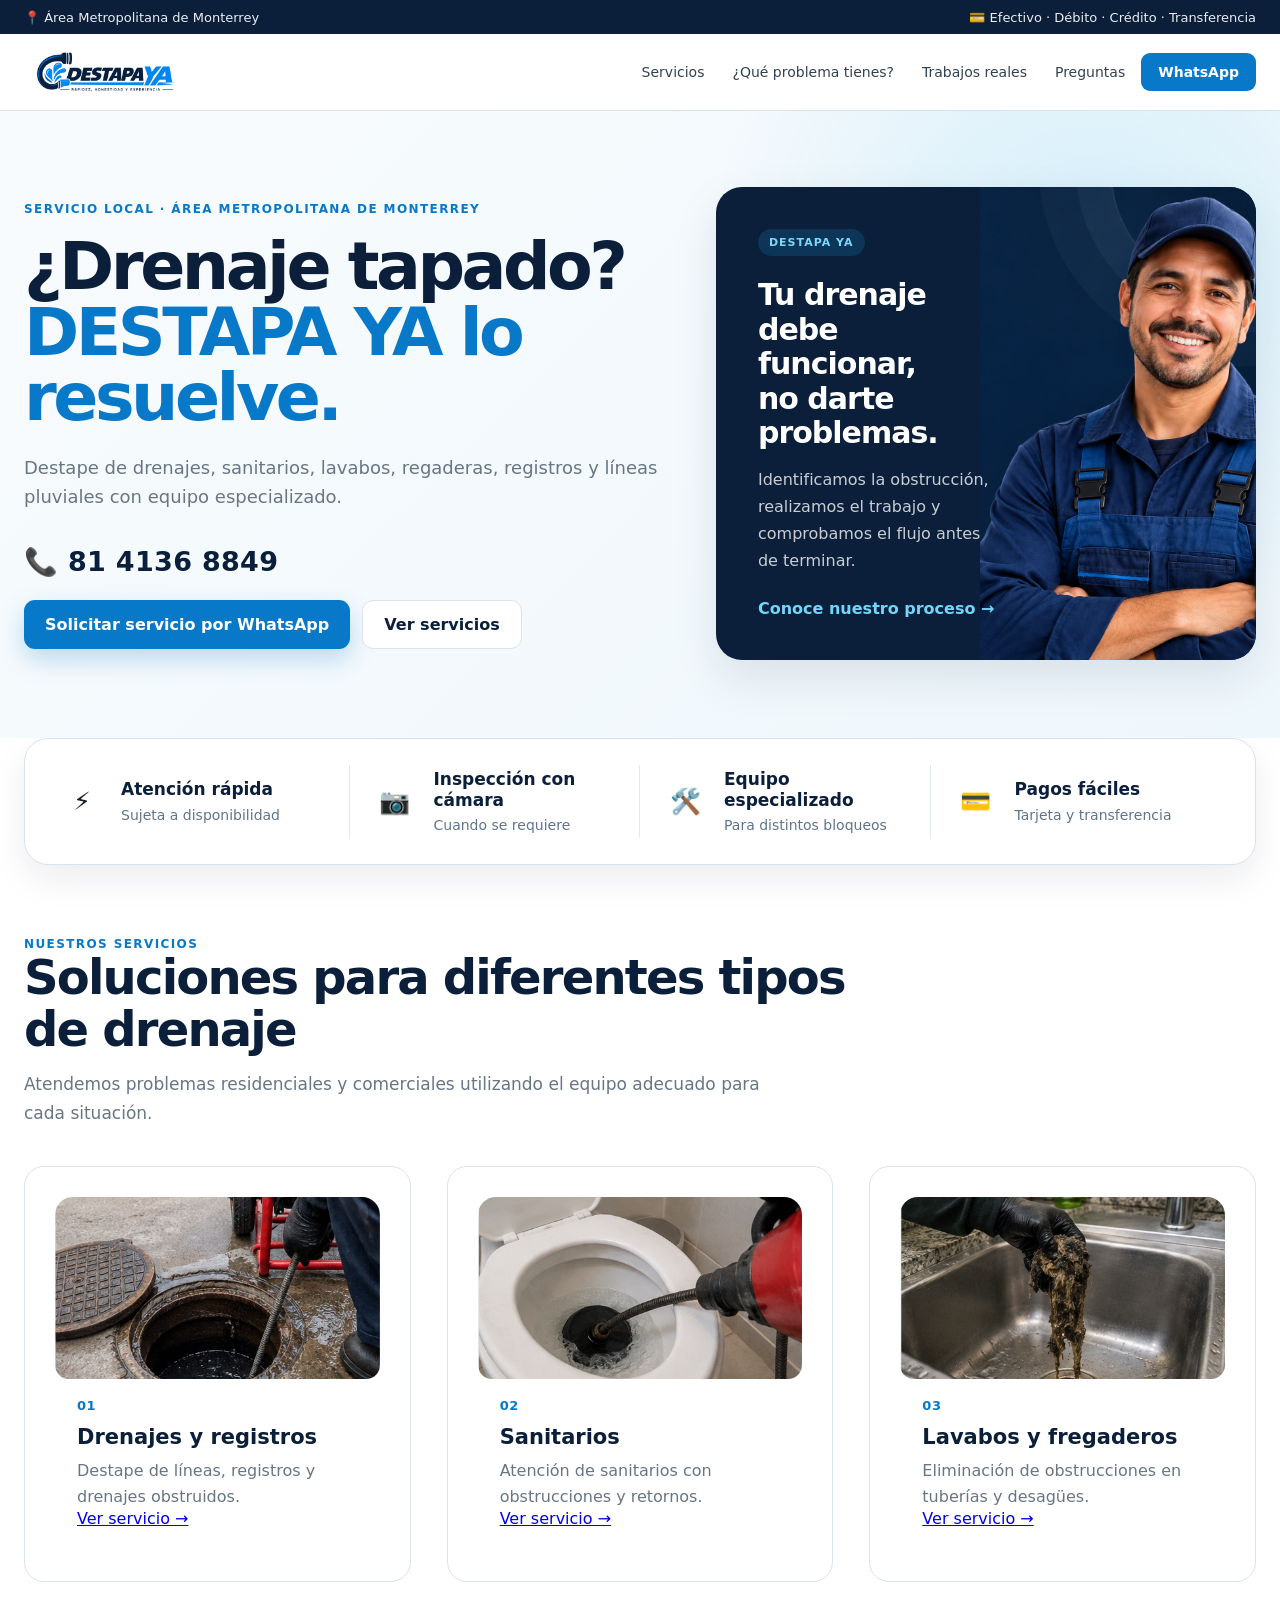
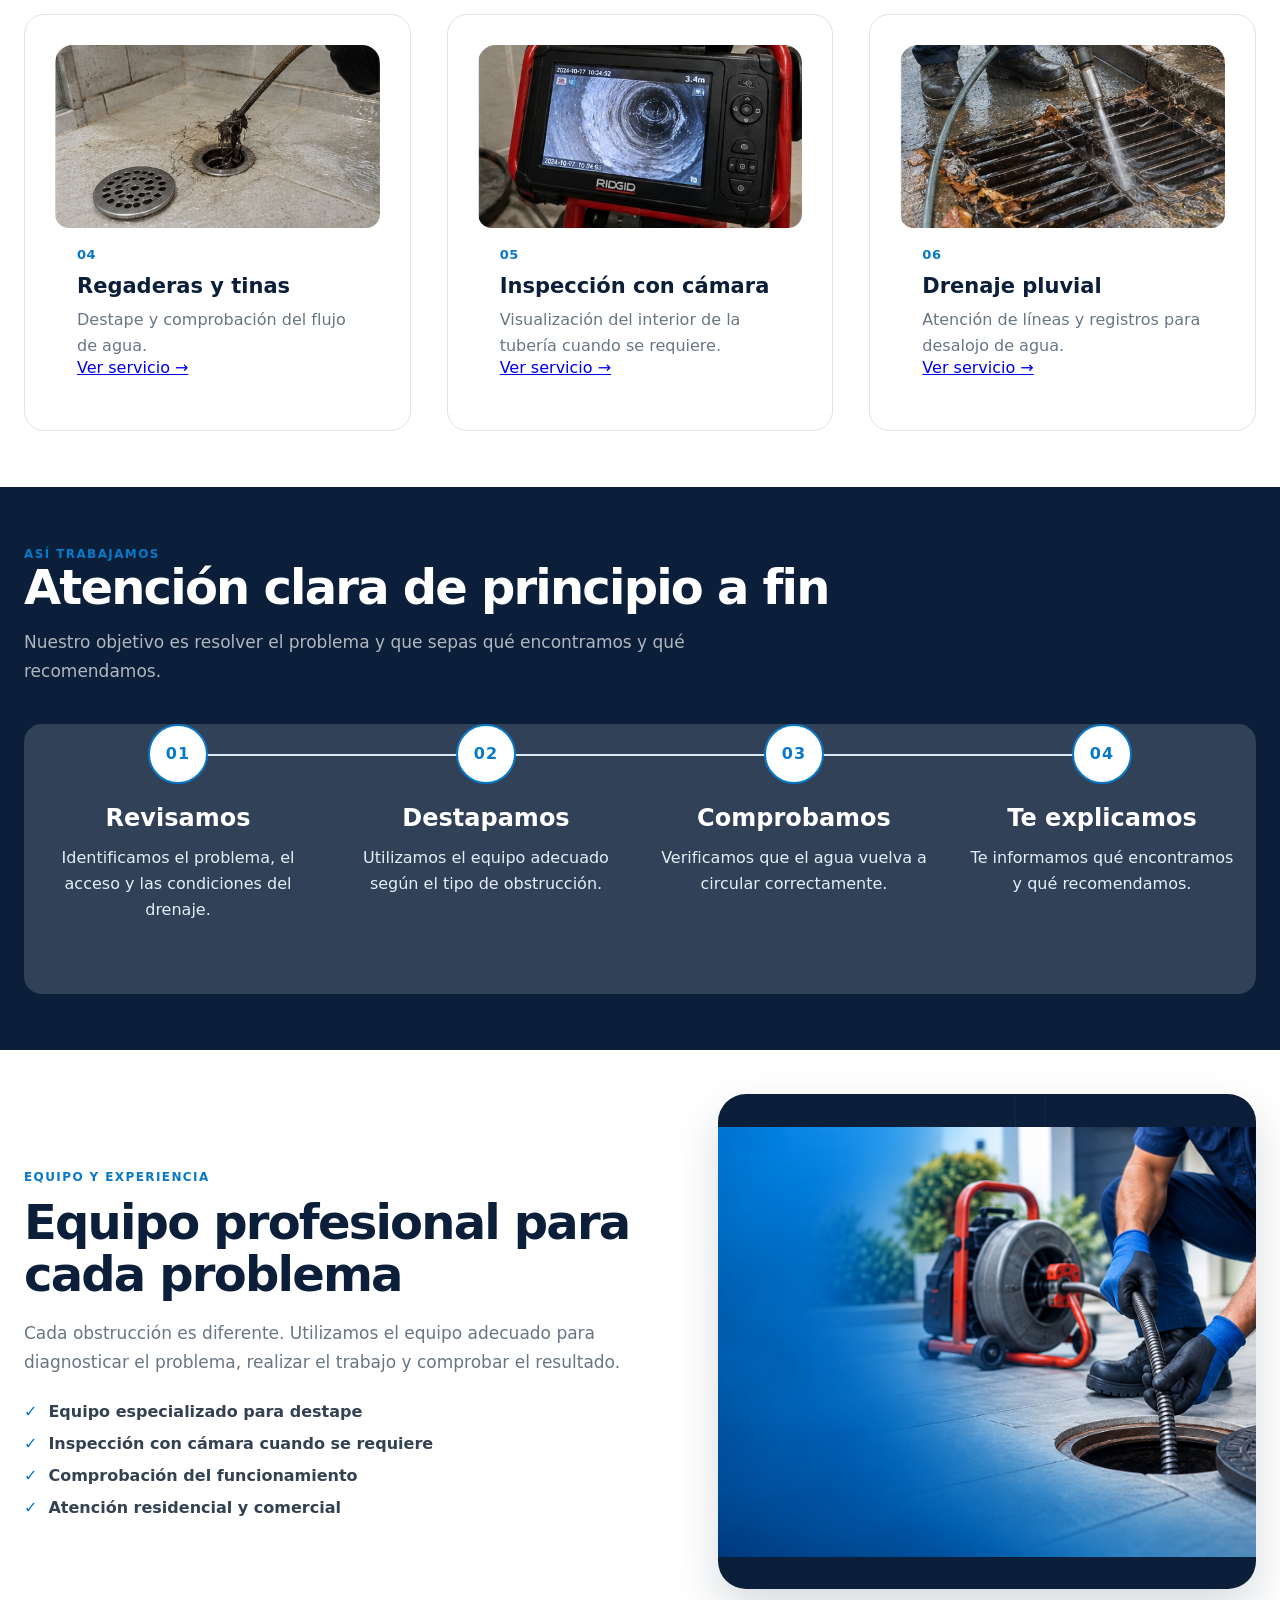
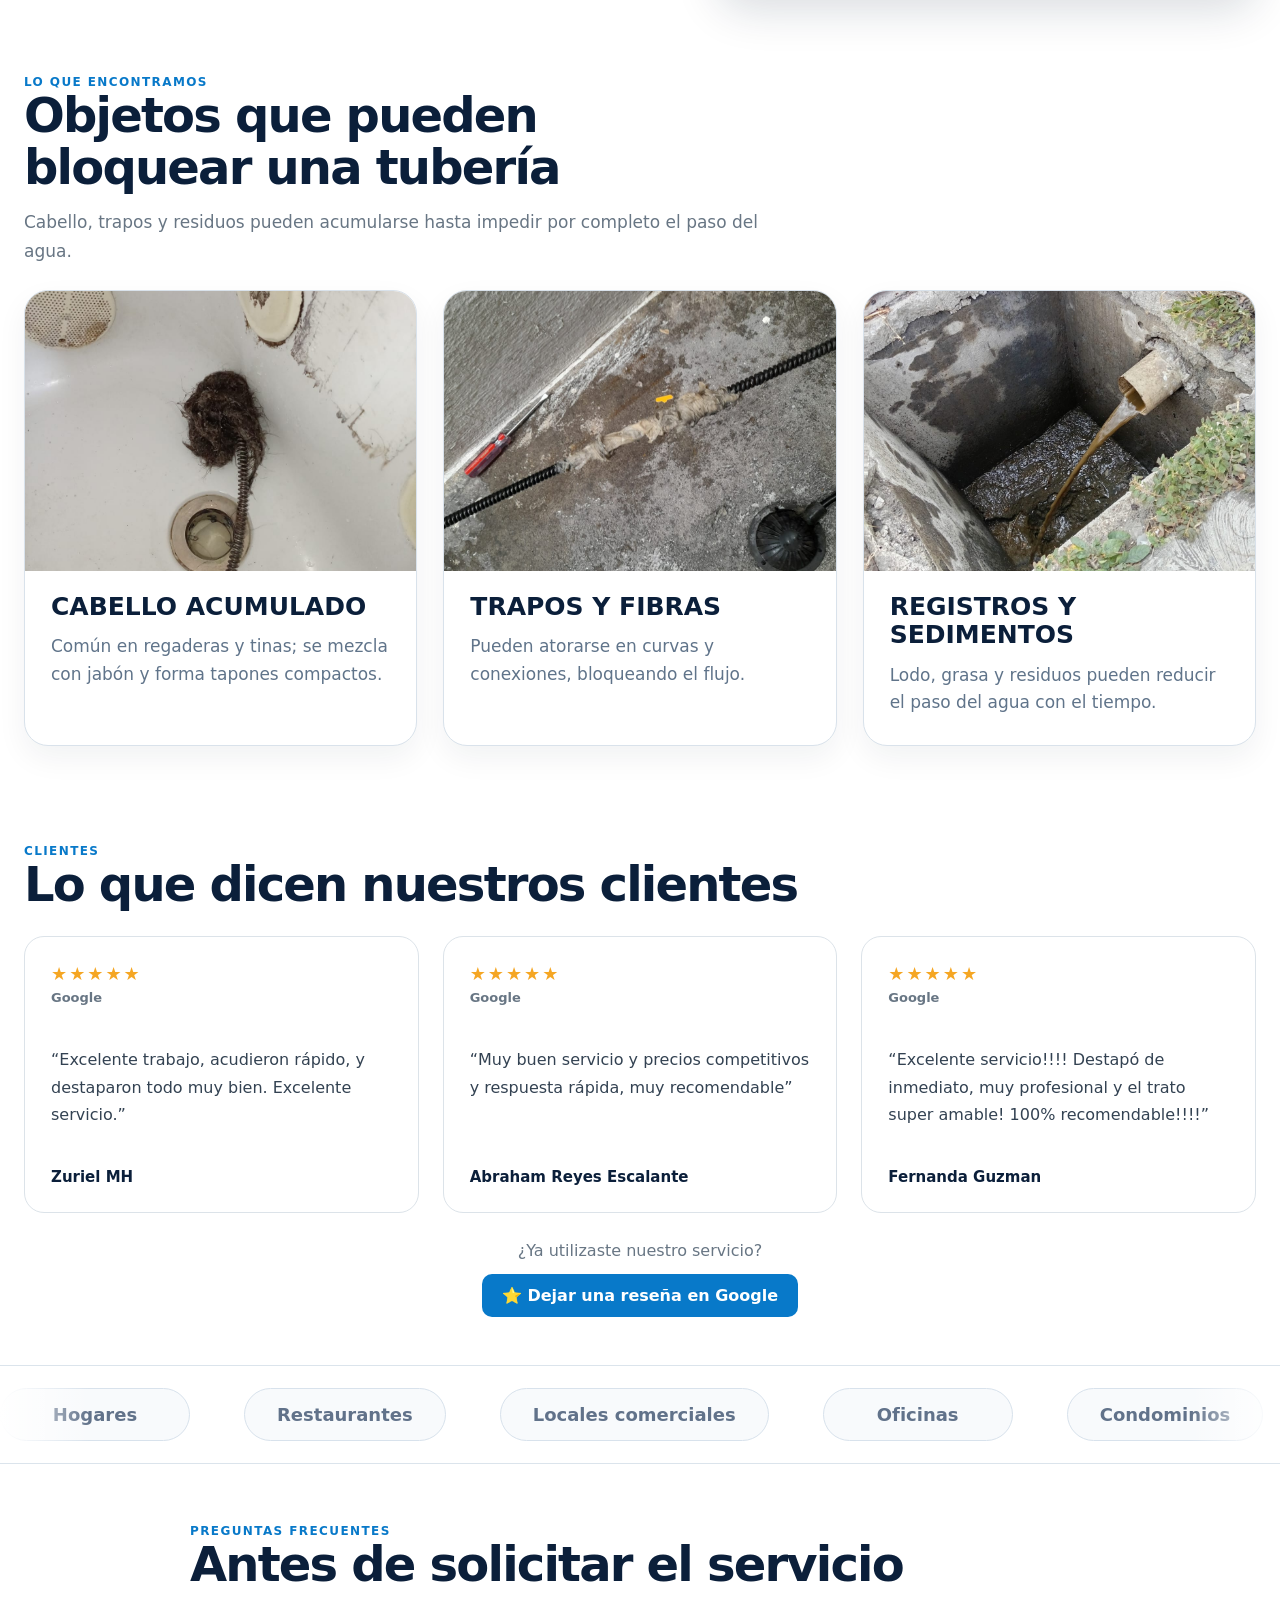
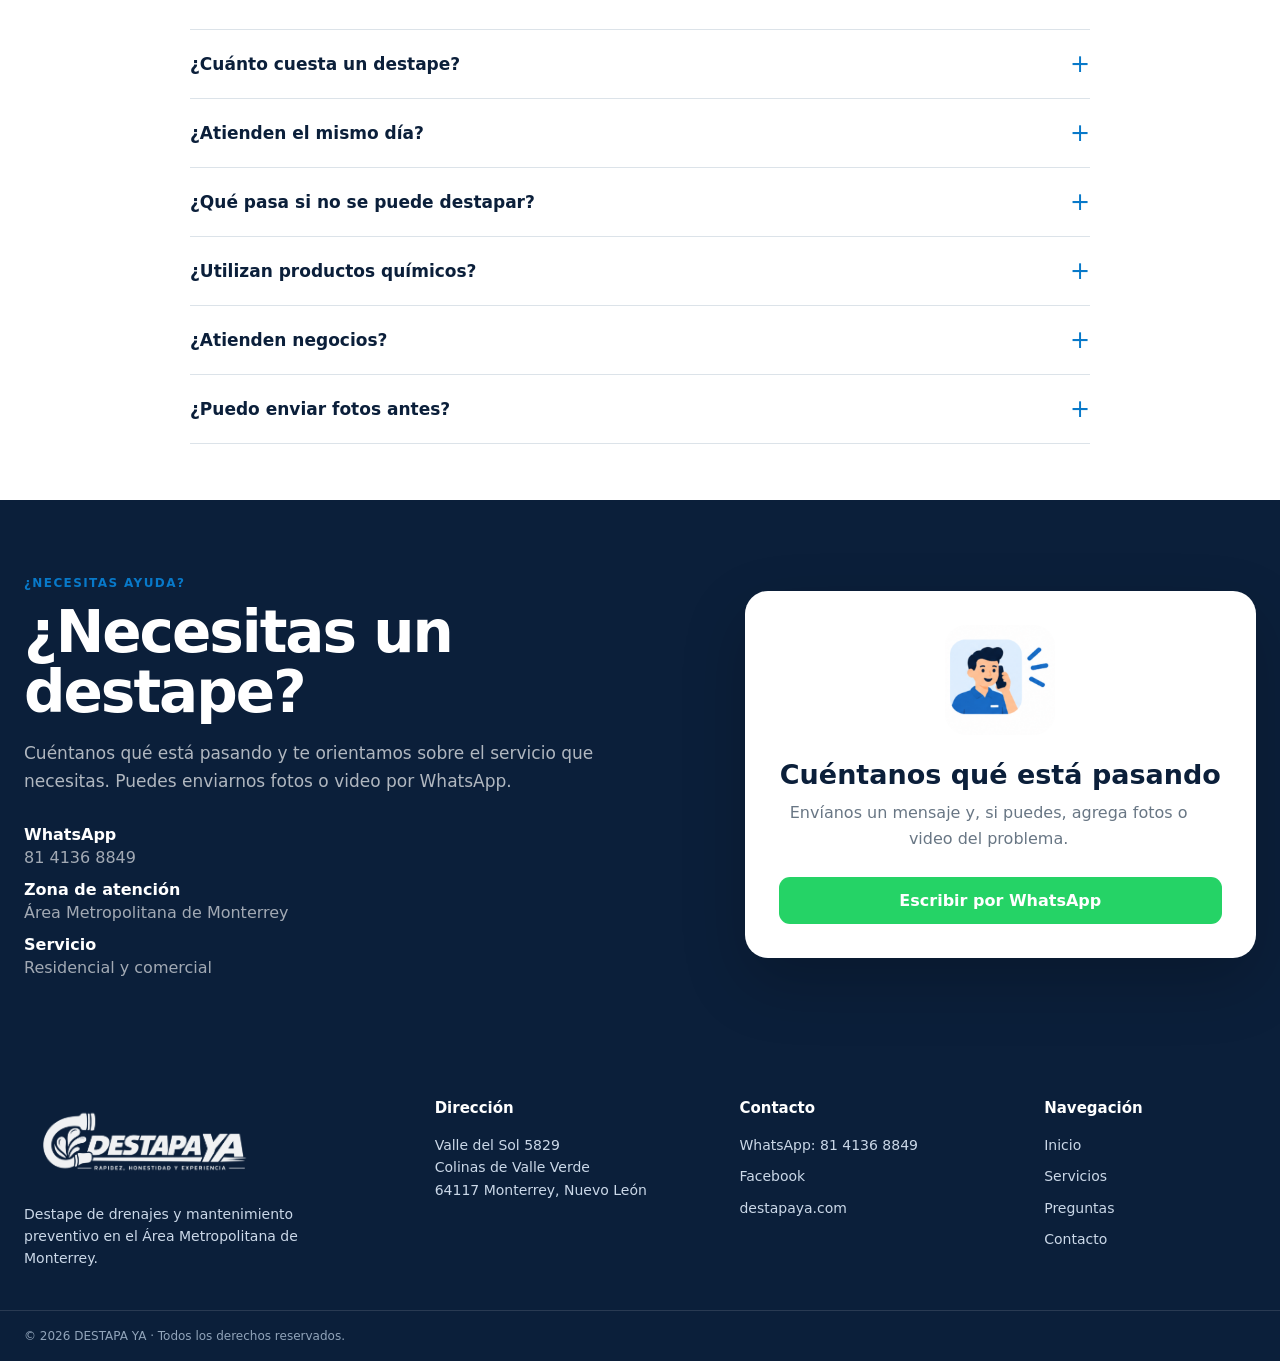
<file: index.html>
<!doctype html>
<html lang="es-MX">
  <head>
    <meta charset="UTF-8" />
    <link rel="icon" type="image/svg+xml" href="/favicon.svg" />
    <meta name="theme-color" content="#0D1B3D" />
    <meta name="viewport" content="width=device-width, initial-scale=1.0" />
    <title>Destape de Drenajes en Monterrey | DESTAPA YA</title>
    <meta
      name="description"
      content="Destape de drenajes en Monterrey y Área Metropolitana. Sanitarios, lavabos, fregaderos, regaderas, registros, drenaje pluvial e inspección con cámara."
    />
    <meta name="robots" content="index, follow, max-image-preview:large" />
    <link rel="canonical" href="https://destapaya.com/" />

    <meta property="og:type" content="website" />
    <meta property="og:locale" content="es_MX" />
    <meta property="og:site_name" content="DESTAPA YA" />
    <meta property="og:title" content="Destape de Drenajes en Monterrey | DESTAPA YA" />
    <meta
      property="og:description"
      content="Servicio de destape de drenajes en Monterrey y Área Metropolitana, con equipo especializado e inspección con cámara."
    />
    <meta property="og:url" content="https://destapaya.com/" />
    <meta property="og:image" content="https://destapaya.com/confianza/logo-destapa-ya-header.png" />
    <meta property="og:image:alt" content="DESTAPA YA - Soluciones en drenajes" />

    <meta name="twitter:card" content="summary_large_image" />
    <meta name="twitter:title" content="Destape de Drenajes en Monterrey | DESTAPA YA" />
    <meta
      name="twitter:description"
      content="Destape de drenajes, sanitarios, lavabos, regaderas, registros y drenaje pluvial en Monterrey y Área Metropolitana."
    />
    <meta name="twitter:image" content="https://destapaya.com/confianza/logo-destapa-ya-header.png" />

    <script type="application/ld+json">
      {
        "@context": "https://schema.org",
        "@graph": [
          {
            "@type": "LocalBusiness",
            "@id": "https://destapaya.com/#business",
            "name": "DESTAPA YA",
            "url": "https://destapaya.com/",
            "telephone": "+52 81 4136 8849",
            "image": "https://destapaya.com/confianza/logo-destapa-ya-header.png",
            "logo": "https://destapaya.com/confianza/logo-destapa-ya-header.png",
            "description": "Servicio de destape de drenajes y mantenimiento preventivo en el Área Metropolitana de Monterrey.",
            "address": {
              "@type": "PostalAddress",
              "streetAddress": "Valle del Sol 5829, Colinas de Valle Verde",
              "addressLocality": "Monterrey",
              "addressRegion": "Nuevo León",
              "postalCode": "64117",
              "addressCountry": "MX"
            },
            "areaServed": [
              { "@type": "City", "name": "Monterrey" },
              { "@type": "City", "name": "San Nicolás de los Garza" },
              { "@type": "City", "name": "Guadalupe" },
              { "@type": "City", "name": "Apodaca" },
              { "@type": "City", "name": "General Escobedo" },
              { "@type": "City", "name": "Santa Catarina" },
              { "@type": "City", "name": "San Pedro Garza García" }
            ],
            "sameAs": [
              "https://www.facebook.com/profile.php?id=61590117905234"
            ],
            "knowsAbout": [
              "Destape de drenajes",
              "Destape de sanitarios",
              "Destape de lavabos y fregaderos",
              "Destape de regaderas y tinas",
              "Inspección de drenajes con cámara",
              "Drenaje pluvial"
            ]
          },
          {
            "@type": "WebSite",
            "@id": "https://destapaya.com/#website",
            "url": "https://destapaya.com/",
            "name": "DESTAPA YA",
            "inLanguage": "es-MX",
            "publisher": { "@id": "https://destapaya.com/#business" }
          }
        ]
      }
    </script>
    <script type="module" crossorigin src="/assets/index-DKmuc9nK.js"></script>
    <link rel="stylesheet" crossorigin href="/assets/index-CAGH8Vyy.css">
  </head>
  <body>
    <div id="root"></div>
  </body>
</html>
</file>
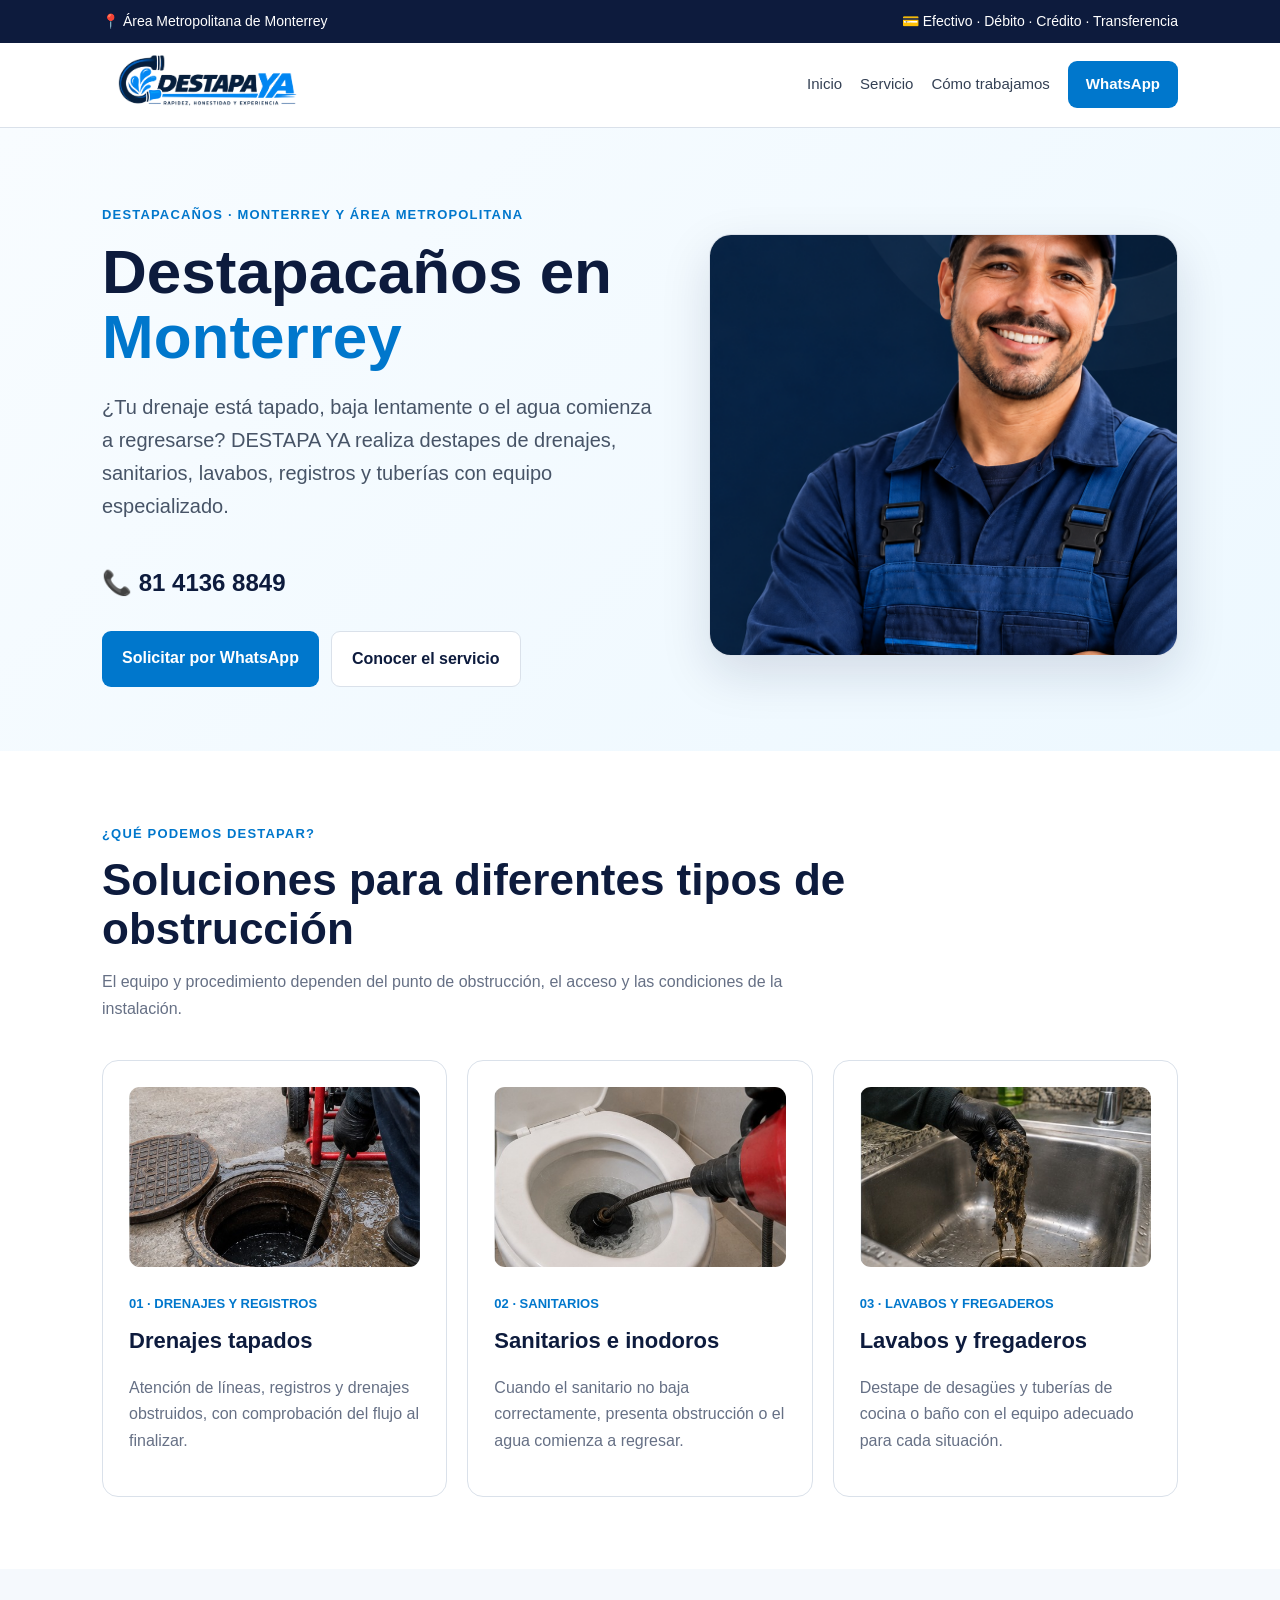
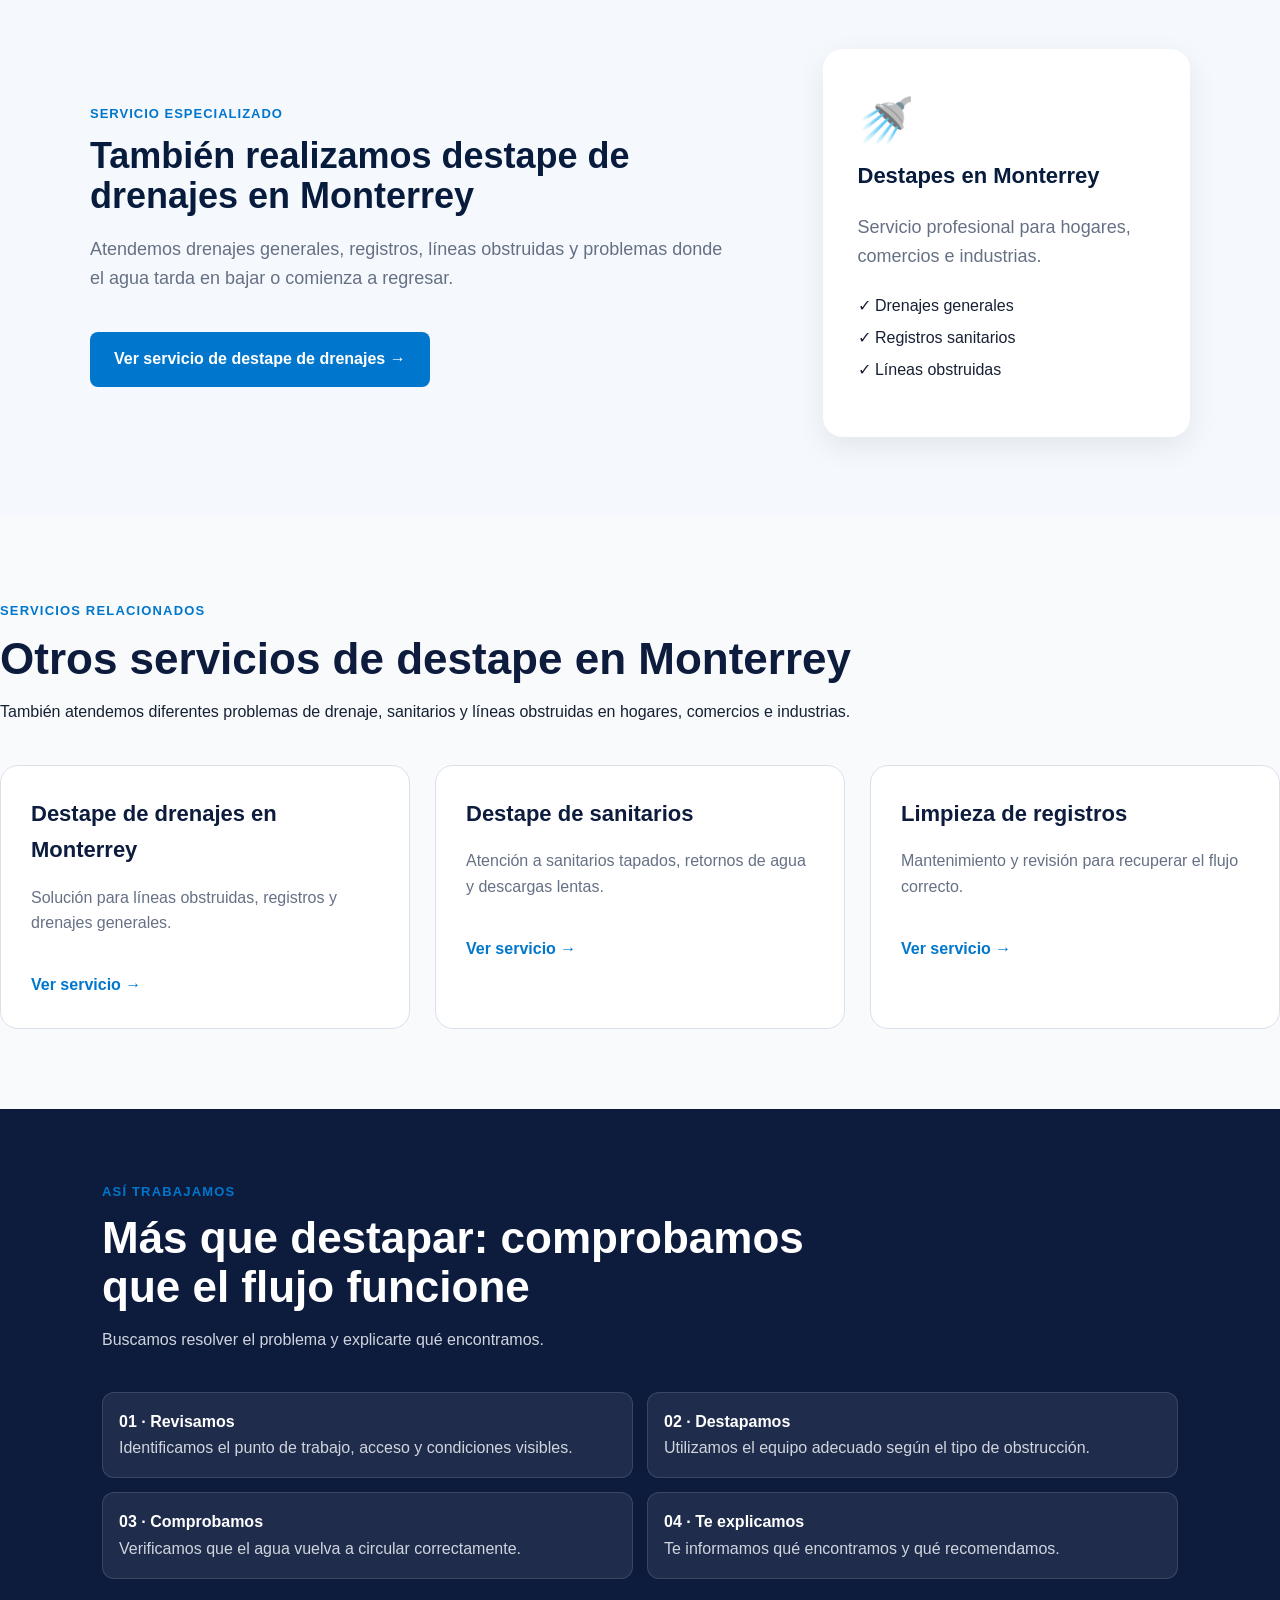
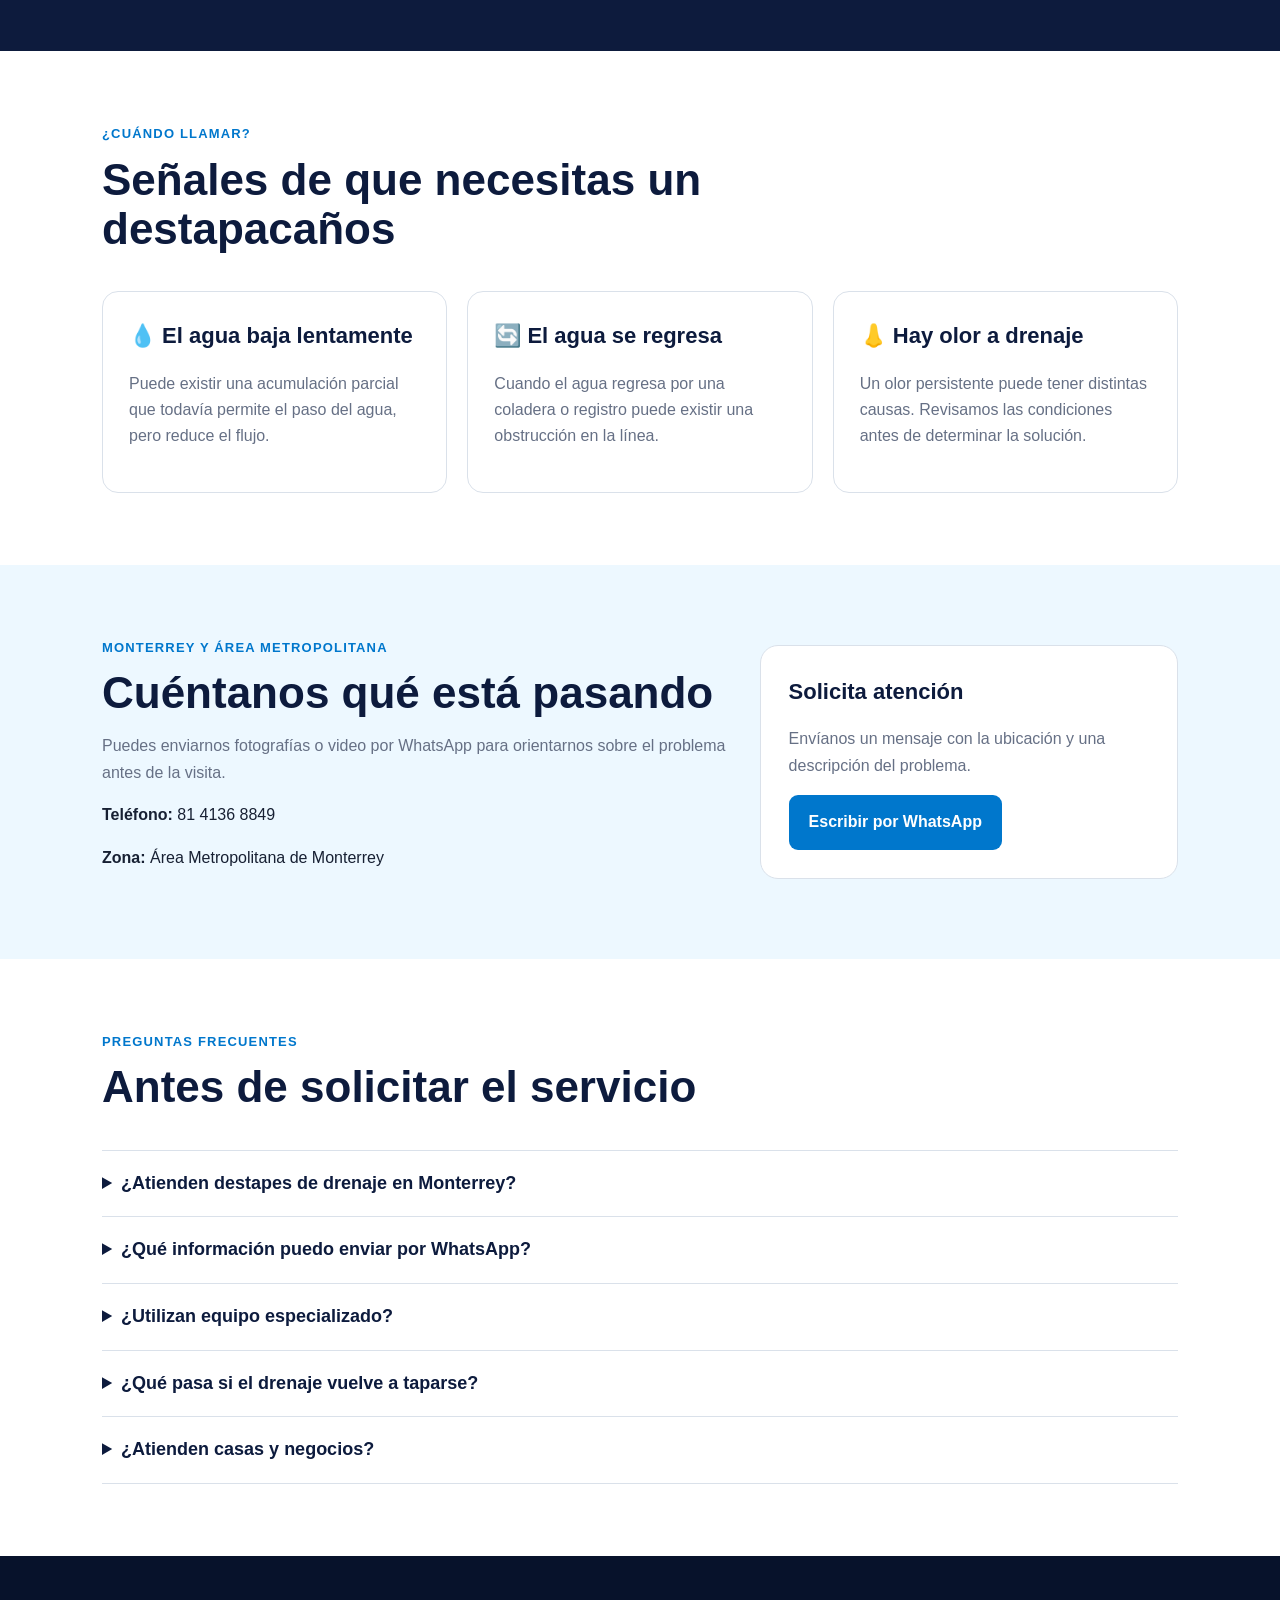
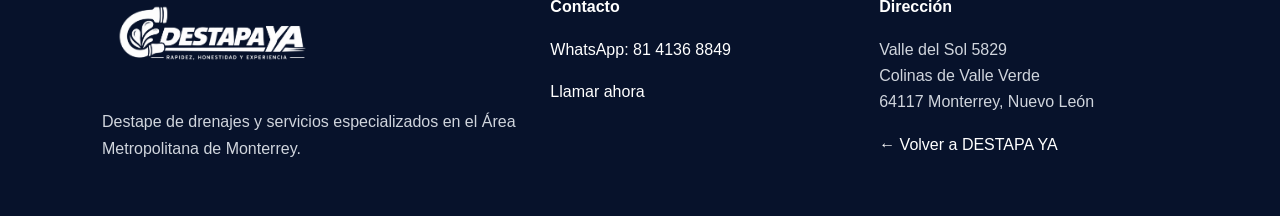
<file: destapacanos-monterrey/index.html>
<!doctype html>
<html lang="es-MX">
<head>
  <meta charset="utf-8">
  <meta name="viewport" content="width=device-width, initial-scale=1">
  <title>Destapacaños en Monterrey | DESTAPA YA</title>
  <meta name="description" content="Destapacaños en Monterrey y Área Metropolitana. Destape de drenajes, sanitarios, lavabos, registros y tuberías con equipo especializado. Solicita atención por WhatsApp.">
  <meta name="robots" content="index, follow, max-image-preview:large">
  <link rel="canonical" href="https://destapaya.com/destapacanos-monterrey/">
  <link rel="icon" type="image/svg+xml" href="/favicon.svg">

  <meta property="og:type" content="website">
  <meta property="og:locale" content="es_MX">
  <meta property="og:url" content="https://destapaya.com/destapacanos-monterrey/">
  <meta property="og:title" content="Destapacaños en Monterrey | DESTAPA YA">
  <meta property="og:description" content="Servicio profesional de destapacaños en Monterrey y Área Metropolitana para drenajes, sanitarios, lavabos, registros y tuberías.">
  <meta property="og:image" content="https://destapaya.com/confianza/plomero-destapa-ya.png">
  <meta property="og:site_name" content="DESTAPA YA">

  <style>
    :root{
      --navy:#0D1B3D; --blue:#0077CC; --light:#EDF8FF; --text:#172033;
      --muted:#667085; --border:#DAE1EA; --bg:#F8FAFC; --white:#fff;
    }
    *{box-sizing:border-box}
    html{scroll-behavior:smooth}
    body{margin:0;font-family:Inter,Arial,sans-serif;color:var(--text);background:var(--white);line-height:1.65}
    a{text-decoration:none;color:inherit}
    .top{background:var(--navy);color:#fff;font-size:14px}
    .top .wrap{display:flex;justify-content:space-between;gap:20px;padding:10px 22px}
    .wrap{max-width:1120px;margin:auto;padding-left:22px;padding-right:22px}
    header{border-bottom:1px solid var(--border);background:#fff;position:sticky;top:0;z-index:5}
    .header{min-height:76px;display:flex;align-items:center;justify-content:space-between;gap:24px}
    .logo{width:210px;max-width:55vw;height:auto}
    .nav{display:flex;align-items:center;gap:18px;font-size:15px;color:#344054}
    .nav a:hover{color:var(--blue)}
    .cta{background:var(--blue);color:#fff;padding:11px 18px;border-radius:9px;font-weight:700}
    .hero{background:linear-gradient(135deg,#F8FCFF 0%,#EDF8FF 100%);padding:76px 0 64px}
    .hero-grid{display:grid;grid-template-columns:1.08fr .92fr;align-items:center;gap:56px}
    .eyebrow,.label{color:var(--blue);font-weight:800;font-size:13px;letter-spacing:.09em}
    h1{font-size:clamp(38px,5vw,62px);line-height:1.05;margin:14px 0 22px;color:var(--navy)}
    h1 span{color:var(--blue)}
    .lead{font-size:20px;color:#475467;max-width:690px}
    .actions{display:flex;flex-wrap:wrap;gap:12px;margin-top:28px}
    .button{display:inline-block;padding:14px 20px;border-radius:9px;font-weight:800}
    .primary{background:var(--blue);color:#fff}
    .secondary{border:1px solid var(--border);background:#fff;color:var(--navy)}
    .phone{display:inline-block;margin-top:20px;font-size:24px;font-weight:900;color:var(--navy)}
    .hero-img{background:#fff;border-radius:22px;overflow:hidden;box-shadow:0 18px 50px rgba(13,27,61,.13);border:1px solid var(--border)}
    .hero-img img{display:block;width:100%;height:420px;object-fit:cover;object-position:center}
    section{padding:72px 0}
    .heading{max-width:760px;margin-bottom:38px}
    h2{font-size:clamp(30px,4vw,44px);line-height:1.12;color:var(--navy);margin:10px 0 14px}
    h3{font-size:22px;color:var(--navy);margin:0 0 8px}
    .muted{color:var(--muted)}
    .grid{display:grid;grid-template-columns:repeat(3,1fr);gap:20px}
    .card{border:1px solid var(--border);border-radius:16px;padding:26px;background:#fff}
    .card img{width:100%;height:180px;object-fit:cover;border-radius:11px;margin-bottom:18px}
    .number{font-size:13px;font-weight:900;color:var(--blue);margin-bottom:8px}
    .band{background:var(--navy);color:#fff}
    .band h2,.band h3{color:#fff}
    .band .muted{color:#D0D5DD}
    .checks{display:grid;grid-template-columns:repeat(2,1fr);gap:14px;margin-top:24px}
    .check{background:rgba(255,255,255,.08);border:1px solid rgba(255,255,255,.12);padding:16px;border-radius:12px}
    .faq{border-top:1px solid var(--border)}
    details{border-bottom:1px solid var(--border);padding:18px 0}
    summary{cursor:pointer;font-weight:800;color:var(--navy);font-size:18px}
    details p{color:var(--muted);margin:12px 0 0}
    .contact{background:var(--light)}
    .contact-box{display:grid;grid-template-columns:1.2fr .8fr;gap:30px;align-items:center}
    .contact-card{background:#fff;border:1px solid var(--border);border-radius:18px;padding:28px}
    footer{background:#07122B;color:#D0D5DD;padding:38px 0}
    footer .footer-grid{display:grid;grid-template-columns:1.4fr 1fr 1fr;gap:30px}
    footer img{width:220px;filter:brightness(0) invert(1);margin-bottom:12px}
    footer h4{color:#fff;margin:0 0 10px}
    footer a{color:#fff}
    @media(max-width:800px){
      .nav a:not(.cta){display:none}
      .top .wrap{display:block}
      .hero-grid,.contact-box{grid-template-columns:1fr}
      .grid{grid-template-columns:1fr}
      .checks{grid-template-columns:1fr}
      .hero-img img{height:330px}
      footer .footer-grid{grid-template-columns:1fr}
      .header{min-height:68px}
    }
    .related-service{
  padding:80px 0;
  background:#f5f9fd;
}

.related-grid{
  max-width:1120px;
  margin:auto;
}

.related-service h2{
  font-size:36px;
  color:#071b3d;
  max-width:650px;
}

.related-service p{
  max-width:650px;
  color:#667085;
  font-size:18px;
}

.related-service a{
  display:inline-block;
  margin-top:20px;
  background:#0077cc;
  color:white;
  padding:14px 24px;
  border-radius:8px;
  font-weight:700;
}
.related-container{
max-width:1100px;
margin:auto;
display:grid;
grid-template-columns:1.3fr .7fr;
gap:50px;
align-items:center;
}

.related-content span{
color:#0077cc;
font-weight:700;
font-size:13px;
letter-spacing:1px;
}

.related-card{
background:white;
padding:35px;
border-radius:20px;
box-shadow:0 10px 30px rgba(0,0,0,.08);
}

.related-card .icon{
font-size:45px;
}

.related-card h3{
color:#071b3d;
}

.related-card ul{
padding:0;
list-style:none;
line-height:2;
}


@media(max-width:768px){

.related-container{
grid-template-columns:1fr;
}

}
.services-related{
padding:80px 0;
background:#f8fafc;
}


.services-related-grid{
display:grid;
grid-template-columns:repeat(3,1fr);
gap:25px;
margin-top:40px;
}


.related-box{
background:white;
border:1px solid #dae1ea;
border-radius:18px;
padding:30px;
}


.related-box h3{
color:#0d1b3d;
font-size:22px;
margin-bottom:15px;
}


.related-box p{
color:#667085;
line-height:1.6;
}


.related-box a{
display:inline-block;
margin-top:20px;
color:#0077cc;
font-weight:700;
}


@media(max-width:768px){

.services-related-grid{
grid-template-columns:1fr;
}

}
  </style>

  <script type="application/ld+json">
  {
    "@context":"https://schema.org",
    "@type":"Service",
    "@id":"https://destapaya.com/destapacanos-monterrey/#service",
    "name":"Servicio de destapacaños en Monterrey",
    "serviceType":"Destape de drenajes y tuberías",
    "provider":{
      "@type":"Plumber",
      "@id":"https://destapaya.com/#business",
      "name":"DESTAPA YA",
      "url":"https://destapaya.com/",
      "telephone":"+52 81 4136 8849",
      "image":"https://destapaya.com/confianza/logo-destapa-ya-header.png",
      "address":{
        "@type":"PostalAddress",
        "streetAddress":"Valle del Sol 5829, Colinas de Valle Verde",
        "addressLocality":"Monterrey",
        "addressRegion":"Nuevo León",
        "postalCode":"64117",
        "addressCountry":"MX"
      }
    },
    "areaServed":[
      {"@type":"City","name":"Monterrey"},
      {"@type":"City","name":"San Nicolás de los Garza"},
      {"@type":"City","name":"Guadalupe"},
      {"@type":"City","name":"Apodaca"},
      {"@type":"City","name":"General Escobedo"},
      {"@type":"City","name":"Santa Catarina"},
      {"@type":"City","name":"San Pedro Garza García"}
    ],
    "url":"https://destapaya.com/destapacanos-monterrey/"
  }
  </script>

  <script type="application/ld+json">
  {
    "@context":"https://schema.org",
    "@type":"BreadcrumbList",
    "itemListElement":[
      {"@type":"ListItem","position":1,"name":"Inicio","item":"https://destapaya.com/"},
      {"@type":"ListItem","position":2,"name":"Destapacaños en Monterrey","item":"https://destapaya.com/destapacanos-monterrey/"}
    ]
  }
  </script>
  
</head>

<body>
  <div class="top"><div class="wrap"><span>📍 Área Metropolitana de Monterrey</span><span>💳 Efectivo · Débito · Crédito · Transferencia</span></div></div>

  <header>
    <div class="wrap header">
      <a href="/" aria-label="DESTAPA YA - Inicio">
        <img class="logo" src="/confianza/logo-destapa-ya-header.png" alt="DESTAPA YA">
      </a>
      <nav class="nav">
        <a href="/">Inicio</a>
        <a href="#servicio">Servicio</a>
        <a href="#proceso">Cómo trabajamos</a>
        <a class="cta" href="https://wa.me/528141368849" target="_blank" rel="noopener">WhatsApp</a>
      </nav>
    </div>
  </header>

  <main>
    <section class="hero">
      <div class="wrap hero-grid">
        <div>
          <div class="eyebrow">DESTAPACAÑOS · MONTERREY Y ÁREA METROPOLITANA</div>
          <h1>Destapacaños en <span>Monterrey</span></h1>
          <p class="lead">¿Tu drenaje está tapado, baja lentamente o el agua comienza a regresarse? DESTAPA YA realiza destapes de drenajes, sanitarios, lavabos, registros y tuberías con equipo especializado.</p>
          <a class="phone" href="tel:+528141368849">📞 81 4136 8849</a>
          <div class="actions">
            <a class="button primary" href="https://wa.me/528141368849?text=Hola%20DESTAPA%20YA%2C%20necesito%20un%20servicio%20de%20destapa%C3%B1os." target="_blank" rel="noopener">Solicitar por WhatsApp</a>
            <a class="button secondary" href="#servicio">Conocer el servicio</a>
          </div>
        </div>
        <div class="hero-img">
          <img src="/confianza/plomero-destapa-ya.png" alt="Plomero profesional de DESTAPA YA para servicio de destape de drenajes en Monterrey" loading="eager">
        </div>
      </div>
    </section>

    <section id="servicio">
      <div class="wrap">
        <div class="heading">
          <div class="label">¿QUÉ PODEMOS DESTAPAR?</div>
          <h2>Soluciones para diferentes tipos de obstrucción</h2>
          <p class="muted">El equipo y procedimiento dependen del punto de obstrucción, el acceso y las condiciones de la instalación.</p>
        </div>
        <div class="grid">
          <article class="card">
            <img src="/servicios/01-drenajes-registros.jpg" alt="Destape de drenajes y registros en Monterrey" loading="lazy">
            <div class="number">01 · DRENAJES Y REGISTROS</div>
            <h3>Drenajes tapados</h3>
            <p class="muted">Atención de líneas, registros y drenajes obstruidos, con comprobación del flujo al finalizar.</p>
          </article>
          <article class="card">
            <img src="/servicios/02-sanitarios.jpg" alt="Destape de sanitarios en Monterrey" loading="lazy">
            <div class="number">02 · SANITARIOS</div>
            <h3>Sanitarios e inodoros</h3>
            <p class="muted">Cuando el sanitario no baja correctamente, presenta obstrucción o el agua comienza a regresar.</p>
          </article>
          <article class="card">
            <img src="/servicios/03-lavabos-fregaderos.jpg" alt="Destape de lavabos y fregaderos en Monterrey" loading="lazy">
            <div class="number">03 · LAVABOS Y FREGADEROS</div>
            <h3>Lavabos y fregaderos</h3>
            <p class="muted">Destape de desagües y tuberías de cocina o baño con el equipo adecuado para cada situación.</p>
          </article>
        </div>
      </div>
    </section>
<section class="related-service">

<div class="related-container">

<div class="related-content">

<span>SERVICIO ESPECIALIZADO</span>

<h2>
También realizamos destape de drenajes en Monterrey
</h2>

<p>
Atendemos drenajes generales, registros,
líneas obstruidas y problemas donde el agua
tarda en bajar o comienza a regresar.
</p>

<a href="#">
Ver servicio de destape de drenajes →
</a>

</div>


<div class="related-card">

<div class="icon">
🚿
</div>

<h3>
Destapes en Monterrey
</h3>

<p>
Servicio profesional para hogares,
comercios e industrias.
</p>

<ul>
<li>✓ Drenajes generales</li>
<li>✓ Registros sanitarios</li>
<li>✓ Líneas obstruidas</li>
</ul>

</div>

</div>

</section>
<section class="services-related">

<div class="container">

<span class="eyebrow">
SERVICIOS RELACIONADOS
</span>

<h2>
Otros servicios de destape en Monterrey
</h2>

<p class="related-text">
También atendemos diferentes problemas de drenaje,
sanitarios y líneas obstruidas en hogares,
comercios e industrias.
</p>


<div class="services-related-grid">


<article class="related-box">

<h3>
Destape de drenajes en Monterrey
</h3>

<p>
Solución para líneas obstruidas, registros
y drenajes generales.
</p>

<a href="/destape-drenajes-monterrey/">
Ver servicio →
</a>

</article>


<article class="related-box">

<h3>
Destape de sanitarios
</h3>

<p>
Atención a sanitarios tapados,
retornos de agua y descargas lentas.
</p>

<a href="/servicios/02-sanitarios">
Ver servicio →
</a>

</article>


<article class="related-box">

<h3>
Limpieza de registros
</h3>

<p>
Mantenimiento y revisión para recuperar
el flujo correcto.
</p>

<a href="/servicios/01-drenajes-registros">
Ver servicio →
</a>

</article>


</div>

</div>

</section>
    <section class="band" id="proceso">
      <div class="wrap">
        <div class="heading">
          <div class="label">ASÍ TRABAJAMOS</div>
          <h2>Más que destapar: comprobamos que el flujo funcione</h2>
          <p class="muted">Buscamos resolver el problema y explicarte qué encontramos.</p>
        </div>
        <div class="checks">
          <div class="check"><strong>01 · Revisamos</strong><br><span class="muted">Identificamos el punto de trabajo, acceso y condiciones visibles.</span></div>
          <div class="check"><strong>02 · Destapamos</strong><br><span class="muted">Utilizamos el equipo adecuado según el tipo de obstrucción.</span></div>
          <div class="check"><strong>03 · Comprobamos</strong><br><span class="muted">Verificamos que el agua vuelva a circular correctamente.</span></div>
          <div class="check"><strong>04 · Te explicamos</strong><br><span class="muted">Te informamos qué encontramos y qué recomendamos.</span></div>
        </div>
      </div>
    </section>

    <section>
      <div class="wrap">
        <div class="heading">
          <div class="label">¿CUÁNDO LLAMAR?</div>
          <h2>Señales de que necesitas un destapacaños</h2>
        </div>
        <div class="grid">
          <article class="card"><h3>💧 El agua baja lentamente</h3><p class="muted">Puede existir una acumulación parcial que todavía permite el paso del agua, pero reduce el flujo.</p></article>
          <article class="card"><h3>🔄 El agua se regresa</h3><p class="muted">Cuando el agua regresa por una coladera o registro puede existir una obstrucción en la línea.</p></article>
          <article class="card"><h3>👃 Hay olor a drenaje</h3><p class="muted">Un olor persistente puede tener distintas causas. Revisamos las condiciones antes de determinar la solución.</p></article>
        </div>
      </div>
    </section>

    <section class="contact" id="contacto">
      <div class="wrap contact-box">
        <div>
          <div class="label">MONTERREY Y ÁREA METROPOLITANA</div>
          <h2>Cuéntanos qué está pasando</h2>
          <p class="muted">Puedes enviarnos fotografías o video por WhatsApp para orientarnos sobre el problema antes de la visita.</p>
          <p><strong>Teléfono:</strong> <a href="tel:+528141368849">81 4136 8849</a></p>
          <p><strong>Zona:</strong> Área Metropolitana de Monterrey</p>
        </div>
        <div class="contact-card">
          <h3>Solicita atención</h3>
          <p class="muted">Envíanos un mensaje con la ubicación y una descripción del problema.</p>
          <a class="button primary" href="https://wa.me/528141368849?text=Hola%20DESTAPA%20YA%2C%20necesito%20un%20servicio%20de%20destapa%C3%B1os." target="_blank" rel="noopener">Escribir por WhatsApp</a>
        </div>
      </div>
    </section>

    <section>
      <div class="wrap">
        <div class="heading">
          <div class="label">PREGUNTAS FRECUENTES</div>
          <h2>Antes de solicitar el servicio</h2>
        </div>
        <div class="faq">
          <details>
            <summary>¿Atienden destapes de drenaje en Monterrey?</summary>
            <p>Sí. DESTAPA YA atiende servicios residenciales y comerciales en Monterrey y diferentes municipios del Área Metropolitana, sujeto a disponibilidad.</p>
          </details>
          <details>
            <summary>¿Qué información puedo enviar por WhatsApp?</summary>
            <p>Puedes enviar la ubicación, una descripción del problema y, si es posible, fotografías o video del punto afectado.</p>
          </details>
          <details>
            <summary>¿Utilizan equipo especializado?</summary>
            <p>Sí. El equipo utilizado depende del tipo de obstrucción, el acceso y las condiciones de la instalación.</p>
          </details>
          <details>
            <summary>¿Qué pasa si el drenaje vuelve a taparse?</summary>
            <p>Cuando una obstrucción se repite, puede ser conveniente revisar con mayor detalle la línea. En los casos que lo requieren contamos con inspección con cámara.</p>
          </details>
          <details>
            <summary>¿Atienden casas y negocios?</summary>
            <p>Sí. Atendemos hogares, restaurantes, locales comerciales, oficinas, condominios, escuelas y otros establecimientos.</p>
          </details>
        </div>
      </div>
    </section>
  </main>

  <footer>
    <div class="wrap footer-grid">
      <div>
        <img src="/confianza/logo-destapa-ya-header.png" alt="DESTAPA YA">
        <p>Destape de drenajes y servicios especializados en el Área Metropolitana de Monterrey.</p>
      </div>
      <div>
        <h4>Contacto</h4>
        <p><a href="https://wa.me/528141368849" target="_blank" rel="noopener">WhatsApp: 81 4136 8849</a></p>
        <p><a href="tel:+528141368849">Llamar ahora</a></p>
      </div>
      <div>
        <h4>Dirección</h4>
        <p>Valle del Sol 5829<br>Colinas de Valle Verde<br>64117 Monterrey, Nuevo León</p>
        <p><a href="/">← Volver a DESTAPA YA</a></p>
      </div>
    </div>
  </footer>
</body>
</html>
</file>
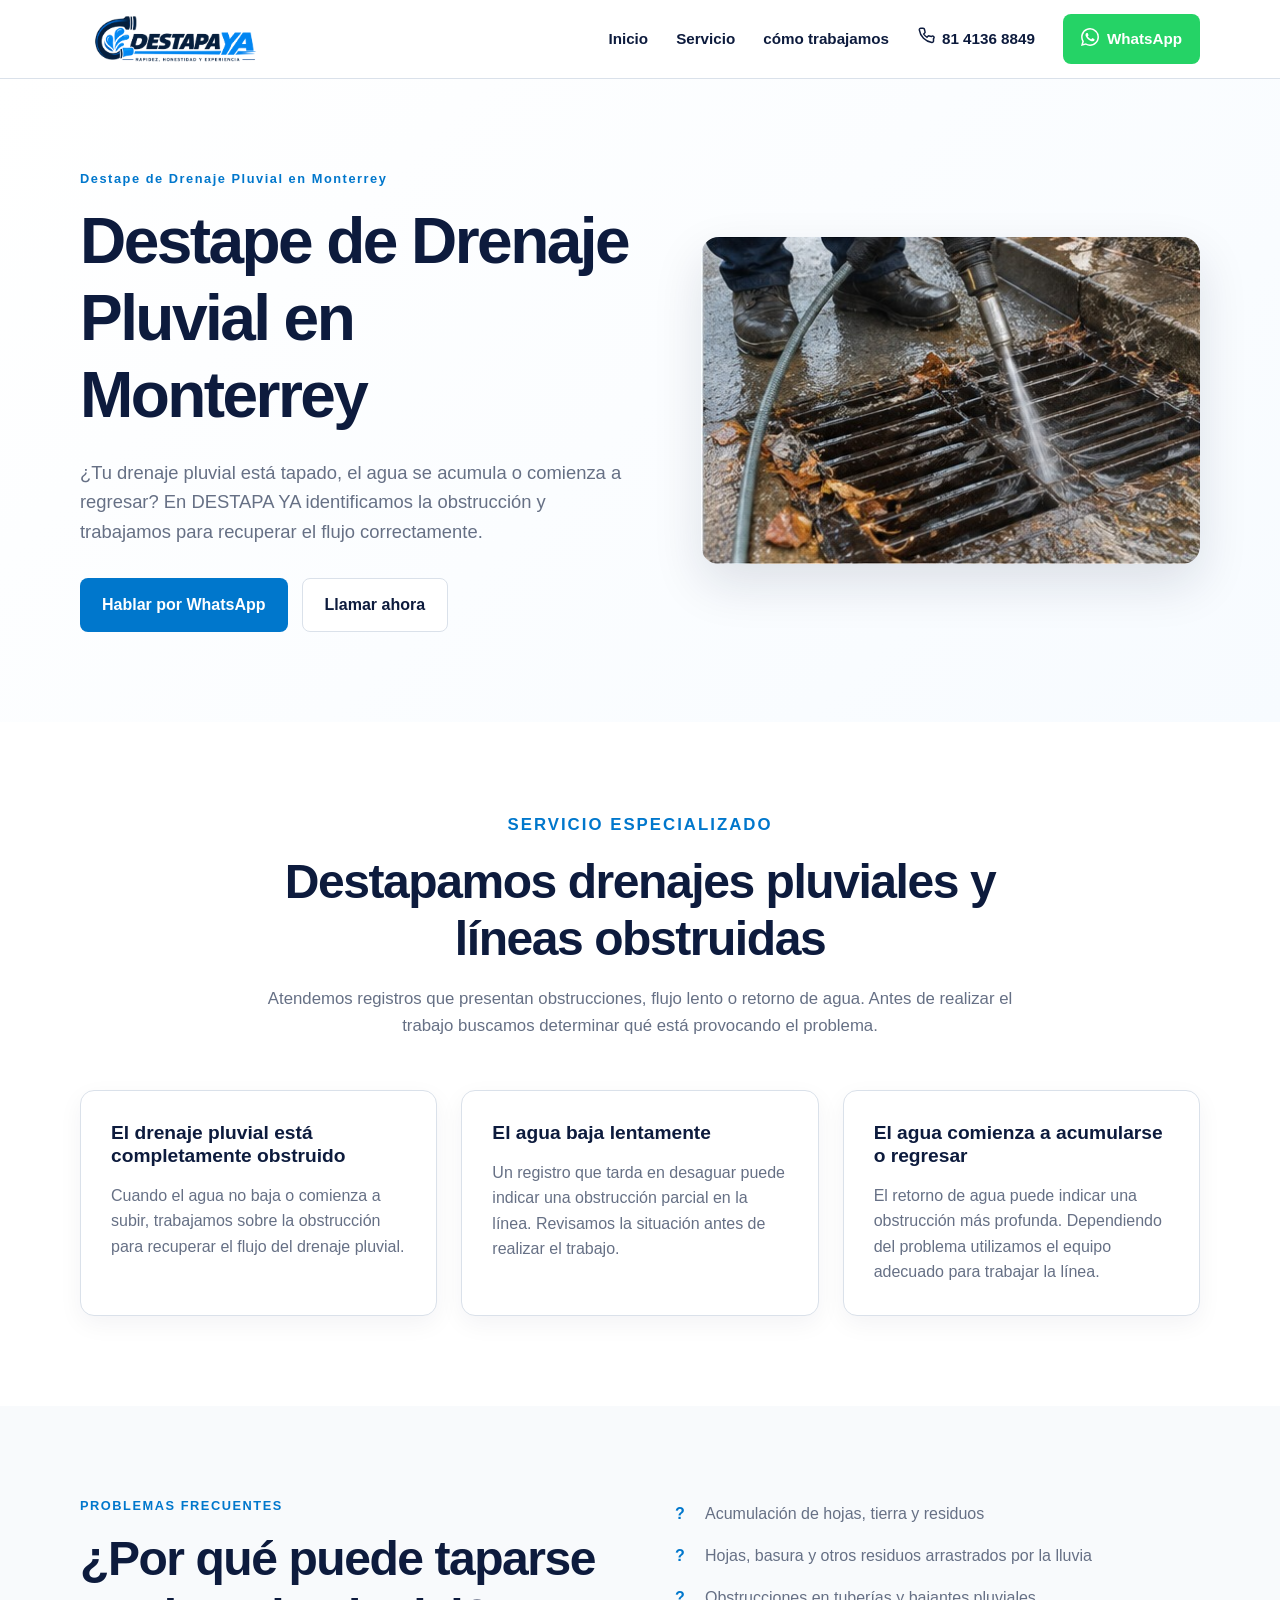
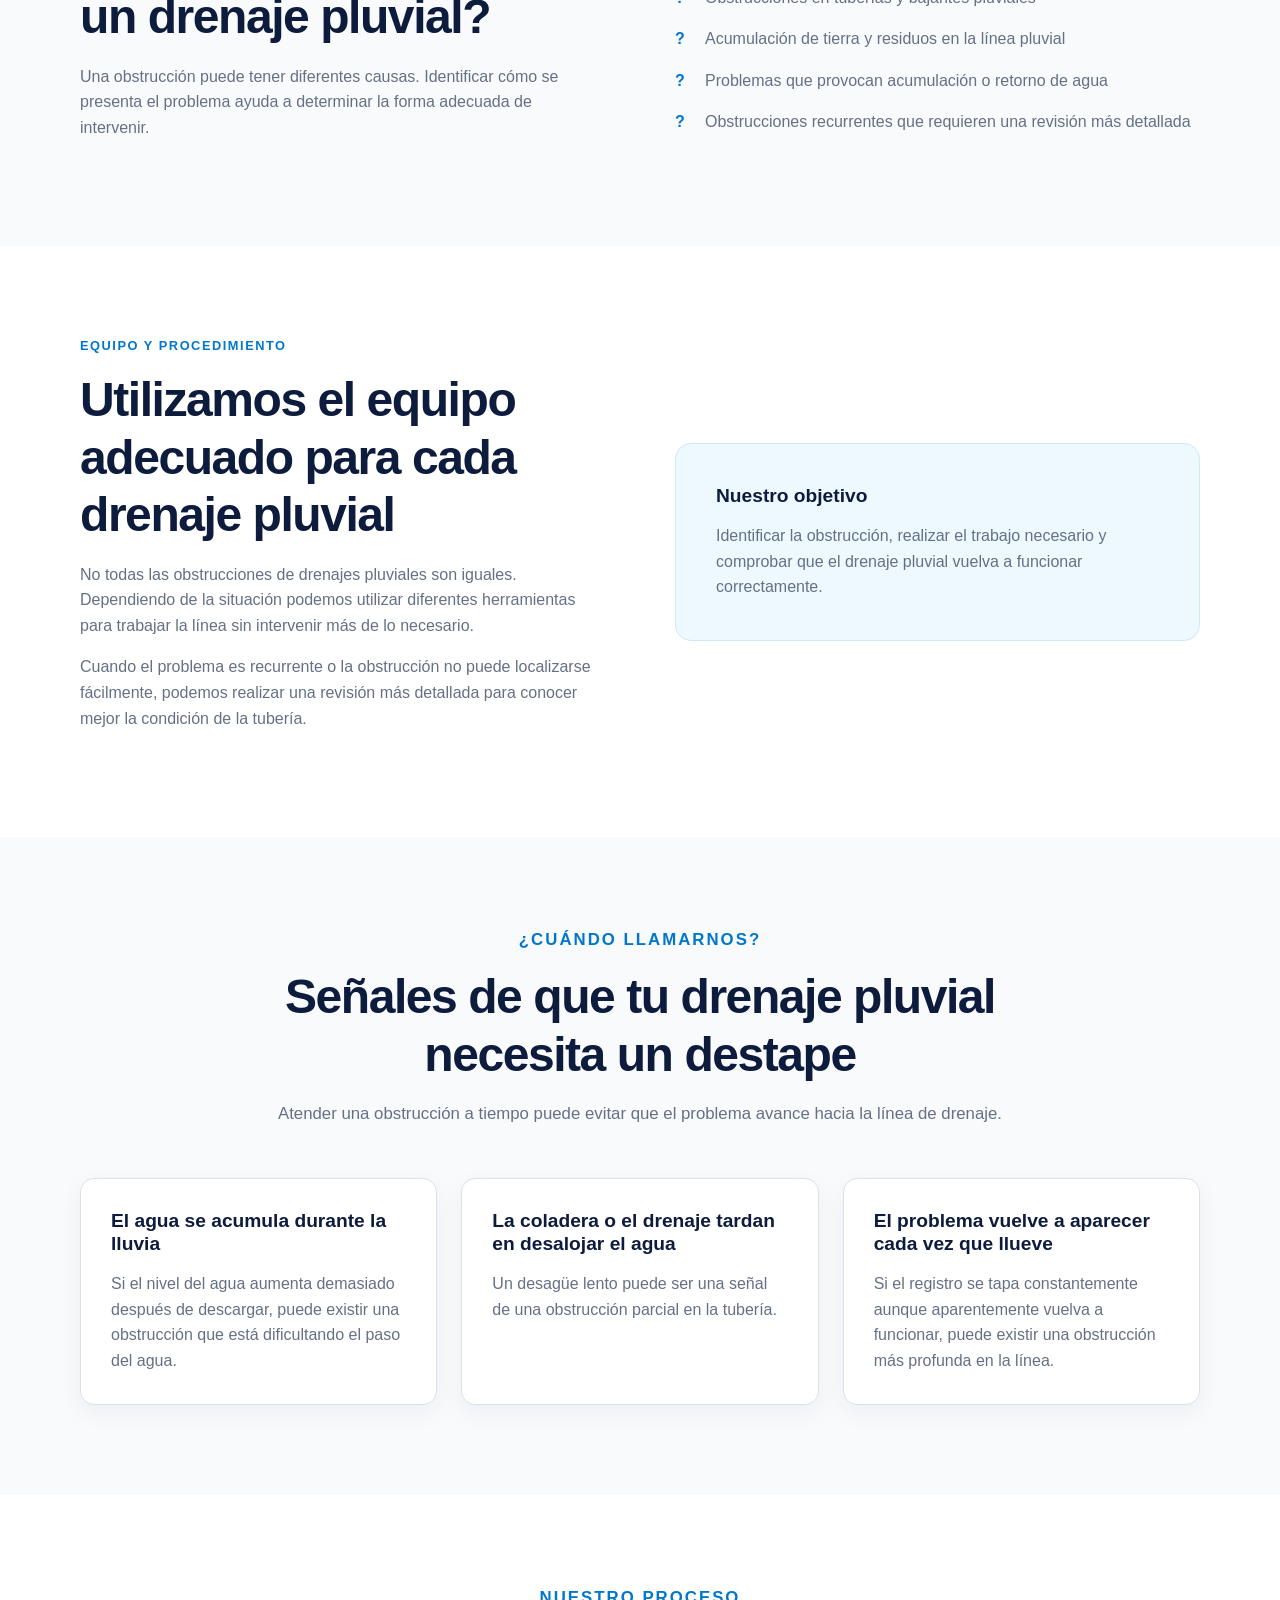
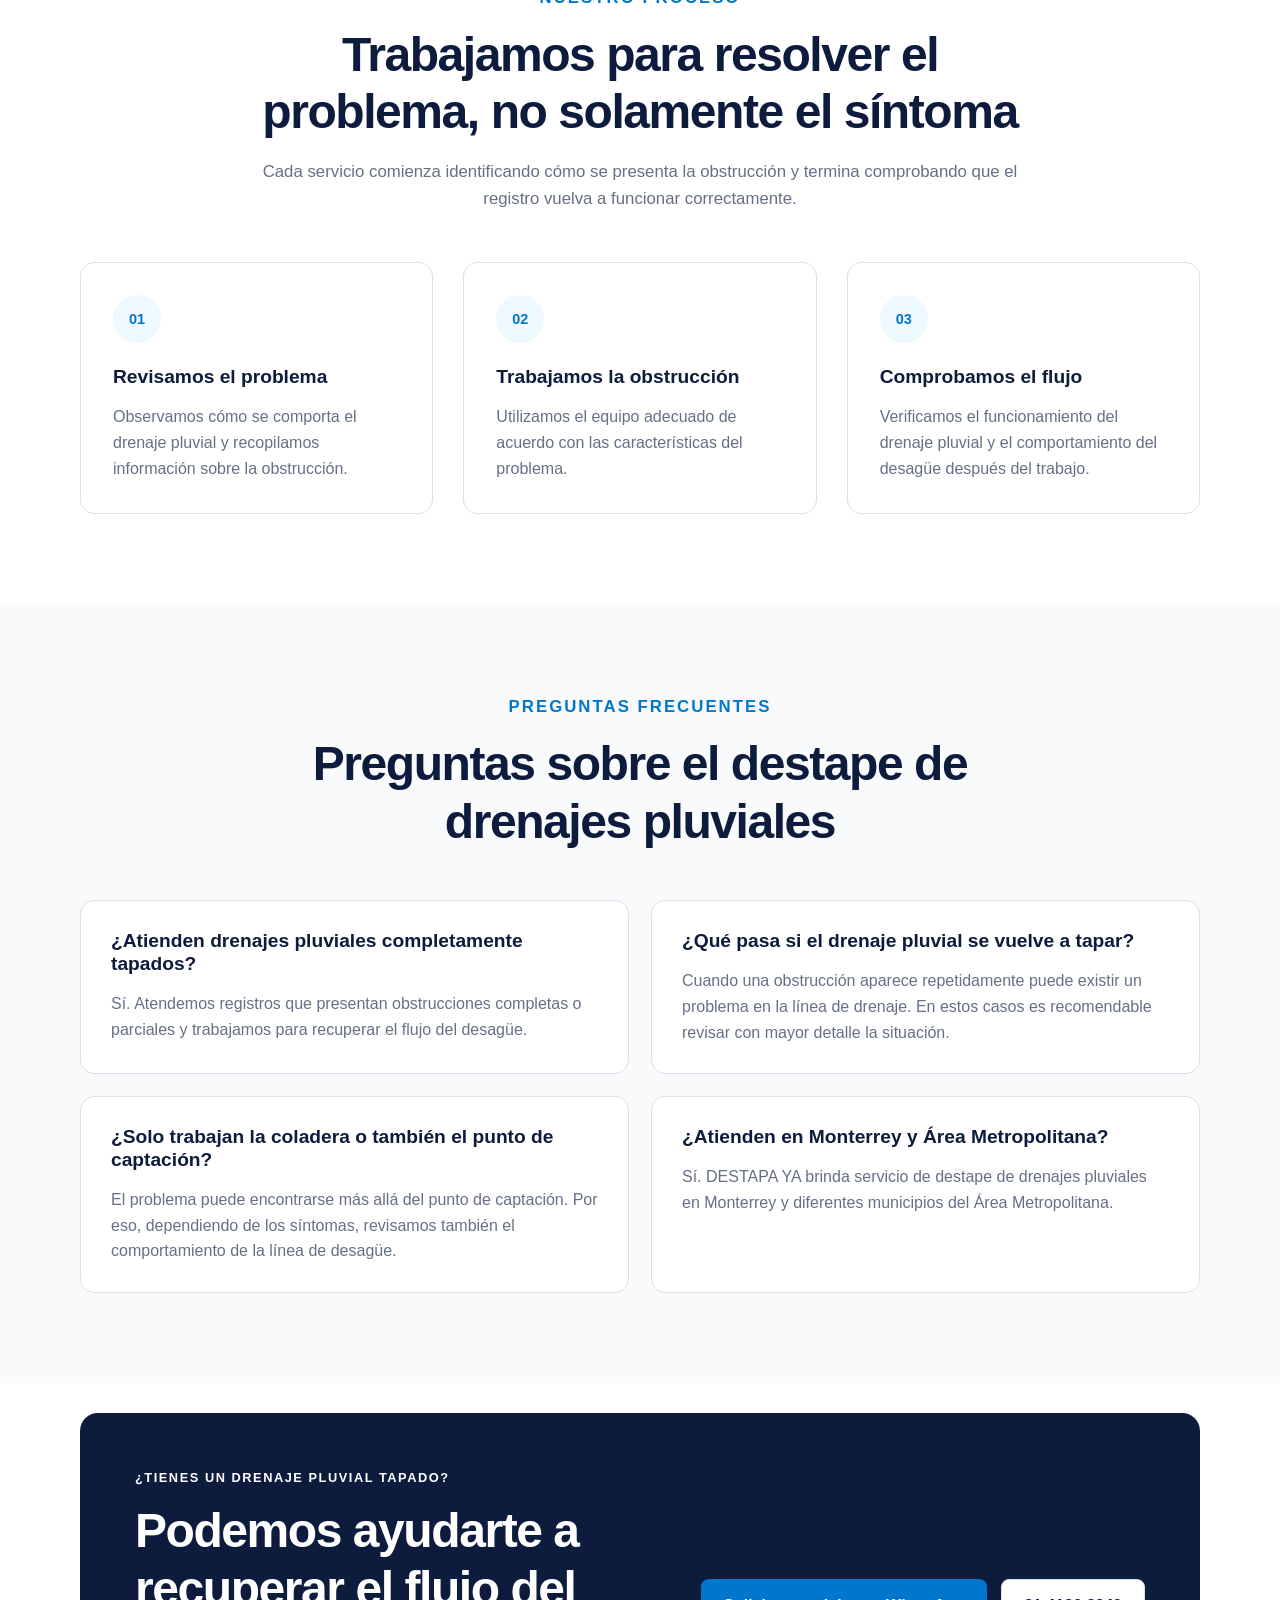
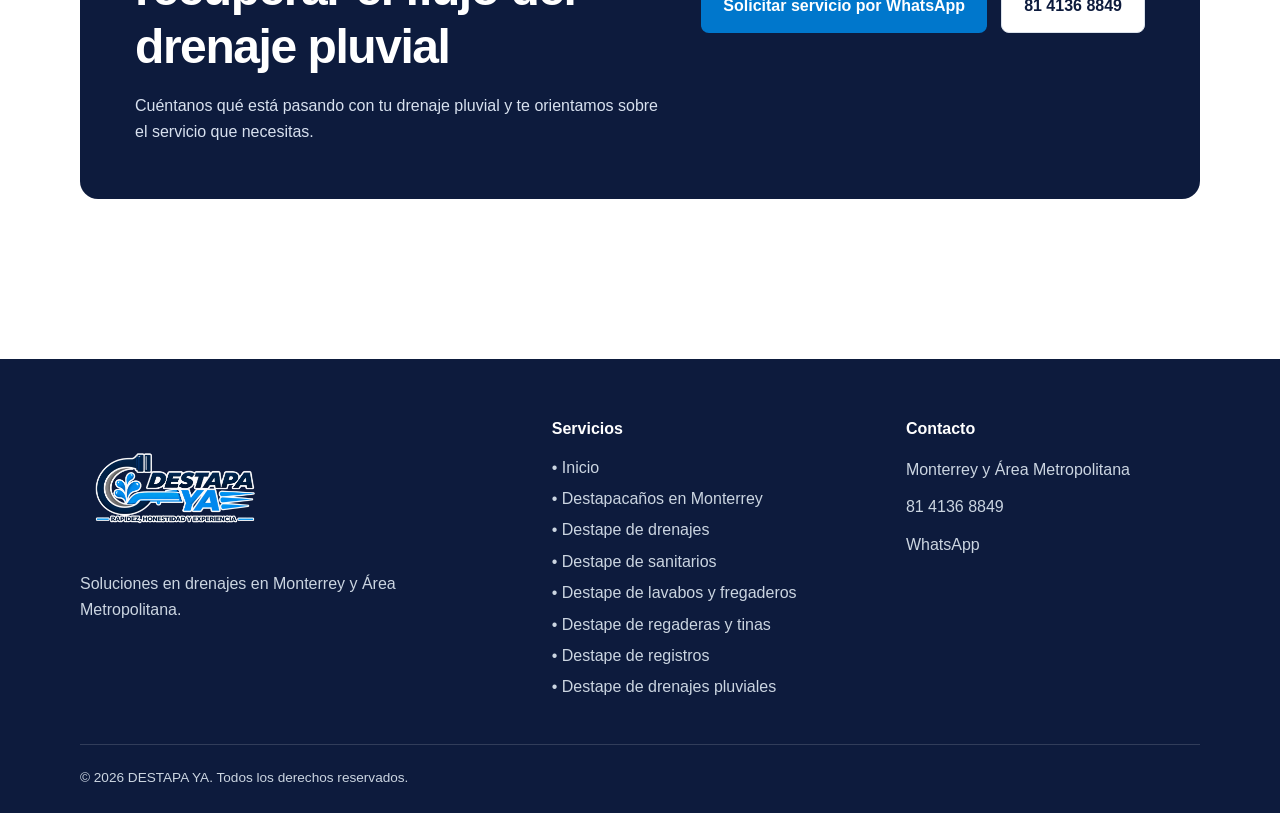
<file: destape-drenaje-pluvial-monterrey/index.html>
<!DOCTYPE html>
<html lang="es-MX">
<head>

  <meta charset="UTF-8" />

  <meta
    name="viewport"
    content="width=device-width, initial-scale=1.0"
  />

  <title>Destape de Drenaje Pluvial en Monterrey | DESTAPA YA</title>

  <meta
    name="description"
    content="¿Tu drenaje pluvial está tapado o el agua no baja correctamente? En DESTAPA YA realizamos destape de drenajes pluviales en Monterrey y Área Metropolitana con equipo especializado."
  />

  <meta
    name="robots"
    content="index, follow"
  />

  <link
    rel="canonical"
    href="https://destapaya.com/destape-drenaje-pluvial-monterrey/"
  />
  <!-- Open Graph -->

  <meta
    property="og:type"
    content="website"
  />

  <meta
    property="og:locale"
    content="es_MX"
  />

  <meta
    property="og:site_name"
    content="DESTAPA YA"
  />

  <meta
    property="og:title"
    content="Destape de Drenaje Pluvial en Monterrey | DESTAPA YA"
  />

  <meta
    property="og:description"
    content="Servicio profesional de Destape de Drenaje Pluvial en Monterrey y Área Metropolitana con equipo especializado."
  />

  <meta
    property="og:url"
    content="https://destapaya.com/destape-drenaje-pluvial-monterrey/"
  />

  <meta
    property="og:image"
    content="https://destapaya.com/servicios/06-drenaje-pluvial.jpg"
  />

  <meta
    property="og:image:alt"
    content="Destape de Drenaje Pluvial en Monterrey - DESTAPA YA"
  />

  <!-- Twitter -->

  <meta
    name="twitter:card"
    content="summary_large_image"
  />

  <meta
    name="twitter:title"
    content="Destape de Drenaje Pluvial en Monterrey | DESTAPA YA"
  />

  <meta
    name="twitter:description"
    content="Destape profesional de registros tapados en Monterrey y Área Metropolitana."
  />

  <meta
    name="twitter:image"
    content="https://destapaya.com/servicios/06-drenaje-pluvial.jpg"
  />
    <!-- Schema.org -->

  <script type="application/ld+json">
    {
      "@context": "https://schema.org",
      "@type": "Service",
      "@id": "https://destapaya.com/destape-drenaje-pluvial-monterrey/#service",
      "name": "Destape de Drenaje Pluvial en Monterrey",
      "serviceType": "destape de drenaje pluvial",
      "description": "Servicio profesional de destape de drenajes pluviales en Monterrey y Área Metropolitana con equipo especializado.",
      "url": "https://destapaya.com/destape-drenaje-pluvial-monterrey/",
      "image": "https://destapaya.com/servicios/06-drenaje-pluvial.jpg",
      "provider": {
        "@type": "Plumber",
        "@id": "https://destapaya.com/#business",
        "name": "DESTAPA YA"
      },
      "areaServed": [
        {
          "@type": "City",
          "name": "Monterrey"
        },
        {
          "@type": "City",
          "name": "San Nicolás de los Garza"
        },
        {
          "@type": "City",
          "name": "Guadalupe"
        },
        {
          "@type": "City",
          "name": "Apodaca"
        },
        {
          "@type": "City",
          "name": "General Escobedo"
        },
        {
          "@type": "City",
          "name": "Santa Catarina"
        },
        {
          "@type": "City",
          "name": "San Pedro Garza García"
        }
      ]
    }
  </script>

  <script type="application/ld+json">
    {
      "@context": "https://schema.org",
      "@type": "BreadcrumbList",
      "itemListElement": [
        {
          "@type": "ListItem",
          "position": 1,
          "name": "Inicio",
          "item": "https://destapaya.com/"
        },
        {
          "@type": "ListItem",
          "position": 2,
          "name": "Destape de Drenaje Pluvial en Monterrey",
          "item": "https://destapaya.com/destape-drenaje-pluvial-monterrey/"
        }
      ]
    }
  </script>
   
  <style>

  :root {
    --navy: #0D1B3D;
    --blue: #0077CC;
    --light-blue: #EDF8FF;
    --gray: #667085;
    --light-gray: #F8FAFC;
    --border: #DAE1EA;
    --white: #FFFFFF;
  }

  * {
    box-sizing: border-box;
  }

  html {
    scroll-behavior: smooth;
  }

  body {
    margin: 0;
    font-family: "Inter", Arial, sans-serif;
    color: var(--navy);
    background: var(--white);
    line-height: 1.6;
  }

  img {
    max-width: 100%;
    height: auto;
    display: block;
  }

  a {
    color: inherit;
    text-decoration: none;
  }

  .container {
    width: min(1120px, calc(100% - 40px));
    margin: 0 auto;
  }

  h1,
  h2,
  h3 {
    margin-top: 0;
    font-family: "Montserrat", Arial, sans-serif;
    line-height: 1.2;
    color: var(--navy);
  }

  h1 {
    margin-bottom: 24px;
    font-size: clamp(2.3rem, 5vw, 4.2rem);
    letter-spacing: -0.04em;
  }

  h2 {
    margin-bottom: 18px;
    font-size: clamp(2rem, 4vw, 3rem);
    letter-spacing: -0.03em;
  }

  h3 {
    font-size: 1.2rem;
    margin-bottom: 12px;
  }

  p {
    color: var(--gray);
  }


  /* HEADER */

  header {
    position: relative;
    z-index: 10;
    background: var(--white);
    border-bottom: 1px solid var(--border);
  }

  .header-inner {
    min-height: 78px;
    display: flex;
    align-items: center;
    justify-content: space-between;
    gap: 30px;
  }

  .logo {
    width: 190px;
    height: auto;
  }

  .nav {
    display: flex;
    align-items: center;
    gap: 28px;
    font-size: 0.95rem;
    font-weight: 600;
  }

  .nav a {
    transition: color 0.2s ease;
  }

  .nav a:hover {
    color: var(--blue);
  }

  .nav .cta {
    padding: 12px 20px;
    border-radius: 8px;
    background: var(--blue);
    color: var(--white);
  }

  .nav .cta:hover {
    color: var(--white);
    opacity: 0.9;
  }
.phone-top {
  display: inline-flex;
  align-items: center;
  gap: 7px;
  color: var(--navy);
  font-weight: 700;
  text-decoration: none;
  white-space: nowrap;
}

.phone-top:hover {
  color: var(--blue);
}

.phone-icon {
  font-size: 1.05rem;
}

.whatsapp-top {
  display: inline-flex;
  align-items: center;
  gap: 8px;
  padding: 13px 18px;
  background: #25D366;
  color: #ffffff !important;
  border-radius: 8px;
  font-weight: 700;
  text-decoration: none;
  white-space: nowrap;
  transition: background 0.2s ease, transform 0.2s ease;
}

.whatsapp-top:hover {
  background: #1ebe5d;
  color: #ffffff !important;
  transform: translateY(-1px);
}

.whatsapp-icon {
  font-size: 1.1rem;
  line-height: 1;
}
  /* HERO */

  .hero {
    padding: 90px 0;
    background:
      linear-gradient(
        135deg,
        #ffffff 0%,
        #f7fbff 100%
      );
  }

  .hero-grid {
    display: grid;
    grid-template-columns: 1.05fr 0.95fr;
    align-items: center;
    gap: 70px;
  }

  .eyebrow {
    margin: 0 0 14px;
    color: var(--blue);
    font-size: 0.8rem;
    font-weight: 800;
    letter-spacing: 0.12em;
  }

  .hero-text {
    max-width: 650px;
    margin-bottom: 32px;
    font-size: 1.15rem;
  }

  .hero-image {
    overflow: hidden;
    border-radius: 18px;
    box-shadow: 0 20px 50px rgba(13, 27, 61, 0.12);
  }

  .hero-image img {
    width: 100%;
  }

  .hero-buttons {
    display: flex;
    flex-wrap: wrap;
    gap: 14px;
  }

  .button-primary,
  .button-secondary {
    display: inline-flex;
    align-items: center;
    justify-content: center;
    min-height: 50px;
    padding: 13px 22px;
    border-radius: 8px;
    font-weight: 700;
    transition: all 0.2s ease;
  }

  .button-primary {
    background: var(--blue);
    color: var(--white);
  }

  .button-primary:hover {
    transform: translateY(-2px);
    opacity: 0.92;
  }

  .button-secondary {
    border: 1px solid var(--border);
    background: var(--white);
    color: var(--navy);
  }

  .button-secondary:hover {
    border-color: var(--blue);
    color: var(--blue);
  }
  /* SECCIONES */

  .section {
    padding: 90px 0;
  }

  .section-light {
    background: var(--light-gray);
  }

  .section-heading {
    max-width: 760px;
    margin: 0 auto 50px;
    text-align: center;
  }

  .section-heading p {
    font-size: 1.05rem;
  }


  /* COLUMNAS */

  .two-column {
    display: grid;
    grid-template-columns: 1fr 1fr;
    align-items: center;
    gap: 70px;
  }


  /* TARJETAS */

  .cards-grid {
    display: grid;
    grid-template-columns: repeat(3, 1fr);
    gap: 24px;
  }

  .card {
    padding: 30px;
    background: var(--white);
    border: 1px solid var(--border);
    border-radius: 14px;
    box-shadow: 0 8px 25px rgba(13, 27, 61, 0.05);
  }

  .card p {
    margin-bottom: 0;
  }


  /* LISTA */

  .check-list {
    margin: 0;
    padding: 0;
    list-style: none;
  }

  .check-list li {
    position: relative;
    margin-bottom: 16px;
    padding-left: 30px;
    color: var(--gray);
  }

  .check-list li::before {
    content: "?";
    position: absolute;
    left: 0;
    top: 0;
    color: var(--blue);
    font-weight: 800;
  }


  /* INFO BOX */

  .info-box {
    padding: 40px;
    background: var(--light-blue);
    border: 1px solid #cfe9f8;
    border-radius: 16px;
  }

  .info-box p {
    margin-bottom: 0;
  }


  /* PROCESO */

  .process-grid {
    display: grid;
    grid-template-columns: repeat(3, 1fr);
    gap: 30px;
  }

  .process-step {
    position: relative;
    padding: 32px;
    border: 1px solid var(--border);
    border-radius: 14px;
    background: var(--white);
  }

  .process-number {
    display: inline-flex;
    align-items: center;
    justify-content: center;
    width: 48px;
    height: 48px;
    margin-bottom: 22px;
    border-radius: 50%;
    background: var(--light-blue);
    color: var(--blue);
    font-weight: 800;
    font-size: 0.9rem;
  }

  .process-step p {
    margin-bottom: 0;
  }


  /* FAQ */

  .faq-grid {
    display: grid;
    grid-template-columns: 1fr 1fr;
    gap: 22px;
  }

  .faq-item {
    padding: 28px 30px;
    background: var(--white);
    border: 1px solid var(--border);
    border-radius: 14px;
  }

  .faq-item h3 {
    margin-bottom: 12px;
  }

  .faq-item p {
    margin-bottom: 0;
  }


  /* CTA */

  .cta-section {
    padding-top: 30px;
  }

  .cta-box {
    display: flex;
    align-items: center;
    justify-content: space-between;
    gap: 40px;
    padding: 55px;
    border-radius: 18px;
    background: var(--navy);
  }
.cta-box .hero-buttons {
  flex-shrink: 0;
  flex-wrap: nowrap;
}
  .cta-box h2,
  .cta-box .eyebrow {
    color: var(--white);
  }

  .cta-box p:not(.eyebrow) {
    max-width: 650px;
    color: #d8e1ef;
    margin-bottom: 0;
  }

  .cta-box .button-secondary {
    background: var(--white);
  }
    /* RESPONSIVE */

  @media (max-width: 900px) {

    .hero {
      padding: 70px 0;
    }

    .hero-grid {
      grid-template-columns: 1fr;
      gap: 40px;
    }

    .hero-image {
      max-width: 700px;
    }

    .two-column {
      grid-template-columns: 1fr;
      gap: 40px;
    }

    .cards-grid {
      grid-template-columns: 1fr;
    }

    .process-grid {
      grid-template-columns: 1fr;
    }

    .faq-grid {
      grid-template-columns: 1fr;
    }

    .cta-box {
      flex-direction: column;
      align-items: flex-start;
      padding: 40px;
    }

  }


  @media (max-width: 700px) {

    .container {
      width: min(100% - 28px, 1120px);
    }

    .header-inner {
      min-height: auto;
      padding: 16px 0;
      flex-direction: column;
      gap: 16px;
    }

    .logo {
      width: 175px;
    }

    .nav {
      width: 100%;
      justify-content: center;
      flex-wrap: wrap;
      gap: 12px 18px;
      font-size: 0.88rem;
    }

    .nav .cta {
      padding: 10px 16px;
    }

    .hero {
      padding: 55px 0;
    }

    h1 {
      font-size: 2.45rem;
    }

    h2 {
      font-size: 2rem;
    }

    .hero-text {
      font-size: 1.05rem;
    }

    .hero-buttons {
      width: 100%;
      flex-direction: column;
    }

    .button-primary,
    .button-secondary {
      width: 100%;
    }

    .section {
      padding: 65px 0;
    }

    .card,
    .process-step,
    .faq-item {
      padding: 25px;
    }

    .info-box {
      padding: 30px;
    }

    .cta-box {
      padding: 32px 25px;
    }

  }

  /* FOOTER */

  .footer {
    margin-top: 70px;
    padding: 60px 0 25px;
    background: var(--navy);
  }

  .footer-grid {
    display: grid;
    grid-template-columns: 1.4fr 1fr 1fr;
    gap: 60px;
  }

  .footer-logo {
    width: 190px;
    margin-bottom: 20px;
  }

  .footer h3 {
    margin-bottom: 18px;
    color: var(--white);
    font-size: 1rem;
  }

  .footer p {
    margin: 0 0 12px;
    color: #cbd5e1;
  }

  .footer a {
    color: #cbd5e1;
    transition: color 0.2s ease;
  }

  .footer a:hover {
    color: var(--white);
  }

  .footer-links {
    margin: 0;
    padding: 0;
    list-style: none;
  }

  .footer-links li {
    margin-bottom: 10px;
  }

  .footer-bottom {
    margin-top: 45px;
    padding-top: 22px;
    border-top: 1px solid rgba(255,255,255,0.15);
  }

  .footer-bottom p {
    margin: 0;
    font-size: 0.85rem;
  }


  @media (max-width: 700px) {

    .footer {
      padding: 45px 0 20px;
    }

    .footer-grid {
      grid-template-columns: 1fr;
      gap: 35px;
    }

    .footer-logo {
      width: 175px;
    }

  }
  </style>
  <style>
.footer-links {
  display: flex !important;
  flex-direction: column !important;
  align-items: flex-start !important;
  gap: 9px !important;
}

.footer-links a {
  display: block !important;
  width: 100% !important;
  line-height: 1.4 !important;
}
</style>
</head>

<body>

  <!-- HEADER -->

  <header>
    <div class="container header-inner">

      <a href="/" aria-label="DESTAPA YA - Inicio">
        <img
          class="logo"
          src="/confianza/logo-destapa-ya-header.png"
          alt="DESTAPA YA"
        />
      </a>

      <nav class="nav">

  <a href="/">
    Inicio
  </a>

  <a href="#servicio">
    Servicio
  </a>

  <a href="#proceso">
    cómo trabajamos
  </a>

 

  <a
  class="phone-top"
  href="tel:+528141368849"
>
  <span class="phone-icon" aria-hidden="true"><svg viewBox="0 0 24 24" width="18" height="18" fill="none" stroke="currentColor" stroke-width="2"><path d="M22 16.92v3a2 2 0 0 1-2.18 2A19.8 19.8 0 0 1 3.08 5.18 2 2 0 0 1 5.06 3h3a2 2 0 0 1 2 1.72c.12.9.33 1.78.62 2.63a2 2 0 0 1-.45 2.11L9 10.73a16 16 0 0 0 4.27 4.27l1.27-1.23a2 2 0 0 1 2.11-.45c.85.29 1.73.5 2.63.62A2 2 0 0 1 22 16.92z"/></svg></span>
  81 4136 8849
</a>

<a
  class="whatsapp-top"
  href="https://wa.me/528141368849"
  target="_blank"
  rel="noopener"
>
  <span class="whatsapp-icon" aria-hidden="true"><svg viewBox="0 0 24 24" width="18" height="18" fill="currentColor"><path d="M20.5 3.5A11.9 11.9 0 0 0 12.04 0C5.46 0 .1 5.35.1 11.94c0 2.1.55 4.15 1.6 5.96L0 24l6.25-1.64a11.9 11.9 0 0 0 5.78 1.48h.01c6.58 0 11.94-5.35 11.94-11.94a11.9 11.9 0 0 0-3.48-8.4ZM12.04 21.9h-.01a9.9 9.9 0 0 1-5.04-1.38l-.36-.21-3.71.97.99-3.61-.23-.37a9.88 9.88 0 1 1 8.36 4.6Zm5.43-7.4c-.3-.15-1.77-.87-2.04-.97-.27-.1-.47-.15-.67.15-.2.3-.77.97-.94 1.17-.17.2-.35.22-.65.07-.3-.15-1.25-.46-2.38-1.46-.88-.79-1.48-1.76-1.65-2.06-.17-.3-.02-.46.13-.61.14-.14.3-.35.45-.52.15-.17.2-.3.3-.5.1-.2.05-.37-.02-.52-.07-.15-.67-1.62-.92-2.22-.24-.58-.49-.5-.67-.51h-.57c-.2 0-.52.07-.79.37-.27.3-1.04 1.02-1.04 2.48s1.07 2.87 1.22 3.07c.15.2 2.1 3.21 5.09 4.5.71.31 1.26.49 1.69.63.71.23 1.35.2 1.86.12.57-.09 1.77-.72 2.02-1.42.25-.7.25-1.3.17-1.42-.07-.12-.27-.2-.57-.35Z"/></svg></span>
  WhatsApp
</a>

</nav>

    </div>
  </header>


  <!-- HERO -->

  <main>

    <section class="hero">

      <div class="container hero-grid">

        <div>

          <p class="eyebrow">
            Destape de Drenaje Pluvial en Monterrey
          </p>

          <h1>
            Destape de Drenaje Pluvial en Monterrey
          </h1>

          <p class="hero-text">
            ¿Tu drenaje pluvial está tapado, el agua se acumula o comienza a regresar? En DESTAPA YA identificamos
            la obstrucción y trabajamos para recuperar el flujo correctamente.
          </p>

          <div class="hero-buttons">

            <a
              class="button-primary"
              href="https://wa.me/528141368849?text=Hola%20DESTAPA%20YA,%20tengo%20un%20drenaje%20pluvial%20tapado%20y%20necesito%20ayuda."
              target="_blank"
              rel="noopener"
            >
              Hablar por WhatsApp
            </a>

            <a
              class="button-secondary"
              href="tel:+528141368849"
            >
              Llamar ahora
            </a>

          </div>

        </div>

        <div class="hero-image">

          <img
            src="/servicios/06-drenaje-pluvial.jpg"
            alt="Servicio de Destape de Drenaje Pluvial en Monterrey"
          />

        </div>

      </div>

    </section>
        <!-- SERVICIO -->

    <section class="section" id="servicio">

      <div class="container">

        <div class="section-heading">

          <p class="eyebrow">
            SERVICIO ESPECIALIZADO
          </p>

          <h2>
            Destapamos drenajes pluviales y líneas obstruidas
          </h2>

          <p>
            Atendemos registros que presentan obstrucciones,
            flujo lento o retorno de agua. Antes de realizar
            el trabajo buscamos determinar qué está provocando
            el problema.
          </p>

        </div>


        <div class="cards-grid">

          <article class="card">

            <h3>
              El drenaje pluvial está completamente obstruido
            </h3>

            <p>
              Cuando el agua no baja o comienza a subir,
              trabajamos sobre la obstrucción para recuperar
              el flujo del drenaje pluvial.
            </p>

          </article>


          <article class="card">

            <h3>
              El agua baja lentamente
            </h3>

            <p>
              Un registro que tarda en desaguar puede indicar
              una obstrucción parcial en la línea. Revisamos
              la situación antes de realizar el trabajo.
            </p>

          </article>


          <article class="card">

            <h3>
              El agua comienza a acumularse o regresar
            </h3>

            <p>
              El retorno de agua puede indicar una obstrucción
              más profunda. Dependiendo del problema utilizamos
              el equipo adecuado para trabajar la línea.
            </p>

          </article>

        </div>

      </div>

    </section>
        <!-- PROBLEMAS FRECUENTES -->

    <section class="section section-light">

      <div class="container two-column">

        <div>

          <p class="eyebrow">
            PROBLEMAS FRECUENTES
          </p>

          <h2>
            ¿Por qué puede taparse un drenaje pluvial?
          </h2>

          <p>
            Una obstrucción puede tener diferentes causas.
            Identificar cómo se presenta el problema ayuda a
            determinar la forma adecuada de intervenir.
          </p>

        </div>


        <div>

          <ul class="check-list">

            <li>
              Acumulación de hojas, tierra y residuos
            </li>

            <li>
              Hojas, basura y otros residuos arrastrados por la lluvia
            </li>

            <li>
              Obstrucciones en tuberías y bajantes pluviales
            </li>

            <li>
              Acumulación de tierra y residuos en la línea pluvial
            </li>

            <li>
              Problemas que provocan acumulación o retorno de agua
            </li>

            <li>
              Obstrucciones recurrentes que requieren una revisión
              más detallada
            </li>

          </ul>

        </div>

      </div>

    </section>
        <!-- EQUIPO Y PROCESO -->

    <section class="section">

      <div class="container two-column">

        <div>

          <p class="eyebrow">
            EQUIPO Y PROCEDIMIENTO
          </p>

          <h2>
            Utilizamos el equipo adecuado para cada drenaje pluvial
          </h2>

          <p>
            No todas las obstrucciones de drenajes pluviales son iguales.
            Dependiendo de la situación podemos utilizar diferentes
            herramientas para trabajar la línea sin intervenir más
            de lo necesario.
          </p>

          <p>
            Cuando el problema es recurrente o la obstrucción no
            puede localizarse fácilmente, podemos realizar una
            revisión más detallada para conocer mejor la condición
            de la tubería.
          </p>

        </div>


        <div class="info-box">

          <h3>
            Nuestro objetivo
          </h3>

          <p>
            Identificar la obstrucción, realizar el trabajo necesario
            y comprobar que el drenaje pluvial vuelva a funcionar
            correctamente.
          </p>

        </div>

      </div>

    </section>
        <!-- CUÁNDO NECESITAS EL SERVICIO -->

    <section class="section section-light">

      <div class="container">

        <div class="section-heading">

          <p class="eyebrow">
            ¿CUÁNDO LLAMARNOS?
          </p>

          <h2>
            Señales de que tu drenaje pluvial necesita un destape
          </h2>

          <p>
            Atender una obstrucción a tiempo puede evitar que el
            problema avance hacia la línea de drenaje.
          </p>

        </div>


        <div class="cards-grid">

          <article class="card">

            <h3>
              El agua se acumula durante la lluvia
            </h3>

            <p>
              Si el nivel del agua aumenta demasiado después de
              descargar, puede existir una obstrucción que está
              dificultando el paso del agua.
            </p>

          </article>


          <article class="card">

            <h3>
              La coladera o el drenaje tardan en desalojar el agua
            </h3>

            <p>
              Un desagüe lento puede ser una señal de una
              obstrucción parcial en la tubería.
            </p>

          </article>


          <article class="card">

            <h3>
              El problema vuelve a aparecer cada vez que llueve
            </h3>

            <p>
              Si el registro se tapa constantemente aunque
              aparentemente vuelva a funcionar, puede existir
              una obstrucción más profunda en la línea.
            </p>

          </article>

        </div>

      </div>

    </section>
        <!-- cómo TRABAJAMOS -->

    <section class="section" id="proceso">

      <div class="container">

        <div class="section-heading">

          <p class="eyebrow">
            NUESTRO PROCESO
          </p>

          <h2>
            Trabajamos para resolver el problema, no solamente el síntoma
          </h2>

          <p>
            Cada servicio comienza identificando cómo se presenta
            la obstrucción y termina comprobando que el registro
            vuelva a funcionar correctamente.
          </p>

        </div>


        <div class="process-grid">

          <article class="process-step">

            <span class="process-number">
              01
            </span>

            <h3>
              Revisamos el problema
            </h3>

            <p>
              Observamos cómo se comporta el drenaje pluvial y recopilamos
              información sobre la obstrucción.
            </p>

          </article>


          <article class="process-step">

            <span class="process-number">
              02
            </span>

            <h3>
              Trabajamos la obstrucción
            </h3>

            <p>
              Utilizamos el equipo adecuado de acuerdo con las
              características del problema.
            </p>

          </article>


          <article class="process-step">

            <span class="process-number">
              03
            </span>

            <h3>
              Comprobamos el flujo
            </h3>

            <p>
              Verificamos el funcionamiento del drenaje pluvial y el
              comportamiento del desagüe después del trabajo.
            </p>

          </article>

        </div>

      </div>

    </section>
        <!-- PREGUNTAS FRECUENTES -->

    <section class="section section-light">

      <div class="container">

        <div class="section-heading">

          <p class="eyebrow">
            PREGUNTAS FRECUENTES
          </p>

          <h2>
            Preguntas sobre el destape de drenajes pluviales
          </h2>

        </div>

        <div class="faq-grid">

          <article class="faq-item">

            <h3>
              ¿Atienden drenajes pluviales completamente tapados?
            </h3>

            <p>
              Sí. Atendemos registros que presentan obstrucciones
              completas o parciales y trabajamos para recuperar el
              flujo del desagüe.
            </p>

          </article>


          <article class="faq-item">

            <h3>
              ¿Qué pasa si el drenaje pluvial se vuelve a tapar?
            </h3>

            <p>
              Cuando una obstrucción aparece repetidamente puede
              existir un problema en la línea de drenaje. En estos
              casos es recomendable revisar con mayor detalle la
              situación.
            </p>

          </article>


          <article class="faq-item">

            <h3>
              ¿Solo trabajan la coladera o también el punto de captación?
            </h3>

            <p>
              El problema puede encontrarse más allá del punto de captación.
              Por eso, dependiendo de los síntomas, revisamos también
              el comportamiento de la línea de desagüe.
            </p>

          </article>


          <article class="faq-item">

            <h3>
              ¿Atienden en Monterrey y Área Metropolitana?
            </h3>

            <p>
              Sí. DESTAPA YA brinda servicio de destape de drenajes pluviales
              en Monterrey y diferentes municipios del Área Metropolitana.
            </p>

          </article>

        </div>

      </div>

    </section>
        <!-- CTA FINAL -->

    <section class="section cta-section">

      <div class="container cta-box">

        <div>

          <p class="eyebrow">
            ¿TIENES UN DRENAJE PLUVIAL TAPADO?
          </p>

          <h2>
            Podemos ayudarte a recuperar el flujo del drenaje pluvial
          </h2>

          <p>
            Cuéntanos qué está pasando con tu drenaje pluvial y te
            orientamos sobre el servicio que necesitas.
          </p>

        </div>


        <div class="hero-buttons">

          <a
            class="button-primary"
            href="https://wa.me/528141368849?text=Hola%20DESTAPA%20YA,%20tengo%20un%20drenaje%20pluvial%20tapado%20y%20necesito%20servicio."
            target="_blank"
            rel="noopener"
          >
            Solicitar servicio por WhatsApp
          </a>

          <a
            class="button-secondary"
            href="tel:+528141368849"
          >
            81 4136 8849
          </a>

        </div>

      </div>

    </section>
        <!-- FOOTER -->

    <footer class="footer">

      <div class="container footer-grid">

        <div>

          <img
            class="footer-logo"
         src="/confianza/logo-destapa-ya.png"
            alt="DESTAPA YA"
          />

          <p>
            Soluciones en drenajes en Monterrey y Área Metropolitana.
          </p>

        </div>


        <div>

          <h3>Servicios</h3>

<div class="footer-links">
  <a href="/">• Inicio</a>
  <a href="/destapacanos-monterrey/">• Destapacaños en Monterrey</a>
  <a href="/destape-drenajes-monterrey/">• Destape de drenajes</a>
  <a href="/destape-sanitarios-monterrey/">• Destape de sanitarios</a>
  <a href="/destape-lavabos-fregaderos-monterrey/">• Destape de lavabos y fregaderos</a>
  <a href="/destape-regaderas-tinas-monterrey/">• Destape de regaderas y tinas</a>
  <a href="/destape-registros-monterrey/">• Destape de registros</a>
  <a href="/destape-drenaje-pluvial-monterrey/">• Destape de drenajes pluviales</a>
</div>
</div>


        <div>

          <h3>
            Contacto
          </h3>

          <p>
            Monterrey y Área Metropolitana
          </p>

          <p>
            <a href="tel:+528141368849">
              81 4136 8849
            </a>
          </p>

          <p>
            <a
              href="https://wa.me/528141368849"
              target="_blank"
              rel="noopener"
            >
              WhatsApp
            </a>
          </p>

        </div>

      </div>


      <div class="container footer-bottom">

        <p>
          © 2026 DESTAPA YA. Todos los derechos reservados.
        </p>

      </div>

    </footer>


  </body>

</html>
</file>
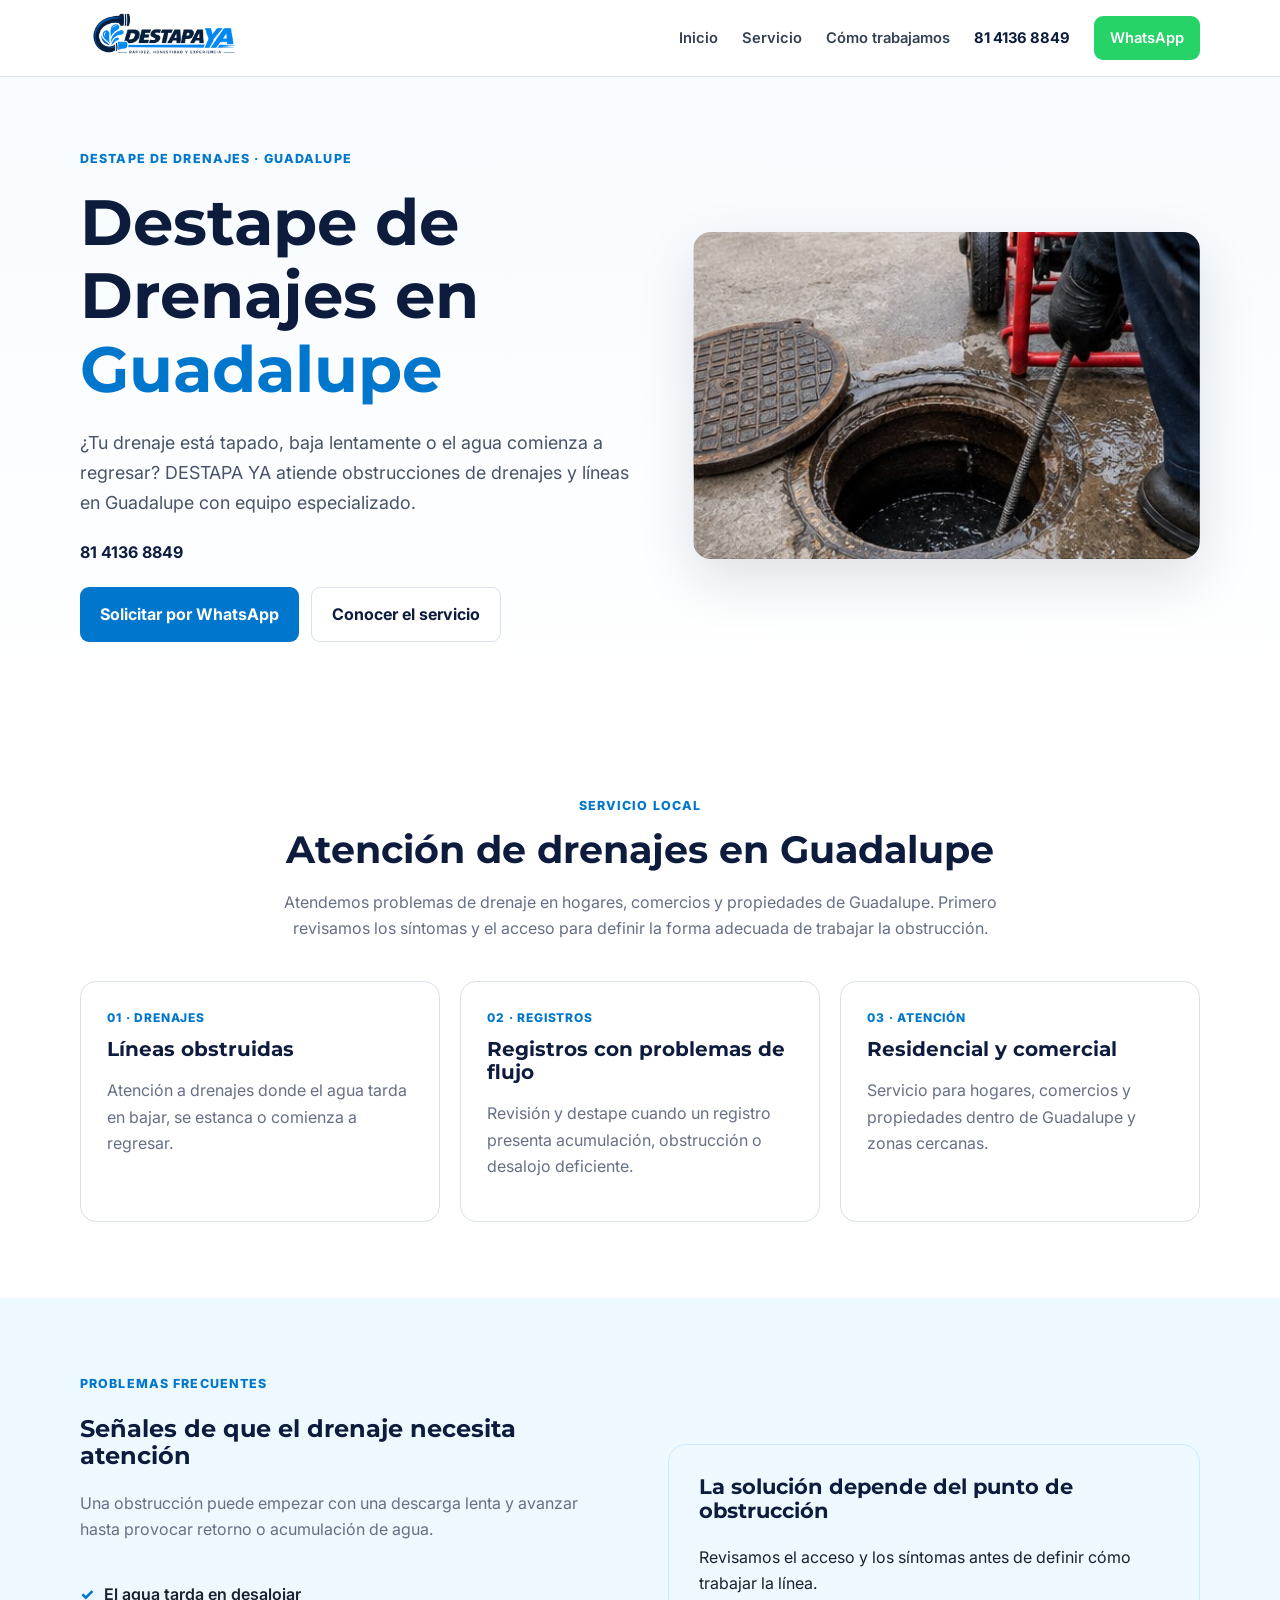
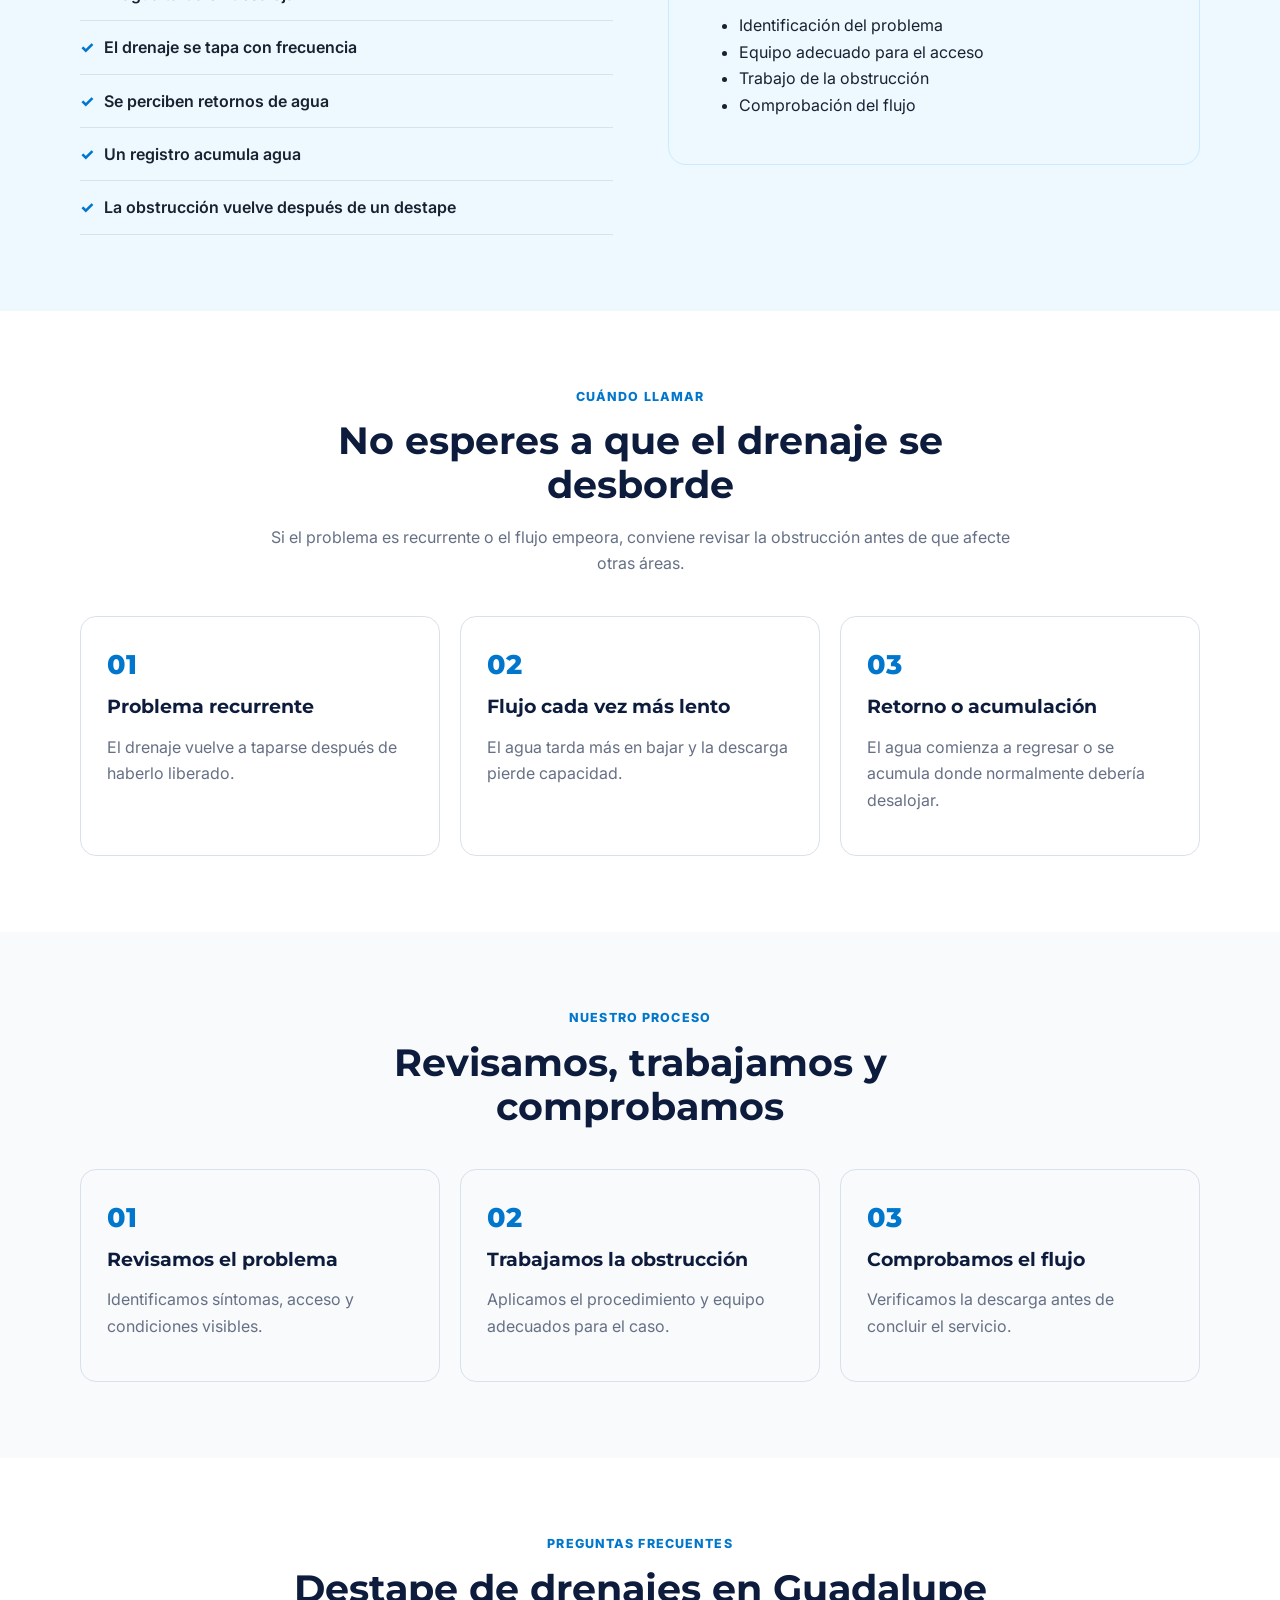
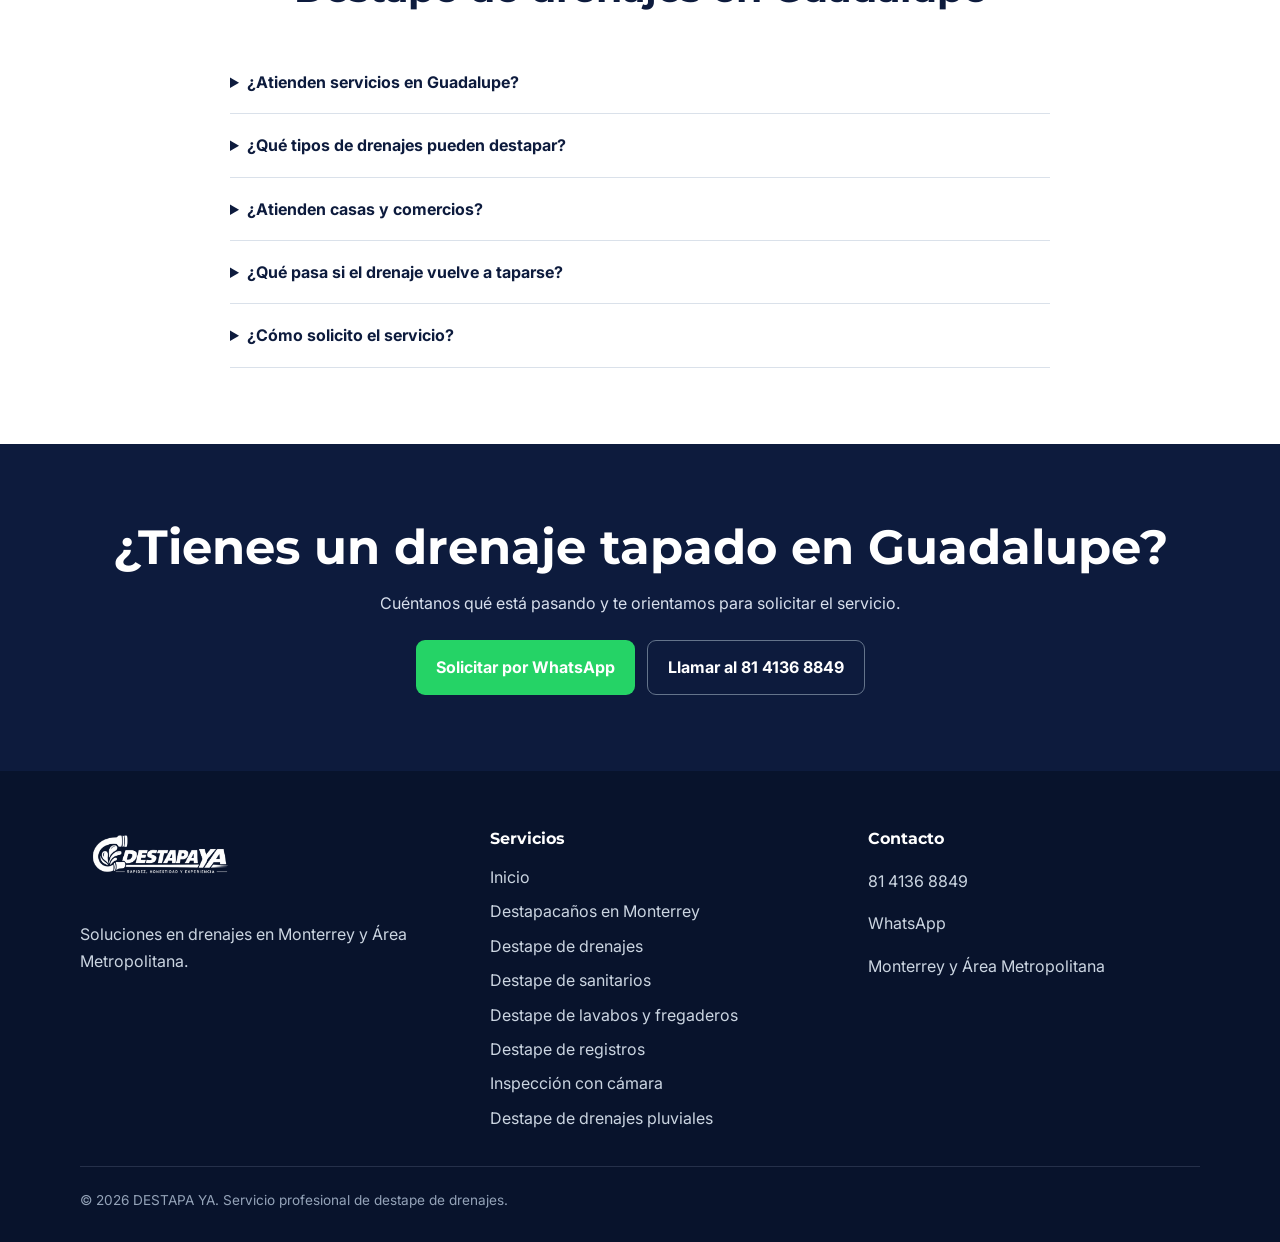
<file: destape-drenajes-guadalupe/index.html>
<!doctype html>
<html lang="es">
<head>
<meta charset="utf-8">
<meta name="viewport" content="width=device-width, initial-scale=1">
<title>Destape de Drenajes en Guadalupe | DESTAPA YA</title>
<meta name="description" content="¿Tienes un drenaje tapado en Guadalupe? DESTAPA YA realiza destape de drenajes, registros y líneas obstruidas en Guadalupe y Área Metropolitana con equipo especializado.">
<link rel="canonical" href="https://destapaya.com/destape-drenajes-guadalupe/">
<meta property="og:type" content="website">
<meta property="og:title" content="Destape de Drenajes en Guadalupe | DESTAPA YA">
<meta property="og:description" content="¿Tienes un drenaje tapado en Guadalupe? DESTAPA YA realiza destape de drenajes, registros y líneas obstruidas en Guadalupe y Área Metropolitana con equipo especializado.">
<meta property="og:url" content="https://destapaya.com/destape-drenajes-guadalupe/">
<meta property="og:image" content="https://destapaya.com/servicios/01-drenajes-registros.jpg">
<meta name="twitter:card" content="summary_large_image">
<meta name="twitter:title" content="Destape de Drenajes en Guadalupe | DESTAPA YA">
<meta name="twitter:description" content="¿Tienes un drenaje tapado en Guadalupe? DESTAPA YA realiza destape de drenajes, registros y líneas obstruidas en Guadalupe y Área Metropolitana con equipo especializado.">
<meta name="twitter:image" content="https://destapaya.com/servicios/01-drenajes-registros.jpg">
<link rel="preconnect" href="https://fonts.googleapis.com">
<link rel="preconnect" href="https://fonts.gstatic.com" crossorigin>
<link href="https://fonts.googleapis.com/css2?family=Inter:wght@400;500;600;700&family=Montserrat:wght@600;700;800&display=swap" rel="stylesheet">
<style>
:root{--navy:#0D1B3D;--blue:#0077CC;--light:#EDF8FF;--bg:#F8FAFC;--text:#182230;--muted:#667085;--border:#DAE1EA;--green:#25D366}
*{box-sizing:border-box}html{scroll-behavior:smooth}body{margin:0;color:var(--text);font-family:Inter,Arial,sans-serif;line-height:1.65}a{text-decoration:none;color:inherit}.wrap{width:min(1120px,92%);margin:auto}
header{position:sticky;top:0;z-index:20;background:rgba(255,255,255,.96);border-bottom:1px solid var(--border);backdrop-filter:blur(8px)}.nav{min-height:76px;display:flex;align-items:center;gap:24px}.logo{width:168px}.navlinks{display:flex;align-items:center;gap:24px;margin-left:auto;font-size:.92rem;font-weight:600;color:#344054}.navlinks a:hover{color:var(--blue)}.phone{font-weight:700;color:var(--navy);white-space:nowrap}.wa{background:var(--green);color:#fff!important;padding:10px 16px;border-radius:9px}
.hero{background:linear-gradient(180deg,#F7FBFF,#fff);padding:72px 0 78px}.hero-grid{display:grid;grid-template-columns:1.04fr .96fr;gap:64px;align-items:center}.eyebrow,.label{font-size:.78rem;letter-spacing:.09em;font-weight:800;color:var(--blue)}h1,h2,h3{font-family:Montserrat,Inter,sans-serif;color:var(--navy);line-height:1.15}h1{font-size:clamp(2.35rem,5vw,4rem);margin:16px 0 22px}h1 span{color:var(--blue)}.lead{font-size:1.12rem;color:#475467;max-width:650px;margin:0 0 22px}.actions{display:flex;flex-wrap:wrap;gap:12px;margin-top:22px}.button{display:inline-flex;align-items:center;justify-content:center;padding:13px 20px;border-radius:9px;font-weight:700}.primary{background:var(--blue);color:#fff}.secondary{border:1px solid var(--border);background:#fff;color:var(--navy)}.hero-img img{width:100%;display:block;border-radius:18px;box-shadow:0 20px 55px rgba(13,27,61,.13)}
section{padding:76px 0}.heading{text-align:center;max-width:760px;margin:0 auto 40px}.heading h2{font-size:clamp(1.9rem,3vw,2.65rem);margin:12px 0}.muted{color:var(--muted)}.grid{display:grid;grid-template-columns:repeat(3,1fr);gap:20px}.card{border:1px solid var(--border);border-radius:16px;padding:26px;background:#fff}.number{color:var(--blue);font-size:.75rem;font-weight:800;letter-spacing:.07em}.card h3{font-size:1.25rem;margin:10px 0}
.split{background:var(--bg)}.split-grid{display:grid;grid-template-columns:1fr 1fr;gap:55px;align-items:center}.split h2{font-size:clamp(1.9rem,3vw,2.7rem);margin:12px 0 18px}.checklist{padding:0;margin:25px 0 0;list-style:none}.checklist li{padding:13px 0;border-bottom:1px solid var(--border);font-weight:600}.checklist li:before{content:"✓";color:var(--blue);font-weight:800;margin-right:10px}.info-box{background:var(--light);border:1px solid #CBEAFF;border-radius:18px;padding:30px}.info-box h3{margin-top:0;font-size:1.3rem}
.steps{display:grid;grid-template-columns:repeat(3,1fr);gap:20px}.step{padding:26px;border:1px solid var(--border);border-radius:16px}.step-num{font-family:Montserrat;color:var(--blue);font-size:1.7rem;font-weight:800}.step h3{margin:8px 0}.faq{max-width:820px;margin:auto}.faq details{border-bottom:1px solid var(--border);padding:18px 0}.faq summary{cursor:pointer;font-weight:700;color:var(--navy)}.faq p{color:var(--muted);margin:12px 0 0}
.local{background:var(--light)}.cta{background:var(--navy);color:#fff;text-align:center}.cta h2{color:#fff;font-size:clamp(2rem,4vw,3rem);margin:0 0 15px}.cta p{color:#D7DFEC;max-width:680px;margin:0 auto 24px}.cta .actions{justify-content:center}.cta .primary{background:var(--green)}.cta .secondary{background:transparent;border-color:#64748B;color:#fff}
footer{background:#08132C;color:#CBD5E1;padding:55px 0 30px}.footer-grid{display:grid;grid-template-columns:1.1fr 1fr 1fr;gap:45px}.footer-logo{width:160px;margin-bottom:15px}.footer-logo-dark{filter:brightness(0) invert(1)}.footer-title{font-family:Montserrat;color:#fff;font-weight:700;margin:0 0 12px}.services-list{display:flex;flex-direction:column;gap:8px}.copyright{border-top:1px solid #25304A;margin-top:35px;padding-top:22px;font-size:.85rem;color:#94A3B8}
@media(max-width:850px){.navlinks{gap:12px}.phone{display:none}.hero-grid,.split-grid{grid-template-columns:1fr;gap:35px}.grid,.steps{grid-template-columns:1fr}.hero{padding:52px 0 60px}.hero-img{order:-1}.footer-grid{grid-template-columns:1fr 1fr}}
@media(max-width:600px){.navlinks a:not(.wa){display:none}.logo{width:145px}.footer-grid{grid-template-columns:1fr}section{padding:60px 0}}
</style>
<script type="application/ld+json">
{"@context":"https://schema.org","@type":"Service","name":"Destape de Drenajes en Guadalupe","serviceType":"destape de drenajes","description":"¿Tienes un drenaje tapado en Guadalupe? DESTAPA YA realiza destape de drenajes, registros y líneas obstruidas en Guadalupe y Área Metropolitana con equipo especializado.","url":"https://destapaya.com/destape-drenajes-guadalupe/","image":"https://destapaya.com/servicios/01-drenajes-registros.jpg","provider":{"@type":"LocalBusiness","name":"DESTAPA YA","telephone":"+52 81 4136 8849","areaServed":["Monterrey","San Pedro Garza García","San Nicolás de los Garza","Guadalupe","Apodaca","Escobedo","Santa Catarina"]},"areaServed":{"@type":"City","name":"Guadalupe"}}
</script>
<script type="application/ld+json">
{"@context":"https://schema.org","@type":"BreadcrumbList","itemListElement":[{"@type":"ListItem","position":1,"name":"Inicio","item":"https://destapaya.com/"},{"@type":"ListItem","position":2,"name":"Destape de Drenajes en Guadalupe","item":"https://destapaya.com/destape-drenajes-guadalupe/"}]}
</script>
</head>
<body>
<header><div class="wrap nav"><a href="/"><img class="logo" src="/confianza/logo-destapa-ya-header.png" alt="DESTAPA YA"></a><nav class="navlinks"><a href="/">Inicio</a><a href="#servicio">Servicio</a><a href="#proceso">Cómo trabajamos</a><a class="phone" href="tel:+528141368849">81 4136 8849</a><a class="wa" href="https://wa.me/528141368849?text=Hola%20DESTAPA%20YA%2C%20necesito%20un%20destape%20de%20drenaje%20en%20Guadalupe." target="_blank" rel="noopener">WhatsApp</a></nav></div></header>
<main>
<section class="hero"><div class="wrap hero-grid"><div><div class="eyebrow">DESTAPE DE DRENAJES · GUADALUPE</div><h1>Destape de Drenajes en <span>Guadalupe</span></h1><p class="lead">¿Tu drenaje está tapado, baja lentamente o el agua comienza a regresar? DESTAPA YA atiende obstrucciones de drenajes y líneas en Guadalupe con equipo especializado.</p><a class="phone" href="tel:+528141368849">81 4136 8849</a><div class="actions"><a class="button primary" href="https://wa.me/528141368849?text=Hola%20DESTAPA%20YA%2C%20necesito%20un%20destape%20de%20drenaje%20en%20Guadalupe." target="_blank" rel="noopener">Solicitar por WhatsApp</a><a class="button secondary" href="#servicio">Conocer el servicio</a></div></div><div class="hero-img"><img src="/servicios/01-drenajes-registros.jpg" alt="Destape de drenajes en Guadalupe" loading="eager"></div></div></section>

<section id="servicio"><div class="wrap"><div class="heading"><div class="label">SERVICIO LOCAL</div><h2>Atención de drenajes en Guadalupe</h2><p class="muted">Atendemos problemas de drenaje en hogares, comercios y propiedades de Guadalupe. Primero revisamos los síntomas y el acceso para definir la forma adecuada de trabajar la obstrucción.</p></div><div class="grid">
<article class="card"><div class="number">01 · DRENAJES</div><h3>Líneas obstruidas</h3><p class="muted">Atención a drenajes donde el agua tarda en bajar, se estanca o comienza a regresar.</p></article>
<article class="card"><div class="number">02 · REGISTROS</div><h3>Registros con problemas de flujo</h3><p class="muted">Revisión y destape cuando un registro presenta acumulación, obstrucción o desalojo deficiente.</p></article>
<article class="card"><div class="number">03 · ATENCIÓN</div><h3>Residencial y comercial</h3><p class="muted">Servicio para hogares, comercios y propiedades dentro de Guadalupe y zonas cercanas.</p></article>
</div></div></section>

<section class="local"><div class="wrap split-grid"><div><div class="label">PROBLEMAS FRECUENTES</div><h2>Señales de que el drenaje necesita atención</h2><p class="muted">Una obstrucción puede empezar con una descarga lenta y avanzar hasta provocar retorno o acumulación de agua.</p><ul class="checklist"><li>El agua tarda en desalojar</li><li>El drenaje se tapa con frecuencia</li><li>Se perciben retornos de agua</li><li>Un registro acumula agua</li><li>La obstrucción vuelve después de un destape</li></ul></div><div class="info-box"><h3>La solución depende del punto de obstrucción</h3><p>Revisamos el acceso y los síntomas antes de definir cómo trabajar la línea.</p><ul><li>Identificación del problema</li><li>Equipo adecuado para el acceso</li><li>Trabajo de la obstrucción</li><li>Comprobación del flujo</li></ul></div></div></section>

<section><div class="wrap"><div class="heading"><div class="label">CUÁNDO LLAMAR</div><h2>No esperes a que el drenaje se desborde</h2><p class="muted">Si el problema es recurrente o el flujo empeora, conviene revisar la obstrucción antes de que afecte otras áreas.</p></div><div class="steps"><article class="step"><div class="step-num">01</div><h3>Problema recurrente</h3><p class="muted">El drenaje vuelve a taparse después de haberlo liberado.</p></article><article class="step"><div class="step-num">02</div><h3>Flujo cada vez más lento</h3><p class="muted">El agua tarda más en bajar y la descarga pierde capacidad.</p></article><article class="step"><div class="step-num">03</div><h3>Retorno o acumulación</h3><p class="muted">El agua comienza a regresar o se acumula donde normalmente debería desalojar.</p></article></div></div></section>

<section id="proceso" class="split"><div class="wrap"><div class="heading"><div class="label">NUESTRO PROCESO</div><h2>Revisamos, trabajamos y comprobamos</h2></div><div class="steps"><article class="step"><div class="step-num">01</div><h3>Revisamos el problema</h3><p class="muted">Identificamos síntomas, acceso y condiciones visibles.</p></article><article class="step"><div class="step-num">02</div><h3>Trabajamos la obstrucción</h3><p class="muted">Aplicamos el procedimiento y equipo adecuados para el caso.</p></article><article class="step"><div class="step-num">03</div><h3>Comprobamos el flujo</h3><p class="muted">Verificamos la descarga antes de concluir el servicio.</p></article></div></div></section>

<section><div class="wrap faq"><div class="heading"><div class="label">PREGUNTAS FRECUENTES</div><h2>Destape de drenajes en Guadalupe</h2></div>
<details><summary>¿Atienden servicios en Guadalupe?</summary><p>Sí. DESTAPA YA atiende Guadalupe y diferentes zonas del Área Metropolitana. Puedes contactarnos para confirmar cobertura y disponibilidad.</p></details>
<details><summary>¿Qué tipos de drenajes pueden destapar?</summary><p>Atendemos drenajes, registros y líneas obstruidas. El procedimiento depende del punto de acceso y de las condiciones encontradas.</p></details>
<details><summary>¿Atienden casas y comercios?</summary><p>Sí. Atendemos hogares, comercios y otras propiedades dentro de la zona de cobertura.</p></details>
<details><summary>¿Qué pasa si el drenaje vuelve a taparse?</summary><p>Cuando una obstrucción es recurrente puede ser necesario revisar la línea y localizar el problema de fondo. Te orientamos sobre el siguiente paso.</p></details>
<details><summary>¿Cómo solicito el servicio?</summary><p>Puedes escribirnos por WhatsApp o llamar al 81 4136 8849 para compartirnos qué está ocurriendo y solicitar atención.</p></details>
</div></section>

<section class="cta"><div class="wrap"><h2>¿Tienes un drenaje tapado en Guadalupe?</h2><p>Cuéntanos qué está pasando y te orientamos para solicitar el servicio.</p><div class="actions"><a class="button primary" href="https://wa.me/528141368849?text=Hola%20DESTAPA%20YA%2C%20necesito%20un%20destape%20de%20drenaje%20en%20Guadalupe." target="_blank" rel="noopener">Solicitar por WhatsApp</a><a class="button secondary" href="tel:+528141368849">Llamar al 81 4136 8849</a></div></div></section>
</main>
<footer><div class="wrap"><div class="footer-grid"><div><img class="footer-logo footer-logo-dark" src="/confianza/logo-destapa-ya-header.png" alt="DESTAPA YA"><p>Soluciones en drenajes en Monterrey y Área Metropolitana.</p></div><div><p class="footer-title">Servicios</p><div class="services-list"><a href="/">Inicio</a><a href="/destapacanos-monterrey/">Destapacaños en Monterrey</a><a href="/destape-drenajes-monterrey/">Destape de drenajes</a><a href="/destape-sanitarios-monterrey/">Destape de sanitarios</a><a href="/destape-lavabos-fregaderos-monterrey/">Destape de lavabos y fregaderos</a><a href="/destape-registros-monterrey/">Destape de registros</a><a href="/inspeccion-camara-drenaje-monterrey/">Inspección con cámara</a><a href="/destape-drenaje-pluvial-monterrey/">Destape de drenajes pluviales</a></div></div><div><p class="footer-title">Contacto</p><p><a href="tel:+528141368849">81 4136 8849</a></p><p><a href="https://wa.me/528141368849">WhatsApp</a></p><p>Monterrey y Área Metropolitana</p></div></div><div class="copyright">© 2026 DESTAPA YA. Servicio profesional de destape de drenajes.</div></div></footer>
</body></html>
</file>
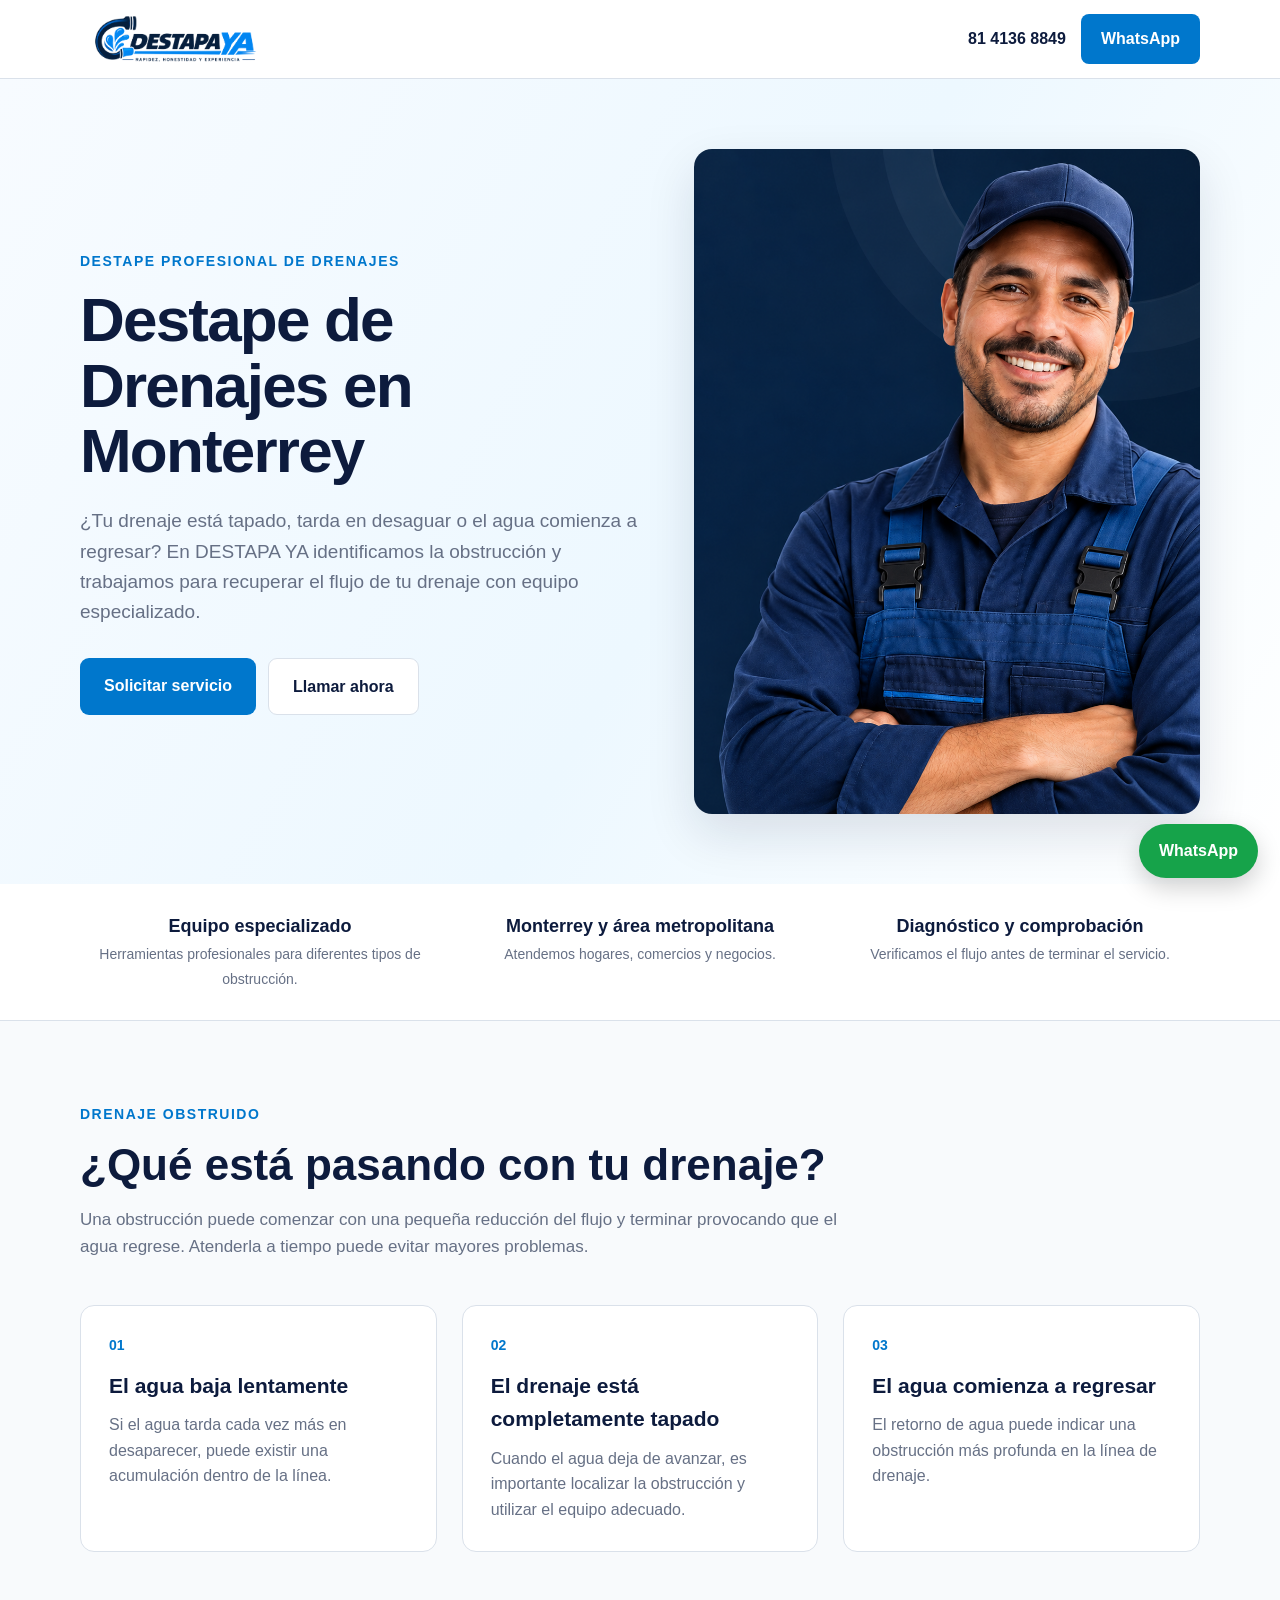
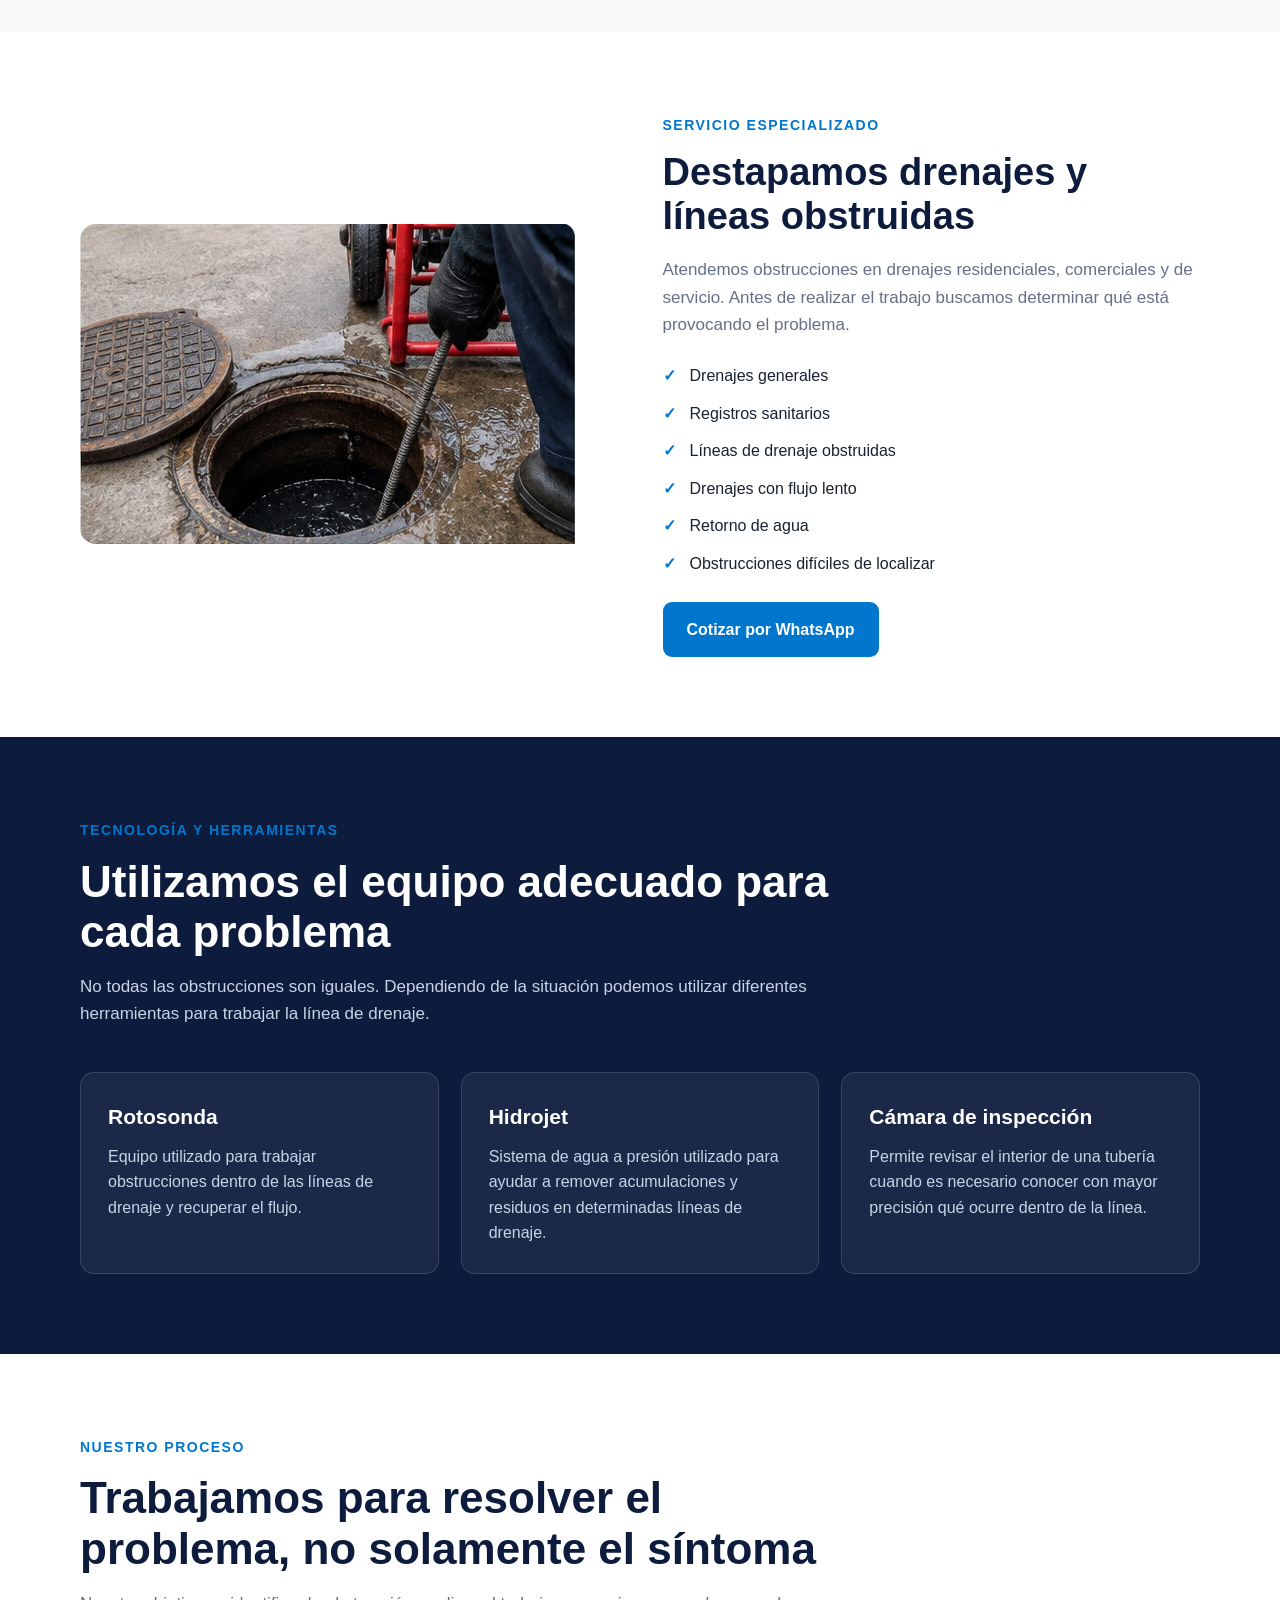
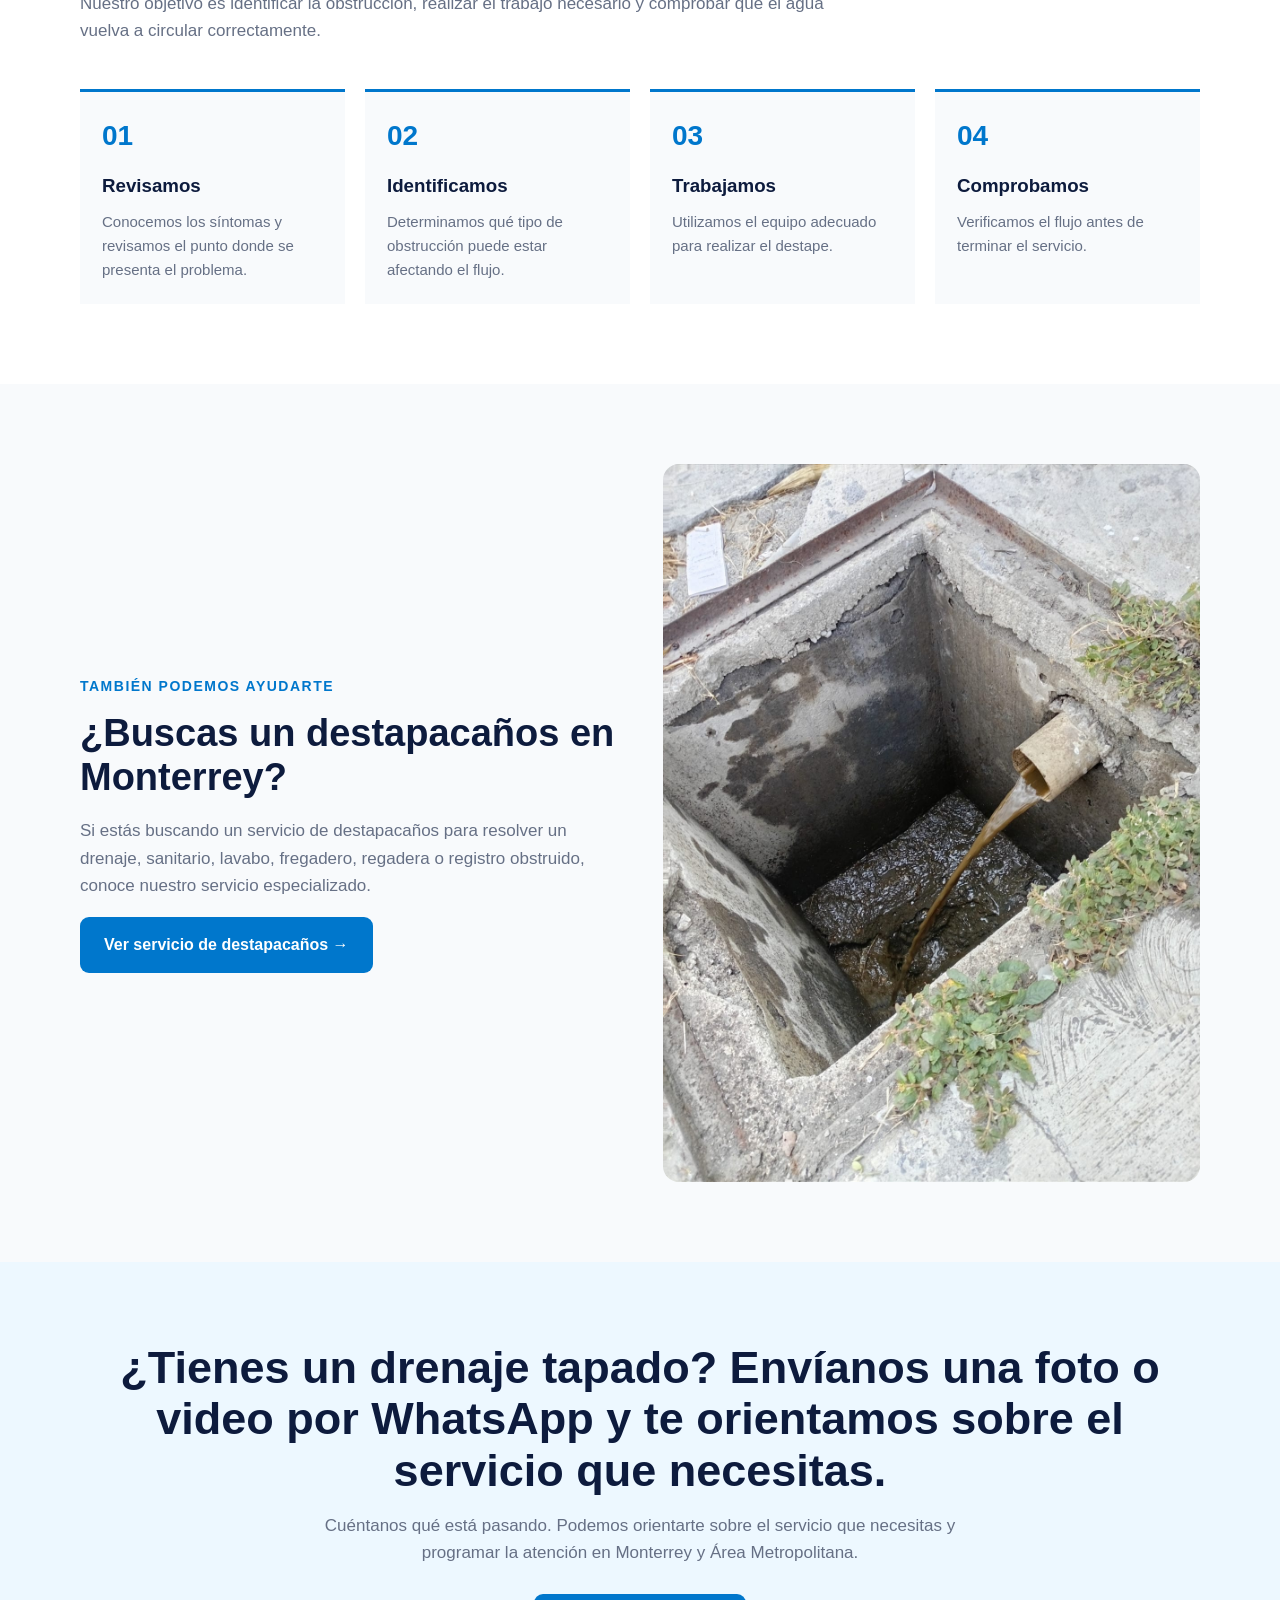
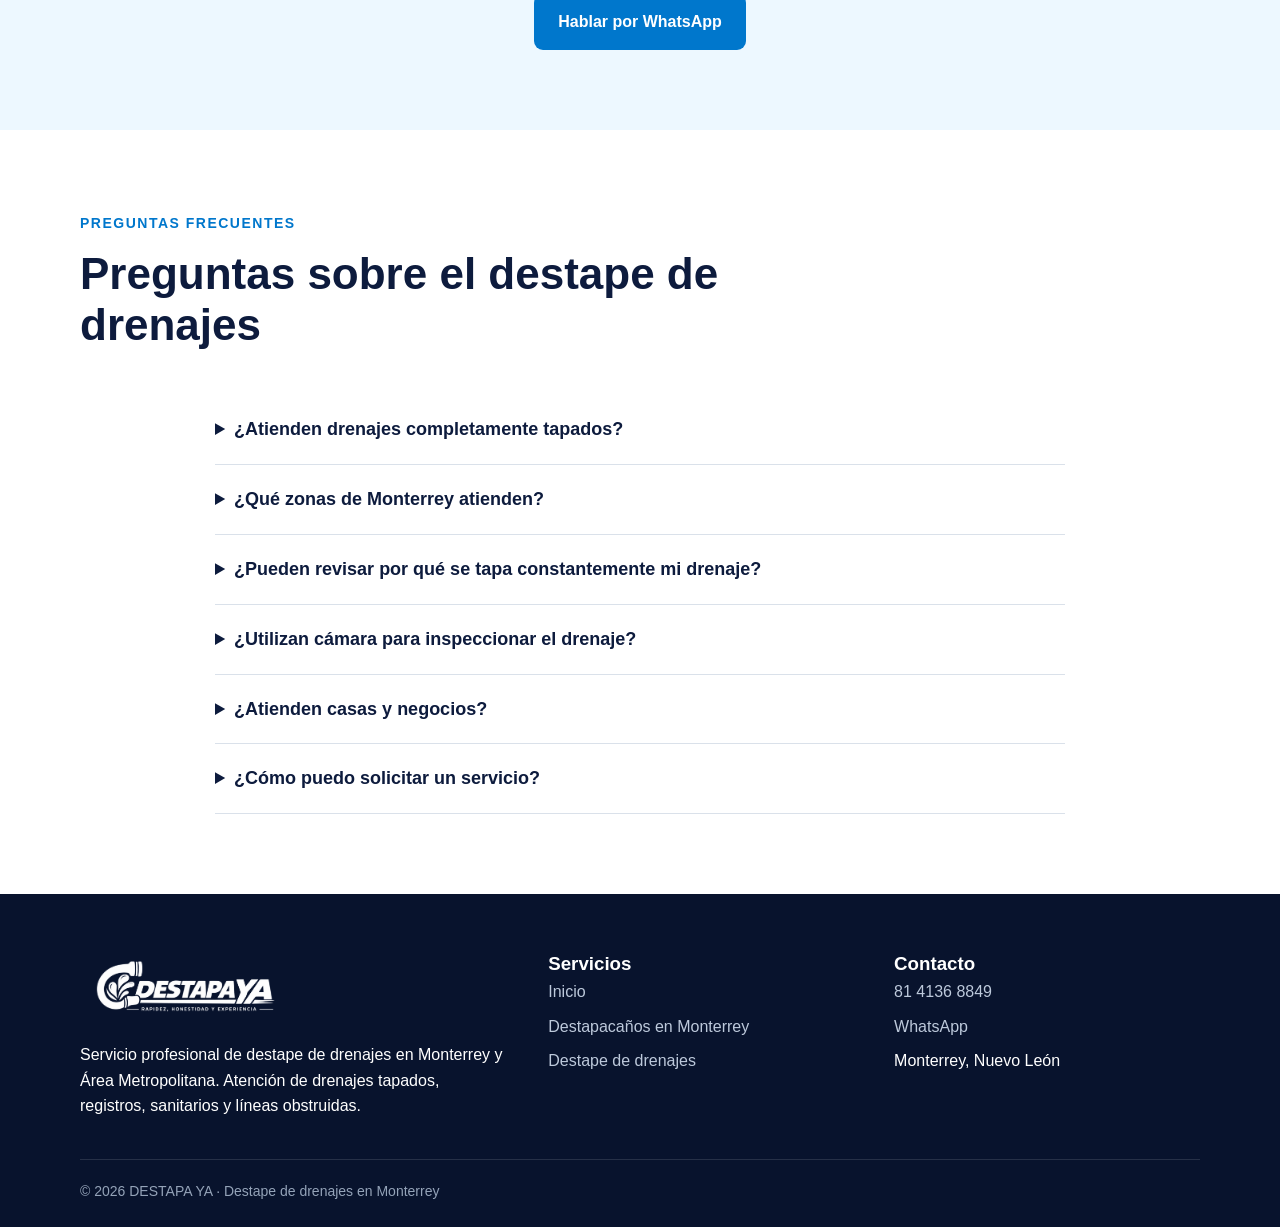
<file: destape-drenajes-monterrey/index.html>
<!DOCTYPE html>
<html lang="es-MX">
<head>
  <meta charset="UTF-8" />

  <meta
    name="viewport"
    content="width=device-width, initial-scale=1.0"
  />

  <title>Destape de Drenajes en Monterrey | DESTAPA YA</title>

  <meta
    name="description"
  content="¿Tienes un drenaje tapado en Monterrey? En DESTAPA YA realizamos destape de drenajes, registros y tuberías obstruidas con equipo especializado. Atención profesional. 81 4136 8849."
  />


  <meta name="robots" content="index, follow" />

  <link
    rel="canonical"
    href="https://destapaya.com/destape-drenajes-monterrey/"
  />

  <!-- Open Graph -->
  <meta
    property="og:title"
    content="Destape de Drenajes en Monterrey | DESTAPA YA"
  />

  <meta
    property="og:description"
    content="Destape profesional de drenajes en Monterrey y Área Metropolitana. Equipo especializado para resolver obstrucciones y recuperar el flujo."
  />

  <meta
    property="og:url"
    content="https://destapaya.com/destape-drenajes-monterrey/"
  />

  <meta
    property="og:type"
    content="website"
  />

  <meta
    property="og:image"
    content="https://destapaya.com/confianza/logo-destapa-ya.png"
  />

  <meta
    name="twitter:card"
    content="summary_large_image"
  />

  <meta
    name="twitter:title"
    content="Destape de Drenajes en Monterrey | DESTAPA YA"
  />

  <meta
    name="twitter:description"
    content="Servicio profesional de destape de drenajes en Monterrey."
  />

  <link
    rel="icon"
    href="/favicon.svg"
  />

  <style>
    :root {
      --navy: #0d1b3d;
      --blue: #0077cc;
      --blue-dark: #005fa3;
      --light-blue: #edf8ff;
      --gray: #667085;
      --light: #f8fafc;
      --border: #dae1ea;
      --white: #ffffff;
      --dark: #182230;
      --green: #16a34a;
    }

    * {
      box-sizing: border-box;
      margin: 0;
      padding: 0;
    }

    html {
      scroll-behavior: smooth;
    }

    body {
      font-family:
        Inter,
        Arial,
        Helvetica,
        sans-serif;
      color: var(--dark);
      background: var(--white);
      line-height: 1.6;
    }

    img {
      max-width: 100%;
      display: block;
    }

    a {
      color: inherit;
      text-decoration: none;
    }

    .container {
      width: min(1120px, calc(100% - 40px));
      margin: 0 auto;
    }

    /* HEADER */

    header {
      background: var(--white);
      border-bottom: 1px solid var(--border);
      position: sticky;
      top: 0;
      z-index: 100;
    }

    .header-inner {
      min-height: 78px;
      display: flex;
      align-items: center;
      justify-content: space-between;
      gap: 25px;
    }

    .header-logo {
      width: 190px;
    }

    .header-right {
      display: flex;
      align-items: center;
      gap: 15px;
    }

    .header-phone {
      font-weight: 700;
      color: var(--navy);
    }

    .header-button {
      background: var(--blue);
      color: white;
      padding: 12px 20px;
      border-radius: 8px;
      font-weight: 700;
    }

    .header-button:hover {
      background: var(--blue-dark);
    }

    /* HERO */

    .hero {
      background:
        linear-gradient(
          120deg,
          #f7fbff 0%,
          #edf8ff 55%,
          #ffffff 100%
        );
      padding: 70px 0;
    }

    .hero-grid {
      display: grid;
      grid-template-columns: 1.05fr 0.95fr;
      align-items: center;
      gap: 55px;
    }

    .eyebrow {
      display: inline-block;
      color: var(--blue);
      font-size: 14px;
      font-weight: 800;
      letter-spacing: 1.5px;
      text-transform: uppercase;
      margin-bottom: 15px;
    }

    h1 {
      color: var(--navy);
      font-size: clamp(38px, 5vw, 62px);
      line-height: 1.06;
      letter-spacing: -1.8px;
      margin-bottom: 22px;
    }

    .hero-text {
      font-size: 19px;
      color: var(--gray);
      max-width: 620px;
      margin-bottom: 30px;
    }

    .hero-buttons {
      display: flex;
      flex-wrap: wrap;
      gap: 12px;
    }

    .button-primary {
      background: var(--blue);
      color: white;
      padding: 15px 24px;
      border-radius: 9px;
      font-weight: 800;
      display: inline-block;
    }

    .button-primary:hover {
      background: var(--blue-dark);
    }

    .button-secondary {
      border: 1px solid var(--border);
      background: white;
      color: var(--navy);
      padding: 15px 24px;
      border-radius: 9px;
      font-weight: 800;
      display: inline-block;
    }

    .hero-image {
      border-radius: 18px;
      overflow: hidden;
      background: white;
      box-shadow: 0 20px 50px rgba(13, 27, 61, 0.12);
    }

    .hero-image img {
      width: 100%;
    }

    /* TRUST */

    .trust {
      padding: 28px 0;
      border-bottom: 1px solid var(--border);
    }

    .trust-grid {
      display: grid;
      grid-template-columns: repeat(3, 1fr);
      gap: 20px;
      text-align: center;
    }

    .trust-item strong {
      display: block;
      color: var(--navy);
      font-size: 18px;
    }

    .trust-item span {
      color: var(--gray);
      font-size: 14px;
    }

    /* SECTIONS */

    section {
      padding: 80px 0;
    }

    .section-header {
      max-width: 760px;
      margin-bottom: 45px;
    }

    .section-header h2 {
      color: var(--navy);
      font-size: clamp(30px, 4vw, 44px);
      line-height: 1.15;
      margin-bottom: 15px;
    }

    .section-header p {
      color: var(--gray);
      font-size: 17px;
    }

    /* PROBLEM */

    .problem {
      background: var(--light);
    }

    .problem-grid {
      display: grid;
      grid-template-columns: repeat(3, 1fr);
      gap: 25px;
    }

    .problem-card {
      background: white;
      border: 1px solid var(--border);
      border-radius: 14px;
      padding: 28px;
    }

    .problem-number {
      color: var(--blue);
      font-size: 14px;
      font-weight: 800;
      margin-bottom: 12px;
    }

    .problem-card h3 {
      color: var(--navy);
      margin-bottom: 10px;
      font-size: 21px;
    }

    .problem-card p {
      color: var(--gray);
    }

    /* SERVICE */

    .service-grid {
      display: grid;
      grid-template-columns: 1fr 1fr;
      gap: 45px;
      align-items: center;
    }

    .service-image {
      border-radius: 16px;
      overflow: hidden;
    }

    .service-content h2 {
      color: var(--navy);
      font-size: 38px;
      line-height: 1.15;
      margin-bottom: 18px;
    }

    .service-content p {
      color: var(--gray);
      font-size: 17px;
      margin-bottom: 18px;
    }

    .check-list {
      list-style: none;
      margin: 25px 0;
    }

    .check-list li {
      margin-bottom: 12px;
      padding-left: 27px;
      position: relative;
      color: var(--dark);
    }

    .check-list li::before {
      content: "✓";
      position: absolute;
      left: 0;
      color: var(--blue);
      font-weight: 900;
    }

    /* EQUIPMENT */

    .equipment {
      background: var(--navy);
      color: white;
    }

    .equipment .section-header h2 {
      color: white;
    }

    .equipment .section-header p {
      color: #c9d4e5;
    }

    .equipment-grid {
      display: grid;
      grid-template-columns: repeat(3, 1fr);
      gap: 22px;
    }

    .equipment-card {
      background: rgba(255, 255, 255, 0.06);
      border: 1px solid rgba(255, 255, 255, 0.13);
      border-radius: 14px;
      padding: 27px;
    }

    .equipment-card h3 {
      font-size: 21px;
      margin-bottom: 10px;
    }

    .equipment-card p {
      color: #c9d4e5;
    }

    /* PROCESS */

    .process-grid {
      display: grid;
      grid-template-columns: repeat(4, 1fr);
      gap: 20px;
    }

    .process-card {
      border-top: 3px solid var(--blue);
      padding: 22px;
      background: var(--light);
    }

    .process-number {
      color: var(--blue);
      font-size: 28px;
      font-weight: 900;
      margin-bottom: 12px;
    }

    .process-card h3 {
      color: var(--navy);
      margin-bottom: 9px;
    }

    .process-card p {
      color: var(--gray);
      font-size: 15px;
    }

    /* CTA */

    .cta {
      background: var(--light-blue);
      text-align: center;
    }

    .cta h2 {
      color: var(--navy);
      font-size: clamp(30px, 4vw, 45px);
      line-height: 1.15;
      margin-bottom: 15px;
    }

    .cta p {
      color: var(--gray);
      max-width: 680px;
      margin: 0 auto 28px;
      font-size: 17px;
    }

    /* FAQ */

    .faq {
      max-width: 850px;
      margin: auto;
    }

    details {
      border-bottom: 1px solid var(--border);
      padding: 20px 0;
    }

    summary {
      cursor: pointer;
      color: var(--navy);
      font-size: 18px;
      font-weight: 800;
    }

    details p {
      padding-top: 13px;
      color: var(--gray);
    }

    /* FOOTER */

    footer {
      background: #08132d;
      color: white;
      padding: 55px 0 25px;
    }

    .footer-grid {
      display: grid;
      grid-template-columns: 1.4fr 1fr 1fr;
      gap: 40px;
    }

    .footer-logo {
      width: 210px;
      margin-bottom: 18px;
      filter: brightness(0) invert(1);
    }

    .footer p {
      color: #bdc9db;
    }

    .footer h3 {
      margin-bottom: 15px;
    }

    .footer-links {
      list-style: none;
    }

    .footer-links li {
      margin-bottom: 9px;
    }

    .footer-links a {
      color: #bdc9db;
    }

    .footer-links a:hover {
      color: white;
    }

    .footer-bottom {
      border-top: 1px solid rgba(255,255,255,.12);
      margin-top: 40px;
      padding-top: 20px;
      color: #94a3b8;
      font-size: 14px;
    }

    /* FLOATING WHATSAPP */

    .whatsapp {
      position: fixed;
      right: 22px;
      bottom: 22px;
      background: var(--green);
      color: white;
      padding: 14px 20px;
      border-radius: 50px;
      font-weight: 800;
      box-shadow: 0 10px 25px rgba(0,0,0,.18);
      z-index: 90;
    }

    .whatsapp:hover {
      transform: translateY(-2px);
    }

    /* MOBILE */

    @media (max-width: 800px) {

      .container {
        width: min(100% - 28px, 1120px);
      }

      .header-inner {
        min-height: 68px;
      }

      .header-logo {
        width: 150px;
      }

      .header-phone {
        display: none;
      }

      .header-button {
        padding: 10px 13px;
        font-size: 13px;
      }

      .hero {
        padding: 45px 0;
      }

      .hero-grid,
      .service-grid {
        grid-template-columns: 1fr;
      }

      .hero-grid {
        gap: 35px;
      }

      h1 {
        font-size: 40px;
      }

      .hero-text {
        font-size: 17px;
      }

      section {
        padding: 60px 0;
      }

      .trust-grid,
      .problem-grid,
      .equipment-grid,
      .process-grid {
        grid-template-columns: 1fr;
      }

      .trust-grid {
        gap: 25px;
      }

      .footer-grid {
        grid-template-columns: 1fr;
      }

      .whatsapp {
        right: 15px;
        bottom: 15px;
        padding: 13px 17px;
      }
    }
  </style>

  <!-- Schema.org -->
  <script type="application/ld+json">
  {
    "@context": "https://schema.org",
    "@type": "Plumber",
    "name": "DESTAPA YA",
    "url": "https://destapaya.com/destape-drenajes-monterrey/",
    "telephone": "+52 81 4136 8849",
    "description": "Servicio profesional de destape de drenajes en Monterrey y Área Metropolitana.",
    "image": "https://destapaya.com/confianza/logo-destapa-ya.png",
    "address": {
      "@type": "PostalAddress",
      "streetAddress": "Valle del Sol 5829",
      "addressLocality": "Monterrey",
      "addressRegion": "Nuevo León",
      "postalCode": "64117",
      "addressCountry": "MX"
    },
    "areaServed": [
      "Monterrey",
      "San Nicolás de los Garza",
      "Guadalupe",
      "Apodaca",
      "General Escobedo",
      "Santa Catarina",
      "San Pedro Garza García"
    ],
    "sameAs": [
      "https://www.facebook.com/profile.php?id=61590117905234"
    ]
  }
  </script>

</head>

<body>

  <!-- HEADER -->

  <header>
    <div class="container header-inner">

      <a href="/" aria-label="DESTAPA YA">
        <img
          class="header-logo"
          src="/confianza/logo-destapa-ya-header.png"
          alt="DESTAPA YA - Destape de drenajes en Monterrey"
        />
      </a>

      <div class="header-right">

        <a
          class="header-phone"
          href="tel:+528141368849"
        >
          81 4136 8849
        </a>

        <a
          class="header-button"
          href="https://wa.me/528141368849?text=Hola%20DESTAPA%20YA,%20necesito%20un%20destape%20de%20drenaje."
          target="_blank"
          rel="noopener"
        >
          WhatsApp
        </a>

      </div>

    </div>
  </header>


  <!-- HERO -->

  <main>

    <section class="hero">

      <div class="container hero-grid">

        <div>

          <span class="eyebrow">
            Destape profesional de drenajes
          </span>

          <h1>
            Destape de Drenajes en Monterrey
          </h1>

          <p class="hero-text">
            ¿Tu drenaje está tapado, tarda en desaguar o el agua
            comienza a regresar? En DESTAPA YA identificamos la
            obstrucción y trabajamos para recuperar el flujo de tu
            drenaje con equipo especializado.
          </p>

          <div class="hero-buttons">

            <a
              class="button-primary"
              href="https://wa.me/528141368849?text=Hola%20DESTAPA%20YA,%20necesito%20un%20destape%20de%20drenaje."
              target="_blank"
              rel="noopener"
            >
              Solicitar servicio
            </a>

            <a
              class="button-secondary"
              href="tel:+528141368849"
            >
              Llamar ahora
            </a>

          </div>

        </div>

        <div class="hero-image">

          <img
            src="/confianza/plomero-destapa-ya.png"
            alt="Plomero profesional realizando servicio de destape de drenaje"
          />

        </div>

      </div>

    </section>


    <!-- TRUST -->

    <section class="trust">

      <div class="container trust-grid">

        <div class="trust-item">
          <strong>Equipo especializado</strong>
          <span>Herramientas profesionales para diferentes tipos de obstrucción.</span>
        </div>

        <div class="trust-item">
          <strong>Monterrey y área metropolitana</strong>
          <span>Atendemos hogares, comercios y negocios.</span>
        </div>

        <div class="trust-item">
          <strong>Diagnóstico y comprobación</strong>
          <span>Verificamos el flujo antes de terminar el servicio.</span>
        </div>

      </div>

    </section>


    <!-- PROBLEMAS -->

    <section class="problem">

      <div class="container">

        <div class="section-header">

          <span class="eyebrow">
            Drenaje obstruido
          </span>

          <h2>
            ¿Qué está pasando con tu drenaje?
          </h2>

          <p>
            Una obstrucción puede comenzar con una pequeña reducción
            del flujo y terminar provocando que el agua regrese.
            Atenderla a tiempo puede evitar mayores problemas.
          </p>

        </div>


        <div class="problem-grid">

          <article class="problem-card">

            <div class="problem-number">01</div>

            <h3>
              El agua baja lentamente
            </h3>

            <p>
              Si el agua tarda cada vez más en desaparecer,
              puede existir una acumulación dentro de la línea.
            </p>

          </article>


          <article class="problem-card">

            <div class="problem-number">02</div>

            <h3>
              El drenaje está completamente tapado
            </h3>

            <p>
              Cuando el agua deja de avanzar, es importante
              localizar la obstrucción y utilizar el equipo adecuado.
            </p>

          </article>


          <article class="problem-card">

            <div class="problem-number">03</div>

            <h3>
              El agua comienza a regresar
            </h3>

            <p>
              El retorno de agua puede indicar una obstrucción
              más profunda en la línea de drenaje.
            </p>

          </article>

        </div>

      </div>

    </section>


    <!-- SERVICIO -->

    <section>

      <div class="container service-grid">

        <div class="service-image">

          <img
            src="/servicios/01-drenajes-registros.jpg"
            alt="Destape profesional de drenajes y registros en Monterrey"
          />

        </div>


        <div class="service-content">

          <span class="eyebrow">
            Servicio especializado
          </span>

          <h2>
            Destapamos drenajes y líneas obstruidas
          </h2>

          <p>
            Atendemos obstrucciones en drenajes residenciales,
            comerciales y de servicio. Antes de realizar el trabajo
            buscamos determinar qué está provocando el problema.
          </p>

          <ul class="check-list">

            <li>
              Drenajes generales
            </li>

            <li>
              Registros sanitarios
            </li>

            <li>
              Líneas de drenaje obstruidas
            </li>

            <li>
              Drenajes con flujo lento
            </li>

            <li>
              Retorno de agua
            </li>

            <li>
              Obstrucciones difíciles de localizar
            </li>

          </ul>

          <a
            class="button-primary"
            href="https://wa.me/528141368849?text=Hola%20DESTAPA%20YA,%20quiero%20cotizar%20un%20destape%20de%20drenaje."
            target="_blank"
            rel="noopener"
          >
            Cotizar por WhatsApp
          </a>

        </div>

      </div>

    </section>


    <!-- EQUIPMENT -->

    <section class="equipment">

      <div class="container">

        <div class="section-header">

          <span class="eyebrow">
            Tecnología y herramientas
          </span>

          <h2>
            Utilizamos el equipo adecuado para cada problema
          </h2>

          <p>
            No todas las obstrucciones son iguales. Dependiendo
            de la situación podemos utilizar diferentes herramientas
            para trabajar la línea de drenaje.
          </p>

        </div>


        <div class="equipment-grid">

          <article class="equipment-card">

            <h3>
              Rotosonda
            </h3>

            <p>
              Equipo utilizado para trabajar obstrucciones
              dentro de las líneas de drenaje y recuperar el flujo.
            </p>

          </article>


          <article class="equipment-card">

            <h3>
              Hidrojet
            </h3>

            <p>
              Sistema de agua a presión utilizado para ayudar
              a remover acumulaciones y residuos en determinadas
              líneas de drenaje.
            </p>

          </article>


          <article class="equipment-card">

            <h3>
              Cámara de inspección
            </h3>

            <p>
              Permite revisar el interior de una tubería cuando
              es necesario conocer con mayor precisión qué ocurre
              dentro de la línea.
            </p>

          </article>

        </div>

      </div>

    </section>


    <!-- PROCESO -->

    <section>

      <div class="container">

        <div class="section-header">

          <span class="eyebrow">
            Nuestro proceso
          </span>

          <h2>
            Trabajamos para resolver el problema, no solamente el síntoma
          </h2>

          <p>
            Nuestro objetivo es identificar la obstrucción,
            realizar el trabajo necesario y comprobar que el agua
            vuelva a circular correctamente.
          </p>

        </div>


        <div class="process-grid">

          <article class="process-card">

            <div class="process-number">
              01
            </div>

            <h3>
              Revisamos
            </h3>

            <p>
              Conocemos los síntomas y revisamos el punto donde
              se presenta el problema.
            </p>

          </article>


          <article class="process-card">

            <div class="process-number">
              02
            </div>

            <h3>
              Identificamos
            </h3>

            <p>
              Determinamos qué tipo de obstrucción puede estar
              afectando el flujo.
            </p>

          </article>


          <article class="process-card">

            <div class="process-number">
              03
            </div>

            <h3>
              Trabajamos
            </h3>

            <p>
              Utilizamos el equipo adecuado para realizar
              el destape.
            </p>

          </article>


          <article class="process-card">

            <div class="process-number">
              04
            </div>

            <h3>
              Comprobamos
            </h3>

            <p>
              Verificamos el flujo antes de terminar el servicio.
            </p>

          </article>

        </div>

      </div>

    </section>


    <!-- INTERNAL LINK -->

    <section class="problem">

      <div class="container service-grid">

        <div class="service-content">

          <span class="eyebrow">
            También podemos ayudarte
          </span>

          <h2>
            ¿Buscas un destapacaños en Monterrey?
          </h2>

          <p>
            Si estás buscando un servicio de destapacaños para
            resolver un drenaje, sanitario, lavabo, fregadero,
            regadera o registro obstruido, conoce nuestro servicio
            especializado.
          </p>

          <a
            class="button-primary"
            href="/destapacanos-monterrey/"
          >
            Ver servicio de destapacaños →
          </a>

        </div>

        <div class="service-image">

          <img
            src="/hallazgos/registro-flujo.jpeg"
            alt="Registro de drenaje durante un servicio profesional"
          />

        </div>

      </div>

    </section>


    <!-- CTA -->

    <section class="cta">

      <div class="container">

        <h2>
          ¿Tienes un drenaje tapado?
          Envíanos una foto o video por WhatsApp y te orientamos sobre el servicio que necesitas.
        </h2>

        <p>
          Cuéntanos qué está pasando. Podemos orientarte sobre
          el servicio que necesitas y programar la atención
          en Monterrey y Área Metropolitana.
        </p>

        <a
          class="button-primary"
          href="https://wa.me/528141368849?text=Hola%20DESTAPA%20YA,%20tengo%20un%20drenaje%20tapado%20y%20necesito%20ayuda."
          target="_blank"
          rel="noopener"
        >
          Hablar por WhatsApp
        </a>

      </div>

    </section>


    <!-- FAQ -->

    <section>

      <div class="container">

        <div class="section-header">

          <span class="eyebrow">
            Preguntas frecuentes
          </span>

          <h2>
            Preguntas sobre el destape de drenajes
          </h2>

        </div>


        <div class="faq">

          <details>

            <summary>
              ¿Atienden drenajes completamente tapados?
            </summary>

            <p>
              Sí. Atendemos diferentes tipos de obstrucciones
              en drenajes y líneas. El equipo utilizado depende
              de las características del problema.
            </p>

          </details>


          <details>

            <summary>
              ¿Qué zonas de Monterrey atienden?
            </summary>

            <p>
              Atendemos Monterrey y diferentes municipios del
              Área Metropolitana, incluyendo San Nicolás,
              Guadalupe, Apodaca, Escobedo, Santa Catarina y
              San Pedro Garza García.
            </p>

          </details>


          <details>

            <summary>
              ¿Pueden revisar por qué se tapa constantemente mi drenaje?
            </summary>

            <p>
              Sí. Cuando una línea presenta obstrucciones
              recurrentes puede ser necesario realizar una
              revisión más detallada para conocer qué está
              provocando el problema.
            </p>

          </details>


          <details>

            <summary>
              ¿Utilizan cámara para inspeccionar el drenaje?
            </summary>

            <p>
              Contamos con inspección mediante cámara para los
              casos donde sea necesario revisar el interior de
              la tubería y conocer mejor la condición de la línea.
            </p>

          </details>


          <details>

            <summary>
              ¿Atienden casas y negocios?
            </summary>

            <p>
              Sí. Atendemos hogares, restaurantes, locales
              comerciales, oficinas, condominios y otros
              establecimientos.
            </p>

          </details>


          <details>

            <summary>
              ¿Cómo puedo solicitar un servicio?
              
            </summary>

            <p>
              Puedes llamarnos al
              <strong>81 4136 8849</strong> o escribirnos
              directamente por WhatsApp para describirnos
              el problema.
            </p>

          </details>

        </div>

      </div>

    </section>

  </main>


  <!-- FOOTER -->

  <footer>

    <div class="container">

      <div class="footer-grid">

        <div>

          <img
            class="footer-logo"
            src="/confianza/logo-destapa-ya-header.png"
            alt="DESTAPA YA"
          />

          <p>
           Servicio profesional de destape de drenajes en Monterrey y Área Metropolitana.
Atención de drenajes tapados, registros, sanitarios y líneas obstruidas.
          </p>

        </div>


        <div>

          <h3>
            Servicios
          </h3>

          <ul class="footer-links">

            <li>
              <a href="/">
                Inicio
              </a>
            </li>

            <li>
              <a href="/destapacanos-monterrey/">
                Destapacaños en Monterrey
              </a>
            </li>

            <li>
              <a href="/destape-drenajes-monterrey/">
                Destape de drenajes
              </a>
            </li>

          </ul>

        </div>


        <div>

          <h3>
            Contacto
          </h3>

          <ul class="footer-links">

            <li>
              <a href="tel:+528141368849">
                81 4136 8849
              </a>
            </li>

            <li>
              <a
                href="https://wa.me/528141368849"
                target="_blank"
                rel="noopener"
              >
                WhatsApp
              </a>
            </li>

            <li>
              Monterrey, Nuevo León
            </li>

          </ul>

        </div>

      </div>


      <div class="footer-bottom">

        © 2026 DESTAPA YA · Destape de drenajes en Monterrey

      </div>

    </div>

  </footer>


  <!-- WHATSAPP -->

  <a
    class="whatsapp"
    href="https://wa.me/528141368849?text=Hola%20DESTAPA%20YA,%20necesito%20un%20servicio%20de%20destape."
    target="_blank"
    rel="noopener"
    aria-label="Contactar a DESTAPA YA por WhatsApp"
  >
    WhatsApp
  </a>

</body>
</html>
</file>
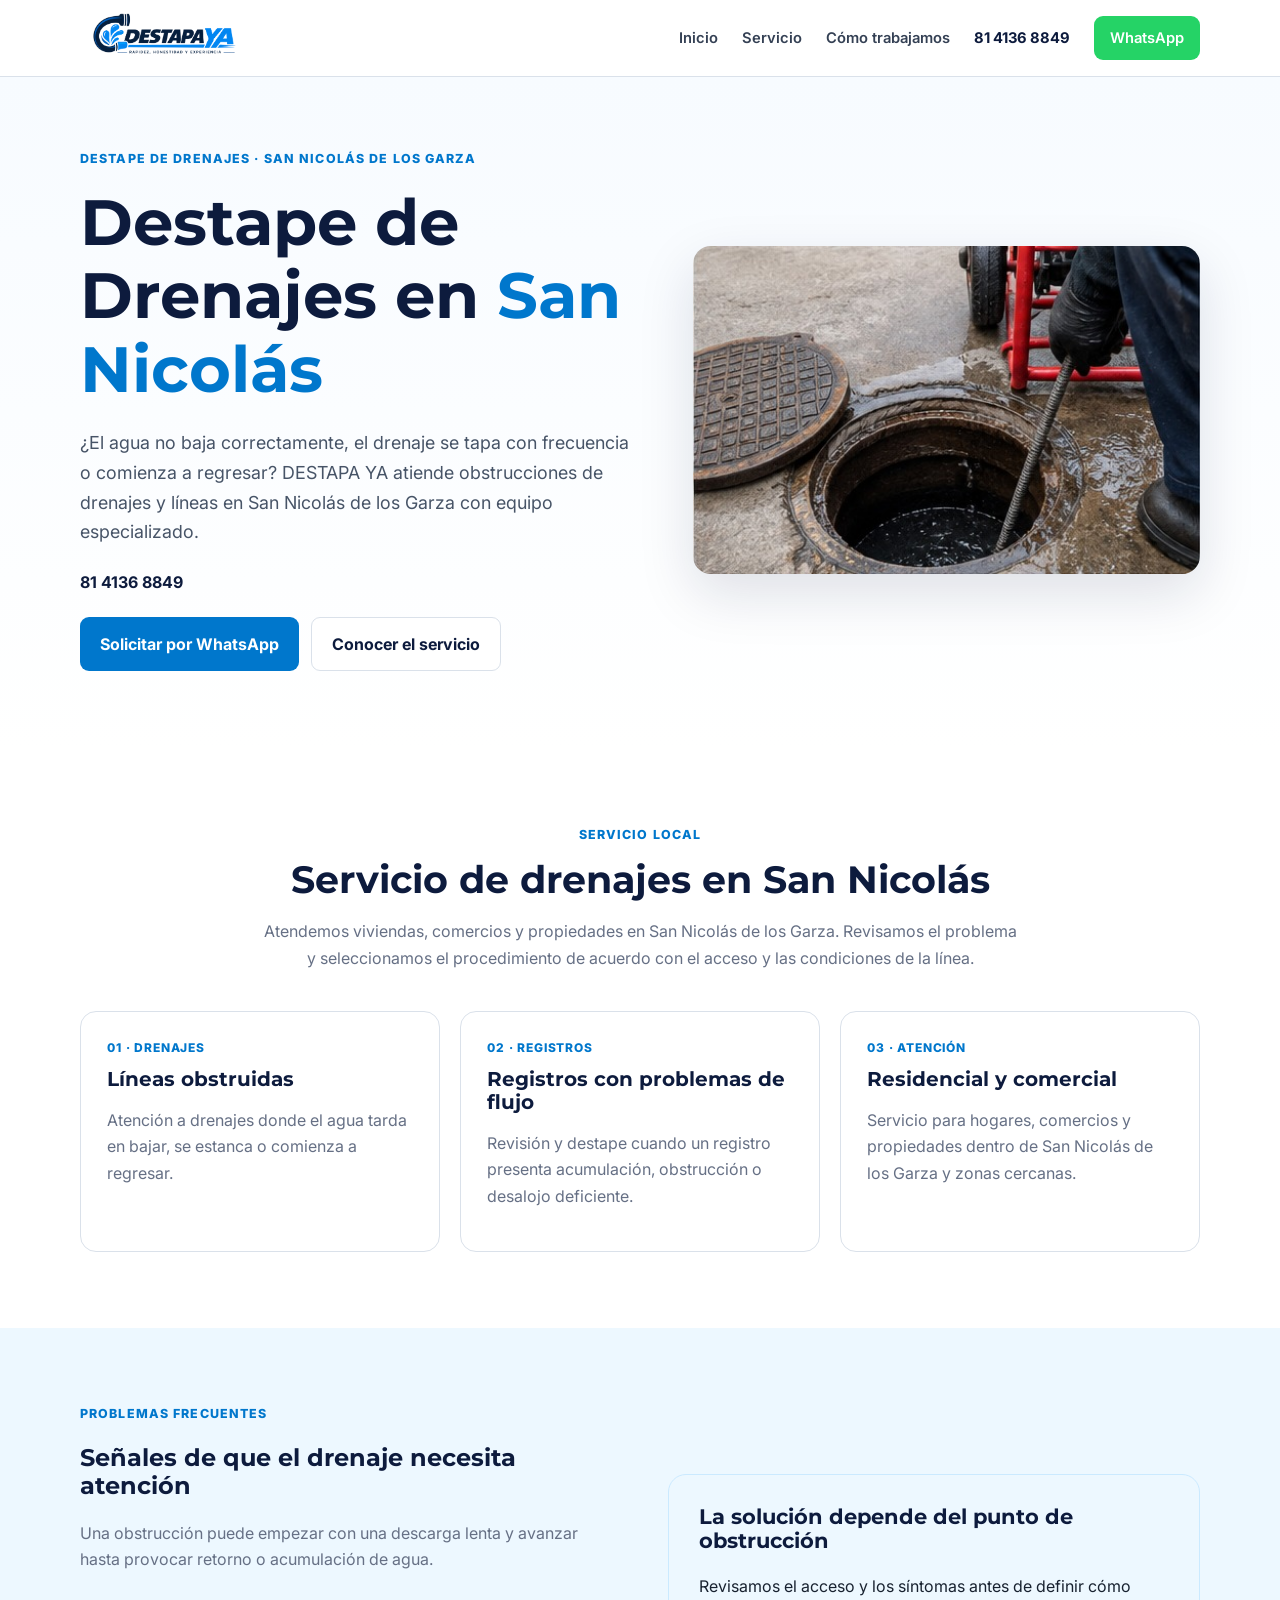
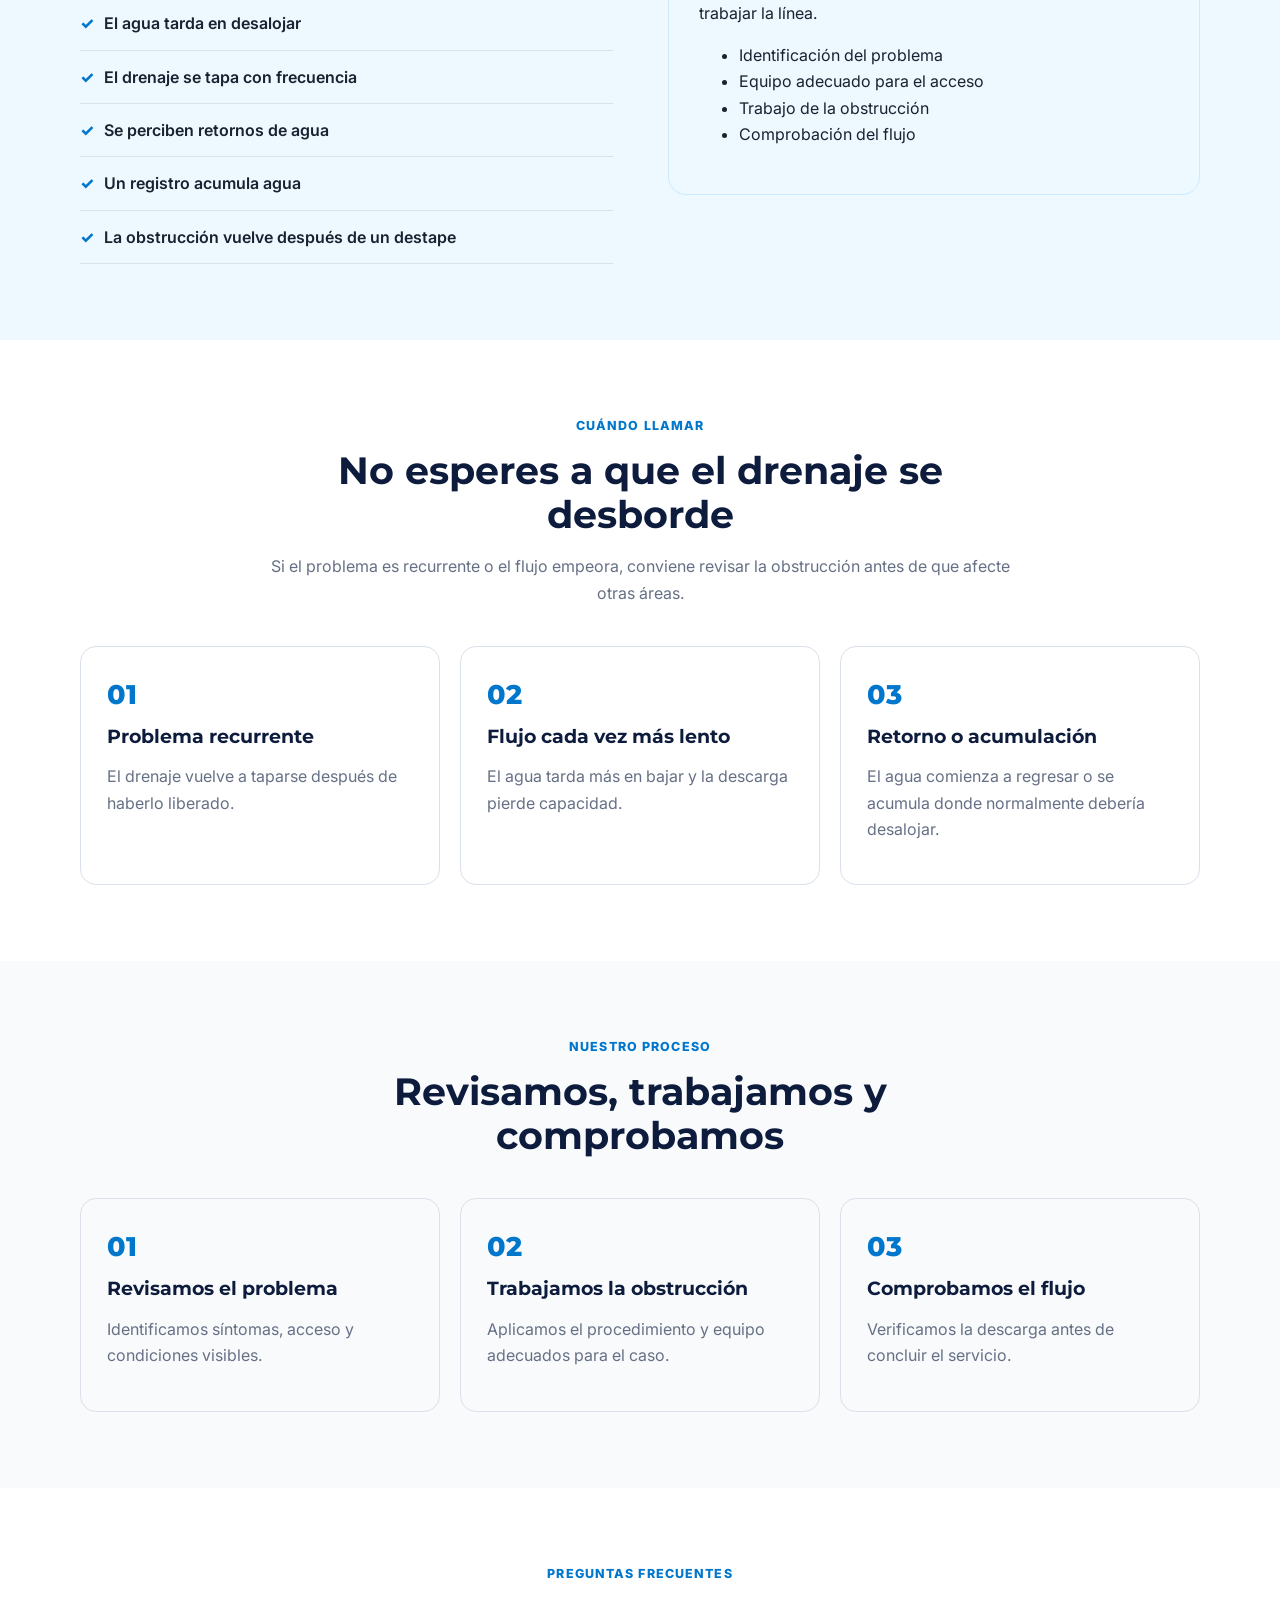
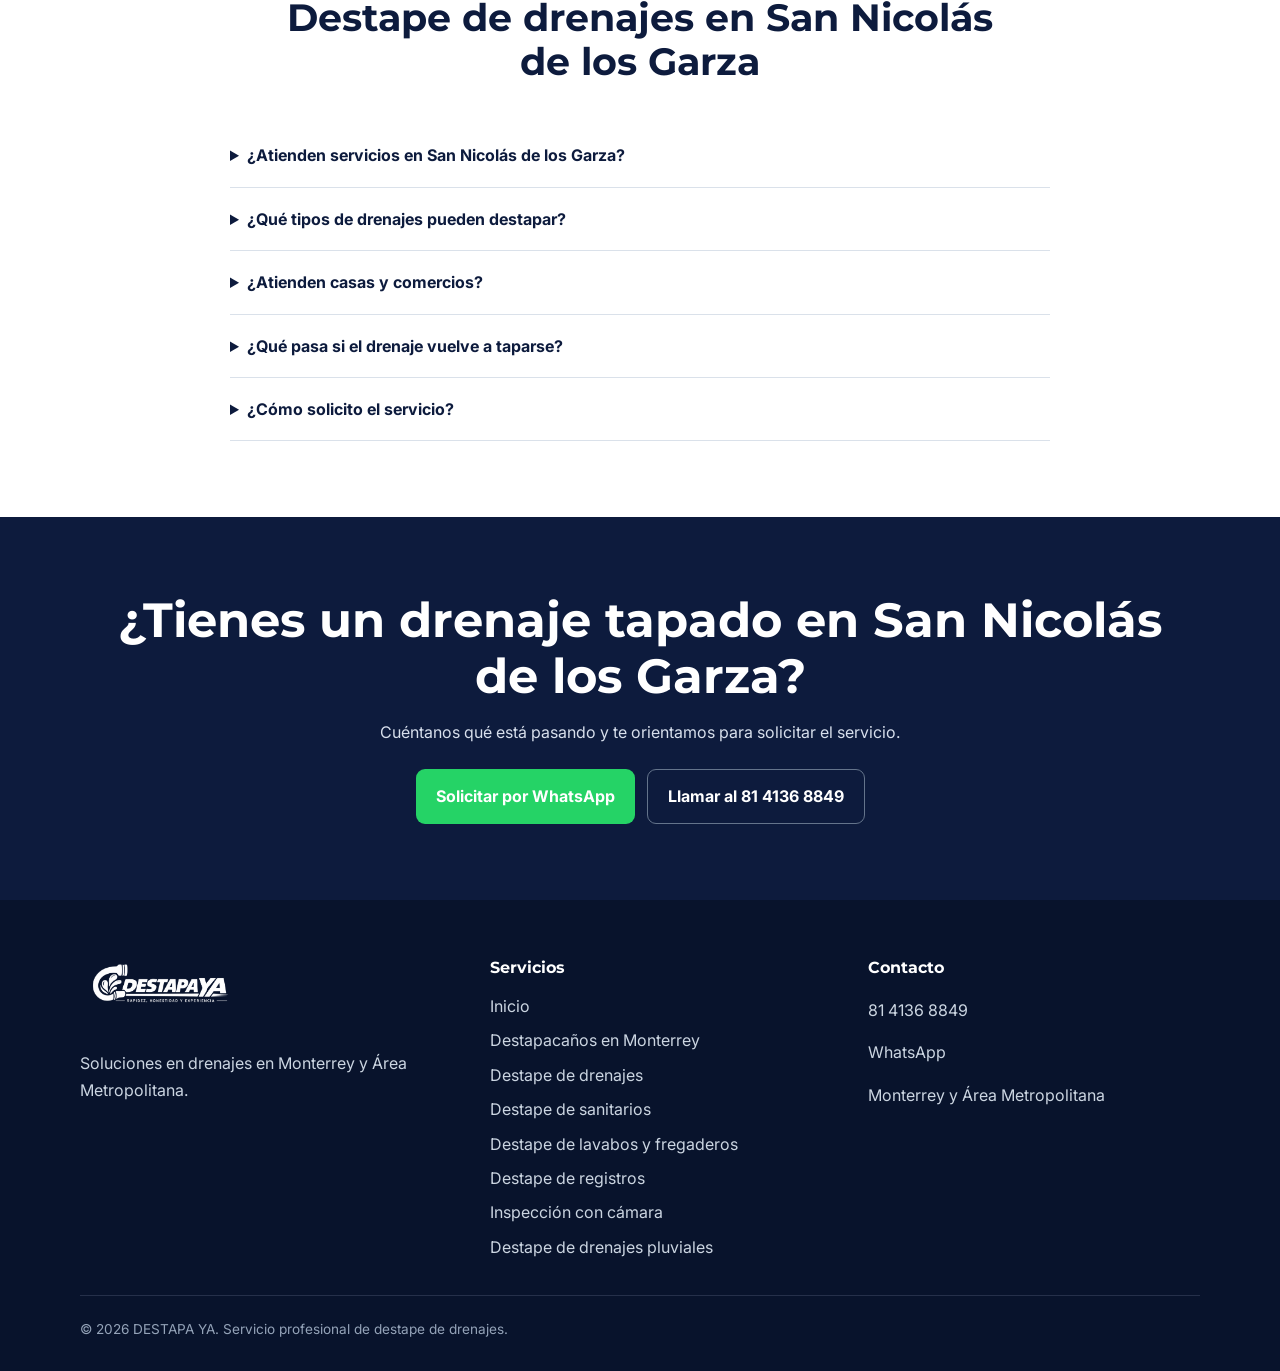
<file: destape-drenajes-san-nicolas/index.html>
<!doctype html>
<html lang="es">
<head>
<meta charset="utf-8">
<meta name="viewport" content="width=device-width, initial-scale=1">
<title>Destape de Drenajes en San Nicolás | DESTAPA YA</title>
<meta name="description" content="¿Tu drenaje está tapado en San Nicolás? DESTAPA YA realiza destape de drenajes, registros y líneas obstruidas en San Nicolás de los Garza y Área Metropolitana.">
<link rel="canonical" href="https://destapaya.com/destape-drenajes-san-nicolas/">
<meta property="og:type" content="website">
<meta property="og:title" content="Destape de Drenajes en San Nicolás | DESTAPA YA">
<meta property="og:description" content="¿Tu drenaje está tapado en San Nicolás? DESTAPA YA realiza destape de drenajes, registros y líneas obstruidas en San Nicolás de los Garza y Área Metropolitana.">
<meta property="og:url" content="https://destapaya.com/destape-drenajes-san-nicolas/">
<meta property="og:image" content="https://destapaya.com/servicios/01-drenajes-registros.jpg">
<meta name="twitter:card" content="summary_large_image">
<meta name="twitter:title" content="Destape de Drenajes en San Nicolás | DESTAPA YA">
<meta name="twitter:description" content="¿Tu drenaje está tapado en San Nicolás? DESTAPA YA realiza destape de drenajes, registros y líneas obstruidas en San Nicolás de los Garza y Área Metropolitana.">
<meta name="twitter:image" content="https://destapaya.com/servicios/01-drenajes-registros.jpg">
<link rel="preconnect" href="https://fonts.googleapis.com">
<link rel="preconnect" href="https://fonts.gstatic.com" crossorigin>
<link href="https://fonts.googleapis.com/css2?family=Inter:wght@400;500;600;700&family=Montserrat:wght@600;700;800&display=swap" rel="stylesheet">
<style>
:root{--navy:#0D1B3D;--blue:#0077CC;--light:#EDF8FF;--bg:#F8FAFC;--text:#182230;--muted:#667085;--border:#DAE1EA;--green:#25D366}
*{box-sizing:border-box}html{scroll-behavior:smooth}body{margin:0;color:var(--text);font-family:Inter,Arial,sans-serif;line-height:1.65}a{text-decoration:none;color:inherit}.wrap{width:min(1120px,92%);margin:auto}
header{position:sticky;top:0;z-index:20;background:rgba(255,255,255,.96);border-bottom:1px solid var(--border);backdrop-filter:blur(8px)}.nav{min-height:76px;display:flex;align-items:center;gap:24px}.logo{width:168px}.navlinks{display:flex;align-items:center;gap:24px;margin-left:auto;font-size:.92rem;font-weight:600;color:#344054}.navlinks a:hover{color:var(--blue)}.phone{font-weight:700;color:var(--navy);white-space:nowrap}.wa{background:var(--green);color:#fff!important;padding:10px 16px;border-radius:9px}
.hero{background:linear-gradient(180deg,#F7FBFF,#fff);padding:72px 0 78px}.hero-grid{display:grid;grid-template-columns:1.04fr .96fr;gap:64px;align-items:center}.eyebrow,.label{font-size:.78rem;letter-spacing:.09em;font-weight:800;color:var(--blue)}h1,h2,h3{font-family:Montserrat,Inter,sans-serif;color:var(--navy);line-height:1.15}h1{font-size:clamp(2.35rem,5vw,4rem);margin:16px 0 22px}h1 span{color:var(--blue)}.lead{font-size:1.12rem;color:#475467;max-width:650px;margin:0 0 22px}.actions{display:flex;flex-wrap:wrap;gap:12px;margin-top:22px}.button{display:inline-flex;align-items:center;justify-content:center;padding:13px 20px;border-radius:9px;font-weight:700}.primary{background:var(--blue);color:#fff}.secondary{border:1px solid var(--border);background:#fff;color:var(--navy)}.hero-img img{width:100%;display:block;border-radius:18px;box-shadow:0 20px 55px rgba(13,27,61,.13)}
section{padding:76px 0}.heading{text-align:center;max-width:760px;margin:0 auto 40px}.heading h2{font-size:clamp(1.9rem,3vw,2.65rem);margin:12px 0}.muted{color:var(--muted)}.grid{display:grid;grid-template-columns:repeat(3,1fr);gap:20px}.card{border:1px solid var(--border);border-radius:16px;padding:26px;background:#fff}.number{color:var(--blue);font-size:.75rem;font-weight:800;letter-spacing:.07em}.card h3{font-size:1.25rem;margin:10px 0}
.split{background:var(--bg)}.split-grid{display:grid;grid-template-columns:1fr 1fr;gap:55px;align-items:center}.split h2{font-size:clamp(1.9rem,3vw,2.7rem);margin:12px 0 18px}.checklist{padding:0;margin:25px 0 0;list-style:none}.checklist li{padding:13px 0;border-bottom:1px solid var(--border);font-weight:600}.checklist li:before{content:"✓";color:var(--blue);font-weight:800;margin-right:10px}.info-box{background:var(--light);border:1px solid #CBEAFF;border-radius:18px;padding:30px}.info-box h3{margin-top:0;font-size:1.3rem}
.steps{display:grid;grid-template-columns:repeat(3,1fr);gap:20px}.step{padding:26px;border:1px solid var(--border);border-radius:16px}.step-num{font-family:Montserrat;color:var(--blue);font-size:1.7rem;font-weight:800}.step h3{margin:8px 0}.faq{max-width:820px;margin:auto}.faq details{border-bottom:1px solid var(--border);padding:18px 0}.faq summary{cursor:pointer;font-weight:700;color:var(--navy)}.faq p{color:var(--muted);margin:12px 0 0}
.local{background:var(--light)}.cta{background:var(--navy);color:#fff;text-align:center}.cta h2{color:#fff;font-size:clamp(2rem,4vw,3rem);margin:0 0 15px}.cta p{color:#D7DFEC;max-width:680px;margin:0 auto 24px}.cta .actions{justify-content:center}.cta .primary{background:var(--green)}.cta .secondary{background:transparent;border-color:#64748B;color:#fff}
footer{background:#08132C;color:#CBD5E1;padding:55px 0 30px}.footer-grid{display:grid;grid-template-columns:1.1fr 1fr 1fr;gap:45px}.footer-logo{width:160px;margin-bottom:15px}.footer-logo-dark{filter:brightness(0) invert(1)}.footer-title{font-family:Montserrat;color:#fff;font-weight:700;margin:0 0 12px}.services-list{display:flex;flex-direction:column;gap:8px}.copyright{border-top:1px solid #25304A;margin-top:35px;padding-top:22px;font-size:.85rem;color:#94A3B8}
@media(max-width:850px){.navlinks{gap:12px}.phone{display:none}.hero-grid,.split-grid{grid-template-columns:1fr;gap:35px}.grid,.steps{grid-template-columns:1fr}.hero{padding:52px 0 60px}.hero-img{order:-1}.footer-grid{grid-template-columns:1fr 1fr}}
@media(max-width:600px){.navlinks a:not(.wa){display:none}.logo{width:145px}.footer-grid{grid-template-columns:1fr}section{padding:60px 0}}
</style>
<script type="application/ld+json">
{"@context":"https://schema.org","@type":"Service","name":"Destape de Drenajes en San Nicolás","serviceType":"destape de drenajes","description":"¿Tu drenaje está tapado en San Nicolás? DESTAPA YA realiza destape de drenajes, registros y líneas obstruidas en San Nicolás de los Garza y Área Metropolitana.","url":"https://destapaya.com/destape-drenajes-san-nicolas/","image":"https://destapaya.com/servicios/01-drenajes-registros.jpg","provider":{"@type":"LocalBusiness","name":"DESTAPA YA","telephone":"+52 81 4136 8849","areaServed":["Monterrey","San Pedro Garza García","San Nicolás de los Garza","Guadalupe","Apodaca","Escobedo","Santa Catarina"]},"areaServed":{"@type":"City","name":"San Nicolás de los Garza"}}
</script>
<script type="application/ld+json">
{"@context":"https://schema.org","@type":"BreadcrumbList","itemListElement":[{"@type":"ListItem","position":1,"name":"Inicio","item":"https://destapaya.com/"},{"@type":"ListItem","position":2,"name":"Destape de Drenajes en San Nicolás de los Garza","item":"https://destapaya.com/destape-drenajes-san-nicolas/"}]}
</script>
</head>
<body>
<header><div class="wrap nav"><a href="/"><img class="logo" src="/confianza/logo-destapa-ya-header.png" alt="DESTAPA YA"></a><nav class="navlinks"><a href="/">Inicio</a><a href="#servicio">Servicio</a><a href="#proceso">Cómo trabajamos</a><a class="phone" href="tel:+528141368849">81 4136 8849</a><a class="wa" href="https://wa.me/528141368849?text=Hola%20DESTAPA%20YA%2C%20necesito%20un%20destape%20de%20drenaje%20en%20San%20Nicol%C3%A1s." target="_blank" rel="noopener">WhatsApp</a></nav></div></header>
<main>
<section class="hero"><div class="wrap hero-grid"><div><div class="eyebrow">DESTAPE DE DRENAJES · SAN NICOLÁS DE LOS GARZA</div><h1>Destape de Drenajes en <span>San Nicolás</span></h1><p class="lead">¿El agua no baja correctamente, el drenaje se tapa con frecuencia o comienza a regresar? DESTAPA YA atiende obstrucciones de drenajes y líneas en San Nicolás de los Garza con equipo especializado.</p><a class="phone" href="tel:+528141368849">81 4136 8849</a><div class="actions"><a class="button primary" href="https://wa.me/528141368849?text=Hola%20DESTAPA%20YA%2C%20necesito%20un%20destape%20de%20drenaje%20en%20San%20Nicol%C3%A1s." target="_blank" rel="noopener">Solicitar por WhatsApp</a><a class="button secondary" href="#servicio">Conocer el servicio</a></div></div><div class="hero-img"><img src="/servicios/01-drenajes-registros.jpg" alt="Destape de drenajes en San Nicolás de los Garza" loading="eager"></div></div></section>

<section id="servicio"><div class="wrap"><div class="heading"><div class="label">SERVICIO LOCAL</div><h2>Servicio de drenajes en San Nicolás</h2><p class="muted">Atendemos viviendas, comercios y propiedades en San Nicolás de los Garza. Revisamos el problema y seleccionamos el procedimiento de acuerdo con el acceso y las condiciones de la línea.</p></div><div class="grid">
<article class="card"><div class="number">01 · DRENAJES</div><h3>Líneas obstruidas</h3><p class="muted">Atención a drenajes donde el agua tarda en bajar, se estanca o comienza a regresar.</p></article>
<article class="card"><div class="number">02 · REGISTROS</div><h3>Registros con problemas de flujo</h3><p class="muted">Revisión y destape cuando un registro presenta acumulación, obstrucción o desalojo deficiente.</p></article>
<article class="card"><div class="number">03 · ATENCIÓN</div><h3>Residencial y comercial</h3><p class="muted">Servicio para hogares, comercios y propiedades dentro de San Nicolás de los Garza y zonas cercanas.</p></article>
</div></div></section>

<section class="local"><div class="wrap split-grid"><div><div class="label">PROBLEMAS FRECUENTES</div><h2>Señales de que el drenaje necesita atención</h2><p class="muted">Una obstrucción puede empezar con una descarga lenta y avanzar hasta provocar retorno o acumulación de agua.</p><ul class="checklist"><li>El agua tarda en desalojar</li><li>El drenaje se tapa con frecuencia</li><li>Se perciben retornos de agua</li><li>Un registro acumula agua</li><li>La obstrucción vuelve después de un destape</li></ul></div><div class="info-box"><h3>La solución depende del punto de obstrucción</h3><p>Revisamos el acceso y los síntomas antes de definir cómo trabajar la línea.</p><ul><li>Identificación del problema</li><li>Equipo adecuado para el acceso</li><li>Trabajo de la obstrucción</li><li>Comprobación del flujo</li></ul></div></div></section>

<section><div class="wrap"><div class="heading"><div class="label">CUÁNDO LLAMAR</div><h2>No esperes a que el drenaje se desborde</h2><p class="muted">Si el problema es recurrente o el flujo empeora, conviene revisar la obstrucción antes de que afecte otras áreas.</p></div><div class="steps"><article class="step"><div class="step-num">01</div><h3>Problema recurrente</h3><p class="muted">El drenaje vuelve a taparse después de haberlo liberado.</p></article><article class="step"><div class="step-num">02</div><h3>Flujo cada vez más lento</h3><p class="muted">El agua tarda más en bajar y la descarga pierde capacidad.</p></article><article class="step"><div class="step-num">03</div><h3>Retorno o acumulación</h3><p class="muted">El agua comienza a regresar o se acumula donde normalmente debería desalojar.</p></article></div></div></section>

<section id="proceso" class="split"><div class="wrap"><div class="heading"><div class="label">NUESTRO PROCESO</div><h2>Revisamos, trabajamos y comprobamos</h2></div><div class="steps"><article class="step"><div class="step-num">01</div><h3>Revisamos el problema</h3><p class="muted">Identificamos síntomas, acceso y condiciones visibles.</p></article><article class="step"><div class="step-num">02</div><h3>Trabajamos la obstrucción</h3><p class="muted">Aplicamos el procedimiento y equipo adecuados para el caso.</p></article><article class="step"><div class="step-num">03</div><h3>Comprobamos el flujo</h3><p class="muted">Verificamos la descarga antes de concluir el servicio.</p></article></div></div></section>

<section><div class="wrap faq"><div class="heading"><div class="label">PREGUNTAS FRECUENTES</div><h2>Destape de drenajes en San Nicolás de los Garza</h2></div>
<details><summary>¿Atienden servicios en San Nicolás de los Garza?</summary><p>Sí. DESTAPA YA atiende San Nicolás de los Garza y diferentes zonas del Área Metropolitana. Puedes contactarnos para confirmar cobertura y disponibilidad.</p></details>
<details><summary>¿Qué tipos de drenajes pueden destapar?</summary><p>Atendemos drenajes, registros y líneas obstruidas. El procedimiento depende del punto de acceso y de las condiciones encontradas.</p></details>
<details><summary>¿Atienden casas y comercios?</summary><p>Sí. Atendemos hogares, comercios y otras propiedades dentro de la zona de cobertura.</p></details>
<details><summary>¿Qué pasa si el drenaje vuelve a taparse?</summary><p>Cuando una obstrucción es recurrente puede ser necesario revisar la línea y localizar el problema de fondo. Te orientamos sobre el siguiente paso.</p></details>
<details><summary>¿Cómo solicito el servicio?</summary><p>Puedes escribirnos por WhatsApp o llamar al 81 4136 8849 para compartirnos qué está ocurriendo y solicitar atención.</p></details>
</div></section>

<section class="cta"><div class="wrap"><h2>¿Tienes un drenaje tapado en San Nicolás de los Garza?</h2><p>Cuéntanos qué está pasando y te orientamos para solicitar el servicio.</p><div class="actions"><a class="button primary" href="https://wa.me/528141368849?text=Hola%20DESTAPA%20YA%2C%20necesito%20un%20destape%20de%20drenaje%20en%20San%20Nicol%C3%A1s." target="_blank" rel="noopener">Solicitar por WhatsApp</a><a class="button secondary" href="tel:+528141368849">Llamar al 81 4136 8849</a></div></div></section>
</main>
<footer><div class="wrap"><div class="footer-grid"><div><img class="footer-logo footer-logo-dark" src="/confianza/logo-destapa-ya-header.png" alt="DESTAPA YA"><p>Soluciones en drenajes en Monterrey y Área Metropolitana.</p></div><div><p class="footer-title">Servicios</p><div class="services-list"><a href="/">Inicio</a><a href="/destapacanos-monterrey/">Destapacaños en Monterrey</a><a href="/destape-drenajes-monterrey/">Destape de drenajes</a><a href="/destape-sanitarios-monterrey/">Destape de sanitarios</a><a href="/destape-lavabos-fregaderos-monterrey/">Destape de lavabos y fregaderos</a><a href="/destape-registros-monterrey/">Destape de registros</a><a href="/inspeccion-camara-drenaje-monterrey/">Inspección con cámara</a><a href="/destape-drenaje-pluvial-monterrey/">Destape de drenajes pluviales</a></div></div><div><p class="footer-title">Contacto</p><p><a href="tel:+528141368849">81 4136 8849</a></p><p><a href="https://wa.me/528141368849">WhatsApp</a></p><p>Monterrey y Área Metropolitana</p></div></div><div class="copyright">© 2026 DESTAPA YA. Servicio profesional de destape de drenajes.</div></div></footer>
</body></html>
</file>
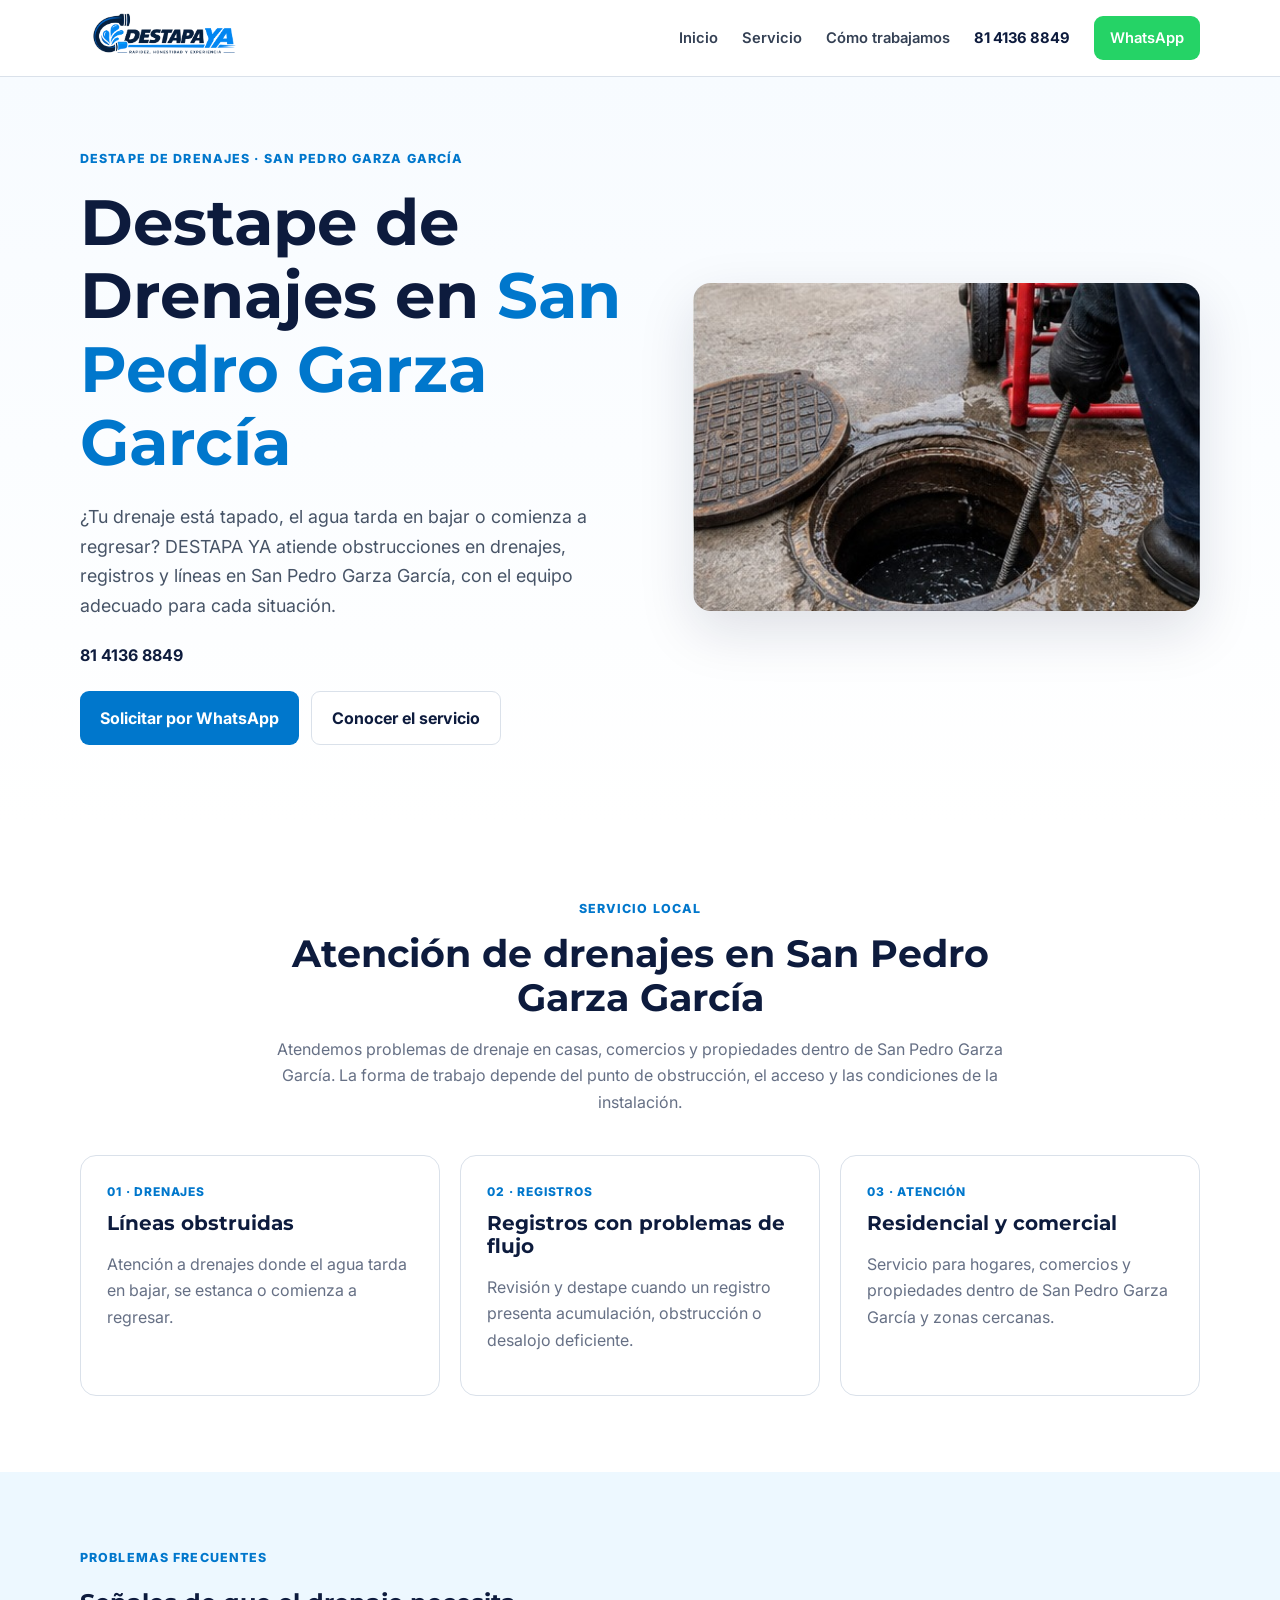
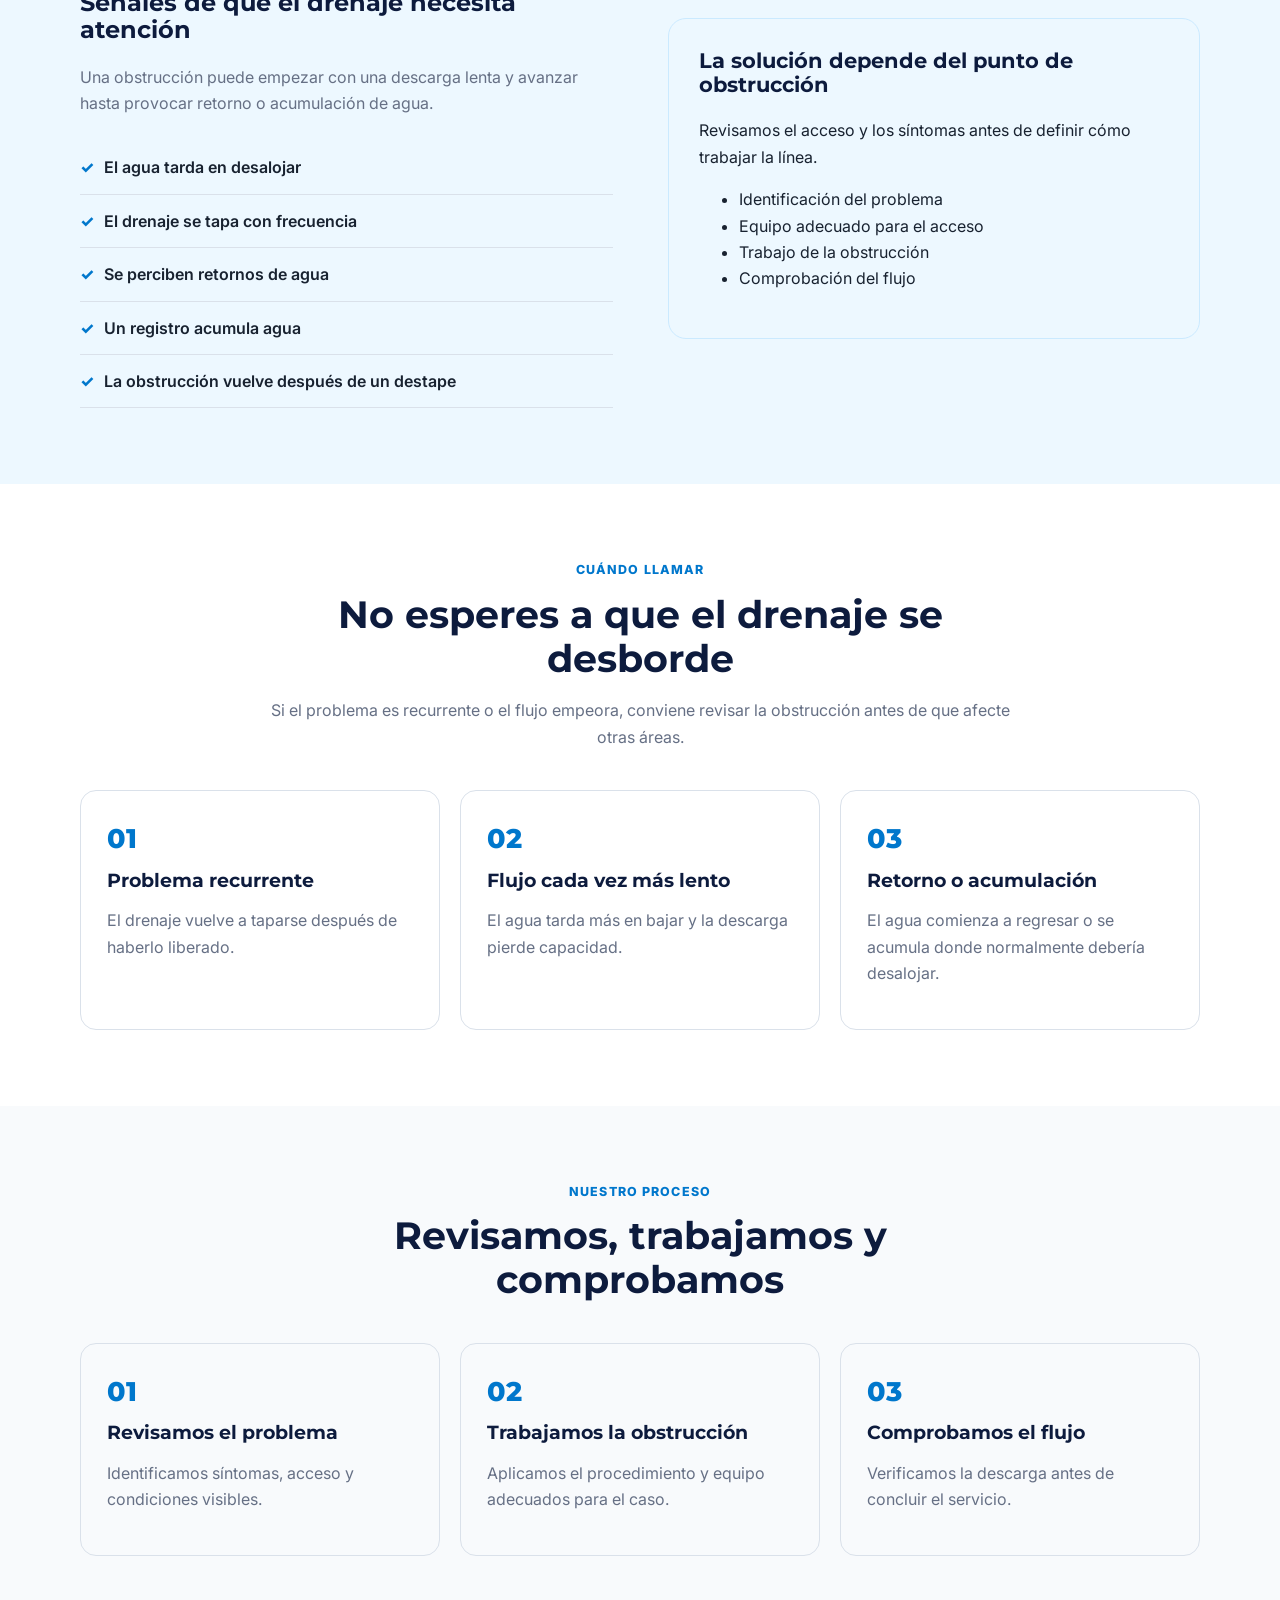
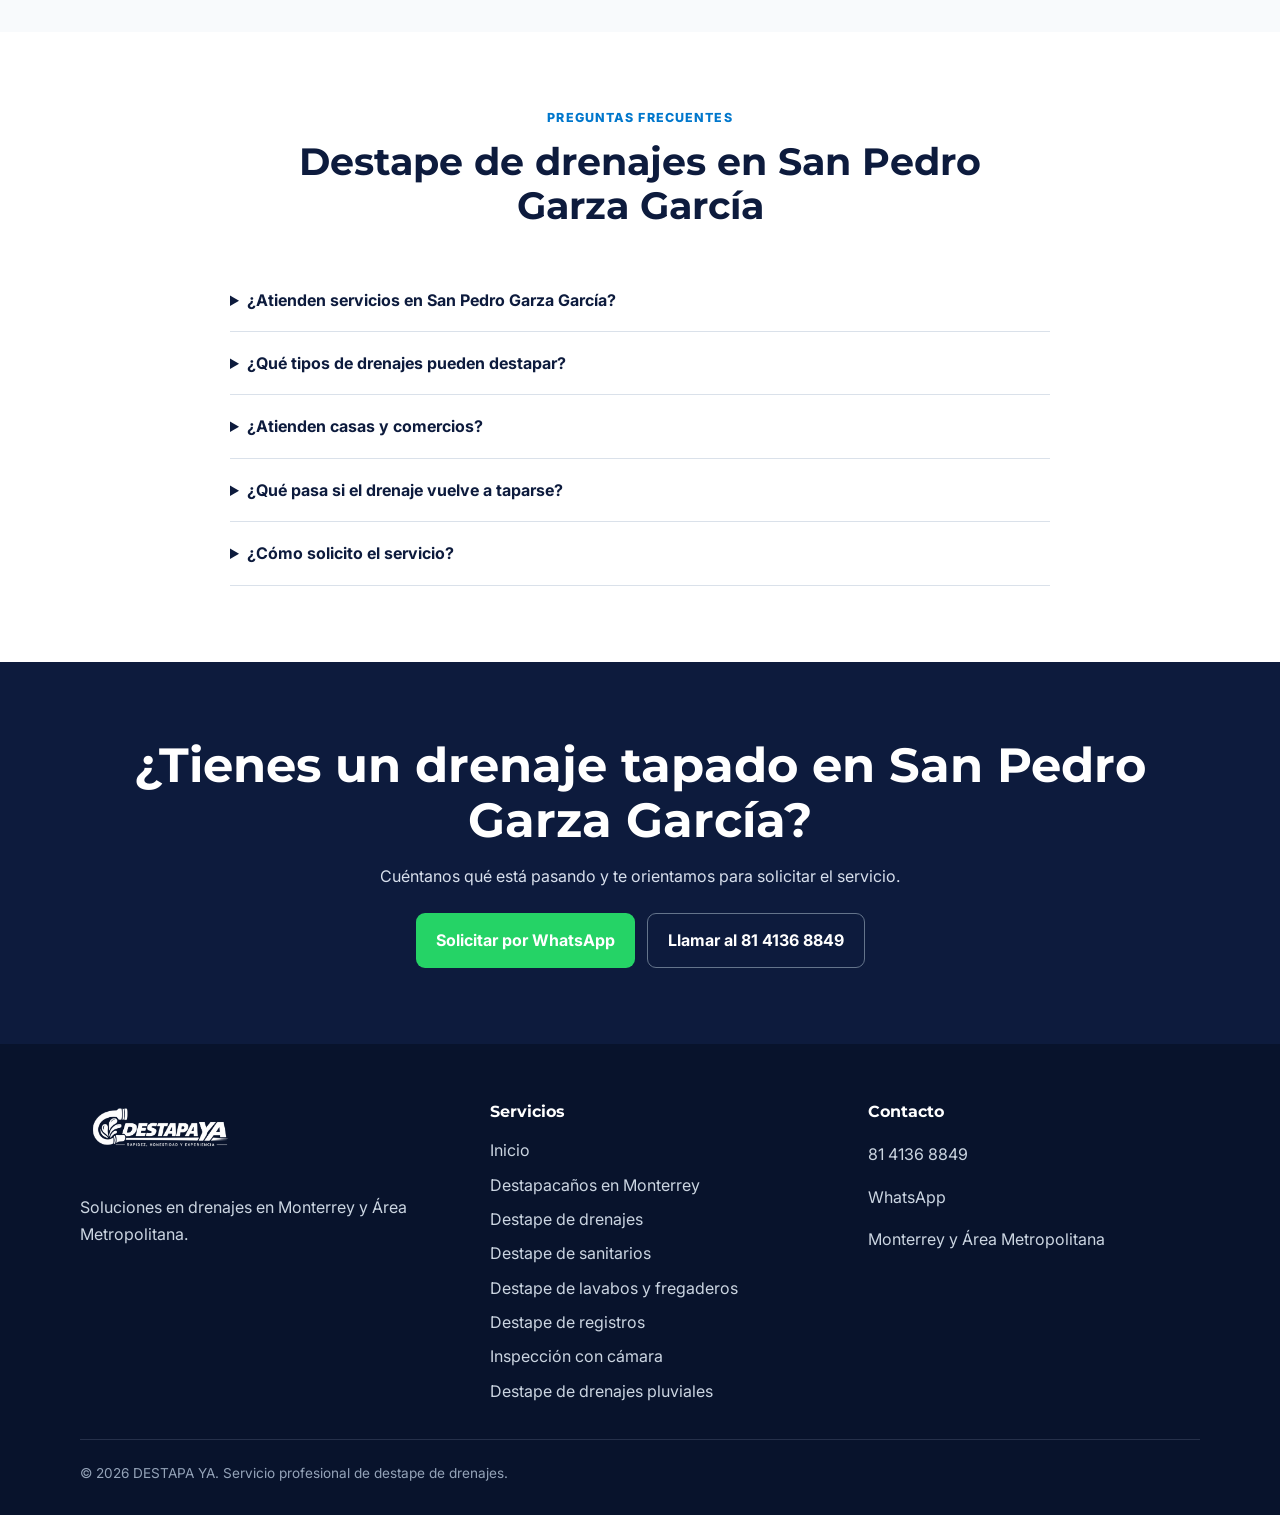
<file: destape-drenajes-san-pedro-garza-garcia/index.html>
<!doctype html>
<html lang="es">
<head>
<meta charset="utf-8">
<meta name="viewport" content="width=device-width, initial-scale=1">
<title>Destape de Drenajes en San Pedro Garza García | DESTAPA YA</title>
<meta name="description" content="¿Tienes un drenaje tapado en San Pedro Garza García? DESTAPA YA realiza destape de drenajes y líneas obstruidas con equipo especializado en San Pedro y Área Metropolitana.">
<link rel="canonical" href="https://destapaya.com/destape-drenajes-san-pedro-garza-garcia/">
<meta property="og:type" content="website">
<meta property="og:title" content="Destape de Drenajes en San Pedro Garza García | DESTAPA YA">
<meta property="og:description" content="¿Tienes un drenaje tapado en San Pedro Garza García? DESTAPA YA realiza destape de drenajes y líneas obstruidas con equipo especializado en San Pedro y Área Metropolitana.">
<meta property="og:url" content="https://destapaya.com/destape-drenajes-san-pedro-garza-garcia/">
<meta property="og:image" content="https://destapaya.com/servicios/01-drenajes-registros.jpg">
<meta name="twitter:card" content="summary_large_image">
<meta name="twitter:title" content="Destape de Drenajes en San Pedro Garza García | DESTAPA YA">
<meta name="twitter:description" content="¿Tienes un drenaje tapado en San Pedro Garza García? DESTAPA YA realiza destape de drenajes y líneas obstruidas con equipo especializado en San Pedro y Área Metropolitana.">
<meta name="twitter:image" content="https://destapaya.com/servicios/01-drenajes-registros.jpg">
<link rel="preconnect" href="https://fonts.googleapis.com">
<link rel="preconnect" href="https://fonts.gstatic.com" crossorigin>
<link href="https://fonts.googleapis.com/css2?family=Inter:wght@400;500;600;700&family=Montserrat:wght@600;700;800&display=swap" rel="stylesheet">
<style>
:root{--navy:#0D1B3D;--blue:#0077CC;--light:#EDF8FF;--bg:#F8FAFC;--text:#182230;--muted:#667085;--border:#DAE1EA;--green:#25D366}
*{box-sizing:border-box}html{scroll-behavior:smooth}body{margin:0;color:var(--text);font-family:Inter,Arial,sans-serif;line-height:1.65}a{text-decoration:none;color:inherit}.wrap{width:min(1120px,92%);margin:auto}
header{position:sticky;top:0;z-index:20;background:rgba(255,255,255,.96);border-bottom:1px solid var(--border);backdrop-filter:blur(8px)}.nav{min-height:76px;display:flex;align-items:center;gap:24px}.logo{width:168px}.navlinks{display:flex;align-items:center;gap:24px;margin-left:auto;font-size:.92rem;font-weight:600;color:#344054}.navlinks a:hover{color:var(--blue)}.phone{font-weight:700;color:var(--navy);white-space:nowrap}.wa{background:var(--green);color:#fff!important;padding:10px 16px;border-radius:9px}
.hero{background:linear-gradient(180deg,#F7FBFF,#fff);padding:72px 0 78px}.hero-grid{display:grid;grid-template-columns:1.04fr .96fr;gap:64px;align-items:center}.eyebrow,.label{font-size:.78rem;letter-spacing:.09em;font-weight:800;color:var(--blue)}h1,h2,h3{font-family:Montserrat,Inter,sans-serif;color:var(--navy);line-height:1.15}h1{font-size:clamp(2.35rem,5vw,4rem);margin:16px 0 22px}h1 span{color:var(--blue)}.lead{font-size:1.12rem;color:#475467;max-width:650px;margin:0 0 22px}.actions{display:flex;flex-wrap:wrap;gap:12px;margin-top:22px}.button{display:inline-flex;align-items:center;justify-content:center;padding:13px 20px;border-radius:9px;font-weight:700}.primary{background:var(--blue);color:#fff}.secondary{border:1px solid var(--border);background:#fff;color:var(--navy)}.hero-img img{width:100%;display:block;border-radius:18px;box-shadow:0 20px 55px rgba(13,27,61,.13)}
section{padding:76px 0}.heading{text-align:center;max-width:760px;margin:0 auto 40px}.heading h2{font-size:clamp(1.9rem,3vw,2.65rem);margin:12px 0}.muted{color:var(--muted)}.grid{display:grid;grid-template-columns:repeat(3,1fr);gap:20px}.card{border:1px solid var(--border);border-radius:16px;padding:26px;background:#fff}.number{color:var(--blue);font-size:.75rem;font-weight:800;letter-spacing:.07em}.card h3{font-size:1.25rem;margin:10px 0}
.split{background:var(--bg)}.split-grid{display:grid;grid-template-columns:1fr 1fr;gap:55px;align-items:center}.split h2{font-size:clamp(1.9rem,3vw,2.7rem);margin:12px 0 18px}.checklist{padding:0;margin:25px 0 0;list-style:none}.checklist li{padding:13px 0;border-bottom:1px solid var(--border);font-weight:600}.checklist li:before{content:"✓";color:var(--blue);font-weight:800;margin-right:10px}.info-box{background:var(--light);border:1px solid #CBEAFF;border-radius:18px;padding:30px}.info-box h3{margin-top:0;font-size:1.3rem}
.steps{display:grid;grid-template-columns:repeat(3,1fr);gap:20px}.step{padding:26px;border:1px solid var(--border);border-radius:16px}.step-num{font-family:Montserrat;color:var(--blue);font-size:1.7rem;font-weight:800}.step h3{margin:8px 0}.faq{max-width:820px;margin:auto}.faq details{border-bottom:1px solid var(--border);padding:18px 0}.faq summary{cursor:pointer;font-weight:700;color:var(--navy)}.faq p{color:var(--muted);margin:12px 0 0}
.local{background:var(--light)}.cta{background:var(--navy);color:#fff;text-align:center}.cta h2{color:#fff;font-size:clamp(2rem,4vw,3rem);margin:0 0 15px}.cta p{color:#D7DFEC;max-width:680px;margin:0 auto 24px}.cta .actions{justify-content:center}.cta .primary{background:var(--green)}.cta .secondary{background:transparent;border-color:#64748B;color:#fff}
footer{background:#08132C;color:#CBD5E1;padding:55px 0 30px}.footer-grid{display:grid;grid-template-columns:1.1fr 1fr 1fr;gap:45px}.footer-logo{width:160px;margin-bottom:15px}.footer-logo-dark{filter:brightness(0) invert(1)}.footer-title{font-family:Montserrat;color:#fff;font-weight:700;margin:0 0 12px}.services-list{display:flex;flex-direction:column;gap:8px}.copyright{border-top:1px solid #25304A;margin-top:35px;padding-top:22px;font-size:.85rem;color:#94A3B8}
@media(max-width:850px){.navlinks{gap:12px}.phone{display:none}.hero-grid,.split-grid{grid-template-columns:1fr;gap:35px}.grid,.steps{grid-template-columns:1fr}.hero{padding:52px 0 60px}.hero-img{order:-1}.footer-grid{grid-template-columns:1fr 1fr}}
@media(max-width:600px){.navlinks a:not(.wa){display:none}.logo{width:145px}.footer-grid{grid-template-columns:1fr}section{padding:60px 0}}
</style>
<script type="application/ld+json">
{"@context":"https://schema.org","@type":"Service","name":"Destape de Drenajes en San Pedro Garza García","serviceType":"destape de drenajes","description":"¿Tienes un drenaje tapado en San Pedro Garza García? DESTAPA YA realiza destape de drenajes y líneas obstruidas con equipo especializado en San Pedro y Área Metropolitana.","url":"https://destapaya.com/destape-drenajes-san-pedro-garza-garcia/","image":"https://destapaya.com/servicios/01-drenajes-registros.jpg","provider":{"@type":"LocalBusiness","name":"DESTAPA YA","telephone":"+52 81 4136 8849","areaServed":["Monterrey","San Pedro Garza García","San Nicolás de los Garza","Guadalupe","Apodaca","Escobedo","Santa Catarina"]},"areaServed":{"@type":"City","name":"San Pedro Garza García"}}
</script>
<script type="application/ld+json">
{"@context":"https://schema.org","@type":"BreadcrumbList","itemListElement":[{"@type":"ListItem","position":1,"name":"Inicio","item":"https://destapaya.com/"},{"@type":"ListItem","position":2,"name":"Destape de Drenajes en San Pedro Garza García","item":"https://destapaya.com/destape-drenajes-san-pedro-garza-garcia/"}]}
</script>
</head>
<body>
<header><div class="wrap nav"><a href="/"><img class="logo" src="/confianza/logo-destapa-ya-header.png" alt="DESTAPA YA"></a><nav class="navlinks"><a href="/">Inicio</a><a href="#servicio">Servicio</a><a href="#proceso">Cómo trabajamos</a><a class="phone" href="tel:+528141368849">81 4136 8849</a><a class="wa" href="https://wa.me/528141368849?text=Hola%20DESTAPA%20YA%2C%20necesito%20un%20destape%20de%20drenaje%20en%20San%20Pedro%20Garza%20Garc%C3%ADa." target="_blank" rel="noopener">WhatsApp</a></nav></div></header>
<main>
<section class="hero"><div class="wrap hero-grid"><div><div class="eyebrow">DESTAPE DE DRENAJES · SAN PEDRO GARZA GARCÍA</div><h1>Destape de Drenajes en <span>San Pedro Garza García</span></h1><p class="lead">¿Tu drenaje está tapado, el agua tarda en bajar o comienza a regresar? DESTAPA YA atiende obstrucciones en drenajes, registros y líneas en San Pedro Garza García, con el equipo adecuado para cada situación.</p><a class="phone" href="tel:+528141368849">81 4136 8849</a><div class="actions"><a class="button primary" href="https://wa.me/528141368849?text=Hola%20DESTAPA%20YA%2C%20necesito%20un%20destape%20de%20drenaje%20en%20San%20Pedro%20Garza%20Garc%C3%ADa." target="_blank" rel="noopener">Solicitar por WhatsApp</a><a class="button secondary" href="#servicio">Conocer el servicio</a></div></div><div class="hero-img"><img src="/servicios/01-drenajes-registros.jpg" alt="Destape de drenajes en San Pedro Garza García" loading="eager"></div></div></section>

<section id="servicio"><div class="wrap"><div class="heading"><div class="label">SERVICIO LOCAL</div><h2>Atención de drenajes en San Pedro Garza García</h2><p class="muted">Atendemos problemas de drenaje en casas, comercios y propiedades dentro de San Pedro Garza García. La forma de trabajo depende del punto de obstrucción, el acceso y las condiciones de la instalación.</p></div><div class="grid">
<article class="card"><div class="number">01 · DRENAJES</div><h3>Líneas obstruidas</h3><p class="muted">Atención a drenajes donde el agua tarda en bajar, se estanca o comienza a regresar.</p></article>
<article class="card"><div class="number">02 · REGISTROS</div><h3>Registros con problemas de flujo</h3><p class="muted">Revisión y destape cuando un registro presenta acumulación, obstrucción o desalojo deficiente.</p></article>
<article class="card"><div class="number">03 · ATENCIÓN</div><h3>Residencial y comercial</h3><p class="muted">Servicio para hogares, comercios y propiedades dentro de San Pedro Garza García y zonas cercanas.</p></article>
</div></div></section>

<section class="local"><div class="wrap split-grid"><div><div class="label">PROBLEMAS FRECUENTES</div><h2>Señales de que el drenaje necesita atención</h2><p class="muted">Una obstrucción puede empezar con una descarga lenta y avanzar hasta provocar retorno o acumulación de agua.</p><ul class="checklist"><li>El agua tarda en desalojar</li><li>El drenaje se tapa con frecuencia</li><li>Se perciben retornos de agua</li><li>Un registro acumula agua</li><li>La obstrucción vuelve después de un destape</li></ul></div><div class="info-box"><h3>La solución depende del punto de obstrucción</h3><p>Revisamos el acceso y los síntomas antes de definir cómo trabajar la línea.</p><ul><li>Identificación del problema</li><li>Equipo adecuado para el acceso</li><li>Trabajo de la obstrucción</li><li>Comprobación del flujo</li></ul></div></div></section>

<section><div class="wrap"><div class="heading"><div class="label">CUÁNDO LLAMAR</div><h2>No esperes a que el drenaje se desborde</h2><p class="muted">Si el problema es recurrente o el flujo empeora, conviene revisar la obstrucción antes de que afecte otras áreas.</p></div><div class="steps"><article class="step"><div class="step-num">01</div><h3>Problema recurrente</h3><p class="muted">El drenaje vuelve a taparse después de haberlo liberado.</p></article><article class="step"><div class="step-num">02</div><h3>Flujo cada vez más lento</h3><p class="muted">El agua tarda más en bajar y la descarga pierde capacidad.</p></article><article class="step"><div class="step-num">03</div><h3>Retorno o acumulación</h3><p class="muted">El agua comienza a regresar o se acumula donde normalmente debería desalojar.</p></article></div></div></section>

<section id="proceso" class="split"><div class="wrap"><div class="heading"><div class="label">NUESTRO PROCESO</div><h2>Revisamos, trabajamos y comprobamos</h2></div><div class="steps"><article class="step"><div class="step-num">01</div><h3>Revisamos el problema</h3><p class="muted">Identificamos síntomas, acceso y condiciones visibles.</p></article><article class="step"><div class="step-num">02</div><h3>Trabajamos la obstrucción</h3><p class="muted">Aplicamos el procedimiento y equipo adecuados para el caso.</p></article><article class="step"><div class="step-num">03</div><h3>Comprobamos el flujo</h3><p class="muted">Verificamos la descarga antes de concluir el servicio.</p></article></div></div></section>

<section><div class="wrap faq"><div class="heading"><div class="label">PREGUNTAS FRECUENTES</div><h2>Destape de drenajes en San Pedro Garza García</h2></div>
<details><summary>¿Atienden servicios en San Pedro Garza García?</summary><p>Sí. DESTAPA YA atiende San Pedro Garza García y diferentes zonas del Área Metropolitana. Puedes contactarnos para confirmar cobertura y disponibilidad.</p></details>
<details><summary>¿Qué tipos de drenajes pueden destapar?</summary><p>Atendemos drenajes, registros y líneas obstruidas. El procedimiento depende del punto de acceso y de las condiciones encontradas.</p></details>
<details><summary>¿Atienden casas y comercios?</summary><p>Sí. Atendemos hogares, comercios y otras propiedades dentro de la zona de cobertura.</p></details>
<details><summary>¿Qué pasa si el drenaje vuelve a taparse?</summary><p>Cuando una obstrucción es recurrente puede ser necesario revisar la línea y localizar el problema de fondo. Te orientamos sobre el siguiente paso.</p></details>
<details><summary>¿Cómo solicito el servicio?</summary><p>Puedes escribirnos por WhatsApp o llamar al 81 4136 8849 para compartirnos qué está ocurriendo y solicitar atención.</p></details>
</div></section>

<section class="cta"><div class="wrap"><h2>¿Tienes un drenaje tapado en San Pedro Garza García?</h2><p>Cuéntanos qué está pasando y te orientamos para solicitar el servicio.</p><div class="actions"><a class="button primary" href="https://wa.me/528141368849?text=Hola%20DESTAPA%20YA%2C%20necesito%20un%20destape%20de%20drenaje%20en%20San%20Pedro%20Garza%20Garc%C3%ADa." target="_blank" rel="noopener">Solicitar por WhatsApp</a><a class="button secondary" href="tel:+528141368849">Llamar al 81 4136 8849</a></div></div></section>
</main>
<footer><div class="wrap"><div class="footer-grid"><div><img class="footer-logo footer-logo-dark" src="/confianza/logo-destapa-ya-header.png" alt="DESTAPA YA"><p>Soluciones en drenajes en Monterrey y Área Metropolitana.</p></div><div><p class="footer-title">Servicios</p><div class="services-list"><a href="/">Inicio</a><a href="/destapacanos-monterrey/">Destapacaños en Monterrey</a><a href="/destape-drenajes-monterrey/">Destape de drenajes</a><a href="/destape-sanitarios-monterrey/">Destape de sanitarios</a><a href="/destape-lavabos-fregaderos-monterrey/">Destape de lavabos y fregaderos</a><a href="/destape-registros-monterrey/">Destape de registros</a><a href="/inspeccion-camara-drenaje-monterrey/">Inspección con cámara</a><a href="/destape-drenaje-pluvial-monterrey/">Destape de drenajes pluviales</a></div></div><div><p class="footer-title">Contacto</p><p><a href="tel:+528141368849">81 4136 8849</a></p><p><a href="https://wa.me/528141368849">WhatsApp</a></p><p>Monterrey y Área Metropolitana</p></div></div><div class="copyright">© 2026 DESTAPA YA. Servicio profesional de destape de drenajes.</div></div></footer>
</body></html>
</file>
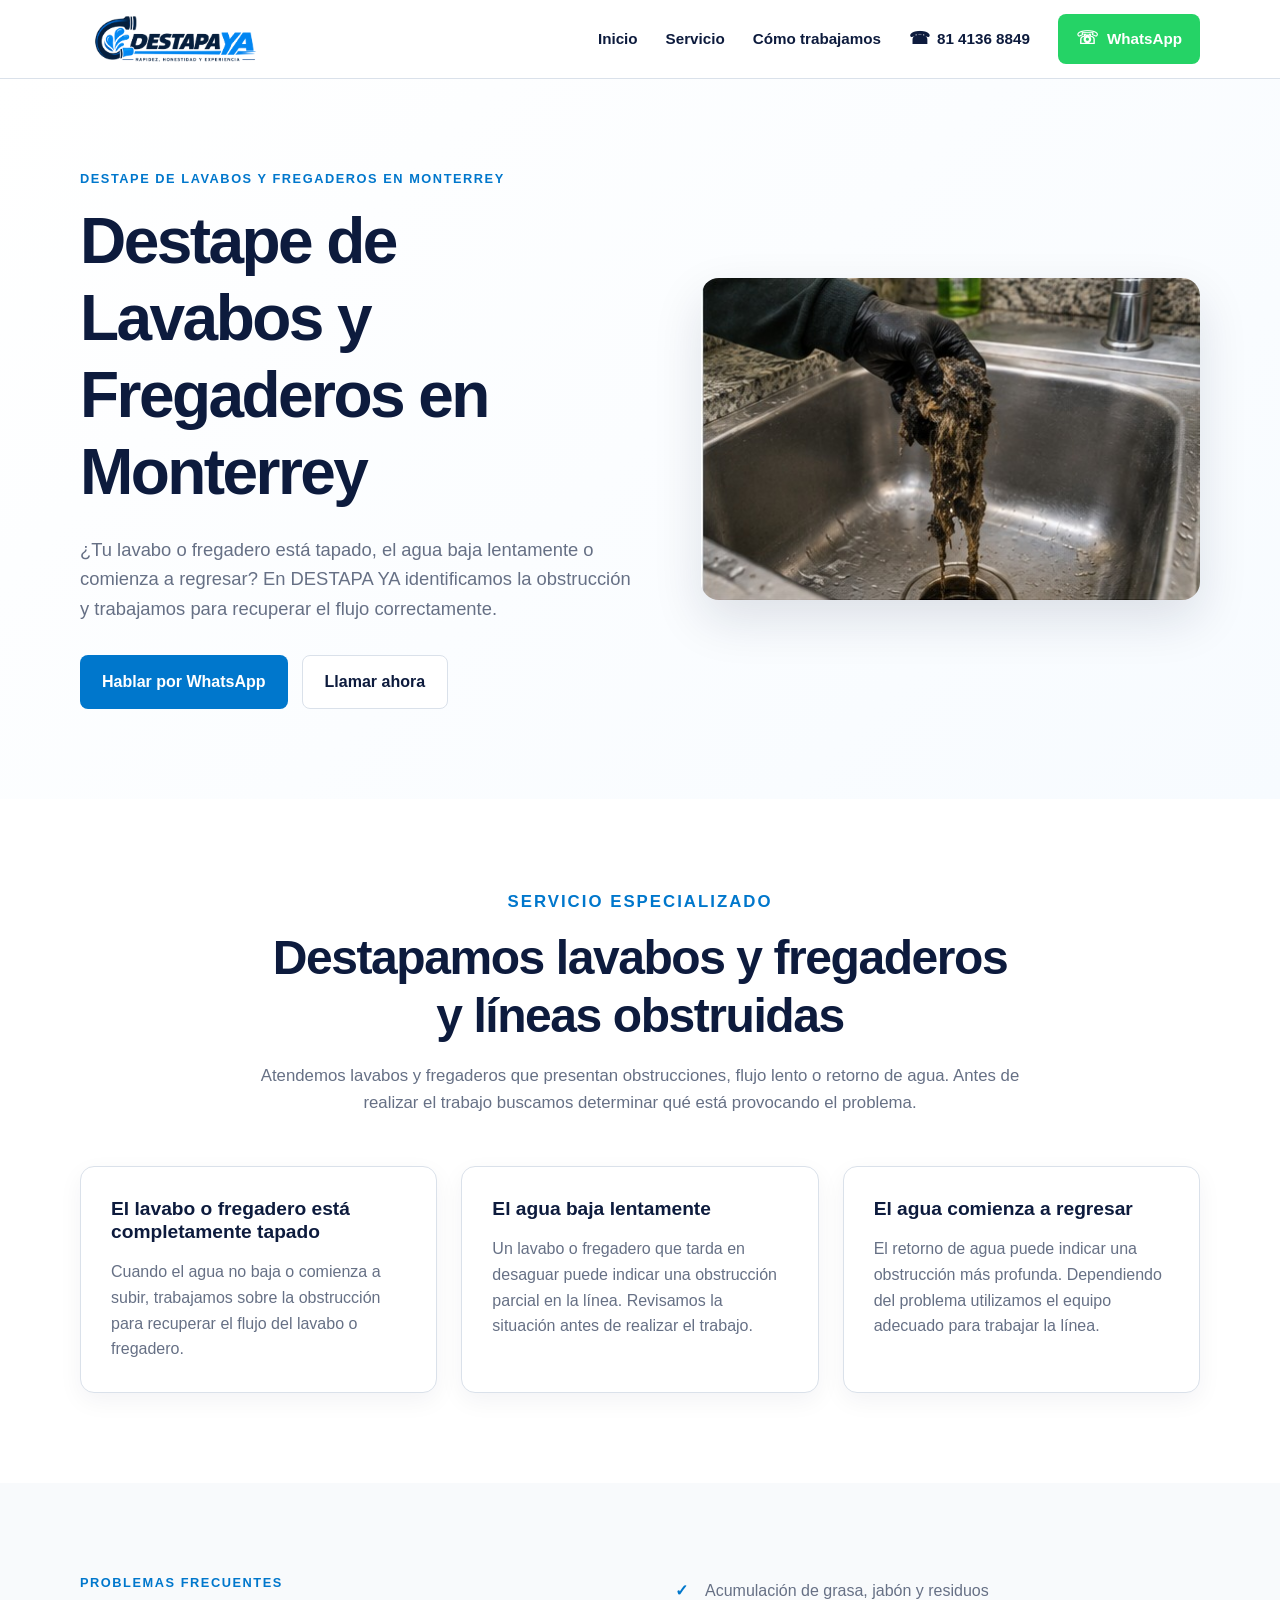
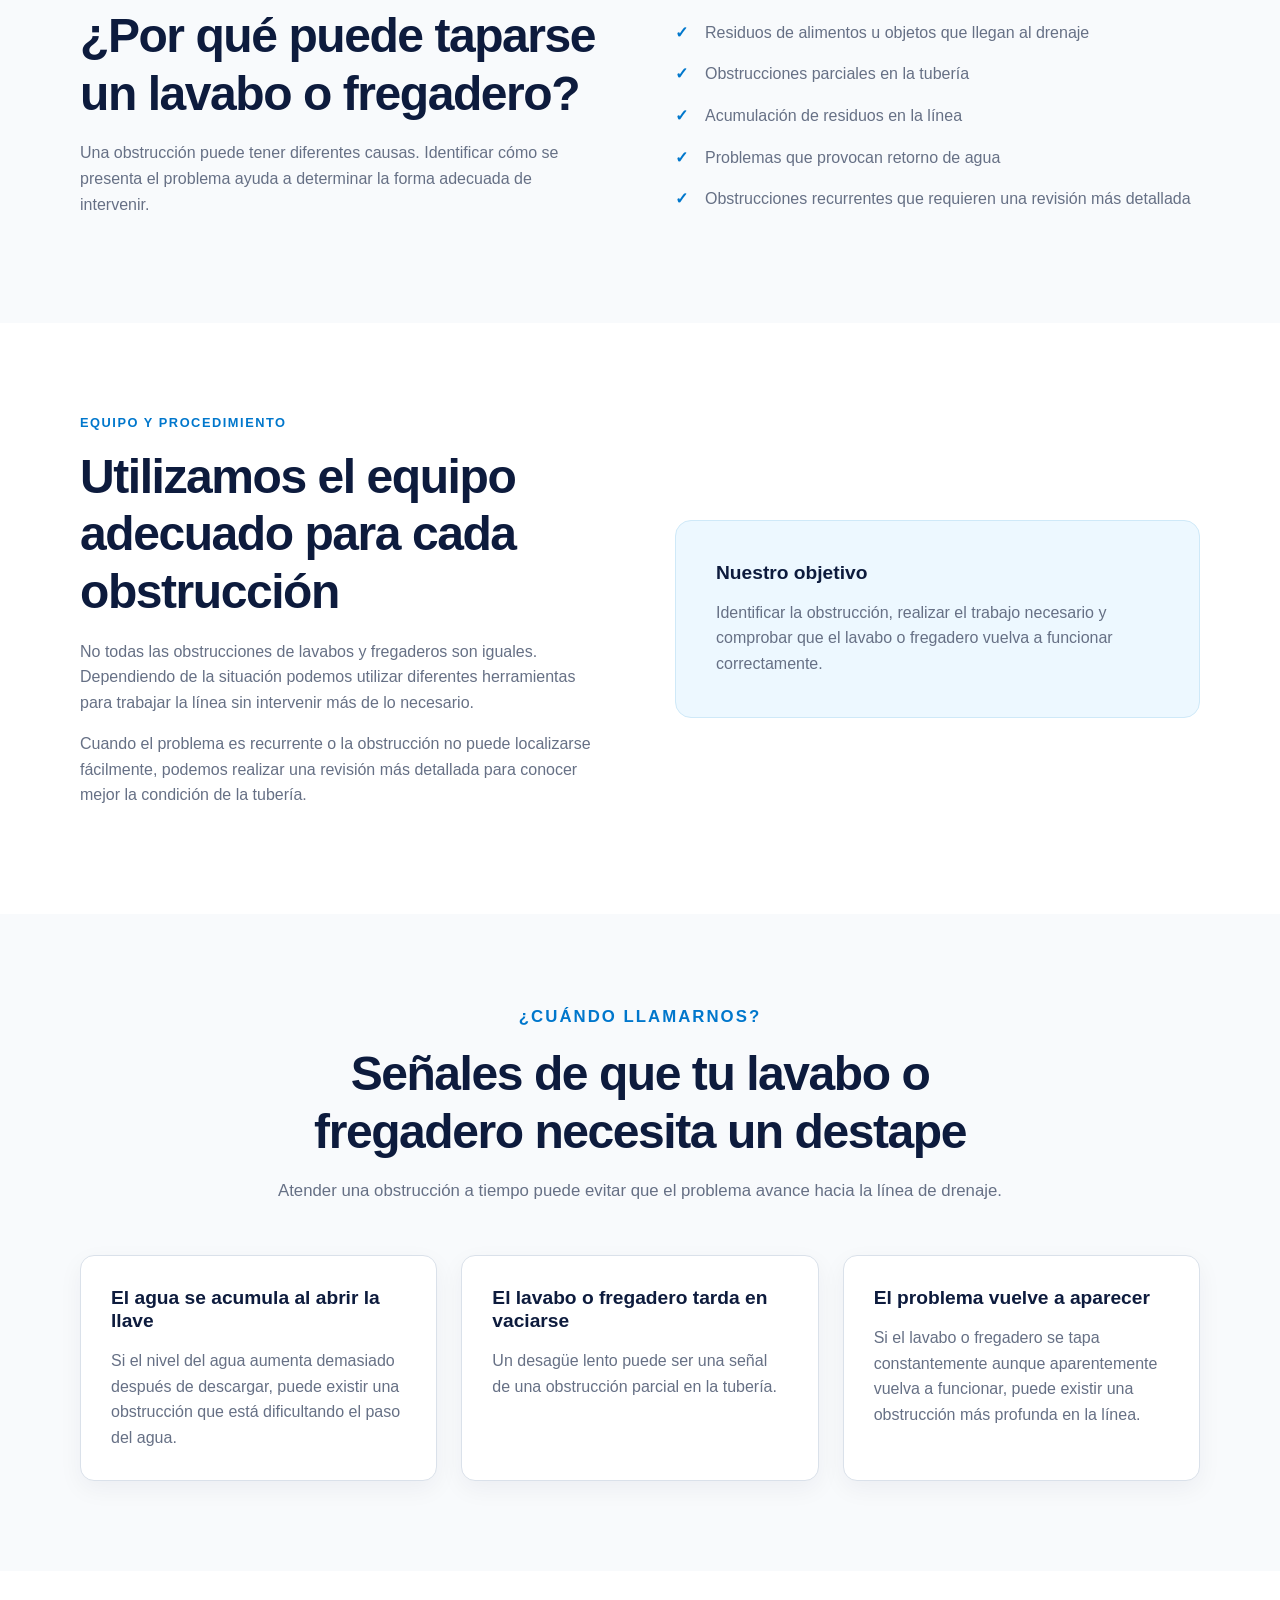
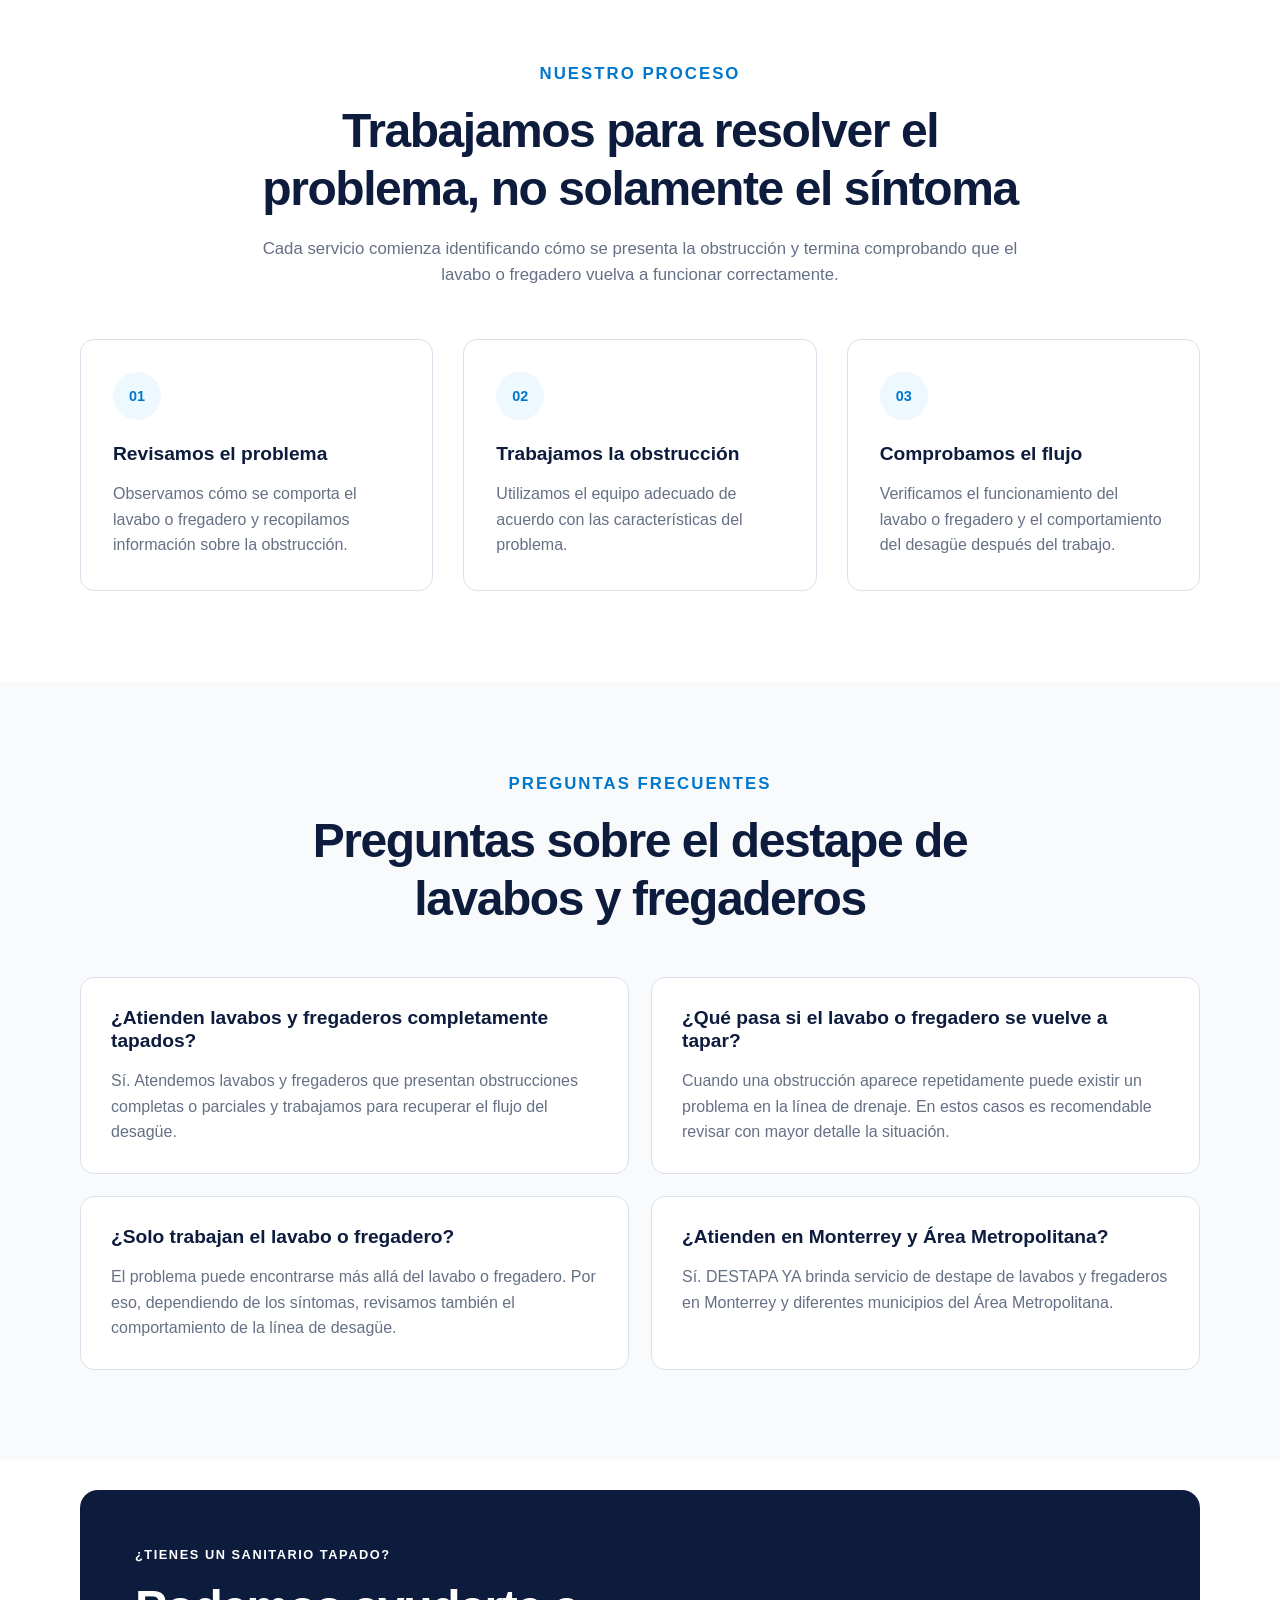
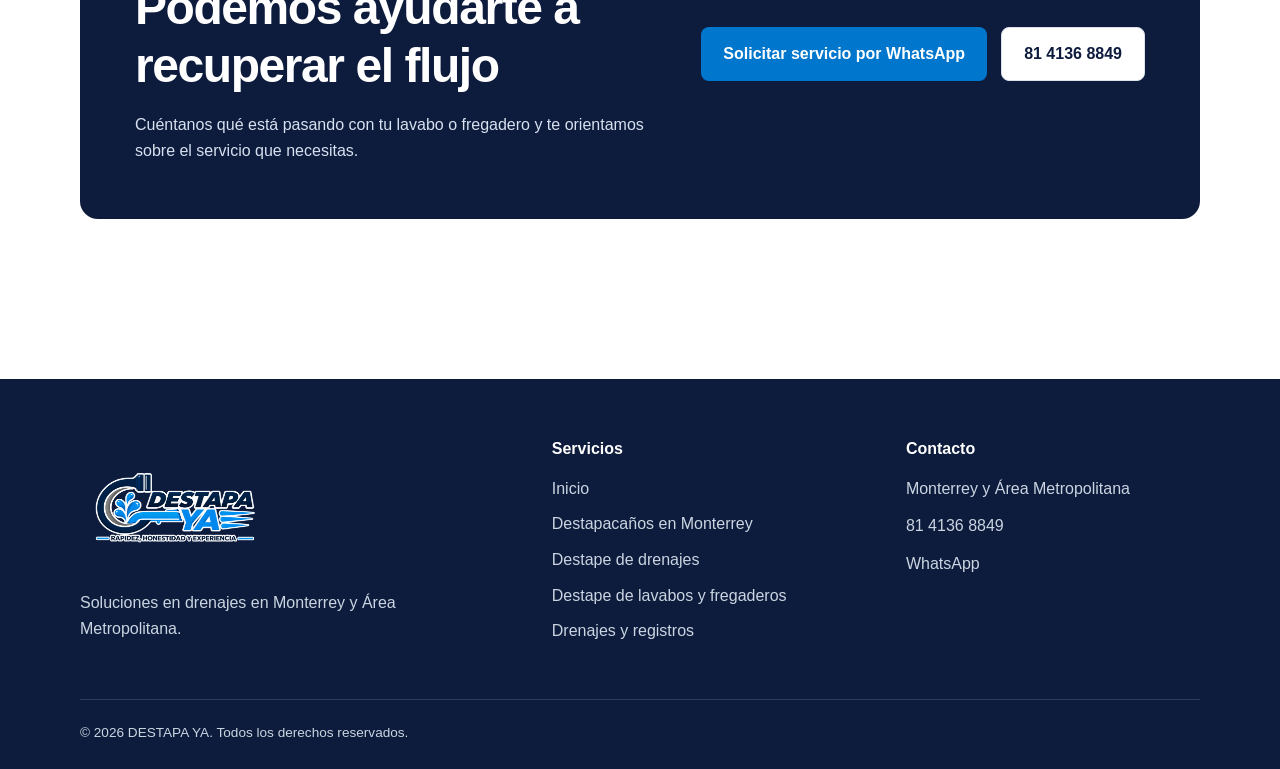
<file: destape-lavabos-fregaderos-monterrey/index.html>
<!DOCTYPE html>
<html lang="es-MX">
<head>

  <meta charset="UTF-8" />

  <meta
    name="viewport"
    content="width=device-width, initial-scale=1.0"
  />

  <title>Destape de Lavabos y Fregaderos en Monterrey | DESTAPA YA</title>

  <meta
    name="description"
    content="¿Tienes un lavabo o fregadero tapado en Monterrey? En DESTAPA YA realizamos destape de lavabos y fregaderos con equipo especializado. Atención profesional en Monterrey y Área Metropolitana."
  />

  <meta
    name="robots"
    content="index, follow"
  />

  <link
    rel="canonical"
    href="https://destapaya.com/destape-lavabos-fregaderos-monterrey/"
  />
  <!-- Open Graph -->

  <meta
    property="og:type"
    content="website"
  />

  <meta
    property="og:locale"
    content="es_MX"
  />

  <meta
    property="og:site_name"
    content="DESTAPA YA"
  />

  <meta
    property="og:title"
    content="Destape de Lavabos y Fregaderos en Monterrey | DESTAPA YA"
  />

  <meta
    property="og:description"
    content="Servicio profesional de destape de lavabos y fregaderos en Monterrey y Área Metropolitana con equipo especializado."
  />

  <meta
    property="og:url"
    content="https://destapaya.com/destape-lavabos-fregaderos-monterrey/"
  />

  <meta
    property="og:image"
    content="https://destapaya.com/servicios/03-lavabos-fregaderos.jpg"
  />

  <meta
    property="og:image:alt"
    content="Destape de lavabos y fregaderos en Monterrey - DESTAPA YA"
  />

  <!-- Twitter -->

  <meta
    name="twitter:card"
    content="summary_large_image"
  />

  <meta
    name="twitter:title"
    content="Destape de Lavabos y Fregaderos en Monterrey | DESTAPA YA"
  />

  <meta
    name="twitter:description"
    content="Destape profesional de lavabos y fregaderos tapados en Monterrey y Área Metropolitana."
  />

  <meta
    name="twitter:image"
    content="https://destapaya.com/servicios/03-lavabos-fregaderos.jpg"
  />
    <!-- Schema.org -->

  <script type="application/ld+json">
    {
      "@context": "https://schema.org",
      "@type": "Service",
      "@id": "https://destapaya.com/destape-lavabos-fregaderos-monterrey/#service",
      "name": "Destape de Lavabos y Fregaderos en Monterrey",
      "serviceType": "Destape de lavabos y fregaderos",
      "description": "Servicio profesional de destape de lavabos y fregaderos tapados en Monterrey y Área Metropolitana con equipo especializado.",
      "url": "https://destapaya.com/destape-lavabos-fregaderos-monterrey/",
      "image": "https://destapaya.com/servicios/03-lavabos-fregaderos.jpg",
      "provider": {
        "@type": "Plumber",
        "@id": "https://destapaya.com/#business",
        "name": "DESTAPA YA"
      },
      "areaServed": [
        {
          "@type": "City",
          "name": "Monterrey"
        },
        {
          "@type": "City",
          "name": "San Nicolás de los Garza"
        },
        {
          "@type": "City",
          "name": "Guadalupe"
        },
        {
          "@type": "City",
          "name": "Apodaca"
        },
        {
          "@type": "City",
          "name": "General Escobedo"
        },
        {
          "@type": "City",
          "name": "Santa Catarina"
        },
        {
          "@type": "City",
          "name": "San Pedro Garza García"
        }
      ]
    }
  </script>

  <script type="application/ld+json">
    {
      "@context": "https://schema.org",
      "@type": "BreadcrumbList",
      "itemListElement": [
        {
          "@type": "ListItem",
          "position": 1,
          "name": "Inicio",
          "item": "https://destapaya.com/"
        },
        {
          "@type": "ListItem",
          "position": 2,
          "name": "Destape de Lavabos y Fregaderos en Monterrey",
          "item": "https://destapaya.com/destape-lavabos-fregaderos-monterrey/"
        }
      ]
    }
  </script>
   
  <style>

  :root {
    --navy: #0D1B3D;
    --blue: #0077CC;
    --light-blue: #EDF8FF;
    --gray: #667085;
    --light-gray: #F8FAFC;
    --border: #DAE1EA;
    --white: #FFFFFF;
  }

  * {
    box-sizing: border-box;
  }

  html {
    scroll-behavior: smooth;
  }

  body {
    margin: 0;
    font-family: "Inter", Arial, sans-serif;
    color: var(--navy);
    background: var(--white);
    line-height: 1.6;
  }

  img {
    max-width: 100%;
    height: auto;
    display: block;
  }

  a {
    color: inherit;
    text-decoration: none;
  }

  .container {
    width: min(1120px, calc(100% - 40px));
    margin: 0 auto;
  }

  h1,
  h2,
  h3 {
    margin-top: 0;
    font-family: "Montserrat", Arial, sans-serif;
    line-height: 1.2;
    color: var(--navy);
  }

  h1 {
    margin-bottom: 24px;
    font-size: clamp(2.3rem, 5vw, 4.2rem);
    letter-spacing: -0.04em;
  }

  h2 {
    margin-bottom: 18px;
    font-size: clamp(2rem, 4vw, 3rem);
    letter-spacing: -0.03em;
  }

  h3 {
    font-size: 1.2rem;
    margin-bottom: 12px;
  }

  p {
    color: var(--gray);
  }


  /* HEADER */

  header {
    position: relative;
    z-index: 10;
    background: var(--white);
    border-bottom: 1px solid var(--border);
  }

  .header-inner {
    min-height: 78px;
    display: flex;
    align-items: center;
    justify-content: space-between;
    gap: 30px;
  }

  .logo {
    width: 190px;
    height: auto;
  }

  .nav {
    display: flex;
    align-items: center;
    gap: 28px;
    font-size: 0.95rem;
    font-weight: 600;
  }

  .nav a {
    transition: color 0.2s ease;
  }

  .nav a:hover {
    color: var(--blue);
  }

  .nav .cta {
    padding: 12px 20px;
    border-radius: 8px;
    background: var(--blue);
    color: var(--white);
  }

  .nav .cta:hover {
    color: var(--white);
    opacity: 0.9;
  }
.phone-top {
  display: inline-flex;
  align-items: center;
  gap: 7px;
  color: var(--navy);
  font-weight: 700;
  text-decoration: none;
  white-space: nowrap;
}

.phone-top:hover {
  color: var(--blue);
}

.phone-icon {
  font-size: 1.05rem;
}

.whatsapp-top {
  display: inline-flex;
  align-items: center;
  gap: 8px;
  padding: 13px 18px;
  background: #25D366;
  color: #ffffff !important;
  border-radius: 8px;
  font-weight: 700;
  text-decoration: none;
  white-space: nowrap;
  transition: background 0.2s ease, transform 0.2s ease;
}

.whatsapp-top:hover {
  background: #1ebe5d;
  color: #ffffff !important;
  transform: translateY(-1px);
}

.whatsapp-icon {
  font-size: 1.1rem;
  line-height: 1;
}
  /* HERO */

  .hero {
    padding: 90px 0;
    background:
      linear-gradient(
        135deg,
        #ffffff 0%,
        #f7fbff 100%
      );
  }

  .hero-grid {
    display: grid;
    grid-template-columns: 1.05fr 0.95fr;
    align-items: center;
    gap: 70px;
  }

  .eyebrow {
    margin: 0 0 14px;
    color: var(--blue);
    font-size: 0.8rem;
    font-weight: 800;
    letter-spacing: 0.12em;
  }

  .hero-text {
    max-width: 650px;
    margin-bottom: 32px;
    font-size: 1.15rem;
  }

  .hero-image {
    overflow: hidden;
    border-radius: 18px;
    box-shadow: 0 20px 50px rgba(13, 27, 61, 0.12);
  }

  .hero-image img {
    width: 100%;
  }

  .hero-buttons {
    display: flex;
    flex-wrap: wrap;
    gap: 14px;
  }

  .button-primary,
  .button-secondary {
    display: inline-flex;
    align-items: center;
    justify-content: center;
    min-height: 50px;
    padding: 13px 22px;
    border-radius: 8px;
    font-weight: 700;
    transition: all 0.2s ease;
  }

  .button-primary {
    background: var(--blue);
    color: var(--white);
  }

  .button-primary:hover {
    transform: translateY(-2px);
    opacity: 0.92;
  }

  .button-secondary {
    border: 1px solid var(--border);
    background: var(--white);
    color: var(--navy);
  }

  .button-secondary:hover {
    border-color: var(--blue);
    color: var(--blue);
  }
  /* SECCIONES */

  .section {
    padding: 90px 0;
  }

  .section-light {
    background: var(--light-gray);
  }

  .section-heading {
    max-width: 760px;
    margin: 0 auto 50px;
    text-align: center;
  }

  .section-heading p {
    font-size: 1.05rem;
  }


  /* COLUMNAS */

  .two-column {
    display: grid;
    grid-template-columns: 1fr 1fr;
    align-items: center;
    gap: 70px;
  }


  /* TARJETAS */

  .cards-grid {
    display: grid;
    grid-template-columns: repeat(3, 1fr);
    gap: 24px;
  }

  .card {
    padding: 30px;
    background: var(--white);
    border: 1px solid var(--border);
    border-radius: 14px;
    box-shadow: 0 8px 25px rgba(13, 27, 61, 0.05);
  }

  .card p {
    margin-bottom: 0;
  }


  /* LISTA */

  .check-list {
    margin: 0;
    padding: 0;
    list-style: none;
  }

  .check-list li {
    position: relative;
    margin-bottom: 16px;
    padding-left: 30px;
    color: var(--gray);
  }

  .check-list li::before {
    content: "✓";
    position: absolute;
    left: 0;
    top: 0;
    color: var(--blue);
    font-weight: 800;
  }


  /* INFO BOX */

  .info-box {
    padding: 40px;
    background: var(--light-blue);
    border: 1px solid #cfe9f8;
    border-radius: 16px;
  }

  .info-box p {
    margin-bottom: 0;
  }


  /* PROCESO */

  .process-grid {
    display: grid;
    grid-template-columns: repeat(3, 1fr);
    gap: 30px;
  }

  .process-step {
    position: relative;
    padding: 32px;
    border: 1px solid var(--border);
    border-radius: 14px;
    background: var(--white);
  }

  .process-number {
    display: inline-flex;
    align-items: center;
    justify-content: center;
    width: 48px;
    height: 48px;
    margin-bottom: 22px;
    border-radius: 50%;
    background: var(--light-blue);
    color: var(--blue);
    font-weight: 800;
    font-size: 0.9rem;
  }

  .process-step p {
    margin-bottom: 0;
  }


  /* FAQ */

  .faq-grid {
    display: grid;
    grid-template-columns: 1fr 1fr;
    gap: 22px;
  }

  .faq-item {
    padding: 28px 30px;
    background: var(--white);
    border: 1px solid var(--border);
    border-radius: 14px;
  }

  .faq-item h3 {
    margin-bottom: 12px;
  }

  .faq-item p {
    margin-bottom: 0;
  }


  /* CTA */

  .cta-section {
    padding-top: 30px;
  }

  .cta-box {
    display: flex;
    align-items: center;
    justify-content: space-between;
    gap: 40px;
    padding: 55px;
    border-radius: 18px;
    background: var(--navy);
  }
.cta-box .hero-buttons {
  flex-shrink: 0;
  flex-wrap: nowrap;
}
  .cta-box h2,
  .cta-box .eyebrow {
    color: var(--white);
  }

  .cta-box p:not(.eyebrow) {
    max-width: 650px;
    color: #d8e1ef;
    margin-bottom: 0;
  }

  .cta-box .button-secondary {
    background: var(--white);
  }
    /* RESPONSIVE */

  @media (max-width: 900px) {

    .hero {
      padding: 70px 0;
    }

    .hero-grid {
      grid-template-columns: 1fr;
      gap: 40px;
    }

    .hero-image {
      max-width: 700px;
    }

    .two-column {
      grid-template-columns: 1fr;
      gap: 40px;
    }

    .cards-grid {
      grid-template-columns: 1fr;
    }

    .process-grid {
      grid-template-columns: 1fr;
    }

    .faq-grid {
      grid-template-columns: 1fr;
    }

    .cta-box {
      flex-direction: column;
      align-items: flex-start;
      padding: 40px;
    }

  }


  @media (max-width: 700px) {

    .container {
      width: min(100% - 28px, 1120px);
    }

    .header-inner {
      min-height: auto;
      padding: 16px 0;
      flex-direction: column;
      gap: 16px;
    }

    .logo {
      width: 175px;
    }

    .nav {
      width: 100%;
      justify-content: center;
      flex-wrap: wrap;
      gap: 12px 18px;
      font-size: 0.88rem;
    }

    .nav .cta {
      padding: 10px 16px;
    }

    .hero {
      padding: 55px 0;
    }

    h1 {
      font-size: 2.45rem;
    }

    h2 {
      font-size: 2rem;
    }

    .hero-text {
      font-size: 1.05rem;
    }

    .hero-buttons {
      width: 100%;
      flex-direction: column;
    }

    .button-primary,
    .button-secondary {
      width: 100%;
    }

    .section {
      padding: 65px 0;
    }

    .card,
    .process-step,
    .faq-item {
      padding: 25px;
    }

    .info-box {
      padding: 30px;
    }

    .cta-box {
      padding: 32px 25px;
    }

  }

  /* FOOTER */

  .footer {
    margin-top: 70px;
    padding: 60px 0 25px;
    background: var(--navy);
  }

  .footer-grid {
    display: grid;
    grid-template-columns: 1.4fr 1fr 1fr;
    gap: 60px;
  }

  .footer-logo {
    width: 190px;
    margin-bottom: 20px;
  }

  .footer h3 {
    margin-bottom: 18px;
    color: var(--white);
    font-size: 1rem;
  }

  .footer p {
    margin: 0 0 12px;
    color: #cbd5e1;
  }

  .footer a {
    color: #cbd5e1;
    transition: color 0.2s ease;
  }

  .footer a:hover {
    color: var(--white);
  }

  .footer-links {
    margin: 0;
    padding: 0;
    list-style: none;
  }

  .footer-links li {
    margin-bottom: 10px;
  }

  .footer-bottom {
    margin-top: 45px;
    padding-top: 22px;
    border-top: 1px solid rgba(255,255,255,0.15);
  }

  .footer-bottom p {
    margin: 0;
    font-size: 0.85rem;
  }


  @media (max-width: 700px) {

    .footer {
      padding: 45px 0 20px;
    }

    .footer-grid {
      grid-template-columns: 1fr;
      gap: 35px;
    }

    .footer-logo {
      width: 175px;
    }

  }
  </style>
  </head>

<body>

  <!-- HEADER -->

  <header>
    <div class="container header-inner">

      <a href="/" aria-label="DESTAPA YA - Inicio">
        <img
          class="logo"
          src="/confianza/logo-destapa-ya-header.png"
          alt="DESTAPA YA"
        />
      </a>

      <nav class="nav">

  <a href="/">
    Inicio
  </a>

  <a href="#servicio">
    Servicio
  </a>

  <a href="#proceso">
    Cómo trabajamos
  </a>

 

  <a
  class="phone-top"
  href="tel:+528141368849"
>
  <span class="phone-icon">☎</span>
  81 4136 8849
</a>

<a
  class="whatsapp-top"
  href="https://wa.me/528141368849"
  target="_blank"
  rel="noopener"
>
  <span class="whatsapp-icon">☏</span>
  WhatsApp
</a>

</nav>

    </div>
  </header>


  <!-- HERO -->

  <main>

    <section class="hero">

      <div class="container hero-grid">

        <div>

          <p class="eyebrow">
            DESTAPE DE LAVABOS Y FREGADEROS EN MONTERREY
          </p>

          <h1>
            Destape de Lavabos y Fregaderos en Monterrey
          </h1>

          <p class="hero-text">
            ¿Tu lavabo o fregadero está tapado, el agua baja lentamente
            o comienza a regresar? En DESTAPA YA identificamos
            la obstrucción y trabajamos para recuperar el flujo
            correctamente.
          </p>

          <div class="hero-buttons">

            <a
              class="button-primary"
              href="https://wa.me/528141368849?text=Hola%20DESTAPA%20YA,%20tengo%20un%20lavabo o fregadero%20tapado%20y%20necesito%20ayuda."
              target="_blank"
              rel="noopener"
            >
              Hablar por WhatsApp
            </a>

            <a
              class="button-secondary"
              href="tel:+528141368849"
            >
              Llamar ahora
            </a>

          </div>

        </div>

        <div class="hero-image">

          <img
            src="/servicios/03-lavabos-fregaderos.jpg"
            alt="Servicio de destape de lavabos y fregaderos en Monterrey"
          />

        </div>

      </div>

    </section>
        <!-- SERVICIO -->

    <section class="section" id="servicio">

      <div class="container">

        <div class="section-heading">

          <p class="eyebrow">
            SERVICIO ESPECIALIZADO
          </p>

          <h2>
            Destapamos lavabos y fregaderos y líneas obstruidas
          </h2>

          <p>
            Atendemos lavabos y fregaderos que presentan obstrucciones,
            flujo lento o retorno de agua. Antes de realizar
            el trabajo buscamos determinar qué está provocando
            el problema.
          </p>

        </div>


        <div class="cards-grid">

          <article class="card">

            <h3>
              El lavabo o fregadero está completamente tapado
            </h3>

            <p>
              Cuando el agua no baja o comienza a subir,
              trabajamos sobre la obstrucción para recuperar
              el flujo del lavabo o fregadero.
            </p>

          </article>


          <article class="card">

            <h3>
              El agua baja lentamente
            </h3>

            <p>
              Un lavabo o fregadero que tarda en desaguar puede indicar
              una obstrucción parcial en la línea. Revisamos
              la situación antes de realizar el trabajo.
            </p>

          </article>


          <article class="card">

            <h3>
              El agua comienza a regresar
            </h3>

            <p>
              El retorno de agua puede indicar una obstrucción
              más profunda. Dependiendo del problema utilizamos
              el equipo adecuado para trabajar la línea.
            </p>

          </article>

        </div>

      </div>

    </section>
        <!-- PROBLEMAS FRECUENTES -->

    <section class="section section-light">

      <div class="container two-column">

        <div>

          <p class="eyebrow">
            PROBLEMAS FRECUENTES
          </p>

          <h2>
            ¿Por qué puede taparse un lavabo o fregadero?
          </h2>

          <p>
            Una obstrucción puede tener diferentes causas.
            Identificar cómo se presenta el problema ayuda a
            determinar la forma adecuada de intervenir.
          </p>

        </div>


        <div>

          <ul class="check-list">

            <li>
              Acumulación de grasa, jabón y residuos
            </li>

            <li>
              Residuos de alimentos u objetos que llegan al drenaje
            </li>

            <li>
              Obstrucciones parciales en la tubería
            </li>

            <li>
              Acumulación de residuos en la línea
            </li>

            <li>
              Problemas que provocan retorno de agua
            </li>

            <li>
              Obstrucciones recurrentes que requieren una revisión
              más detallada
            </li>

          </ul>

        </div>

      </div>

    </section>
        <!-- EQUIPO Y PROCESO -->

    <section class="section">

      <div class="container two-column">

        <div>

          <p class="eyebrow">
            EQUIPO Y PROCEDIMIENTO
          </p>

          <h2>
            Utilizamos el equipo adecuado para cada obstrucción
          </h2>

          <p>
            No todas las obstrucciones de lavabos y fregaderos son iguales.
            Dependiendo de la situación podemos utilizar diferentes
            herramientas para trabajar la línea sin intervenir más
            de lo necesario.
          </p>

          <p>
            Cuando el problema es recurrente o la obstrucción no
            puede localizarse fácilmente, podemos realizar una
            revisión más detallada para conocer mejor la condición
            de la tubería.
          </p>

        </div>


        <div class="info-box">

          <h3>
            Nuestro objetivo
          </h3>

          <p>
            Identificar la obstrucción, realizar el trabajo necesario
            y comprobar que el lavabo o fregadero vuelva a funcionar
            correctamente.
          </p>

        </div>

      </div>

    </section>
        <!-- CUÁNDO NECESITAS EL SERVICIO -->

    <section class="section section-light">

      <div class="container">

        <div class="section-heading">

          <p class="eyebrow">
            ¿CUÁNDO LLAMARNOS?
          </p>

          <h2>
            Señales de que tu lavabo o fregadero necesita un destape
          </h2>

          <p>
            Atender una obstrucción a tiempo puede evitar que el
            problema avance hacia la línea de drenaje.
          </p>

        </div>


        <div class="cards-grid">

          <article class="card">

            <h3>
              El agua se acumula al abrir la llave
            </h3>

            <p>
              Si el nivel del agua aumenta demasiado después de
              descargar, puede existir una obstrucción que está
              dificultando el paso del agua.
            </p>

          </article>


          <article class="card">

            <h3>
              El lavabo o fregadero tarda en vaciarse
            </h3>

            <p>
              Un desagüe lento puede ser una señal de una
              obstrucción parcial en la tubería.
            </p>

          </article>


          <article class="card">

            <h3>
              El problema vuelve a aparecer
            </h3>

            <p>
              Si el lavabo o fregadero se tapa constantemente aunque
              aparentemente vuelva a funcionar, puede existir
              una obstrucción más profunda en la línea.
            </p>

          </article>

        </div>

      </div>

    </section>
        <!-- CÓMO TRABAJAMOS -->

    <section class="section" id="proceso">

      <div class="container">

        <div class="section-heading">

          <p class="eyebrow">
            NUESTRO PROCESO
          </p>

          <h2>
            Trabajamos para resolver el problema, no solamente el síntoma
          </h2>

          <p>
            Cada servicio comienza identificando cómo se presenta
            la obstrucción y termina comprobando que el lavabo o fregadero
            vuelva a funcionar correctamente.
          </p>

        </div>


        <div class="process-grid">

          <article class="process-step">

            <span class="process-number">
              01
            </span>

            <h3>
              Revisamos el problema
            </h3>

            <p>
              Observamos cómo se comporta el lavabo o fregadero y recopilamos
              información sobre la obstrucción.
            </p>

          </article>


          <article class="process-step">

            <span class="process-number">
              02
            </span>

            <h3>
              Trabajamos la obstrucción
            </h3>

            <p>
              Utilizamos el equipo adecuado de acuerdo con las
              características del problema.
            </p>

          </article>


          <article class="process-step">

            <span class="process-number">
              03
            </span>

            <h3>
              Comprobamos el flujo
            </h3>

            <p>
              Verificamos el funcionamiento del lavabo o fregadero y el
              comportamiento del desagüe después del trabajo.
            </p>

          </article>

        </div>

      </div>

    </section>
        <!-- PREGUNTAS FRECUENTES -->

    <section class="section section-light">

      <div class="container">

        <div class="section-heading">

          <p class="eyebrow">
            PREGUNTAS FRECUENTES
          </p>

          <h2>
            Preguntas sobre el destape de lavabos y fregaderos
          </h2>

        </div>

        <div class="faq-grid">

          <article class="faq-item">

            <h3>
              ¿Atienden lavabos y fregaderos completamente tapados?
            </h3>

            <p>
              Sí. Atendemos lavabos y fregaderos que presentan obstrucciones
              completas o parciales y trabajamos para recuperar el
              flujo del desagüe.
            </p>

          </article>


          <article class="faq-item">

            <h3>
              ¿Qué pasa si el lavabo o fregadero se vuelve a tapar?
            </h3>

            <p>
              Cuando una obstrucción aparece repetidamente puede
              existir un problema en la línea de drenaje. En estos
              casos es recomendable revisar con mayor detalle la
              situación.
            </p>

          </article>


          <article class="faq-item">

            <h3>
              ¿Solo trabajan el lavabo o fregadero?
            </h3>

            <p>
              El problema puede encontrarse más allá del lavabo o fregadero.
              Por eso, dependiendo de los síntomas, revisamos también
              el comportamiento de la línea de desagüe.
            </p>

          </article>


          <article class="faq-item">

            <h3>
              ¿Atienden en Monterrey y Área Metropolitana?
            </h3>

            <p>
              Sí. DESTAPA YA brinda servicio de destape de lavabos y fregaderos
              en Monterrey y diferentes municipios del Área Metropolitana.
            </p>

          </article>

        </div>

      </div>

    </section>
        <!-- CTA FINAL -->

    <section class="section cta-section">

      <div class="container cta-box">

        <div>

          <p class="eyebrow">
            ¿TIENES UN SANITARIO TAPADO?
          </p>

          <h2>
            Podemos ayudarte a recuperar el flujo
          </h2>

          <p>
            Cuéntanos qué está pasando con tu lavabo o fregadero y te
            orientamos sobre el servicio que necesitas.
          </p>

        </div>


        <div class="hero-buttons">

          <a
            class="button-primary"
            href="https://wa.me/528141368849?text=Hola%20DESTAPA%20YA,%20tengo%20un%20lavabo o fregadero%20tapado%20y%20necesito%20servicio."
            target="_blank"
            rel="noopener"
          >
            Solicitar servicio por WhatsApp
          </a>

          <a
            class="button-secondary"
            href="tel:+528141368849"
          >
            81 4136 8849
          </a>

        </div>

      </div>

    </section>
        <!-- FOOTER -->

    <footer class="footer">

      <div class="container footer-grid">

        <div>

          <img
            class="footer-logo"
         src="/confianza/logo-destapa-ya.png"
            alt="DESTAPA YA"
          />

          <p>
            Soluciones en drenajes en Monterrey y Área Metropolitana.
          </p>

        </div>


        <div>

          <h3>
            Servicios
          </h3>

          <ul class="footer-links">

            <li>
              <a href="/">
                Inicio
              </a>
            </li>

            <li>
              <a href="/destapacanos-monterrey/">
                Destapacaños en Monterrey
              </a>
            </li>

            <li>
              <a href="/destape-drenajes-monterrey/">
                Destape de drenajes
              </a>
            </li>

            <li>
              <a href="/destape-lavabos y fregaderos-monterrey/">
                Destape de lavabos y fregaderos
              </a>
            </li>

            <li>
              <a href="/servicios/01-drenajes-registros">
                Drenajes y registros
              </a>
            </li>

          </ul>

        </div>


        <div>

          <h3>
            Contacto
          </h3>

          <p>
            Monterrey y Área Metropolitana
          </p>

          <p>
            <a href="tel:+528141368849">
              81 4136 8849
            </a>
          </p>

          <p>
            <a
              href="https://wa.me/528141368849"
              target="_blank"
              rel="noopener"
            >
              WhatsApp
            </a>
          </p>

        </div>

      </div>


      <div class="container footer-bottom">

        <p>
          © 2026 DESTAPA YA. Todos los derechos reservados.
        </p>

      </div>

    </footer>


  </body>

</html>
</file>
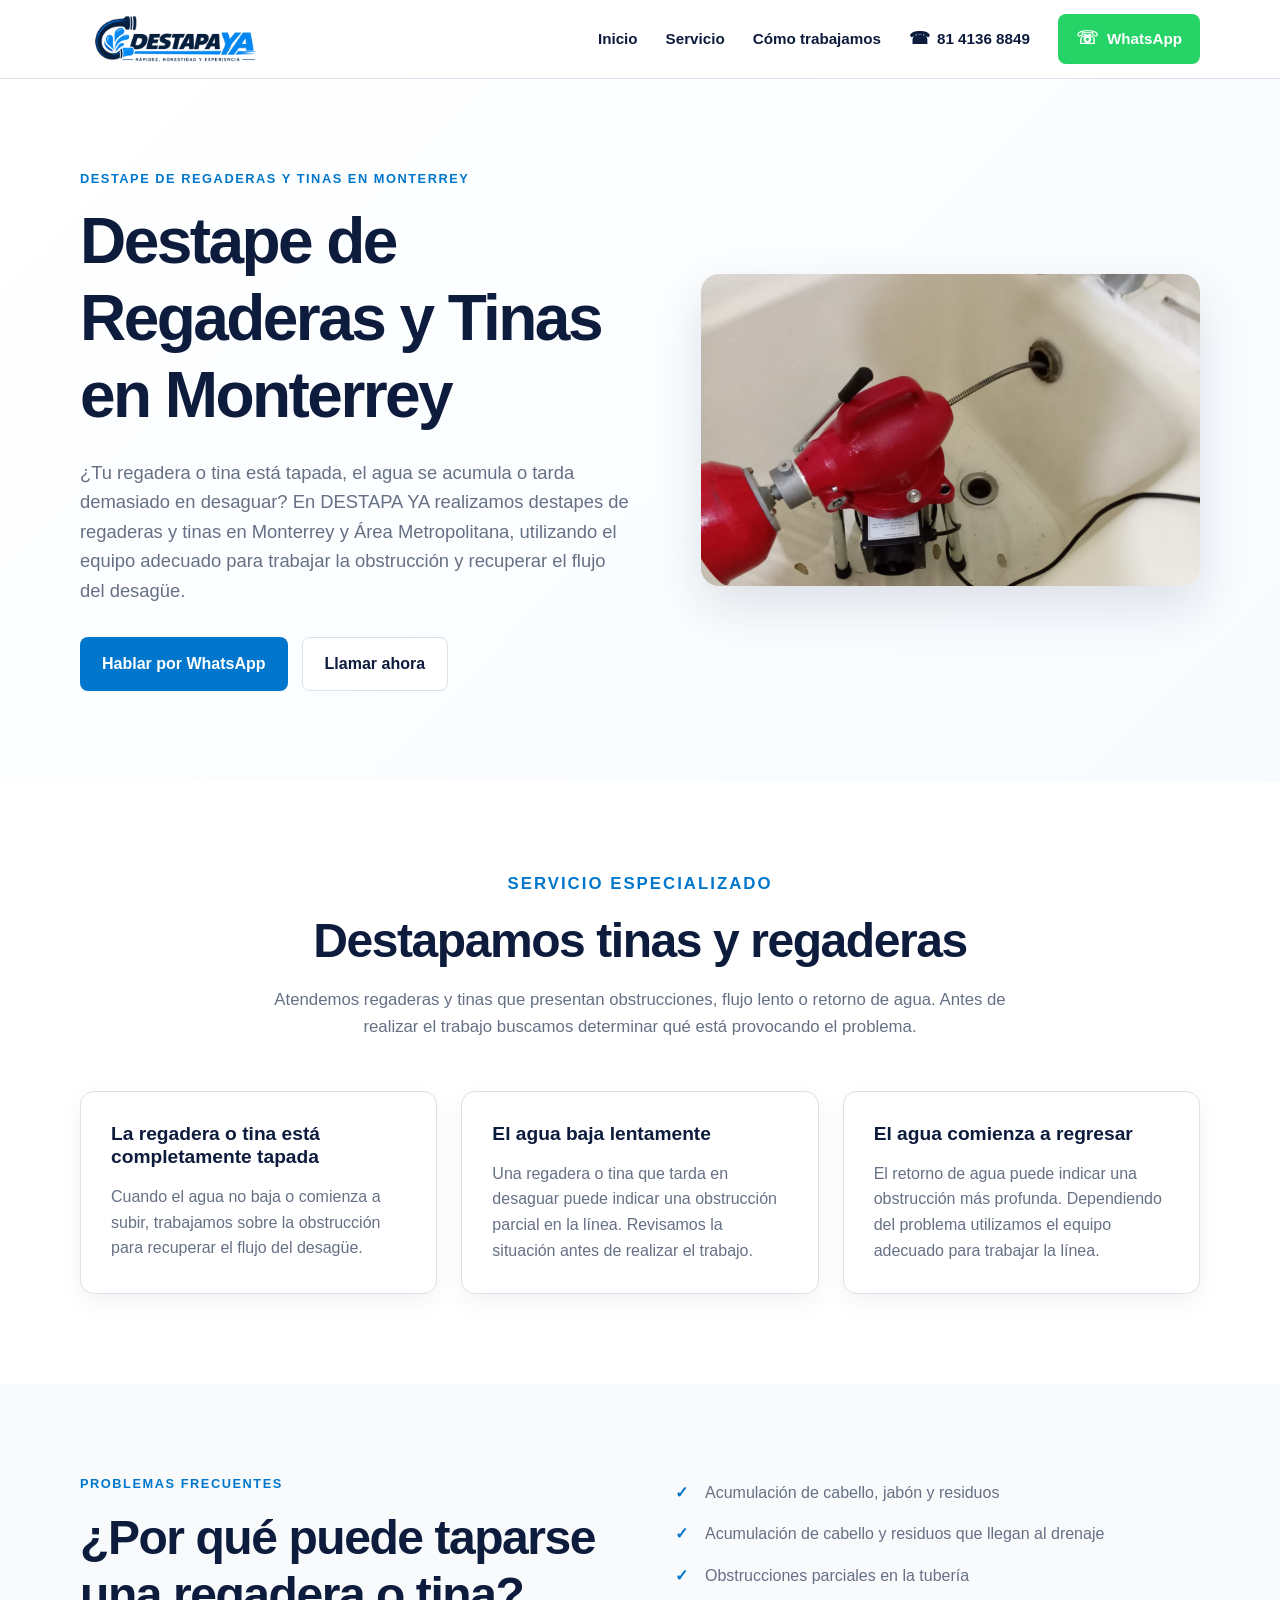
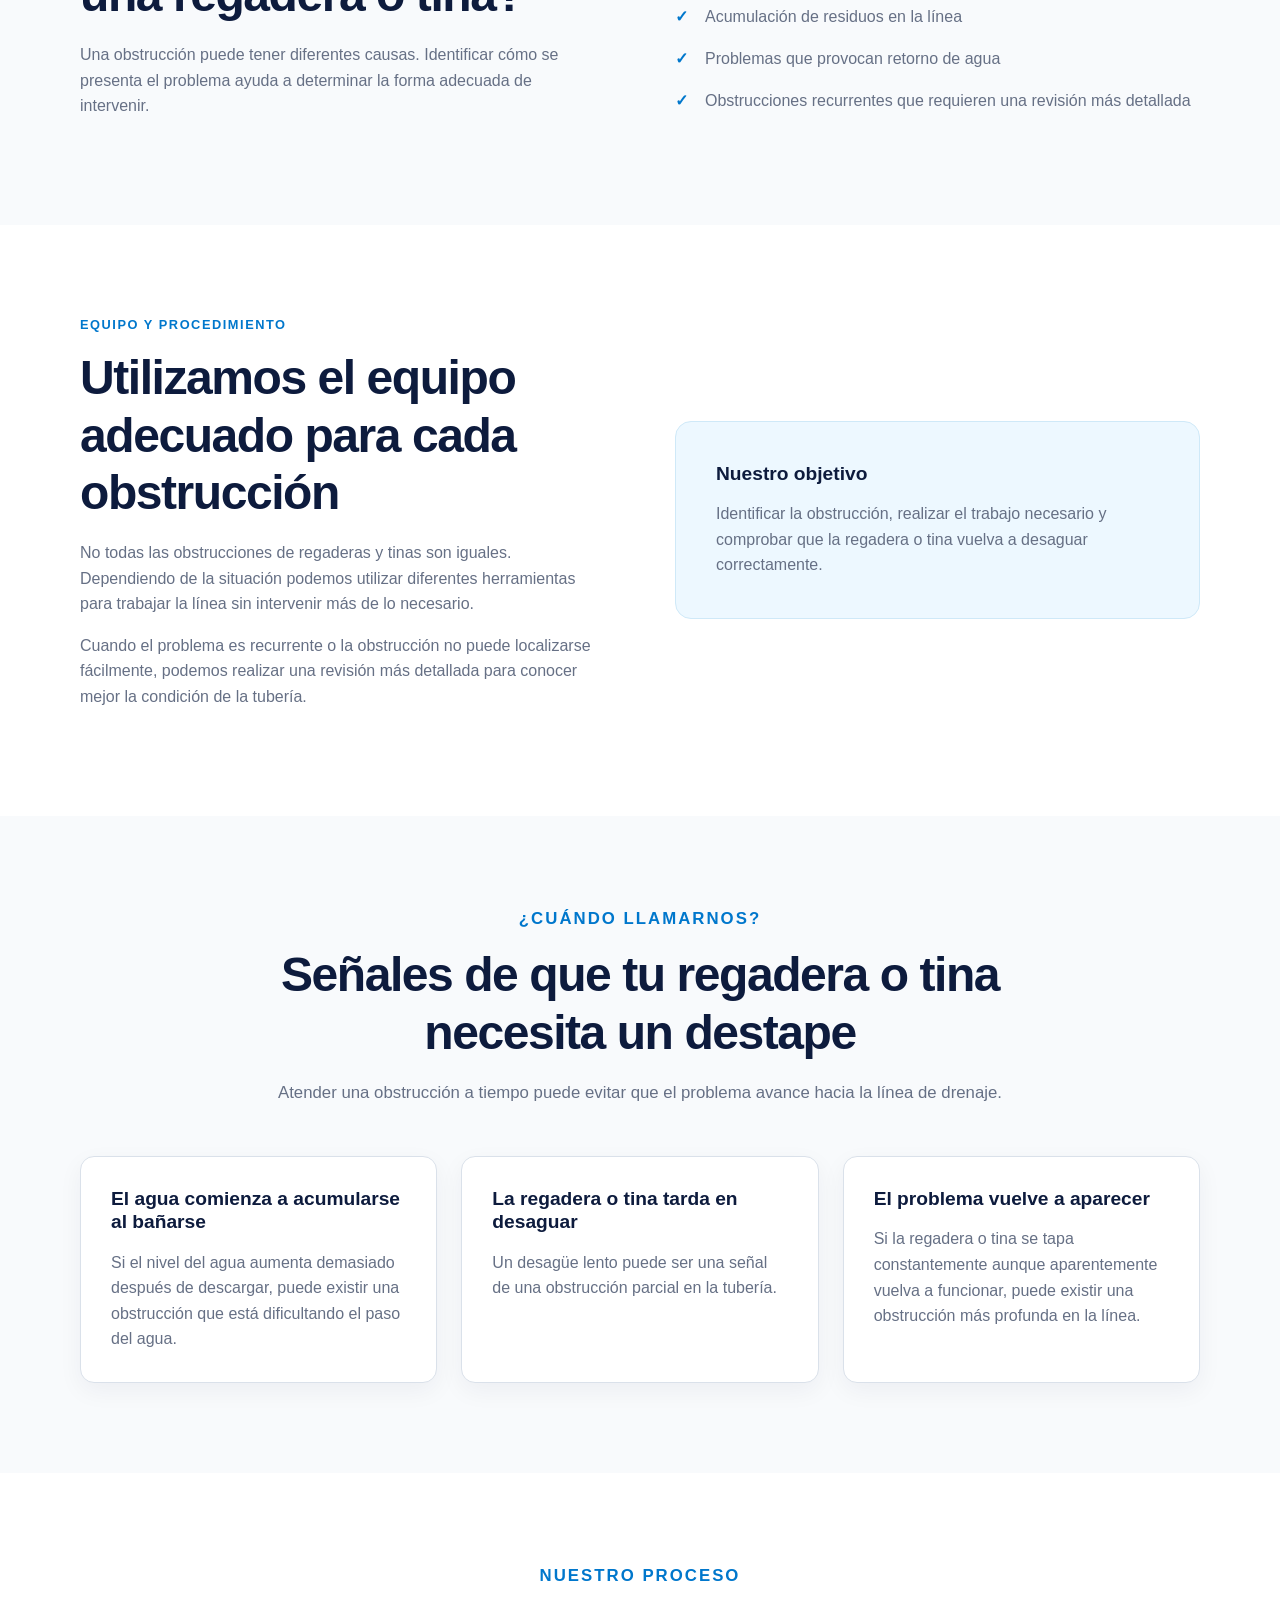
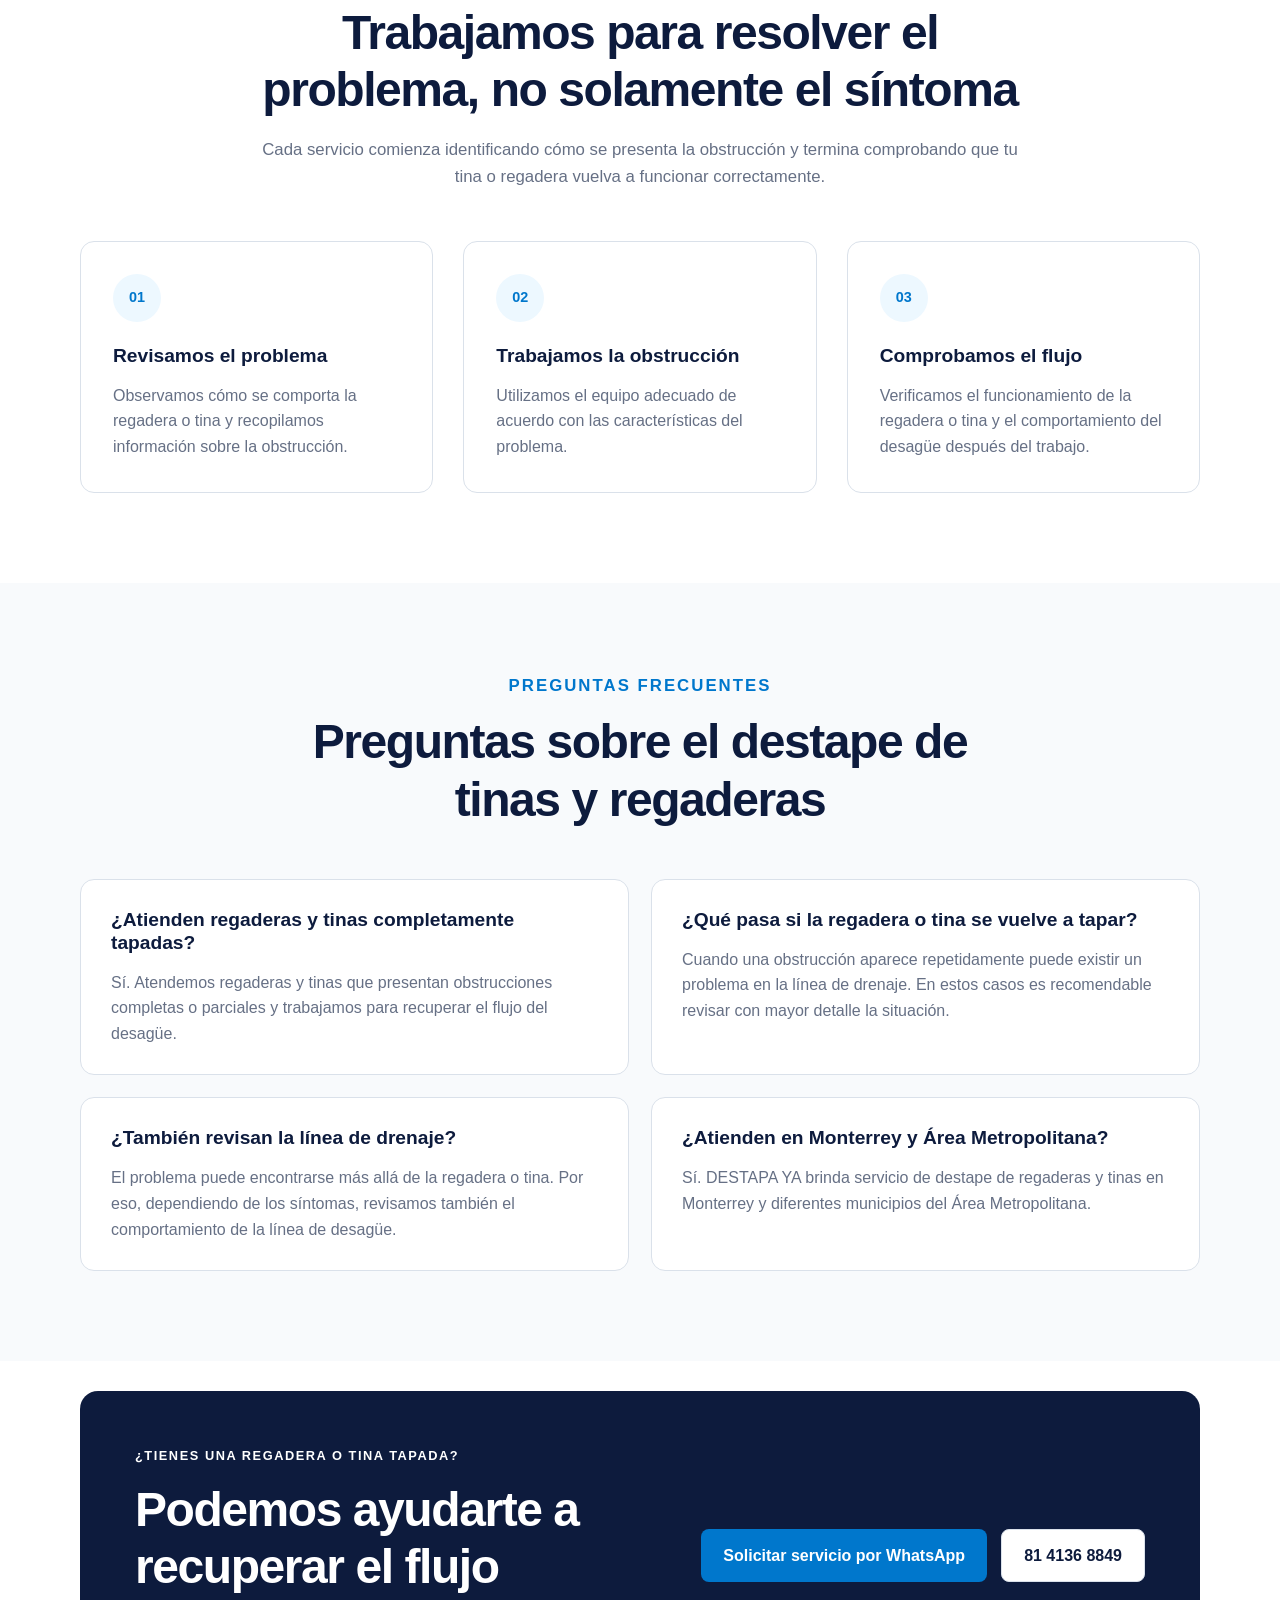
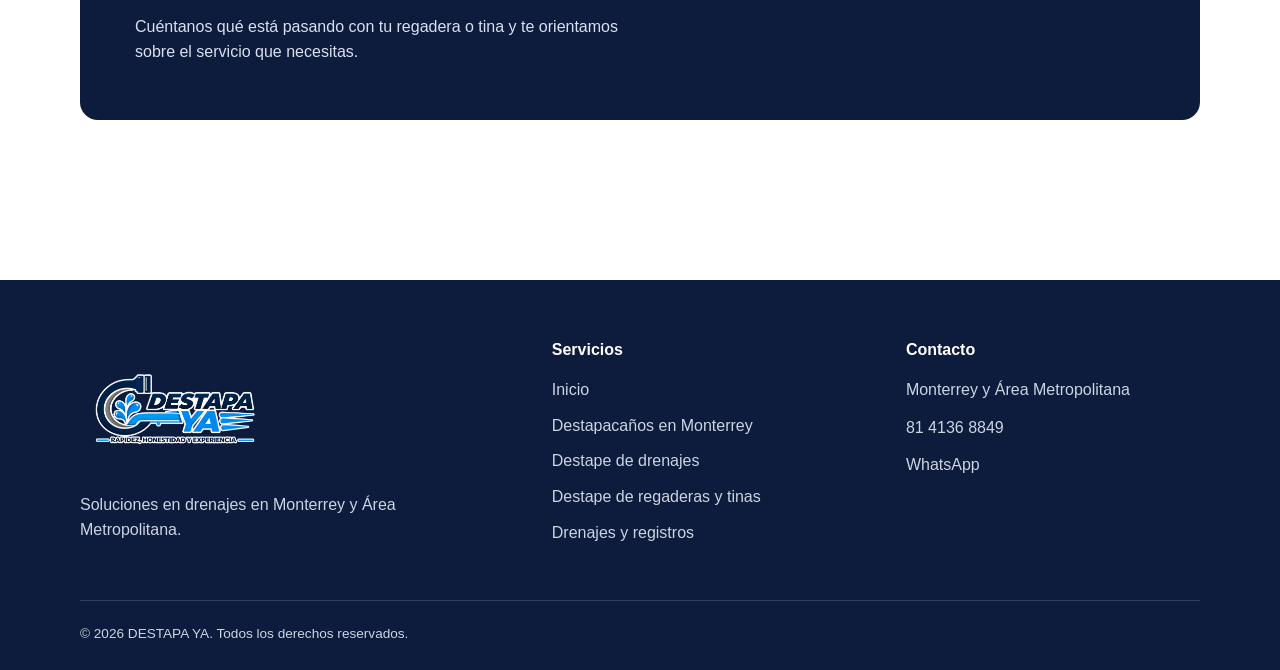
<file: destape-regaderas-tinas-monterrey/index.html>
<!DOCTYPE html>
<html lang="es-MX">
<head>

  <meta charset="UTF-8" />

  <meta
    name="viewport"
    content="width=device-width, initial-scale=1.0"
  />

  <title>Destape de Regaderas y Tinas en Monterrey | DESTAPA YA</title>

  <meta
    name="description"
    content="¿Tienes una regadera o tina tapada en Monterrey? En DESTAPA YA realizamos destape de regaderas y tinas con equipo especializado. Atención profesional en Monterrey y Área Metropolitana."
  />

  <meta
    name="robots"
    content="index, follow"
  />

  <link
    rel="canonical"
    href="https://destapaya.com/destape-regaderas-tinas-monterrey/"
  />
  <!-- Open Graph -->

  <meta
    property="og:type"
    content="website"
  />

  <meta
    property="og:locale"
    content="es_MX"
  />

  <meta
    property="og:site_name"
    content="DESTAPA YA"
  />

  <meta
    property="og:title"
    content="Destape de Regaderas y Tinas en Monterrey | DESTAPA YA"
  />

  <meta
    property="og:description"
    content="Servicio profesional de destape de regaderas y tinas en Monterrey y Área Metropolitana con equipo especializado."
  />

  <meta
    property="og:url"
    content="https://destapaya.com/destape-regaderas-tinas-monterrey/"
  />

  <meta
    property="og:image"
    content="https://destapaya.com/servicios/destape-regadera-tina-equipo.jpg"
  />

  <meta
    property="og:image:alt"
    content="Destape de regaderas y tinas en Monterrey - DESTAPA YA"
  />

  <!-- Twitter -->

  <meta
    name="twitter:card"
    content="summary_large_image"
  />

  <meta
    name="twitter:title"
    content="Destape de Regaderas y Tinas en Monterrey | DESTAPA YA"
  />

  <meta
    name="twitter:description"
    content="Servicio profesional de destape de regaderas y tinas en Monterrey y Área Metropolitana con equipo especializado."
  />

  <meta
    name="twitter:image"
    content="https://destapaya.com/servicios/destape-regadera-tina-equipo.jpg"
  />
    <!-- Schema.org -->

  <script type="application/ld+json">
    {
      "@context": "https://schema.org",
      "@type": "Service",
      "@id": "https://destapaya.com/destape-regaderas-tinas-monterrey/#service",
      "name": "Destape de Regaderas y Tinas en Monterrey",
      "serviceType": "Destape de regaderas y tinas",
      "description": "Servicio profesional de destape de regaderas y tinas en Monterrey y Área Metropolitana con equipo especializado.",
      "url": "https://destapaya.com/destape-regaderas-tinas-monterrey/",
      "image": "https://destapaya.com/servicios/destape-regadera-tina-equipo.jpg",
      "provider": {
        "@type": "Plumber",
        "@id": "https://destapaya.com/#business",
        "name": "DESTAPA YA"
      },
      "areaServed": [
        {
          "@type": "City",
          "name": "Monterrey"
        },
        {
          "@type": "City",
          "name": "San Nicolás de los Garza"
        },
        {
          "@type": "City",
          "name": "Guadalupe"
        },
        {
          "@type": "City",
          "name": "Apodaca"
        },
        {
          "@type": "City",
          "name": "General Escobedo"
        },
        {
          "@type": "City",
          "name": "Santa Catarina"
        },
        {
          "@type": "City",
          "name": "San Pedro Garza García"
        }
      ]
    }
  </script>

  <script type="application/ld+json">
    {
      "@context": "https://schema.org",
      "@type": "BreadcrumbList",
      "itemListElement": [
        {
          "@type": "ListItem",
          "position": 1,
          "name": "Inicio",
          "item": "https://destapaya.com/"
        },
        {
          "@type": "ListItem",
          "position": 2,
          "name": "Destape de Regaderas y Tinas en Monterrey",
          "item": "https://destapaya.com/destape-regaderas-tinas-monterrey/"
        }
      ]
    }
  </script>
   
  <style>

  :root {
    --navy: #0D1B3D;
    --blue: #0077CC;
    --light-blue: #EDF8FF;
    --gray: #667085;
    --light-gray: #F8FAFC;
    --border: #DAE1EA;
    --white: #FFFFFF;
  }

  * {
    box-sizing: border-box;
  }

  html {
    scroll-behavior: smooth;
  }

  body {
    margin: 0;
    font-family: "Inter", Arial, sans-serif;
    color: var(--navy);
    background: var(--white);
    line-height: 1.6;
  }

  img {
    max-width: 100%;
    height: auto;
    display: block;
  }

  a {
    color: inherit;
    text-decoration: none;
  }

  .container {
    width: min(1120px, calc(100% - 40px));
    margin: 0 auto;
  }

  h1,
  h2,
  h3 {
    margin-top: 0;
    font-family: "Montserrat", Arial, sans-serif;
    line-height: 1.2;
    color: var(--navy);
  }

  h1 {
    margin-bottom: 24px;
    font-size: clamp(2.3rem, 5vw, 4.2rem);
    letter-spacing: -0.04em;
  }

  h2 {
    margin-bottom: 18px;
    font-size: clamp(2rem, 4vw, 3rem);
    letter-spacing: -0.03em;
  }

  h3 {
    font-size: 1.2rem;
    margin-bottom: 12px;
  }

  p {
    color: var(--gray);
  }


  /* HEADER */

  header {
    position: relative;
    z-index: 10;
    background: var(--white);
    border-bottom: 1px solid var(--border);
  }

  .header-inner {
    min-height: 78px;
    display: flex;
    align-items: center;
    justify-content: space-between;
    gap: 30px;
  }

  .logo {
    width: 190px;
    height: auto;
  }

  .nav {
    display: flex;
    align-items: center;
    gap: 28px;
    font-size: 0.95rem;
    font-weight: 600;
  }

  .nav a {
    transition: color 0.2s ease;
  }

  .nav a:hover {
    color: var(--blue);
  }

  .nav .cta {
    padding: 12px 20px;
    border-radius: 8px;
    background: var(--blue);
    color: var(--white);
  }

  .nav .cta:hover {
    color: var(--white);
    opacity: 0.9;
  }
.phone-top {
  display: inline-flex;
  align-items: center;
  gap: 7px;
  color: var(--navy);
  font-weight: 700;
  text-decoration: none;
  white-space: nowrap;
}

.phone-top:hover {
  color: var(--blue);
}

.phone-icon {
  font-size: 1.05rem;
}

.whatsapp-top {
  display: inline-flex;
  align-items: center;
  gap: 8px;
  padding: 13px 18px;
  background: #25D366;
  color: #ffffff !important;
  border-radius: 8px;
  font-weight: 700;
  text-decoration: none;
  white-space: nowrap;
  transition: background 0.2s ease, transform 0.2s ease;
}

.whatsapp-top:hover {
  background: #1ebe5d;
  color: #ffffff !important;
  transform: translateY(-1px);
}

.whatsapp-icon {
  font-size: 1.1rem;
  line-height: 1;
}
  /* HERO */

  .hero {
    padding: 90px 0;
    background:
      linear-gradient(
        135deg,
        #ffffff 0%,
        #f7fbff 100%
      );
  }

  .hero-grid {
    display: grid;
    grid-template-columns: 1.05fr 0.95fr;
    align-items: center;
    gap: 70px;
  }

  .eyebrow {
    margin: 0 0 14px;
    color: var(--blue);
    font-size: 0.8rem;
    font-weight: 800;
    letter-spacing: 0.12em;
  }

  .hero-text {
    max-width: 650px;
    margin-bottom: 32px;
    font-size: 1.15rem;
  }

  .hero-image {
    overflow: hidden;
    border-radius: 18px;
    box-shadow: 0 20px 50px rgba(13, 27, 61, 0.12);
  }

  .hero-image img {
    width: 100%;
  }

  .hero-buttons {
    display: flex;
    flex-wrap: wrap;
    gap: 14px;
  }

  .button-primary,
  .button-secondary {
    display: inline-flex;
    align-items: center;
    justify-content: center;
    min-height: 50px;
    padding: 13px 22px;
    border-radius: 8px;
    font-weight: 700;
    transition: all 0.2s ease;
  }

  .button-primary {
    background: var(--blue);
    color: var(--white);
  }

  .button-primary:hover {
    transform: translateY(-2px);
    opacity: 0.92;
  }

  .button-secondary {
    border: 1px solid var(--border);
    background: var(--white);
    color: var(--navy);
  }

  .button-secondary:hover {
    border-color: var(--blue);
    color: var(--blue);
  }
  /* SECCIONES */

  .section {
    padding: 90px 0;
  }

  .section-light {
    background: var(--light-gray);
  }

  .section-heading {
    max-width: 760px;
    margin: 0 auto 50px;
    text-align: center;
  }

  .section-heading p {
    font-size: 1.05rem;
  }


  /* COLUMNAS */

  .two-column {
    display: grid;
    grid-template-columns: 1fr 1fr;
    align-items: center;
    gap: 70px;
  }


  /* TARJETAS */

  .cards-grid {
    display: grid;
    grid-template-columns: repeat(3, 1fr);
    gap: 24px;
  }

  .card {
    padding: 30px;
    background: var(--white);
    border: 1px solid var(--border);
    border-radius: 14px;
    box-shadow: 0 8px 25px rgba(13, 27, 61, 0.05);
  }

  .card p {
    margin-bottom: 0;
  }


  /* LISTA */

  .check-list {
    margin: 0;
    padding: 0;
    list-style: none;
  }

  .check-list li {
    position: relative;
    margin-bottom: 16px;
    padding-left: 30px;
    color: var(--gray);
  }

  .check-list li::before {
    content: "✓";
    position: absolute;
    left: 0;
    top: 0;
    color: var(--blue);
    font-weight: 800;
  }


  /* INFO BOX */

  .info-box {
    padding: 40px;
    background: var(--light-blue);
    border: 1px solid #cfe9f8;
    border-radius: 16px;
  }

  .info-box p {
    margin-bottom: 0;
  }


  /* PROCESO */

  .process-grid {
    display: grid;
    grid-template-columns: repeat(3, 1fr);
    gap: 30px;
  }

  .process-step {
    position: relative;
    padding: 32px;
    border: 1px solid var(--border);
    border-radius: 14px;
    background: var(--white);
  }

  .process-number {
    display: inline-flex;
    align-items: center;
    justify-content: center;
    width: 48px;
    height: 48px;
    margin-bottom: 22px;
    border-radius: 50%;
    background: var(--light-blue);
    color: var(--blue);
    font-weight: 800;
    font-size: 0.9rem;
  }

  .process-step p {
    margin-bottom: 0;
  }


  /* FAQ */

  .faq-grid {
    display: grid;
    grid-template-columns: 1fr 1fr;
    gap: 22px;
  }

  .faq-item {
    padding: 28px 30px;
    background: var(--white);
    border: 1px solid var(--border);
    border-radius: 14px;
  }

  .faq-item h3 {
    margin-bottom: 12px;
  }

  .faq-item p {
    margin-bottom: 0;
  }


  /* CTA */

  .cta-section {
    padding-top: 30px;
  }

  .cta-box {
    display: flex;
    align-items: center;
    justify-content: space-between;
    gap: 40px;
    padding: 55px;
    border-radius: 18px;
    background: var(--navy);
  }
.cta-box .hero-buttons {
  flex-shrink: 0;
  flex-wrap: nowrap;
}
  .cta-box h2,
  .cta-box .eyebrow {
    color: var(--white);
  }

  .cta-box p:not(.eyebrow) {
    max-width: 650px;
    color: #d8e1ef;
    margin-bottom: 0;
  }

  .cta-box .button-secondary {
    background: var(--white);
  }
    /* RESPONSIVE */

  @media (max-width: 900px) {

    .hero {
      padding: 70px 0;
    }

    .hero-grid {
      grid-template-columns: 1fr;
      gap: 40px;
    }

    .hero-image {
      max-width: 700px;
    }

    .two-column {
      grid-template-columns: 1fr;
      gap: 40px;
    }

    .cards-grid {
      grid-template-columns: 1fr;
    }

    .process-grid {
      grid-template-columns: 1fr;
    }

    .faq-grid {
      grid-template-columns: 1fr;
    }

    .cta-box {
      flex-direction: column;
      align-items: flex-start;
      padding: 40px;
    }

  }


  @media (max-width: 700px) {

    .container {
      width: min(100% - 28px, 1120px);
    }

    .header-inner {
      min-height: auto;
      padding: 16px 0;
      flex-direction: column;
      gap: 16px;
    }

    .logo {
      width: 175px;
    }

    .nav {
      width: 100%;
      justify-content: center;
      flex-wrap: wrap;
      gap: 12px 18px;
      font-size: 0.88rem;
    }

    .nav .cta {
      padding: 10px 16px;
    }

    .hero {
      padding: 55px 0;
    }

    h1 {
      font-size: 2.45rem;
    }

    h2 {
      font-size: 2rem;
    }

    .hero-text {
      font-size: 1.05rem;
    }

    .hero-buttons {
      width: 100%;
      flex-direction: column;
    }

    .button-primary,
    .button-secondary {
      width: 100%;
    }

    .section {
      padding: 65px 0;
    }

    .card,
    .process-step,
    .faq-item {
      padding: 25px;
    }

    .info-box {
      padding: 30px;
    }

    .cta-box {
      padding: 32px 25px;
    }

  }

  /* FOOTER */

  .footer {
    margin-top: 70px;
    padding: 60px 0 25px;
    background: var(--navy);
  }

  .footer-grid {
    display: grid;
    grid-template-columns: 1.4fr 1fr 1fr;
    gap: 60px;
  }

  .footer-logo {
    width: 190px;
    margin-bottom: 20px;
  }

  .footer h3 {
    margin-bottom: 18px;
    color: var(--white);
    font-size: 1rem;
  }

  .footer p {
    margin: 0 0 12px;
    color: #cbd5e1;
  }

  .footer a {
    color: #cbd5e1;
    transition: color 0.2s ease;
  }

  .footer a:hover {
    color: var(--white);
  }

  .footer-links {
    margin: 0;
    padding: 0;
    list-style: none;
  }

  .footer-links li {
    margin-bottom: 10px;
  }

  .footer-bottom {
    margin-top: 45px;
    padding-top: 22px;
    border-top: 1px solid rgba(255,255,255,0.15);
  }

  .footer-bottom p {
    margin: 0;
    font-size: 0.85rem;
  }


  @media (max-width: 700px) {

    .footer {
      padding: 45px 0 20px;
    }

    .footer-grid {
      grid-template-columns: 1fr;
      gap: 35px;
    }

    .footer-logo {
      width: 175px;
    }

  }
  </style>
  </head>

<body>

  <!-- HEADER -->

  <header>
    <div class="container header-inner">

      <a href="/" aria-label="DESTAPA YA - Inicio">
        <img
          class="logo"
          src="/confianza/logo-destapa-ya-header.png"
          alt="DESTAPA YA"
        />
      </a>

      <nav class="nav">

  <a href="/">
    Inicio
  </a>

  <a href="#servicio">
    Servicio
  </a>

  <a href="#proceso">
    Cómo trabajamos
  </a>

 

  <a
  class="phone-top"
  href="tel:+528141368849"
>
  <span class="phone-icon">☎</span>
  81 4136 8849
</a>

<a
  class="whatsapp-top"
  href="https://wa.me/528141368849"
  target="_blank"
  rel="noopener"
>
  <span class="whatsapp-icon">☏</span>
  WhatsApp
</a>

</nav>

    </div>
  </header>


  <!-- HERO -->

  <main>

    <section class="hero">

      <div class="container hero-grid">

        <div>

          <p class="eyebrow">
            DESTAPE DE REGADERAS Y TINAS EN MONTERREY
          </p>

          <h1>
            Destape de Regaderas y Tinas en Monterrey
          </h1>

          <p class="hero-text">
            ¿Tu regadera o tina está tapada, el agua se acumula o tarda demasiado en desaguar?
 En DESTAPA YA realizamos destapes de regaderas y tinas en Monterrey y Área Metropolitana,
            utilizando el equipo adecuado para trabajar la obstrucción y recuperar el flujo del desagüe.
          </p>

          <div class="hero-buttons">

            <a
              class="button-primary"
              href="https://wa.me/528141368849?text=Hola%20DESTAPA%20YA,%20tengo%20un%20tina o regadera%20tapado%20y%20necesito%20ayuda."
              target="_blank"
              rel="noopener"
            >
              Hablar por WhatsApp
            </a>

            <a
              class="button-secondary"
              href="tel:+528141368849"
            >
              Llamar ahora
            </a>

          </div>

        </div>

        <div class="hero-image">

          <img
            src="/servicios/destape-regadera-tina-equipo.jpg"
            alt="Servicio de destape de regaderas y tinas en Monterrey"
          />

        </div>

      </div>

    </section>
        <!-- SERVICIO -->

    <section class="section" id="servicio">

      <div class="container">

        <div class="section-heading">

          <p class="eyebrow">
            SERVICIO ESPECIALIZADO
          </p>

          <h2>
            Destapamos tinas y regaderas 
          </h2>

          <p>
            Atendemos regaderas y tinas que presentan obstrucciones,
            flujo lento o retorno de agua. Antes de realizar
            el trabajo buscamos determinar qué está provocando
            el problema.
          </p>

        </div>


        <div class="cards-grid">

          <article class="card">

            <h3>
              La regadera o tina está completamente tapada
            </h3>

            <p>
              Cuando el agua no baja o comienza a subir,
              trabajamos sobre la obstrucción para recuperar
              el flujo del desagüe.
            </p>

          </article>


          <article class="card">

            <h3>
              El agua baja lentamente
            </h3>

            <p>
              Una regadera o tina que tarda en desaguar puede indicar
              una obstrucción parcial en la línea. Revisamos
              la situación antes de realizar el trabajo.
            </p>

          </article>


          <article class="card">

            <h3>
              El agua comienza a regresar
            </h3>

            <p>
              El retorno de agua puede indicar una obstrucción
              más profunda. Dependiendo del problema utilizamos
              el equipo adecuado para trabajar la línea.
            </p>

          </article>

        </div>

      </div>

    </section>
        <!-- PROBLEMAS FRECUENTES -->

    <section class="section section-light">

      <div class="container two-column">

        <div>

          <p class="eyebrow">
            PROBLEMAS FRECUENTES
          </p>

          <h2>
            ¿Por qué puede taparse una regadera o tina?
          </h2>

          <p>
            Una obstrucción puede tener diferentes causas.
            Identificar cómo se presenta el problema ayuda a
            determinar la forma adecuada de intervenir.
          </p>

        </div>


        <div>

          <ul class="check-list">

            <li>
              Acumulación de cabello, jabón y residuos
            </li>

            <li>
              Acumulación de cabello y residuos que llegan al drenaje
            </li>

            <li>
              Obstrucciones parciales en la tubería
            </li>

            <li>
              Acumulación de residuos en la línea
            </li>

            <li>
              Problemas que provocan retorno de agua
            </li>

            <li>
              Obstrucciones recurrentes que requieren una revisión
              más detallada
            </li>

          </ul>

        </div>

      </div>

    </section>
        <!-- EQUIPO Y PROCESO -->

    <section class="section">

      <div class="container two-column">

        <div>

          <p class="eyebrow">
            EQUIPO Y PROCEDIMIENTO
          </p>

          <h2>
            Utilizamos el equipo adecuado para cada obstrucción
          </h2>

          <p>
            No todas las obstrucciones de regaderas y tinas son iguales.
            Dependiendo de la situación podemos utilizar diferentes
            herramientas para trabajar la línea sin intervenir más
            de lo necesario.
          </p>

          <p>
            Cuando el problema es recurrente o la obstrucción no
            puede localizarse fácilmente, podemos realizar una
            revisión más detallada para conocer mejor la condición
            de la tubería.
          </p>

        </div>


        <div class="info-box">

          <h3>
            Nuestro objetivo
          </h3>

          <p>
            Identificar la obstrucción, realizar el trabajo necesario
            y comprobar que la regadera o tina vuelva a desaguar
            correctamente.
          </p>

        </div>

      </div>

    </section>
        <!-- CUÁNDO NECESITAS EL SERVICIO -->

    <section class="section section-light">

      <div class="container">

        <div class="section-heading">

          <p class="eyebrow">
            ¿CUÁNDO LLAMARNOS?
          </p>

          <h2>
            Señales de que tu regadera o tina necesita un destape
          </h2>

          <p>
            Atender una obstrucción a tiempo puede evitar que el
            problema avance hacia la línea de drenaje.
          </p>

        </div>


        <div class="cards-grid">

          <article class="card">

            <h3>
              El agua comienza a acumularse al bañarse
            </h3>

            <p>
              Si el nivel del agua aumenta demasiado después de
              descargar, puede existir una obstrucción que está
              dificultando el paso del agua.
            </p>

          </article>


          <article class="card">

            <h3>
              La regadera o tina tarda en desaguar
            </h3>

            <p>
              Un desagüe lento puede ser una señal de una
              obstrucción parcial en la tubería.
            </p>

          </article>


          <article class="card">

            <h3>
              El problema vuelve a aparecer
            </h3>

            <p>
              Si la regadera o tina se tapa constantemente aunque
              aparentemente vuelva a funcionar, puede existir
              una obstrucción más profunda en la línea.
            </p>

          </article>

        </div>

      </div>

    </section>
        <!-- CÓMO TRABAJAMOS -->

    <section class="section" id="proceso">

      <div class="container">

        <div class="section-heading">

          <p class="eyebrow">
            NUESTRO PROCESO
          </p>

          <h2>
            Trabajamos para resolver el problema, no solamente el síntoma
          </h2>

          <p>
            Cada servicio comienza identificando cómo se presenta
            la obstrucción y termina comprobando que tu tina o regadera
            vuelva a funcionar correctamente.
          </p>

        </div>


        <div class="process-grid">

          <article class="process-step">

            <span class="process-number">
              01
            </span>

            <h3>
              Revisamos el problema
            </h3>

            <p>
              Observamos cómo se comporta la regadera o tina y recopilamos
              información sobre la obstrucción.
            </p>

          </article>


          <article class="process-step">

            <span class="process-number">
              02
            </span>

            <h3>
              Trabajamos la obstrucción
            </h3>

            <p>
              Utilizamos el equipo adecuado de acuerdo con las
              características del problema.
            </p>

          </article>


          <article class="process-step">

            <span class="process-number">
              03
            </span>

            <h3>
              Comprobamos el flujo
            </h3>

            <p>
              Verificamos el funcionamiento de la regadera o tina y el
              comportamiento del desagüe después del trabajo.
            </p>

          </article>

        </div>

      </div>

    </section>
        <!-- PREGUNTAS FRECUENTES -->

    <section class="section section-light">

      <div class="container">

        <div class="section-heading">

          <p class="eyebrow">
            PREGUNTAS FRECUENTES
          </p>

          <h2>
            Preguntas sobre el destape de tinas y regaderas
          </h2>

        </div>

        <div class="faq-grid">

          <article class="faq-item">

            <h3>
              ¿Atienden regaderas y tinas completamente tapadas?
            </h3>

            <p>
              Sí. Atendemos regaderas y tinas que presentan obstrucciones
              completas o parciales y trabajamos para recuperar el
              flujo del desagüe.
            </p>

          </article>


          <article class="faq-item">

            <h3>
              ¿Qué pasa si la regadera o tina se vuelve a tapar?
            </h3>

            <p>
              Cuando una obstrucción aparece repetidamente puede
              existir un problema en la línea de drenaje. En estos
              casos es recomendable revisar con mayor detalle la
              situación.
            </p>

          </article>


          <article class="faq-item">

            <h3>
              ¿También revisan la línea de drenaje?
            </h3>

            <p>
              El problema puede encontrarse más allá de la regadera o tina.
              Por eso, dependiendo de los síntomas, revisamos también
              el comportamiento de la línea de desagüe.
            </p>

          </article>


          <article class="faq-item">

            <h3>
              ¿Atienden en Monterrey y Área Metropolitana?
            </h3>

            <p>
              Sí. DESTAPA YA brinda servicio de destape de regaderas y tinas
              en Monterrey y diferentes municipios del Área Metropolitana.
            </p>

          </article>

        </div>

      </div>

    </section>
        <!-- CTA FINAL -->

    <section class="section cta-section">

      <div class="container cta-box">

        <div>

          <p class="eyebrow">
            ¿TIENES UNA REGADERA O TINA TAPADA?
          </p>

          <h2>
            Podemos ayudarte a recuperar el flujo
          </h2>

          <p>
            Cuéntanos qué está pasando con tu regadera o tina y te
            orientamos sobre el servicio que necesitas.
          </p>

        </div>


        <div class="hero-buttons">

          <a
            class="button-primary"
            href="https://wa.me/528141368849?text=Hola%20DESTAPA%20YA,%20tengo%20un%20tina o regadera%20tapado%20y%20necesito%20ayuda."
            target="_blank"
            rel="noopener"
          >
            Solicitar servicio por WhatsApp
          </a>

          <a
            class="button-secondary"
            href="tel:+528141368849"
          >
            81 4136 8849
          </a>

        </div>

      </div>

    </section>
        <!-- FOOTER -->

    <footer class="footer">

      <div class="container footer-grid">

        <div>

          <img
            class="footer-logo"
         src="/confianza/logo-destapa-ya.png"
            alt="DESTAPA YA"
          />

          <p>
            Soluciones en drenajes en Monterrey y Área Metropolitana.
          </p>

        </div>


        <div>

          <h3>
            Servicios
          </h3>

          <ul class="footer-links">

            <li>
              <a href="/">
                Inicio
              </a>
            </li>

            <li>
              <a href="/destapacanos-monterrey/">
                Destapacaños en Monterrey
              </a>
            </li>

            <li>
              <a href="/destape-drenajes-monterrey/">
                Destape de drenajes
              </a>
            </li>

            <li>
             <a href="/destape-regaderas-tinas-monterrey/">
                Destape de regaderas y tinas
              </a>
            </li>

            <li>
              <a href="/servicios/01-drenajes-registros">
                Drenajes y registros
              </a>
            </li>

          </ul>

        </div>


        <div>

          <h3>
            Contacto
          </h3>

          <p>
            Monterrey y Área Metropolitana
          </p>

          <p>
            <a href="tel:+528141368849">
              81 4136 8849
            </a>
          </p>

          <p>
            <a
              href="https://wa.me/528141368849"
              target="_blank"
              rel="noopener"
            >
              WhatsApp
            </a>
          </p>

        </div>

      </div>


      <div class="container footer-bottom">

        <p>
          © 2026 DESTAPA YA. Todos los derechos reservados.
        </p>

      </div>

    </footer>


  </body>

</html>
</file>
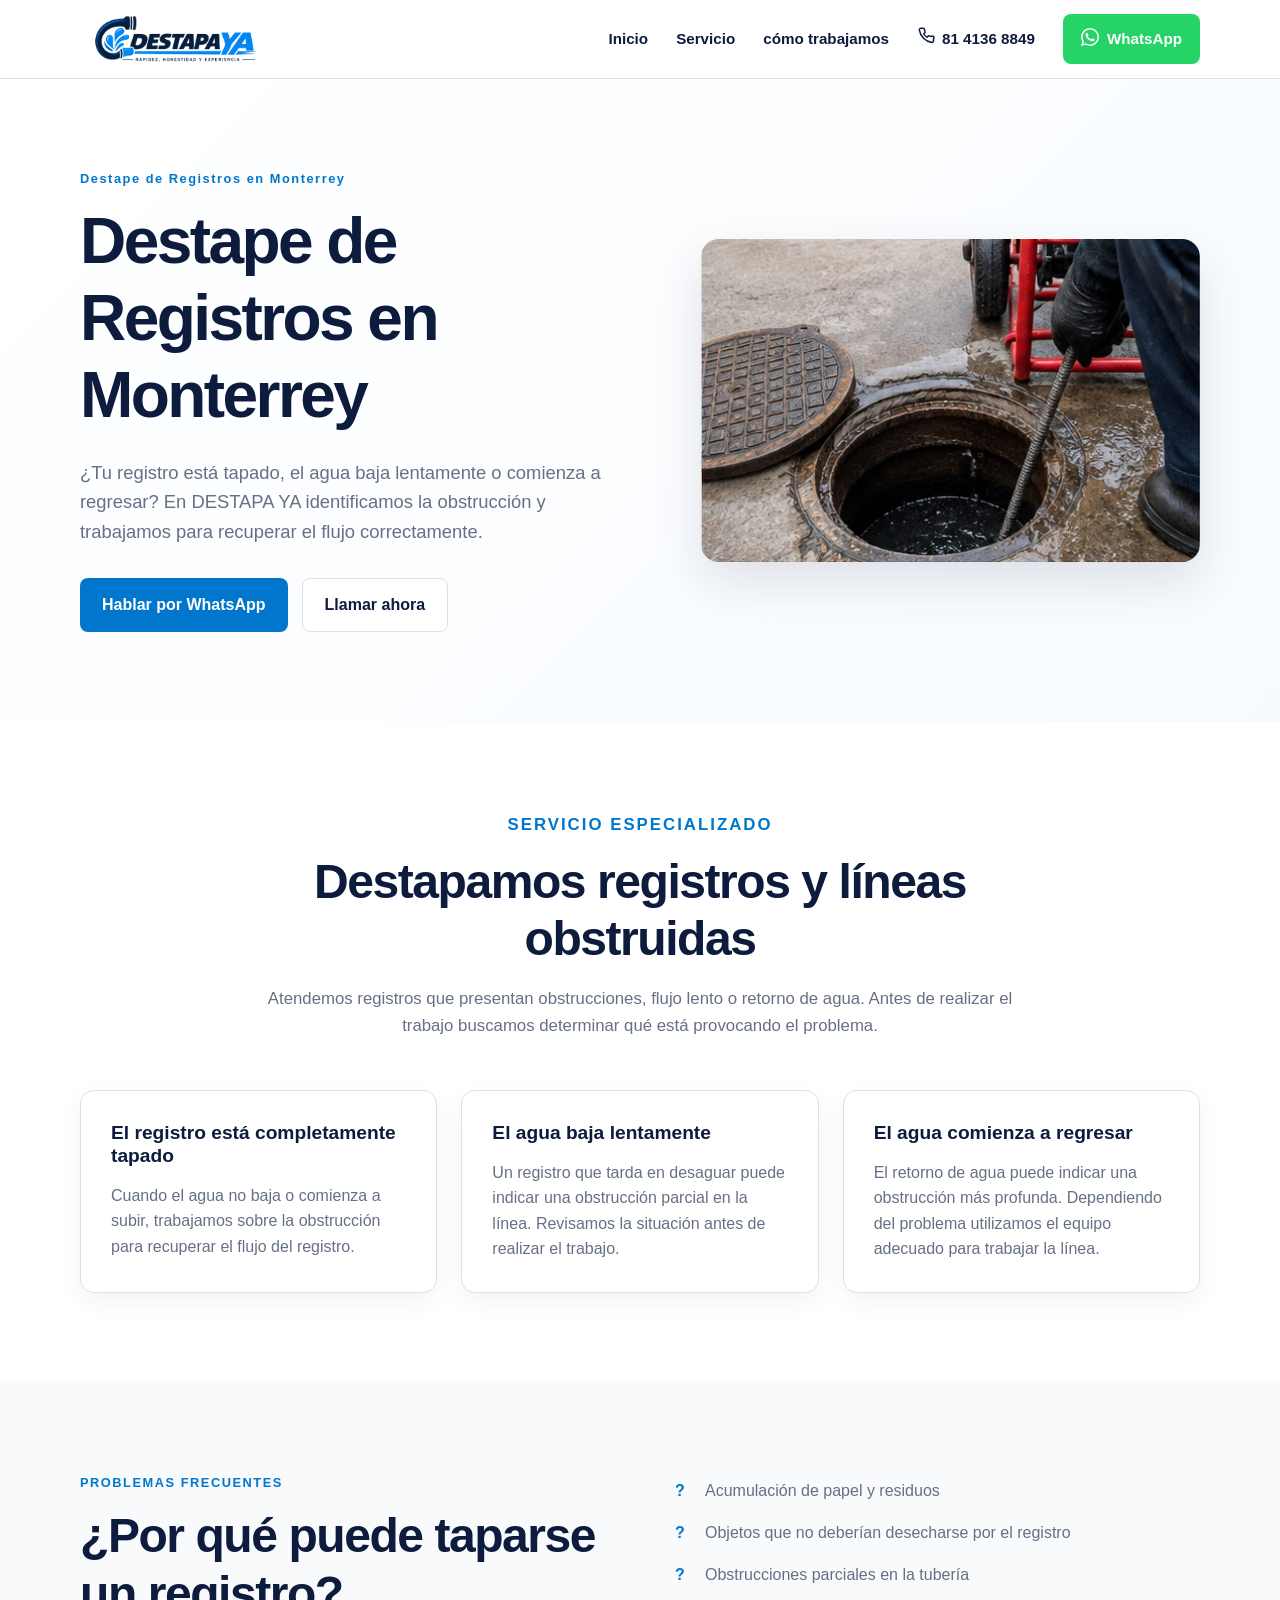
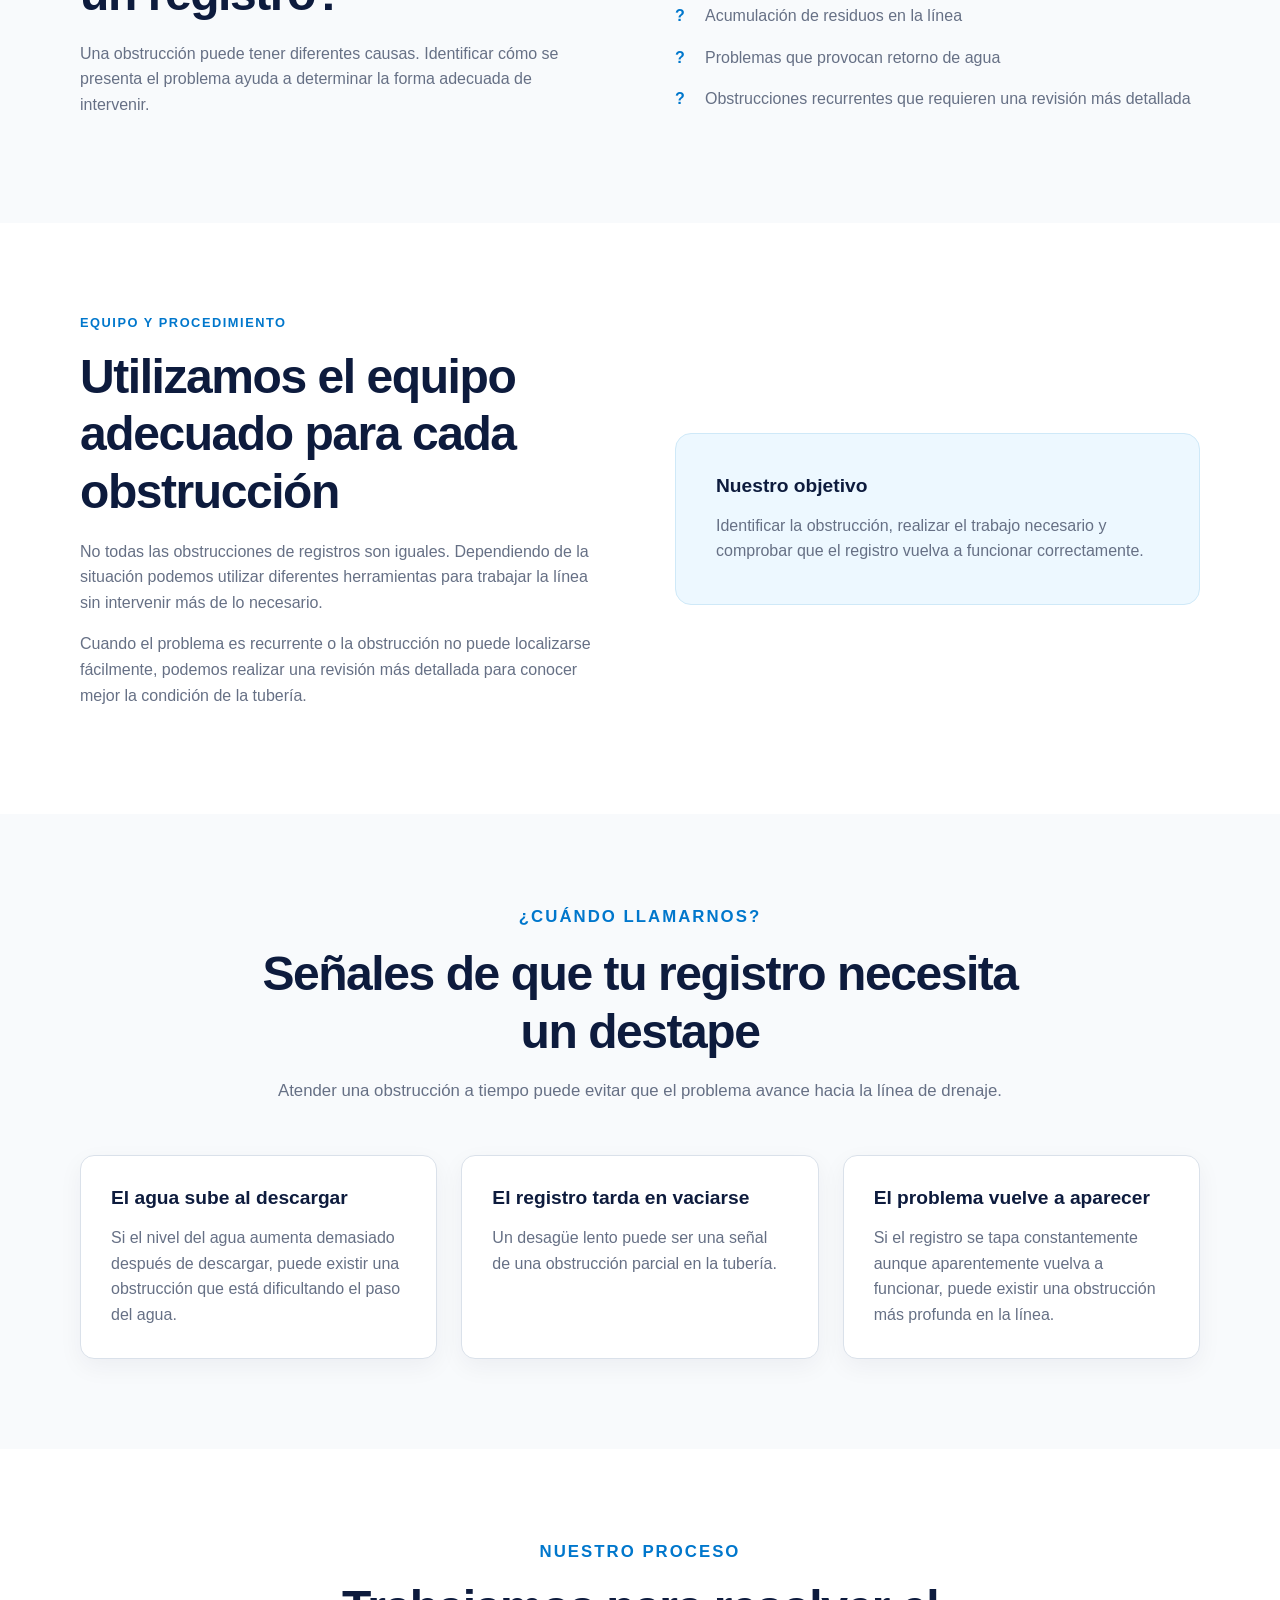
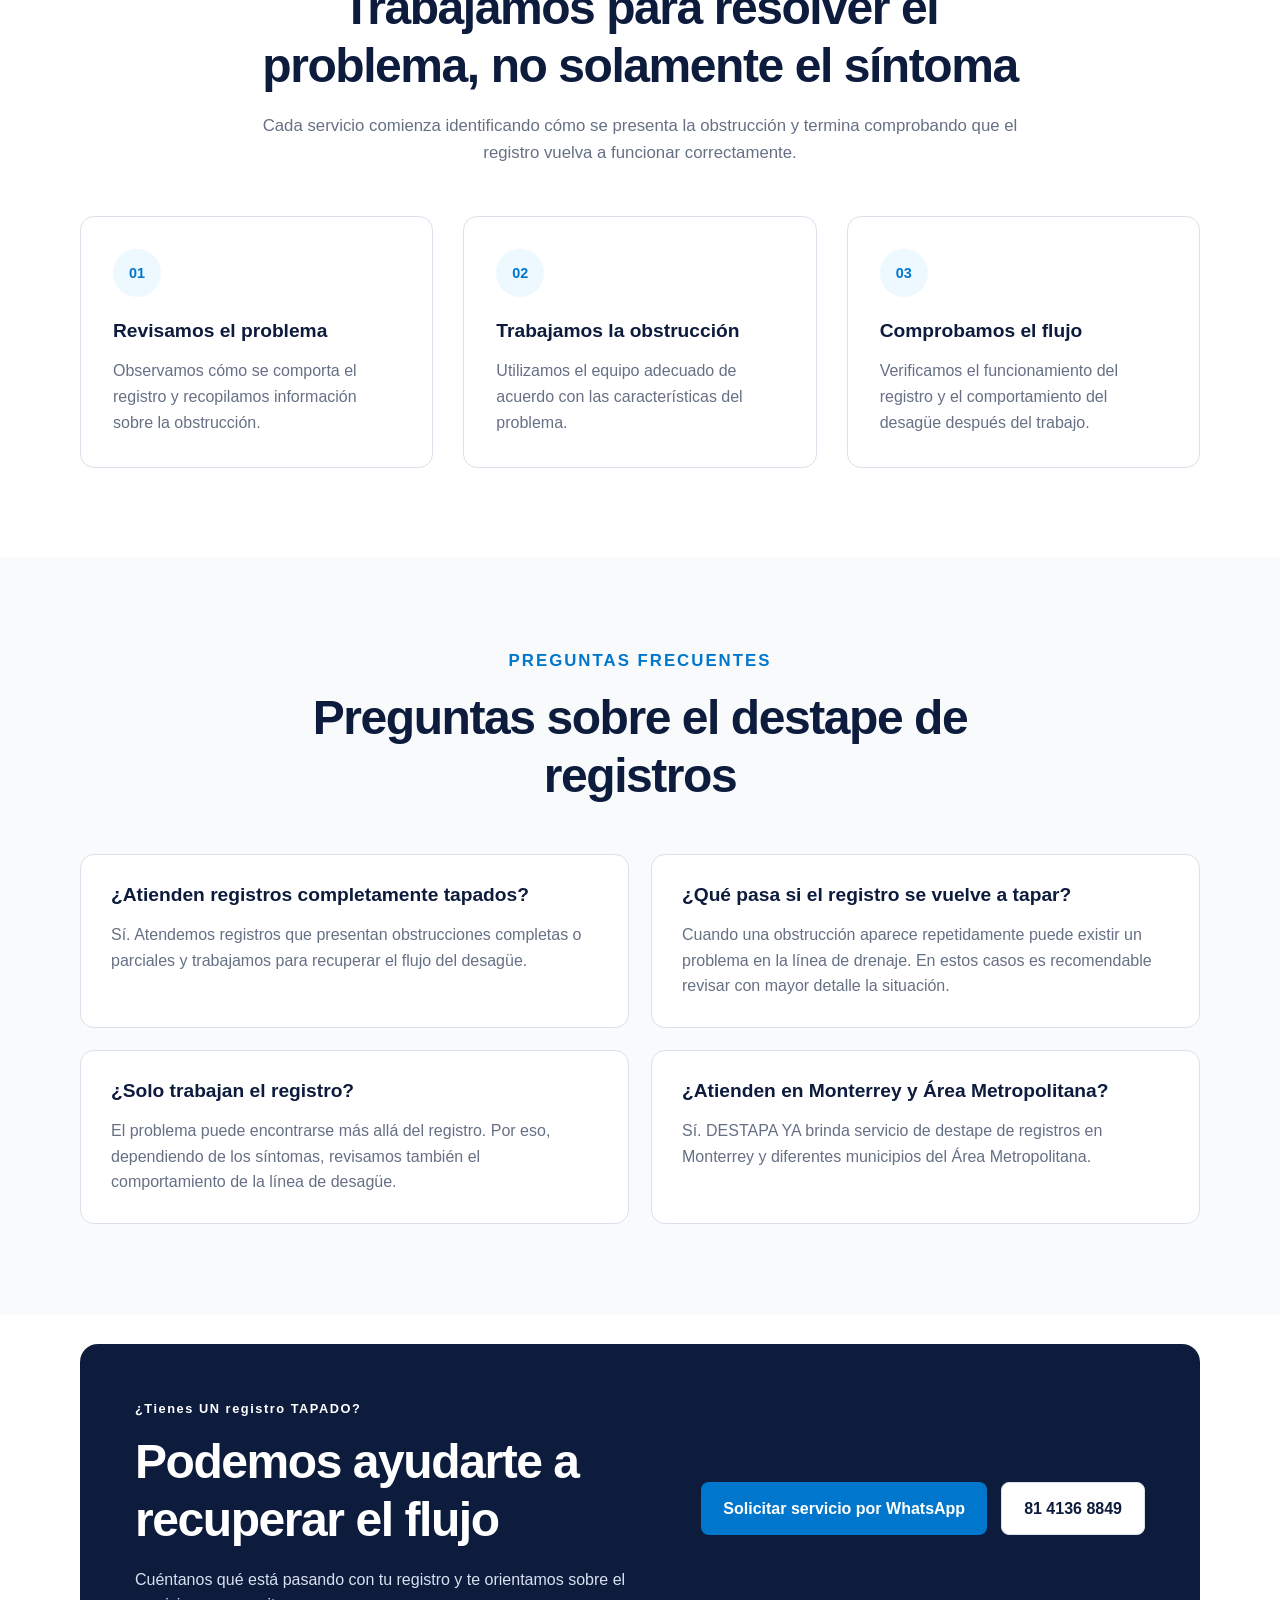
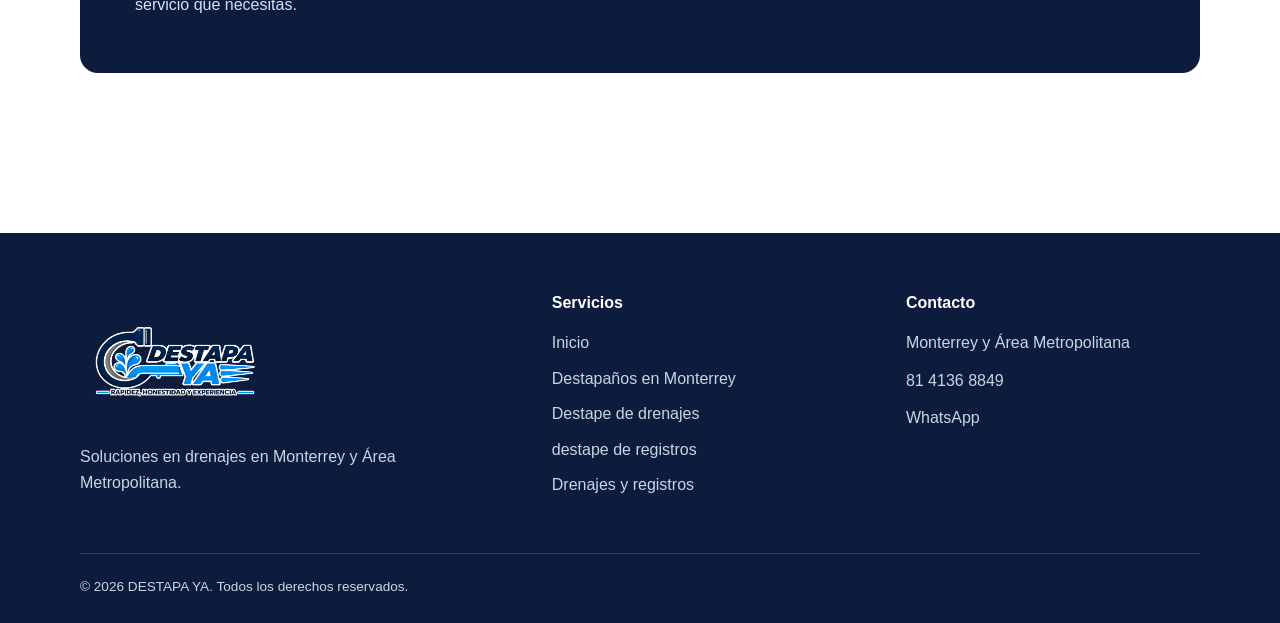
<file: destape-registros-monterrey/index.html>
<!DOCTYPE html>
<html lang="es-MX">
<head>

  <meta charset="UTF-8" />

  <meta
    name="viewport"
    content="width=device-width, initial-scale=1.0"
  />

  <title>Destape de Registros en Monterrey | DESTAPA YA</title>

  <meta
    name="description"
    content="¿Tienes un registro tapado en Monterrey? En DESTAPA YA realizamos destape de registros con equipo especializado. Atención profesional en Monterrey y Área Metropolitana."
  />

  <meta
    name="robots"
    content="index, follow"
  />

  <link
    rel="canonical"
    href="https://destapaya.com/destape-registros-monterrey/"
  />
  <!-- Open Graph -->

  <meta
    property="og:type"
    content="website"
  />

  <meta
    property="og:locale"
    content="es_MX"
  />

  <meta
    property="og:site_name"
    content="DESTAPA YA"
  />

  <meta
    property="og:title"
    content="Destape de Registros en Monterrey | DESTAPA YA"
  />

  <meta
    property="og:description"
    content="Servicio profesional de Destape de Registros en Monterrey y Área Metropolitana con equipo especializado."
  />

  <meta
    property="og:url"
    content="https://destapaya.com/destape-registros-monterrey/"
  />

  <meta
    property="og:image"
    content="https://destapaya.com/servicios/01-drenajes-registros.jpg"
  />

  <meta
    property="og:image:alt"
    content="Destape de Registros en Monterrey - DESTAPA YA"
  />

  <!-- Twitter -->

  <meta
    name="twitter:card"
    content="summary_large_image"
  />

  <meta
    name="twitter:title"
    content="Destape de Registros en Monterrey | DESTAPA YA"
  />

  <meta
    name="twitter:description"
    content="Destape profesional de registros tapados en Monterrey y Área Metropolitana."
  />

  <meta
    name="twitter:image"
    content="https://destapaya.com/servicios/01-drenajes-registros.jpg"
  />
    <!-- Schema.org -->

  <script type="application/ld+json">
    {
      "@context": "https://schema.org",
      "@type": "Service",
      "@id": "https://destapaya.com/destape-registros-monterrey/#service",
      "name": "Destape de Registros en Monterrey",
      "serviceType": "destape de registros",
      "description": "Servicio profesional de destape y limpieza de registros de drenaje en Monterrey y Área Metropolitana con equipo especializado.",
      "url": "https://destapaya.com/destape-registros-monterrey/",
      "image": "https://destapaya.com/servicios/01-drenajes-registros.jpg",
      "provider": {
        "@type": "Plumber",
        "@id": "https://destapaya.com/#business",
        "name": "DESTAPA YA"
      },
      "areaServed": [
        {
          "@type": "City",
          "name": "Monterrey"
        },
        {
          "@type": "City",
          "name": "San Nicolás de los Garza"
        },
        {
          "@type": "City",
          "name": "Guadalupe"
        },
        {
          "@type": "City",
          "name": "Apodaca"
        },
        {
          "@type": "City",
          "name": "General Escobedo"
        },
        {
          "@type": "City",
          "name": "Santa Catarina"
        },
        {
          "@type": "City",
          "name": "San Pedro Garza García"
        }
      ]
    }
  </script>

  <script type="application/ld+json">
    {
      "@context": "https://schema.org",
      "@type": "BreadcrumbList",
      "itemListElement": [
        {
          "@type": "ListItem",
          "position": 1,
          "name": "Inicio",
          "item": "https://destapaya.com/"
        },
        {
          "@type": "ListItem",
          "position": 2,
          "name": "Destape de Registros en Monterrey",
          "item": "https://destapaya.com/destape-registros-monterrey/"
        }
      ]
    }
  </script>
   
  <style>

  :root {
    --navy: #0D1B3D;
    --blue: #0077CC;
    --light-blue: #EDF8FF;
    --gray: #667085;
    --light-gray: #F8FAFC;
    --border: #DAE1EA;
    --white: #FFFFFF;
  }

  * {
    box-sizing: border-box;
  }

  html {
    scroll-behavior: smooth;
  }

  body {
    margin: 0;
    font-family: "Inter", Arial, sans-serif;
    color: var(--navy);
    background: var(--white);
    line-height: 1.6;
  }

  img {
    max-width: 100%;
    height: auto;
    display: block;
  }

  a {
    color: inherit;
    text-decoration: none;
  }

  .container {
    width: min(1120px, calc(100% - 40px));
    margin: 0 auto;
  }

  h1,
  h2,
  h3 {
    margin-top: 0;
    font-family: "Montserrat", Arial, sans-serif;
    line-height: 1.2;
    color: var(--navy);
  }

  h1 {
    margin-bottom: 24px;
    font-size: clamp(2.3rem, 5vw, 4.2rem);
    letter-spacing: -0.04em;
  }

  h2 {
    margin-bottom: 18px;
    font-size: clamp(2rem, 4vw, 3rem);
    letter-spacing: -0.03em;
  }

  h3 {
    font-size: 1.2rem;
    margin-bottom: 12px;
  }

  p {
    color: var(--gray);
  }


  /* HEADER */

  header {
    position: relative;
    z-index: 10;
    background: var(--white);
    border-bottom: 1px solid var(--border);
  }

  .header-inner {
    min-height: 78px;
    display: flex;
    align-items: center;
    justify-content: space-between;
    gap: 30px;
  }

  .logo {
    width: 190px;
    height: auto;
  }

  .nav {
    display: flex;
    align-items: center;
    gap: 28px;
    font-size: 0.95rem;
    font-weight: 600;
  }

  .nav a {
    transition: color 0.2s ease;
  }

  .nav a:hover {
    color: var(--blue);
  }

  .nav .cta {
    padding: 12px 20px;
    border-radius: 8px;
    background: var(--blue);
    color: var(--white);
  }

  .nav .cta:hover {
    color: var(--white);
    opacity: 0.9;
  }
.phone-top {
  display: inline-flex;
  align-items: center;
  gap: 7px;
  color: var(--navy);
  font-weight: 700;
  text-decoration: none;
  white-space: nowrap;
}

.phone-top:hover {
  color: var(--blue);
}

.phone-icon {
  font-size: 1.05rem;
}

.whatsapp-top {
  display: inline-flex;
  align-items: center;
  gap: 8px;
  padding: 13px 18px;
  background: #25D366;
  color: #ffffff !important;
  border-radius: 8px;
  font-weight: 700;
  text-decoration: none;
  white-space: nowrap;
  transition: background 0.2s ease, transform 0.2s ease;
}

.whatsapp-top:hover {
  background: #1ebe5d;
  color: #ffffff !important;
  transform: translateY(-1px);
}

.whatsapp-icon {
  font-size: 1.1rem;
  line-height: 1;
}
  /* HERO */

  .hero {
    padding: 90px 0;
    background:
      linear-gradient(
        135deg,
        #ffffff 0%,
        #f7fbff 100%
      );
  }

  .hero-grid {
    display: grid;
    grid-template-columns: 1.05fr 0.95fr;
    align-items: center;
    gap: 70px;
  }

  .eyebrow {
    margin: 0 0 14px;
    color: var(--blue);
    font-size: 0.8rem;
    font-weight: 800;
    letter-spacing: 0.12em;
  }

  .hero-text {
    max-width: 650px;
    margin-bottom: 32px;
    font-size: 1.15rem;
  }

  .hero-image {
    overflow: hidden;
    border-radius: 18px;
    box-shadow: 0 20px 50px rgba(13, 27, 61, 0.12);
  }

  .hero-image img {
    width: 100%;
  }

  .hero-buttons {
    display: flex;
    flex-wrap: wrap;
    gap: 14px;
  }

  .button-primary,
  .button-secondary {
    display: inline-flex;
    align-items: center;
    justify-content: center;
    min-height: 50px;
    padding: 13px 22px;
    border-radius: 8px;
    font-weight: 700;
    transition: all 0.2s ease;
  }

  .button-primary {
    background: var(--blue);
    color: var(--white);
  }

  .button-primary:hover {
    transform: translateY(-2px);
    opacity: 0.92;
  }

  .button-secondary {
    border: 1px solid var(--border);
    background: var(--white);
    color: var(--navy);
  }

  .button-secondary:hover {
    border-color: var(--blue);
    color: var(--blue);
  }
  /* SECCIONES */

  .section {
    padding: 90px 0;
  }

  .section-light {
    background: var(--light-gray);
  }

  .section-heading {
    max-width: 760px;
    margin: 0 auto 50px;
    text-align: center;
  }

  .section-heading p {
    font-size: 1.05rem;
  }


  /* COLUMNAS */

  .two-column {
    display: grid;
    grid-template-columns: 1fr 1fr;
    align-items: center;
    gap: 70px;
  }


  /* TARJETAS */

  .cards-grid {
    display: grid;
    grid-template-columns: repeat(3, 1fr);
    gap: 24px;
  }

  .card {
    padding: 30px;
    background: var(--white);
    border: 1px solid var(--border);
    border-radius: 14px;
    box-shadow: 0 8px 25px rgba(13, 27, 61, 0.05);
  }

  .card p {
    margin-bottom: 0;
  }


  /* LISTA */

  .check-list {
    margin: 0;
    padding: 0;
    list-style: none;
  }

  .check-list li {
    position: relative;
    margin-bottom: 16px;
    padding-left: 30px;
    color: var(--gray);
  }

  .check-list li::before {
    content: "?";
    position: absolute;
    left: 0;
    top: 0;
    color: var(--blue);
    font-weight: 800;
  }


  /* INFO BOX */

  .info-box {
    padding: 40px;
    background: var(--light-blue);
    border: 1px solid #cfe9f8;
    border-radius: 16px;
  }

  .info-box p {
    margin-bottom: 0;
  }


  /* PROCESO */

  .process-grid {
    display: grid;
    grid-template-columns: repeat(3, 1fr);
    gap: 30px;
  }

  .process-step {
    position: relative;
    padding: 32px;
    border: 1px solid var(--border);
    border-radius: 14px;
    background: var(--white);
  }

  .process-number {
    display: inline-flex;
    align-items: center;
    justify-content: center;
    width: 48px;
    height: 48px;
    margin-bottom: 22px;
    border-radius: 50%;
    background: var(--light-blue);
    color: var(--blue);
    font-weight: 800;
    font-size: 0.9rem;
  }

  .process-step p {
    margin-bottom: 0;
  }


  /* FAQ */

  .faq-grid {
    display: grid;
    grid-template-columns: 1fr 1fr;
    gap: 22px;
  }

  .faq-item {
    padding: 28px 30px;
    background: var(--white);
    border: 1px solid var(--border);
    border-radius: 14px;
  }

  .faq-item h3 {
    margin-bottom: 12px;
  }

  .faq-item p {
    margin-bottom: 0;
  }


  /* CTA */

  .cta-section {
    padding-top: 30px;
  }

  .cta-box {
    display: flex;
    align-items: center;
    justify-content: space-between;
    gap: 40px;
    padding: 55px;
    border-radius: 18px;
    background: var(--navy);
  }
.cta-box .hero-buttons {
  flex-shrink: 0;
  flex-wrap: nowrap;
}
  .cta-box h2,
  .cta-box .eyebrow {
    color: var(--white);
  }

  .cta-box p:not(.eyebrow) {
    max-width: 650px;
    color: #d8e1ef;
    margin-bottom: 0;
  }

  .cta-box .button-secondary {
    background: var(--white);
  }
    /* RESPONSIVE */

  @media (max-width: 900px) {

    .hero {
      padding: 70px 0;
    }

    .hero-grid {
      grid-template-columns: 1fr;
      gap: 40px;
    }

    .hero-image {
      max-width: 700px;
    }

    .two-column {
      grid-template-columns: 1fr;
      gap: 40px;
    }

    .cards-grid {
      grid-template-columns: 1fr;
    }

    .process-grid {
      grid-template-columns: 1fr;
    }

    .faq-grid {
      grid-template-columns: 1fr;
    }

    .cta-box {
      flex-direction: column;
      align-items: flex-start;
      padding: 40px;
    }

  }


  @media (max-width: 700px) {

    .container {
      width: min(100% - 28px, 1120px);
    }

    .header-inner {
      min-height: auto;
      padding: 16px 0;
      flex-direction: column;
      gap: 16px;
    }

    .logo {
      width: 175px;
    }

    .nav {
      width: 100%;
      justify-content: center;
      flex-wrap: wrap;
      gap: 12px 18px;
      font-size: 0.88rem;
    }

    .nav .cta {
      padding: 10px 16px;
    }

    .hero {
      padding: 55px 0;
    }

    h1 {
      font-size: 2.45rem;
    }

    h2 {
      font-size: 2rem;
    }

    .hero-text {
      font-size: 1.05rem;
    }

    .hero-buttons {
      width: 100%;
      flex-direction: column;
    }

    .button-primary,
    .button-secondary {
      width: 100%;
    }

    .section {
      padding: 65px 0;
    }

    .card,
    .process-step,
    .faq-item {
      padding: 25px;
    }

    .info-box {
      padding: 30px;
    }

    .cta-box {
      padding: 32px 25px;
    }

  }

  /* FOOTER */

  .footer {
    margin-top: 70px;
    padding: 60px 0 25px;
    background: var(--navy);
  }

  .footer-grid {
    display: grid;
    grid-template-columns: 1.4fr 1fr 1fr;
    gap: 60px;
  }

  .footer-logo {
    width: 190px;
    margin-bottom: 20px;
  }

  .footer h3 {
    margin-bottom: 18px;
    color: var(--white);
    font-size: 1rem;
  }

  .footer p {
    margin: 0 0 12px;
    color: #cbd5e1;
  }

  .footer a {
    color: #cbd5e1;
    transition: color 0.2s ease;
  }

  .footer a:hover {
    color: var(--white);
  }

  .footer-links {
    margin: 0;
    padding: 0;
    list-style: none;
  }

  .footer-links li {
    margin-bottom: 10px;
  }

  .footer-bottom {
    margin-top: 45px;
    padding-top: 22px;
    border-top: 1px solid rgba(255,255,255,0.15);
  }

  .footer-bottom p {
    margin: 0;
    font-size: 0.85rem;
  }


  @media (max-width: 700px) {

    .footer {
      padding: 45px 0 20px;
    }

    .footer-grid {
      grid-template-columns: 1fr;
      gap: 35px;
    }

    .footer-logo {
      width: 175px;
    }

  }
  </style>
  </head>

<body>

  <!-- HEADER -->

  <header>
    <div class="container header-inner">

      <a href="/" aria-label="DESTAPA YA - Inicio">
        <img
          class="logo"
          src="/confianza/logo-destapa-ya-header.png"
          alt="DESTAPA YA"
        />
      </a>

      <nav class="nav">

  <a href="/">
    Inicio
  </a>

  <a href="#servicio">
    Servicio
  </a>

  <a href="#proceso">
    cómo trabajamos
  </a>

 

  <a
  class="phone-top"
  href="tel:+528141368849"
>
  <span class="phone-icon" aria-hidden="true"><svg viewBox="0 0 24 24" width="18" height="18" fill="none" stroke="currentColor" stroke-width="2"><path d="M22 16.92v3a2 2 0 0 1-2.18 2A19.8 19.8 0 0 1 3.08 5.18 2 2 0 0 1 5.06 3h3a2 2 0 0 1 2 1.72c.12.9.33 1.78.62 2.63a2 2 0 0 1-.45 2.11L9 10.73a16 16 0 0 0 4.27 4.27l1.27-1.23a2 2 0 0 1 2.11-.45c.85.29 1.73.5 2.63.62A2 2 0 0 1 22 16.92z"/></svg></span>
  81 4136 8849
</a>

<a
  class="whatsapp-top"
  href="https://wa.me/528141368849"
  target="_blank"
  rel="noopener"
>
  <span class="whatsapp-icon" aria-hidden="true"><svg viewBox="0 0 24 24" width="18" height="18" fill="currentColor"><path d="M20.5 3.5A11.9 11.9 0 0 0 12.04 0C5.46 0 .1 5.35.1 11.94c0 2.1.55 4.15 1.6 5.96L0 24l6.25-1.64a11.9 11.9 0 0 0 5.78 1.48h.01c6.58 0 11.94-5.35 11.94-11.94a11.9 11.9 0 0 0-3.48-8.4ZM12.04 21.9h-.01a9.9 9.9 0 0 1-5.04-1.38l-.36-.21-3.71.97.99-3.61-.23-.37a9.88 9.88 0 1 1 8.36 4.6Zm5.43-7.4c-.3-.15-1.77-.87-2.04-.97-.27-.1-.47-.15-.67.15-.2.3-.77.97-.94 1.17-.17.2-.35.22-.65.07-.3-.15-1.25-.46-2.38-1.46-.88-.79-1.48-1.76-1.65-2.06-.17-.3-.02-.46.13-.61.14-.14.3-.35.45-.52.15-.17.2-.3.3-.5.1-.2.05-.37-.02-.52-.07-.15-.67-1.62-.92-2.22-.24-.58-.49-.5-.67-.51h-.57c-.2 0-.52.07-.79.37-.27.3-1.04 1.02-1.04 2.48s1.07 2.87 1.22 3.07c.15.2 2.1 3.21 5.09 4.5.71.31 1.26.49 1.69.63.71.23 1.35.2 1.86.12.57-.09 1.77-.72 2.02-1.42.25-.7.25-1.3.17-1.42-.07-.12-.27-.2-.57-.35Z"/></svg></span>
  WhatsApp
</a>

</nav>

    </div>
  </header>


  <!-- HERO -->

  <main>

    <section class="hero">

      <div class="container hero-grid">

        <div>

          <p class="eyebrow">
            Destape de Registros en Monterrey
          </p>

          <h1>
            Destape de Registros en Monterrey
          </h1>

          <p class="hero-text">
            ¿Tu registro está tapado, el agua baja lentamente
            o comienza a regresar? En DESTAPA YA identificamos
            la obstrucción y trabajamos para recuperar el flujo
            correctamente.
          </p>

          <div class="hero-buttons">

            <a
              class="button-primary"
              href="https://wa.me/528141368849?text=Hola%20DESTAPA%20YA,%20tengo%20un%20registro%20tapado%20y%20necesito%20ayuda."
              target="_blank"
              rel="noopener"
            >
              Hablar por WhatsApp
            </a>

            <a
              class="button-secondary"
              href="tel:+528141368849"
            >
              Llamar ahora
            </a>

          </div>

        </div>

        <div class="hero-image">

          <img
            src="/servicios/01-drenajes-registros.jpg"
            alt="Servicio de Destape de Registros en Monterrey"
          />

        </div>

      </div>

    </section>
        <!-- SERVICIO -->

    <section class="section" id="servicio">

      <div class="container">

        <div class="section-heading">

          <p class="eyebrow">
            SERVICIO ESPECIALIZADO
          </p>

          <h2>
            Destapamos registros y líneas obstruidas
          </h2>

          <p>
            Atendemos registros que presentan obstrucciones,
            flujo lento o retorno de agua. Antes de realizar
            el trabajo buscamos determinar qué está provocando
            el problema.
          </p>

        </div>


        <div class="cards-grid">

          <article class="card">

            <h3>
              El registro está completamente tapado
            </h3>

            <p>
              Cuando el agua no baja o comienza a subir,
              trabajamos sobre la obstrucción para recuperar
              el flujo del registro.
            </p>

          </article>


          <article class="card">

            <h3>
              El agua baja lentamente
            </h3>

            <p>
              Un registro que tarda en desaguar puede indicar
              una obstrucción parcial en la línea. Revisamos
              la situación antes de realizar el trabajo.
            </p>

          </article>


          <article class="card">

            <h3>
              El agua comienza a regresar
            </h3>

            <p>
              El retorno de agua puede indicar una obstrucción
              más profunda. Dependiendo del problema utilizamos
              el equipo adecuado para trabajar la línea.
            </p>

          </article>

        </div>

      </div>

    </section>
        <!-- PROBLEMAS FRECUENTES -->

    <section class="section section-light">

      <div class="container two-column">

        <div>

          <p class="eyebrow">
            PROBLEMAS FRECUENTES
          </p>

          <h2>
            ¿Por qué puede taparse un registro?
          </h2>

          <p>
            Una obstrucción puede tener diferentes causas.
            Identificar cómo se presenta el problema ayuda a
            determinar la forma adecuada de intervenir.
          </p>

        </div>


        <div>

          <ul class="check-list">

            <li>
              Acumulación de papel y residuos
            </li>

            <li>
              Objetos que no deberían desecharse por el registro
            </li>

            <li>
              Obstrucciones parciales en la tubería
            </li>

            <li>
              Acumulación de residuos en la línea
            </li>

            <li>
              Problemas que provocan retorno de agua
            </li>

            <li>
              Obstrucciones recurrentes que requieren una revisión
              más detallada
            </li>

          </ul>

        </div>

      </div>

    </section>
        <!-- EQUIPO Y PROCESO -->

    <section class="section">

      <div class="container two-column">

        <div>

          <p class="eyebrow">
            EQUIPO Y PROCEDIMIENTO
          </p>

          <h2>
            Utilizamos el equipo adecuado para cada obstrucción
          </h2>

          <p>
            No todas las obstrucciones de registros son iguales.
            Dependiendo de la situación podemos utilizar diferentes
            herramientas para trabajar la línea sin intervenir más
            de lo necesario.
          </p>

          <p>
            Cuando el problema es recurrente o la obstrucción no
            puede localizarse fácilmente, podemos realizar una
            revisión más detallada para conocer mejor la condición
            de la tubería.
          </p>

        </div>


        <div class="info-box">

          <h3>
            Nuestro objetivo
          </h3>

          <p>
            Identificar la obstrucción, realizar el trabajo necesario
            y comprobar que el registro vuelva a funcionar
            correctamente.
          </p>

        </div>

      </div>

    </section>
        <!-- CUÁNDO NECESITAS EL SERVICIO -->

    <section class="section section-light">

      <div class="container">

        <div class="section-heading">

          <p class="eyebrow">
            ¿CUÁNDO LLAMARNOS?
          </p>

          <h2>
            Señales de que tu registro necesita un destape
          </h2>

          <p>
            Atender una obstrucción a tiempo puede evitar que el
            problema avance hacia la línea de drenaje.
          </p>

        </div>


        <div class="cards-grid">

          <article class="card">

            <h3>
              El agua sube al descargar
            </h3>

            <p>
              Si el nivel del agua aumenta demasiado después de
              descargar, puede existir una obstrucción que está
              dificultando el paso del agua.
            </p>

          </article>


          <article class="card">

            <h3>
              El registro tarda en vaciarse
            </h3>

            <p>
              Un desagüe lento puede ser una señal de una
              obstrucción parcial en la tubería.
            </p>

          </article>


          <article class="card">

            <h3>
              El problema vuelve a aparecer
            </h3>

            <p>
              Si el registro se tapa constantemente aunque
              aparentemente vuelva a funcionar, puede existir
              una obstrucción más profunda en la línea.
            </p>

          </article>

        </div>

      </div>

    </section>
        <!-- cómo TRABAJAMOS -->

    <section class="section" id="proceso">

      <div class="container">

        <div class="section-heading">

          <p class="eyebrow">
            NUESTRO PROCESO
          </p>

          <h2>
            Trabajamos para resolver el problema, no solamente el síntoma
          </h2>

          <p>
            Cada servicio comienza identificando cómo se presenta
            la obstrucción y termina comprobando que el registro
            vuelva a funcionar correctamente.
          </p>

        </div>


        <div class="process-grid">

          <article class="process-step">

            <span class="process-number">
              01
            </span>

            <h3>
              Revisamos el problema
            </h3>

            <p>
              Observamos cómo se comporta el registro y recopilamos
              información sobre la obstrucción.
            </p>

          </article>


          <article class="process-step">

            <span class="process-number">
              02
            </span>

            <h3>
              Trabajamos la obstrucción
            </h3>

            <p>
              Utilizamos el equipo adecuado de acuerdo con las
              características del problema.
            </p>

          </article>


          <article class="process-step">

            <span class="process-number">
              03
            </span>

            <h3>
              Comprobamos el flujo
            </h3>

            <p>
              Verificamos el funcionamiento del registro y el
              comportamiento del desagüe después del trabajo.
            </p>

          </article>

        </div>

      </div>

    </section>
        <!-- PREGUNTAS FRECUENTES -->

    <section class="section section-light">

      <div class="container">

        <div class="section-heading">

          <p class="eyebrow">
            PREGUNTAS FRECUENTES
          </p>

          <h2>
            Preguntas sobre el destape de registros
          </h2>

        </div>

        <div class="faq-grid">

          <article class="faq-item">

            <h3>
              ¿Atienden registros completamente tapados?
            </h3>

            <p>
              Sí. Atendemos registros que presentan obstrucciones
              completas o parciales y trabajamos para recuperar el
              flujo del desagüe.
            </p>

          </article>


          <article class="faq-item">

            <h3>
              ¿Qué pasa si el registro se vuelve a tapar?
            </h3>

            <p>
              Cuando una obstrucción aparece repetidamente puede
              existir un problema en la línea de drenaje. En estos
              casos es recomendable revisar con mayor detalle la
              situación.
            </p>

          </article>


          <article class="faq-item">

            <h3>
              ¿Solo trabajan el registro?
            </h3>

            <p>
              El problema puede encontrarse más allá del registro.
              Por eso, dependiendo de los síntomas, revisamos también
              el comportamiento de la línea de desagüe.
            </p>

          </article>


          <article class="faq-item">

            <h3>
              ¿Atienden en Monterrey y Área Metropolitana?
            </h3>

            <p>
              Sí. DESTAPA YA brinda servicio de destape de registros
              en Monterrey y diferentes municipios del Área Metropolitana.
            </p>

          </article>

        </div>

      </div>

    </section>
        <!-- CTA FINAL -->

    <section class="section cta-section">

      <div class="container cta-box">

        <div>

          <p class="eyebrow">
            ¿Tienes UN registro TAPADO?
          </p>

          <h2>
            Podemos ayudarte a recuperar el flujo
          </h2>

          <p>
            Cuéntanos qué está pasando con tu registro y te
            orientamos sobre el servicio que necesitas.
          </p>

        </div>


        <div class="hero-buttons">

          <a
            class="button-primary"
            href="https://wa.me/528141368849?text=Hola%20DESTAPA%20YA,%20tengo%20un%20registro%20tapado%20y%20necesito%20servicio."
            target="_blank"
            rel="noopener"
          >
            Solicitar servicio por WhatsApp
          </a>

          <a
            class="button-secondary"
            href="tel:+528141368849"
          >
            81 4136 8849
          </a>

        </div>

      </div>

    </section>
        <!-- FOOTER -->

    <footer class="footer">

      <div class="container footer-grid">

        <div>

          <img
            class="footer-logo"
         src="/confianza/logo-destapa-ya.png"
            alt="DESTAPA YA"
          />

          <p>
            Soluciones en drenajes en Monterrey y Área Metropolitana.
          </p>

        </div>


        <div>

          <h3>
            Servicios
          </h3>

          <ul class="footer-links">

            <li>
              <a href="/">
                Inicio
              </a>
            </li>

            <li>
              <a href="/destapacanos-monterrey/">
                Destapaños en Monterrey
              </a>
            </li>

            <li>
              <a href="/destape-drenajes-monterrey/">
                Destape de drenajes
              </a>
            </li>

            <li>
              <a href="/destape-registros-monterrey/">
                destape de registros
              </a>
            </li>

            <li>
              <a href="/servicios/01-drenajes-registros">
                Drenajes y registros
              </a>
            </li>

          </ul>

        </div>


        <div>

          <h3>
            Contacto
          </h3>

          <p>
            Monterrey y Área Metropolitana
          </p>

          <p>
            <a href="tel:+528141368849">
              81 4136 8849
            </a>
          </p>

          <p>
            <a
              href="https://wa.me/528141368849"
              target="_blank"
              rel="noopener"
            >
              WhatsApp
            </a>
          </p>

        </div>

      </div>


      <div class="container footer-bottom">

        <p>
          © 2026 DESTAPA YA. Todos los derechos reservados.
        </p>

      </div>

    </footer>


  </body>

</html>
</file>
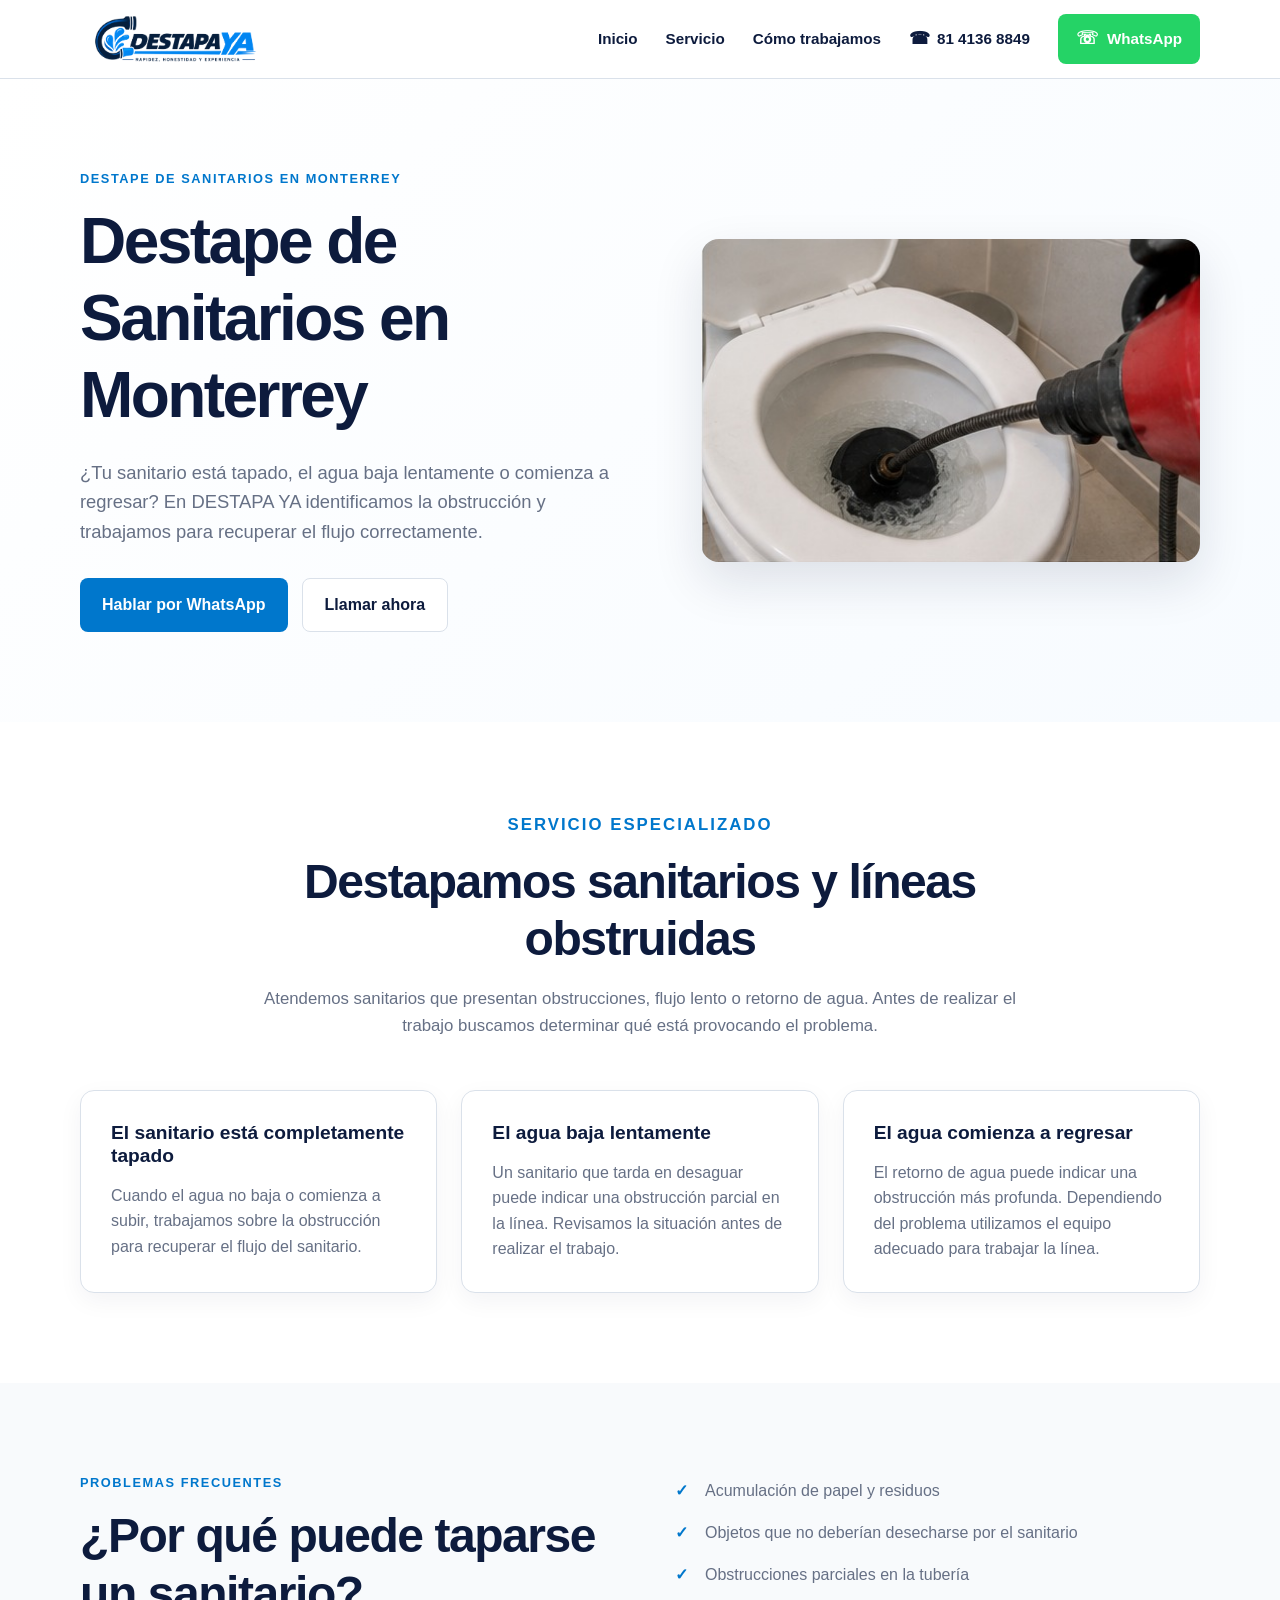
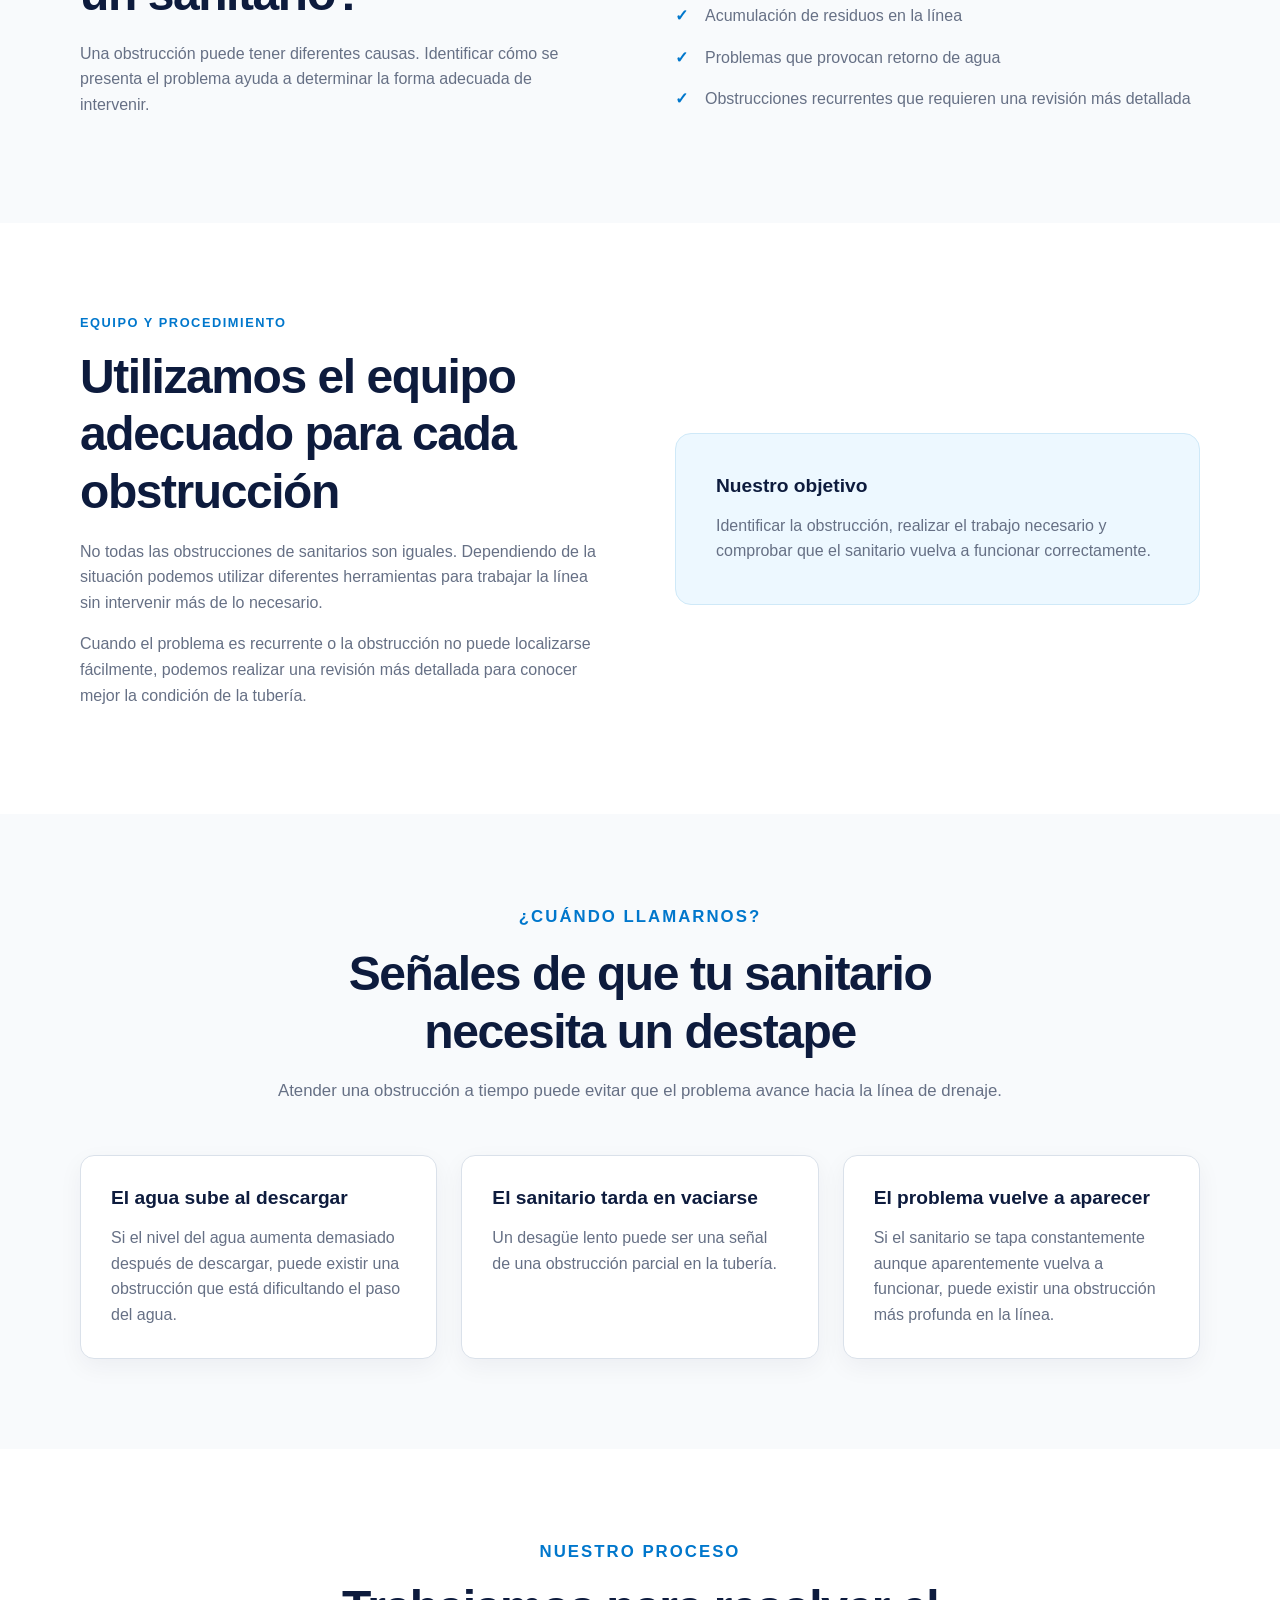
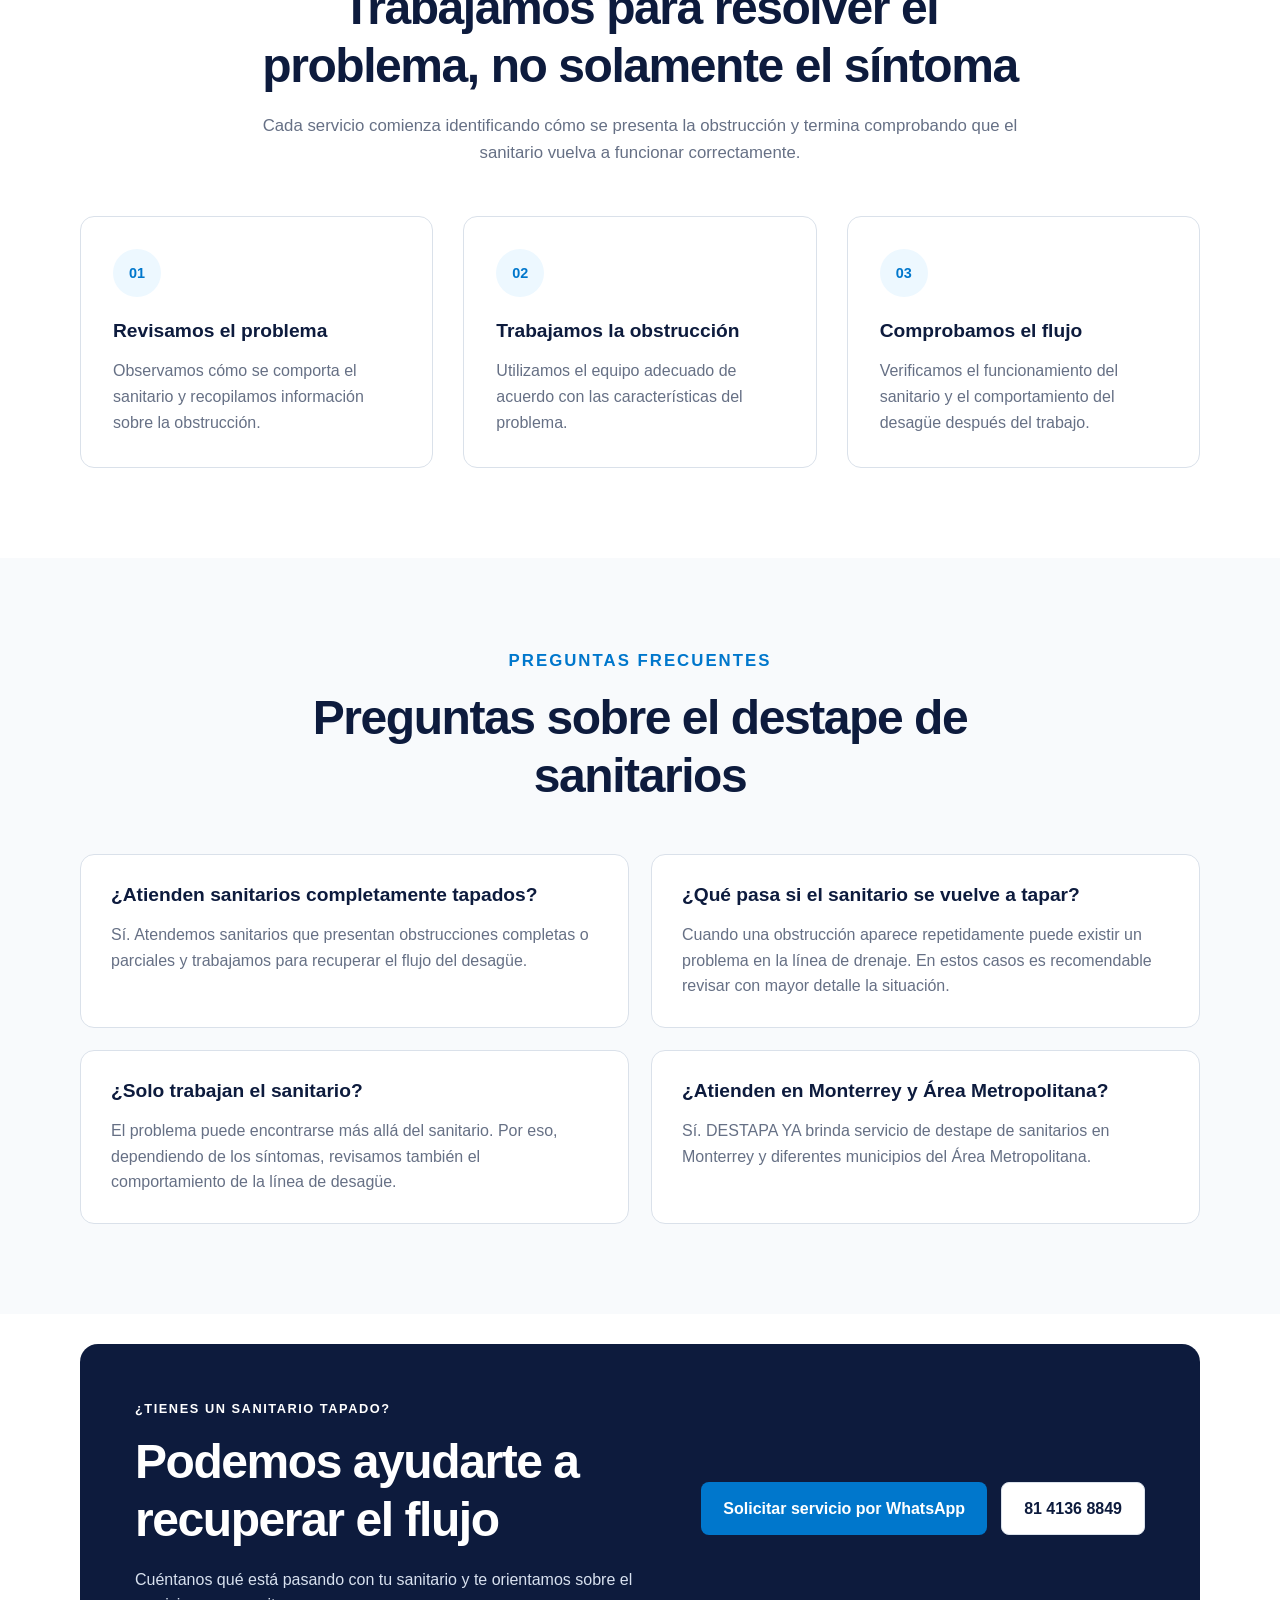
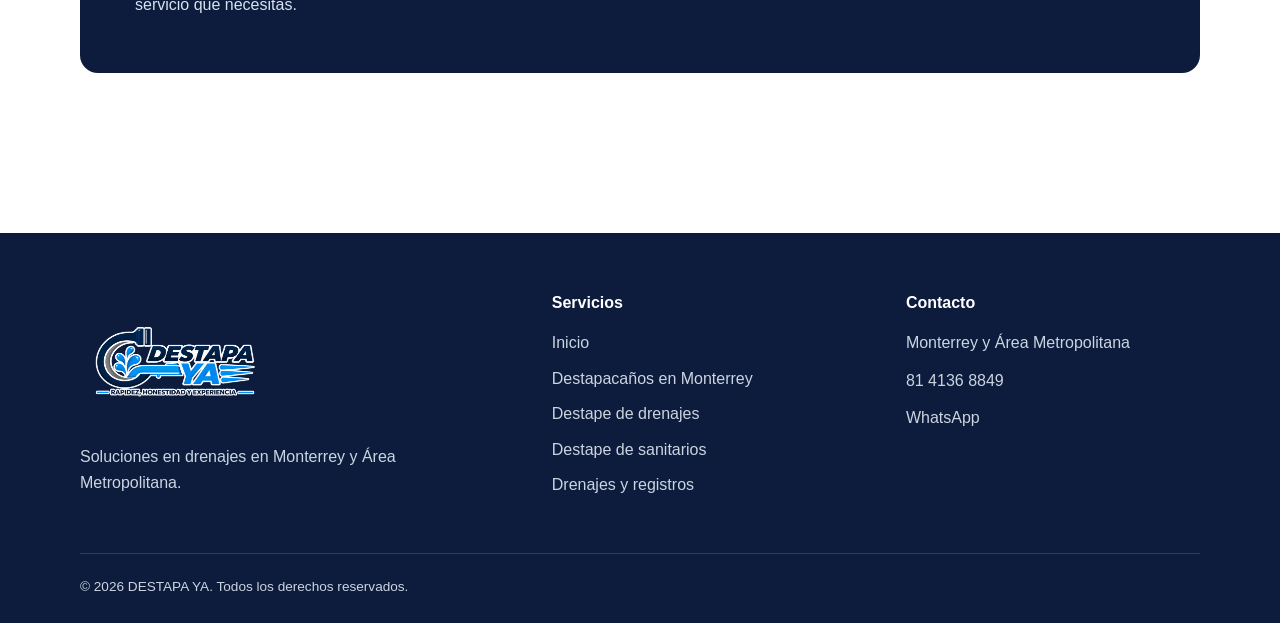
<file: destape-sanitarios-monterrey/index.html>
<!DOCTYPE html>
<html lang="es-MX">
<head>

  <meta charset="UTF-8" />

  <meta
    name="viewport"
    content="width=device-width, initial-scale=1.0"
  />

  <title>Destape de Sanitarios en Monterrey | DESTAPA YA</title>

  <meta
    name="description"
    content="¿Tienes un sanitario tapado en Monterrey? En DESTAPA YA realizamos destape de sanitarios con equipo especializado. Atención profesional en Monterrey y Área Metropolitana."
  />

  <meta
    name="robots"
    content="index, follow"
  />

  <link
    rel="canonical"
    href="https://destapaya.com/destape-sanitarios-monterrey/"
  />
  <!-- Open Graph -->

  <meta
    property="og:type"
    content="website"
  />

  <meta
    property="og:locale"
    content="es_MX"
  />

  <meta
    property="og:site_name"
    content="DESTAPA YA"
  />

  <meta
    property="og:title"
    content="Destape de Sanitarios en Monterrey | DESTAPA YA"
  />

  <meta
    property="og:description"
    content="Servicio profesional de destape de sanitarios en Monterrey y Área Metropolitana con equipo especializado."
  />

  <meta
    property="og:url"
    content="https://destapaya.com/destape-sanitarios-monterrey/"
  />

  <meta
    property="og:image"
    content="https://destapaya.com/servicios/02-sanitarios.jpg"
  />

  <meta
    property="og:image:alt"
    content="Destape de sanitarios en Monterrey - DESTAPA YA"
  />

  <!-- Twitter -->

  <meta
    name="twitter:card"
    content="summary_large_image"
  />

  <meta
    name="twitter:title"
    content="Destape de Sanitarios en Monterrey | DESTAPA YA"
  />

  <meta
    name="twitter:description"
    content="Destape profesional de sanitarios tapados en Monterrey y Área Metropolitana."
  />

  <meta
    name="twitter:image"
    content="https://destapaya.com/servicios/02-sanitarios.jpg"
  />
    <!-- Schema.org -->

  <script type="application/ld+json">
    {
      "@context": "https://schema.org",
      "@type": "Service",
      "@id": "https://destapaya.com/destape-sanitarios-monterrey/#service",
      "name": "Destape de Sanitarios en Monterrey",
      "serviceType": "Destape de sanitarios",
      "description": "Servicio profesional de destape de sanitarios tapados en Monterrey y Área Metropolitana con equipo especializado.",
      "url": "https://destapaya.com/destape-sanitarios-monterrey/",
      "image": "https://destapaya.com/servicios/02-sanitarios.jpg",
      "provider": {
        "@type": "Plumber",
        "@id": "https://destapaya.com/#business",
        "name": "DESTAPA YA"
      },
      "areaServed": [
        {
          "@type": "City",
          "name": "Monterrey"
        },
        {
          "@type": "City",
          "name": "San Nicolás de los Garza"
        },
        {
          "@type": "City",
          "name": "Guadalupe"
        },
        {
          "@type": "City",
          "name": "Apodaca"
        },
        {
          "@type": "City",
          "name": "General Escobedo"
        },
        {
          "@type": "City",
          "name": "Santa Catarina"
        },
        {
          "@type": "City",
          "name": "San Pedro Garza García"
        }
      ]
    }
  </script>

  <script type="application/ld+json">
    {
      "@context": "https://schema.org",
      "@type": "BreadcrumbList",
      "itemListElement": [
        {
          "@type": "ListItem",
          "position": 1,
          "name": "Inicio",
          "item": "https://destapaya.com/"
        },
        {
          "@type": "ListItem",
          "position": 2,
          "name": "Destape de Sanitarios en Monterrey",
          "item": "https://destapaya.com/destape-sanitarios-monterrey/"
        }
      ]
    }
  </script>
   
  <style>

  :root {
    --navy: #0D1B3D;
    --blue: #0077CC;
    --light-blue: #EDF8FF;
    --gray: #667085;
    --light-gray: #F8FAFC;
    --border: #DAE1EA;
    --white: #FFFFFF;
  }

  * {
    box-sizing: border-box;
  }

  html {
    scroll-behavior: smooth;
  }

  body {
    margin: 0;
    font-family: "Inter", Arial, sans-serif;
    color: var(--navy);
    background: var(--white);
    line-height: 1.6;
  }

  img {
    max-width: 100%;
    height: auto;
    display: block;
  }

  a {
    color: inherit;
    text-decoration: none;
  }

  .container {
    width: min(1120px, calc(100% - 40px));
    margin: 0 auto;
  }

  h1,
  h2,
  h3 {
    margin-top: 0;
    font-family: "Montserrat", Arial, sans-serif;
    line-height: 1.2;
    color: var(--navy);
  }

  h1 {
    margin-bottom: 24px;
    font-size: clamp(2.3rem, 5vw, 4.2rem);
    letter-spacing: -0.04em;
  }

  h2 {
    margin-bottom: 18px;
    font-size: clamp(2rem, 4vw, 3rem);
    letter-spacing: -0.03em;
  }

  h3 {
    font-size: 1.2rem;
    margin-bottom: 12px;
  }

  p {
    color: var(--gray);
  }


  /* HEADER */

  header {
    position: relative;
    z-index: 10;
    background: var(--white);
    border-bottom: 1px solid var(--border);
  }

  .header-inner {
    min-height: 78px;
    display: flex;
    align-items: center;
    justify-content: space-between;
    gap: 30px;
  }

  .logo {
    width: 190px;
    height: auto;
  }

  .nav {
    display: flex;
    align-items: center;
    gap: 28px;
    font-size: 0.95rem;
    font-weight: 600;
  }

  .nav a {
    transition: color 0.2s ease;
  }

  .nav a:hover {
    color: var(--blue);
  }

  .nav .cta {
    padding: 12px 20px;
    border-radius: 8px;
    background: var(--blue);
    color: var(--white);
  }

  .nav .cta:hover {
    color: var(--white);
    opacity: 0.9;
  }
.phone-top {
  display: inline-flex;
  align-items: center;
  gap: 7px;
  color: var(--navy);
  font-weight: 700;
  text-decoration: none;
  white-space: nowrap;
}

.phone-top:hover {
  color: var(--blue);
}

.phone-icon {
  font-size: 1.05rem;
}

.whatsapp-top {
  display: inline-flex;
  align-items: center;
  gap: 8px;
  padding: 13px 18px;
  background: #25D366;
  color: #ffffff !important;
  border-radius: 8px;
  font-weight: 700;
  text-decoration: none;
  white-space: nowrap;
  transition: background 0.2s ease, transform 0.2s ease;
}

.whatsapp-top:hover {
  background: #1ebe5d;
  color: #ffffff !important;
  transform: translateY(-1px);
}

.whatsapp-icon {
  font-size: 1.1rem;
  line-height: 1;
}
  /* HERO */

  .hero {
    padding: 90px 0;
    background:
      linear-gradient(
        135deg,
        #ffffff 0%,
        #f7fbff 100%
      );
  }

  .hero-grid {
    display: grid;
    grid-template-columns: 1.05fr 0.95fr;
    align-items: center;
    gap: 70px;
  }

  .eyebrow {
    margin: 0 0 14px;
    color: var(--blue);
    font-size: 0.8rem;
    font-weight: 800;
    letter-spacing: 0.12em;
  }

  .hero-text {
    max-width: 650px;
    margin-bottom: 32px;
    font-size: 1.15rem;
  }

  .hero-image {
    overflow: hidden;
    border-radius: 18px;
    box-shadow: 0 20px 50px rgba(13, 27, 61, 0.12);
  }

  .hero-image img {
    width: 100%;
  }

  .hero-buttons {
    display: flex;
    flex-wrap: wrap;
    gap: 14px;
  }

  .button-primary,
  .button-secondary {
    display: inline-flex;
    align-items: center;
    justify-content: center;
    min-height: 50px;
    padding: 13px 22px;
    border-radius: 8px;
    font-weight: 700;
    transition: all 0.2s ease;
  }

  .button-primary {
    background: var(--blue);
    color: var(--white);
  }

  .button-primary:hover {
    transform: translateY(-2px);
    opacity: 0.92;
  }

  .button-secondary {
    border: 1px solid var(--border);
    background: var(--white);
    color: var(--navy);
  }

  .button-secondary:hover {
    border-color: var(--blue);
    color: var(--blue);
  }
  /* SECCIONES */

  .section {
    padding: 90px 0;
  }

  .section-light {
    background: var(--light-gray);
  }

  .section-heading {
    max-width: 760px;
    margin: 0 auto 50px;
    text-align: center;
  }

  .section-heading p {
    font-size: 1.05rem;
  }


  /* COLUMNAS */

  .two-column {
    display: grid;
    grid-template-columns: 1fr 1fr;
    align-items: center;
    gap: 70px;
  }


  /* TARJETAS */

  .cards-grid {
    display: grid;
    grid-template-columns: repeat(3, 1fr);
    gap: 24px;
  }

  .card {
    padding: 30px;
    background: var(--white);
    border: 1px solid var(--border);
    border-radius: 14px;
    box-shadow: 0 8px 25px rgba(13, 27, 61, 0.05);
  }

  .card p {
    margin-bottom: 0;
  }


  /* LISTA */

  .check-list {
    margin: 0;
    padding: 0;
    list-style: none;
  }

  .check-list li {
    position: relative;
    margin-bottom: 16px;
    padding-left: 30px;
    color: var(--gray);
  }

  .check-list li::before {
    content: "✓";
    position: absolute;
    left: 0;
    top: 0;
    color: var(--blue);
    font-weight: 800;
  }


  /* INFO BOX */

  .info-box {
    padding: 40px;
    background: var(--light-blue);
    border: 1px solid #cfe9f8;
    border-radius: 16px;
  }

  .info-box p {
    margin-bottom: 0;
  }


  /* PROCESO */

  .process-grid {
    display: grid;
    grid-template-columns: repeat(3, 1fr);
    gap: 30px;
  }

  .process-step {
    position: relative;
    padding: 32px;
    border: 1px solid var(--border);
    border-radius: 14px;
    background: var(--white);
  }

  .process-number {
    display: inline-flex;
    align-items: center;
    justify-content: center;
    width: 48px;
    height: 48px;
    margin-bottom: 22px;
    border-radius: 50%;
    background: var(--light-blue);
    color: var(--blue);
    font-weight: 800;
    font-size: 0.9rem;
  }

  .process-step p {
    margin-bottom: 0;
  }


  /* FAQ */

  .faq-grid {
    display: grid;
    grid-template-columns: 1fr 1fr;
    gap: 22px;
  }

  .faq-item {
    padding: 28px 30px;
    background: var(--white);
    border: 1px solid var(--border);
    border-radius: 14px;
  }

  .faq-item h3 {
    margin-bottom: 12px;
  }

  .faq-item p {
    margin-bottom: 0;
  }


  /* CTA */

  .cta-section {
    padding-top: 30px;
  }

  .cta-box {
    display: flex;
    align-items: center;
    justify-content: space-between;
    gap: 40px;
    padding: 55px;
    border-radius: 18px;
    background: var(--navy);
  }
.cta-box .hero-buttons {
  flex-shrink: 0;
  flex-wrap: nowrap;
}
  .cta-box h2,
  .cta-box .eyebrow {
    color: var(--white);
  }

  .cta-box p:not(.eyebrow) {
    max-width: 650px;
    color: #d8e1ef;
    margin-bottom: 0;
  }

  .cta-box .button-secondary {
    background: var(--white);
  }
    /* RESPONSIVE */

  @media (max-width: 900px) {

    .hero {
      padding: 70px 0;
    }

    .hero-grid {
      grid-template-columns: 1fr;
      gap: 40px;
    }

    .hero-image {
      max-width: 700px;
    }

    .two-column {
      grid-template-columns: 1fr;
      gap: 40px;
    }

    .cards-grid {
      grid-template-columns: 1fr;
    }

    .process-grid {
      grid-template-columns: 1fr;
    }

    .faq-grid {
      grid-template-columns: 1fr;
    }

    .cta-box {
      flex-direction: column;
      align-items: flex-start;
      padding: 40px;
    }

  }


  @media (max-width: 700px) {

    .container {
      width: min(100% - 28px, 1120px);
    }

    .header-inner {
      min-height: auto;
      padding: 16px 0;
      flex-direction: column;
      gap: 16px;
    }

    .logo {
      width: 175px;
    }

    .nav {
      width: 100%;
      justify-content: center;
      flex-wrap: wrap;
      gap: 12px 18px;
      font-size: 0.88rem;
    }

    .nav .cta {
      padding: 10px 16px;
    }

    .hero {
      padding: 55px 0;
    }

    h1 {
      font-size: 2.45rem;
    }

    h2 {
      font-size: 2rem;
    }

    .hero-text {
      font-size: 1.05rem;
    }

    .hero-buttons {
      width: 100%;
      flex-direction: column;
    }

    .button-primary,
    .button-secondary {
      width: 100%;
    }

    .section {
      padding: 65px 0;
    }

    .card,
    .process-step,
    .faq-item {
      padding: 25px;
    }

    .info-box {
      padding: 30px;
    }

    .cta-box {
      padding: 32px 25px;
    }

  }

  /* FOOTER */

  .footer {
    margin-top: 70px;
    padding: 60px 0 25px;
    background: var(--navy);
  }

  .footer-grid {
    display: grid;
    grid-template-columns: 1.4fr 1fr 1fr;
    gap: 60px;
  }

  .footer-logo {
    width: 190px;
    margin-bottom: 20px;
  }

  .footer h3 {
    margin-bottom: 18px;
    color: var(--white);
    font-size: 1rem;
  }

  .footer p {
    margin: 0 0 12px;
    color: #cbd5e1;
  }

  .footer a {
    color: #cbd5e1;
    transition: color 0.2s ease;
  }

  .footer a:hover {
    color: var(--white);
  }

  .footer-links {
    margin: 0;
    padding: 0;
    list-style: none;
  }

  .footer-links li {
    margin-bottom: 10px;
  }

  .footer-bottom {
    margin-top: 45px;
    padding-top: 22px;
    border-top: 1px solid rgba(255,255,255,0.15);
  }

  .footer-bottom p {
    margin: 0;
    font-size: 0.85rem;
  }


  @media (max-width: 700px) {

    .footer {
      padding: 45px 0 20px;
    }

    .footer-grid {
      grid-template-columns: 1fr;
      gap: 35px;
    }

    .footer-logo {
      width: 175px;
    }

  }
  </style>
  </head>

<body>

  <!-- HEADER -->

  <header>
    <div class="container header-inner">

      <a href="/" aria-label="DESTAPA YA - Inicio">
        <img
          class="logo"
          src="/confianza/logo-destapa-ya-header.png"
          alt="DESTAPA YA"
        />
      </a>

      <nav class="nav">

  <a href="/">
    Inicio
  </a>

  <a href="#servicio">
    Servicio
  </a>

  <a href="#proceso">
    Cómo trabajamos
  </a>

 

  <a
  class="phone-top"
  href="tel:+528141368849"
>
  <span class="phone-icon">☎</span>
  81 4136 8849
</a>

<a
  class="whatsapp-top"
  href="https://wa.me/528141368849"
  target="_blank"
  rel="noopener"
>
  <span class="whatsapp-icon">☏</span>
  WhatsApp
</a>

</nav>

    </div>
  </header>


  <!-- HERO -->

  <main>

    <section class="hero">

      <div class="container hero-grid">

        <div>

          <p class="eyebrow">
            DESTAPE DE SANITARIOS EN MONTERREY
          </p>

          <h1>
            Destape de Sanitarios en Monterrey
          </h1>

          <p class="hero-text">
            ¿Tu sanitario está tapado, el agua baja lentamente
            o comienza a regresar? En DESTAPA YA identificamos
            la obstrucción y trabajamos para recuperar el flujo
            correctamente.
          </p>

          <div class="hero-buttons">

            <a
              class="button-primary"
              href="https://wa.me/528141368849?text=Hola%20DESTAPA%20YA,%20tengo%20un%20sanitario%20tapado%20y%20necesito%20ayuda."
              target="_blank"
              rel="noopener"
            >
              Hablar por WhatsApp
            </a>

            <a
              class="button-secondary"
              href="tel:+528141368849"
            >
              Llamar ahora
            </a>

          </div>

        </div>

        <div class="hero-image">

          <img
            src="/servicios/02-sanitarios.jpg"
            alt="Servicio de destape de sanitarios en Monterrey"
          />

        </div>

      </div>

    </section>
        <!-- SERVICIO -->

    <section class="section" id="servicio">

      <div class="container">

        <div class="section-heading">

          <p class="eyebrow">
            SERVICIO ESPECIALIZADO
          </p>

          <h2>
            Destapamos sanitarios y líneas obstruidas
          </h2>

          <p>
            Atendemos sanitarios que presentan obstrucciones,
            flujo lento o retorno de agua. Antes de realizar
            el trabajo buscamos determinar qué está provocando
            el problema.
          </p>

        </div>


        <div class="cards-grid">

          <article class="card">

            <h3>
              El sanitario está completamente tapado
            </h3>

            <p>
              Cuando el agua no baja o comienza a subir,
              trabajamos sobre la obstrucción para recuperar
              el flujo del sanitario.
            </p>

          </article>


          <article class="card">

            <h3>
              El agua baja lentamente
            </h3>

            <p>
              Un sanitario que tarda en desaguar puede indicar
              una obstrucción parcial en la línea. Revisamos
              la situación antes de realizar el trabajo.
            </p>

          </article>


          <article class="card">

            <h3>
              El agua comienza a regresar
            </h3>

            <p>
              El retorno de agua puede indicar una obstrucción
              más profunda. Dependiendo del problema utilizamos
              el equipo adecuado para trabajar la línea.
            </p>

          </article>

        </div>

      </div>

    </section>
        <!-- PROBLEMAS FRECUENTES -->

    <section class="section section-light">

      <div class="container two-column">

        <div>

          <p class="eyebrow">
            PROBLEMAS FRECUENTES
          </p>

          <h2>
            ¿Por qué puede taparse un sanitario?
          </h2>

          <p>
            Una obstrucción puede tener diferentes causas.
            Identificar cómo se presenta el problema ayuda a
            determinar la forma adecuada de intervenir.
          </p>

        </div>


        <div>

          <ul class="check-list">

            <li>
              Acumulación de papel y residuos
            </li>

            <li>
              Objetos que no deberían desecharse por el sanitario
            </li>

            <li>
              Obstrucciones parciales en la tubería
            </li>

            <li>
              Acumulación de residuos en la línea
            </li>

            <li>
              Problemas que provocan retorno de agua
            </li>

            <li>
              Obstrucciones recurrentes que requieren una revisión
              más detallada
            </li>

          </ul>

        </div>

      </div>

    </section>
        <!-- EQUIPO Y PROCESO -->

    <section class="section">

      <div class="container two-column">

        <div>

          <p class="eyebrow">
            EQUIPO Y PROCEDIMIENTO
          </p>

          <h2>
            Utilizamos el equipo adecuado para cada obstrucción
          </h2>

          <p>
            No todas las obstrucciones de sanitarios son iguales.
            Dependiendo de la situación podemos utilizar diferentes
            herramientas para trabajar la línea sin intervenir más
            de lo necesario.
          </p>

          <p>
            Cuando el problema es recurrente o la obstrucción no
            puede localizarse fácilmente, podemos realizar una
            revisión más detallada para conocer mejor la condición
            de la tubería.
          </p>

        </div>


        <div class="info-box">

          <h3>
            Nuestro objetivo
          </h3>

          <p>
            Identificar la obstrucción, realizar el trabajo necesario
            y comprobar que el sanitario vuelva a funcionar
            correctamente.
          </p>

        </div>

      </div>

    </section>
        <!-- CUÁNDO NECESITAS EL SERVICIO -->

    <section class="section section-light">

      <div class="container">

        <div class="section-heading">

          <p class="eyebrow">
            ¿CUÁNDO LLAMARNOS?
          </p>

          <h2>
            Señales de que tu sanitario necesita un destape
          </h2>

          <p>
            Atender una obstrucción a tiempo puede evitar que el
            problema avance hacia la línea de drenaje.
          </p>

        </div>


        <div class="cards-grid">

          <article class="card">

            <h3>
              El agua sube al descargar
            </h3>

            <p>
              Si el nivel del agua aumenta demasiado después de
              descargar, puede existir una obstrucción que está
              dificultando el paso del agua.
            </p>

          </article>


          <article class="card">

            <h3>
              El sanitario tarda en vaciarse
            </h3>

            <p>
              Un desagüe lento puede ser una señal de una
              obstrucción parcial en la tubería.
            </p>

          </article>


          <article class="card">

            <h3>
              El problema vuelve a aparecer
            </h3>

            <p>
              Si el sanitario se tapa constantemente aunque
              aparentemente vuelva a funcionar, puede existir
              una obstrucción más profunda en la línea.
            </p>

          </article>

        </div>

      </div>

    </section>
        <!-- CÓMO TRABAJAMOS -->

    <section class="section" id="proceso">

      <div class="container">

        <div class="section-heading">

          <p class="eyebrow">
            NUESTRO PROCESO
          </p>

          <h2>
            Trabajamos para resolver el problema, no solamente el síntoma
          </h2>

          <p>
            Cada servicio comienza identificando cómo se presenta
            la obstrucción y termina comprobando que el sanitario
            vuelva a funcionar correctamente.
          </p>

        </div>


        <div class="process-grid">

          <article class="process-step">

            <span class="process-number">
              01
            </span>

            <h3>
              Revisamos el problema
            </h3>

            <p>
              Observamos cómo se comporta el sanitario y recopilamos
              información sobre la obstrucción.
            </p>

          </article>


          <article class="process-step">

            <span class="process-number">
              02
            </span>

            <h3>
              Trabajamos la obstrucción
            </h3>

            <p>
              Utilizamos el equipo adecuado de acuerdo con las
              características del problema.
            </p>

          </article>


          <article class="process-step">

            <span class="process-number">
              03
            </span>

            <h3>
              Comprobamos el flujo
            </h3>

            <p>
              Verificamos el funcionamiento del sanitario y el
              comportamiento del desagüe después del trabajo.
            </p>

          </article>

        </div>

      </div>

    </section>
        <!-- PREGUNTAS FRECUENTES -->

    <section class="section section-light">

      <div class="container">

        <div class="section-heading">

          <p class="eyebrow">
            PREGUNTAS FRECUENTES
          </p>

          <h2>
            Preguntas sobre el destape de sanitarios
          </h2>

        </div>

        <div class="faq-grid">

          <article class="faq-item">

            <h3>
              ¿Atienden sanitarios completamente tapados?
            </h3>

            <p>
              Sí. Atendemos sanitarios que presentan obstrucciones
              completas o parciales y trabajamos para recuperar el
              flujo del desagüe.
            </p>

          </article>


          <article class="faq-item">

            <h3>
              ¿Qué pasa si el sanitario se vuelve a tapar?
            </h3>

            <p>
              Cuando una obstrucción aparece repetidamente puede
              existir un problema en la línea de drenaje. En estos
              casos es recomendable revisar con mayor detalle la
              situación.
            </p>

          </article>


          <article class="faq-item">

            <h3>
              ¿Solo trabajan el sanitario?
            </h3>

            <p>
              El problema puede encontrarse más allá del sanitario.
              Por eso, dependiendo de los síntomas, revisamos también
              el comportamiento de la línea de desagüe.
            </p>

          </article>


          <article class="faq-item">

            <h3>
              ¿Atienden en Monterrey y Área Metropolitana?
            </h3>

            <p>
              Sí. DESTAPA YA brinda servicio de destape de sanitarios
              en Monterrey y diferentes municipios del Área Metropolitana.
            </p>

          </article>

        </div>

      </div>

    </section>
        <!-- CTA FINAL -->

    <section class="section cta-section">

      <div class="container cta-box">

        <div>

          <p class="eyebrow">
            ¿TIENES UN SANITARIO TAPADO?
          </p>

          <h2>
            Podemos ayudarte a recuperar el flujo
          </h2>

          <p>
            Cuéntanos qué está pasando con tu sanitario y te
            orientamos sobre el servicio que necesitas.
          </p>

        </div>


        <div class="hero-buttons">

          <a
            class="button-primary"
            href="https://wa.me/528141368849?text=Hola%20DESTAPA%20YA,%20tengo%20un%20sanitario%20tapado%20y%20necesito%20servicio."
            target="_blank"
            rel="noopener"
          >
            Solicitar servicio por WhatsApp
          </a>

          <a
            class="button-secondary"
            href="tel:+528141368849"
          >
            81 4136 8849
          </a>

        </div>

      </div>

    </section>
        <!-- FOOTER -->

    <footer class="footer">

      <div class="container footer-grid">

        <div>

          <img
            class="footer-logo"
         src="/confianza/logo-destapa-ya.png"
            alt="DESTAPA YA"
          />

          <p>
            Soluciones en drenajes en Monterrey y Área Metropolitana.
          </p>

        </div>


        <div>

          <h3>
            Servicios
          </h3>

          <ul class="footer-links">

            <li>
              <a href="/">
                Inicio
              </a>
            </li>

            <li>
              <a href="/destapacanos-monterrey/">
                Destapacaños en Monterrey
              </a>
            </li>

            <li>
              <a href="/destape-drenajes-monterrey/">
                Destape de drenajes
              </a>
            </li>

            <li>
              <a href="/destape-sanitarios-monterrey/">
                Destape de sanitarios
              </a>
            </li>

            <li>
              <a href="/servicios/01-drenajes-registros">
                Drenajes y registros
              </a>
            </li>

          </ul>

        </div>


        <div>

          <h3>
            Contacto
          </h3>

          <p>
            Monterrey y Área Metropolitana
          </p>

          <p>
            <a href="tel:+528141368849">
              81 4136 8849
            </a>
          </p>

          <p>
            <a
              href="https://wa.me/528141368849"
              target="_blank"
              rel="noopener"
            >
              WhatsApp
            </a>
          </p>

        </div>

      </div>


      <div class="container footer-bottom">

        <p>
          © 2026 DESTAPA YA. Todos los derechos reservados.
        </p>

      </div>

    </footer>


  </body>

</html>
</file>
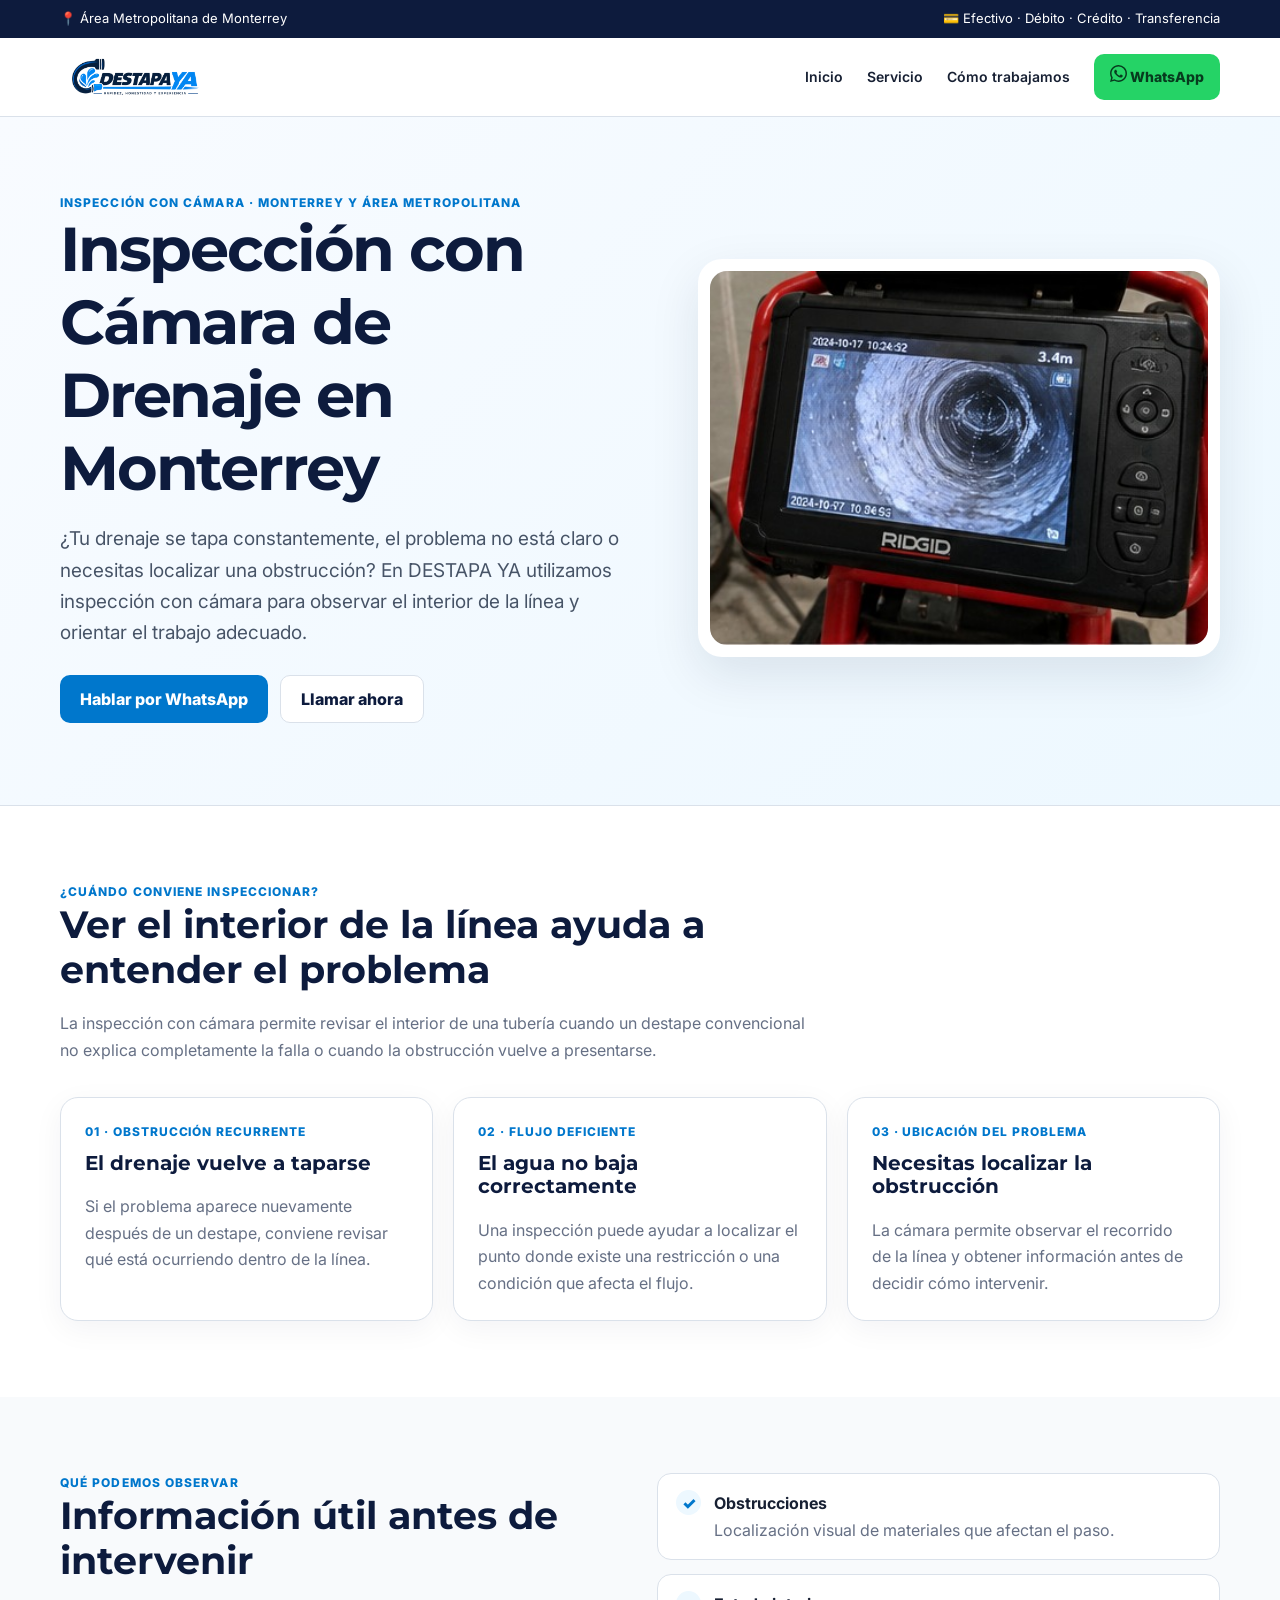
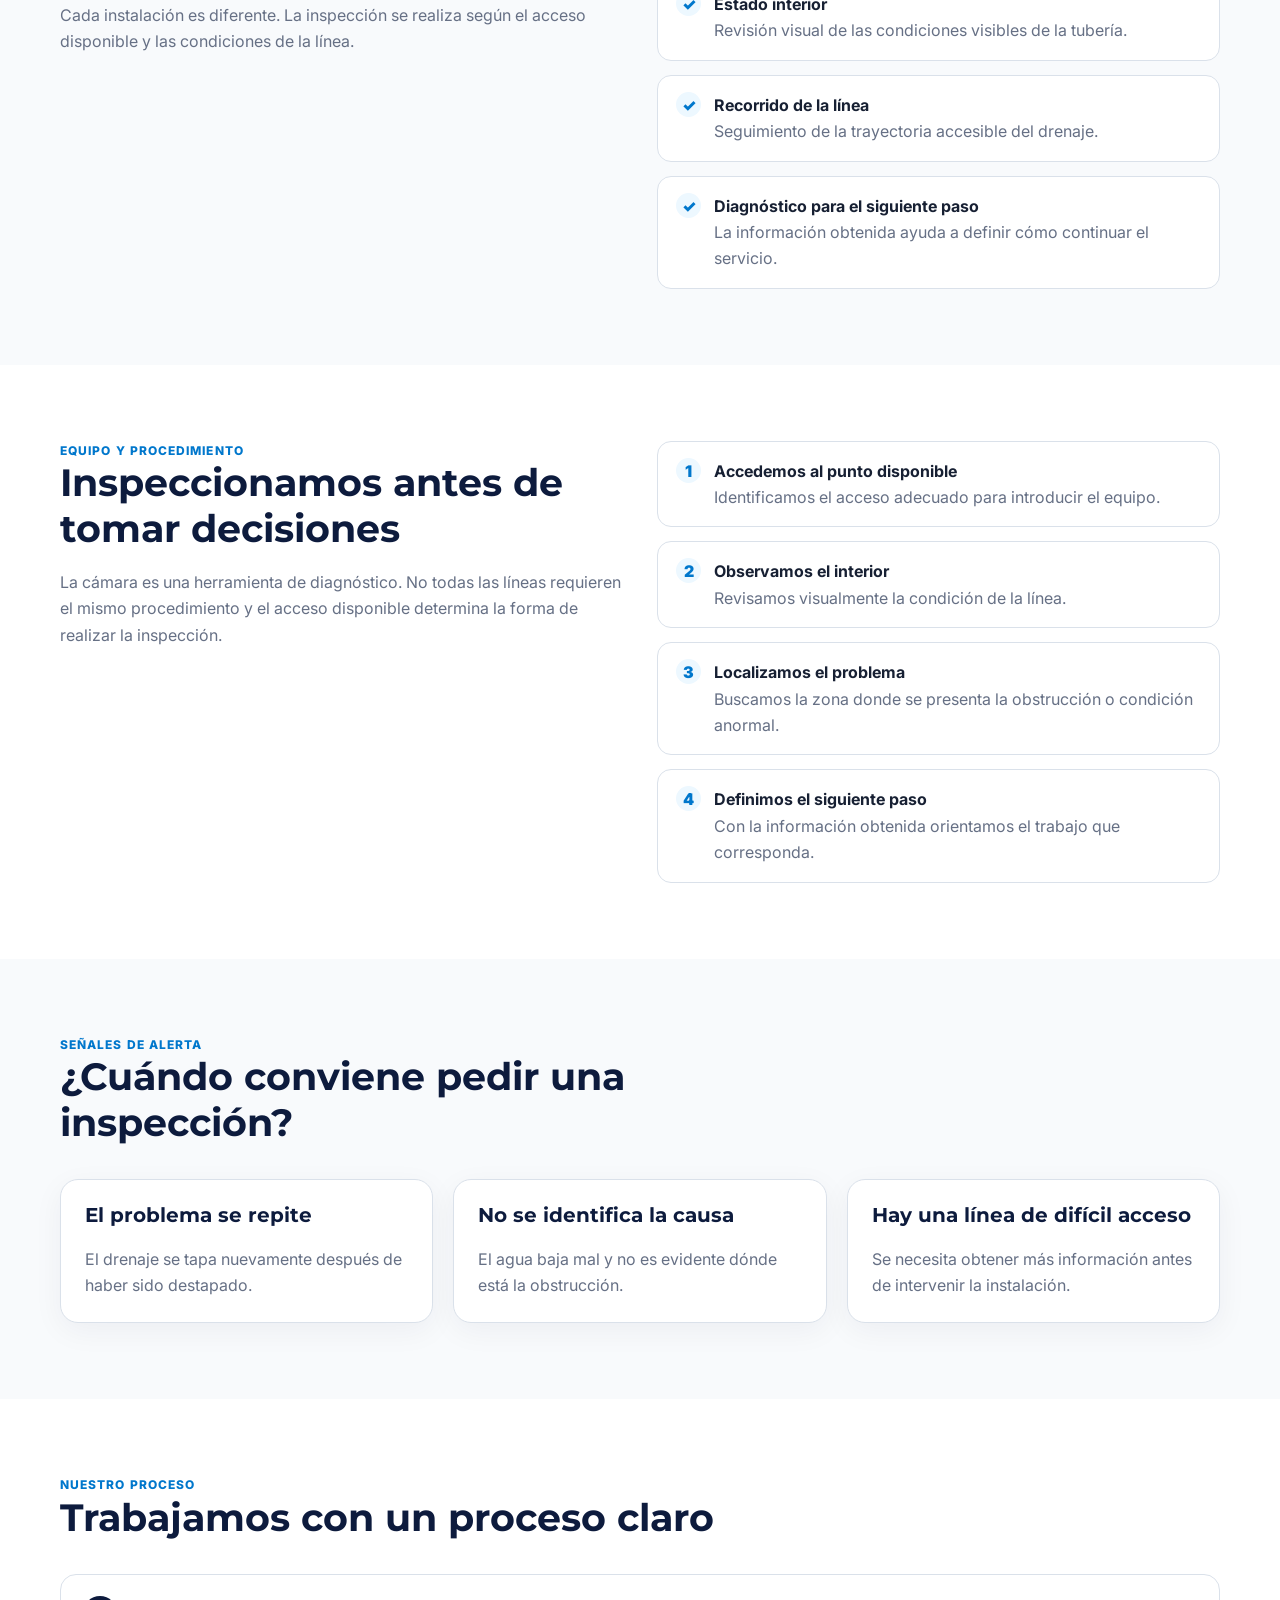
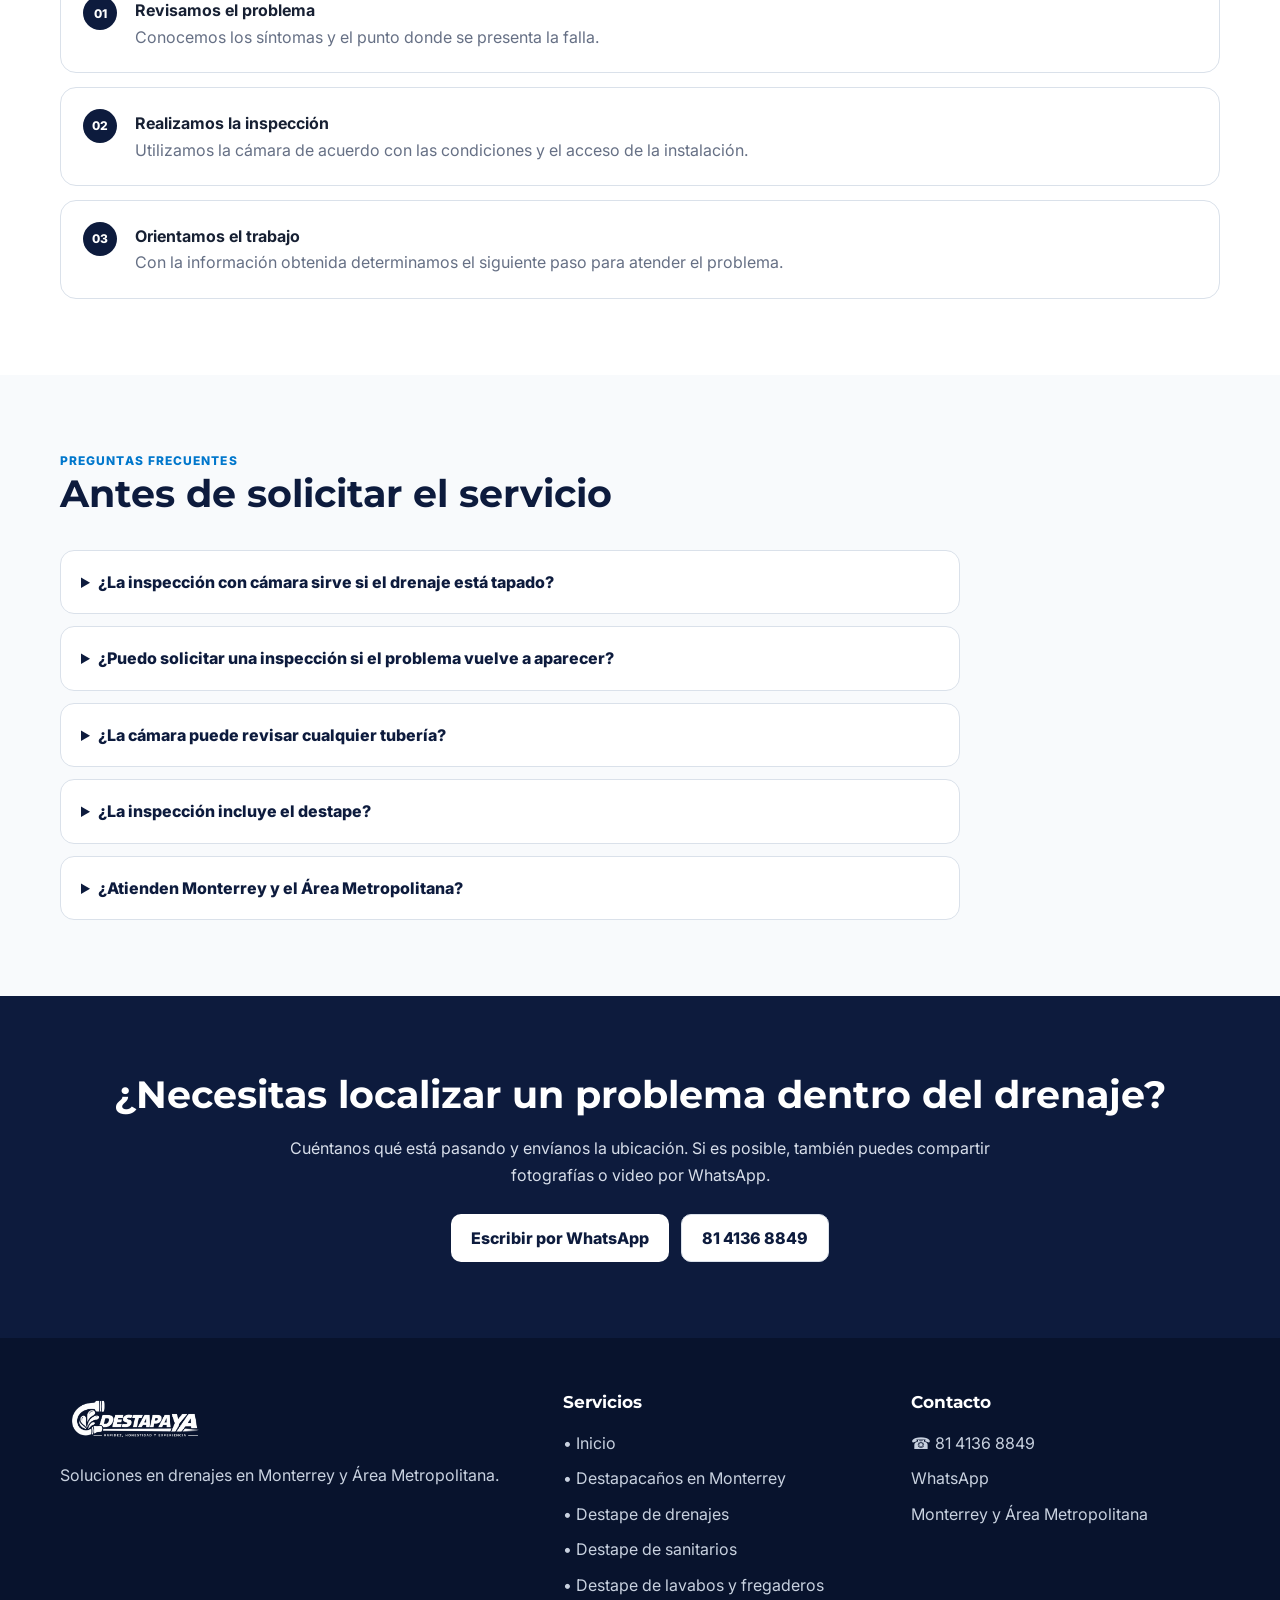
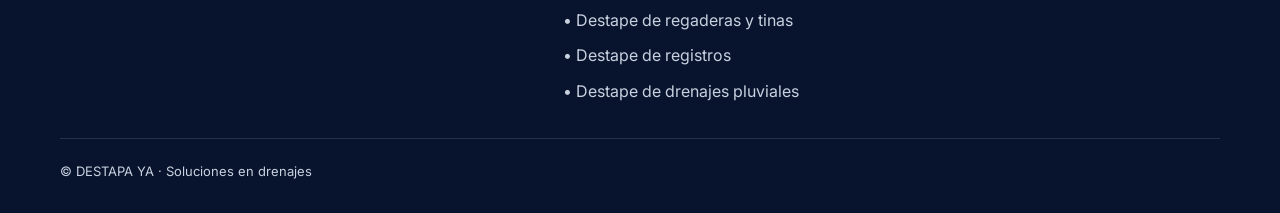
<file: inspeccion-camara-drenaje-monterrey/index.html>
<!doctype html>
<html lang="es">
<head>
  <meta charset="utf-8">
  <meta name="viewport" content="width=device-width, initial-scale=1">
  <title>Inspección con Cámara de Drenaje en Monterrey | DESTAPA YA</title>
  <meta name="description" content="¿Tu drenaje se tapa constantemente o necesitas localizar una obstrucción? En DESTAPA YA realizamos inspección de drenajes con cámara en Monterrey y Área Metropolitana.">
  <link rel="canonical" href="https://destapaya.com/inspeccion-camara-drenaje-monterrey/">

  <meta property="og:type" content="website">
  <meta property="og:locale" content="es_MX">
  <meta property="og:title" content="Inspección con Cámara de Drenaje en Monterrey | DESTAPA YA">
  <meta property="og:description" content="Inspección de drenajes con cámara para localizar obstrucciones y revisar el estado de las tuberías en Monterrey y Área Metropolitana.">
  <meta property="og:url" content="https://destapaya.com/inspeccion-camara-drenaje-monterrey/">
  <meta property="og:image" content="https://destapaya.com/servicios/05-inspeccion-camara.jpg">

  <meta name="twitter:card" content="summary_large_image">
  <meta name="twitter:title" content="Inspección con Cámara de Drenaje en Monterrey | DESTAPA YA">
  <meta name="twitter:description" content="Inspección de drenajes con cámara en Monterrey y Área Metropolitana.">
  <meta name="twitter:image" content="https://destapaya.com/servicios/05-inspeccion-camara.jpg">

  <link rel="preconnect" href="https://fonts.googleapis.com">
  <link rel="preconnect" href="https://fonts.gstatic.com" crossorigin>
  <link href="https://fonts.googleapis.com/css2?family=Inter:wght@400;500;600;700&family=Montserrat:wght@600;700;800&display=swap" rel="stylesheet">

  <style>
    :root{
      --navy:#0D1B3D;
      --blue:#0077CC;
      --light:#EDF8FF;
      --text:#172033;
      --muted:#667085;
      --bg:#F8FAFC;
      --border:#DAE1EA;
      --white:#fff;
      --wa:#25D366;
      --shadow:0 18px 50px rgba(13,27,61,.10);
      --radius:18px;
      --max:1160px;
    }
    *{box-sizing:border-box}
    html{scroll-behavior:smooth}
    body{margin:0;font-family:Inter,Arial,sans-serif;color:var(--text);background:var(--white);line-height:1.65}
    img{max-width:100%;display:block}
    a{text-decoration:none;color:inherit}
    .wrap{width:min(var(--max),calc(100% - 40px));margin:auto}
    .top{background:var(--navy);color:#fff;font-size:13px}
    .top .wrap{min-height:38px;display:flex;align-items:center;justify-content:space-between;gap:20px}
    header{position:sticky;top:0;z-index:20;background:rgba(255,255,255,.96);backdrop-filter:blur(10px);border-bottom:1px solid var(--border)}
    .header{min-height:78px;display:flex;align-items:center;justify-content:space-between;gap:24px}
    .logo{width:150px;height:auto}
    .nav{display:flex;align-items:center;gap:24px;font-size:14px;font-weight:600}
    .nav a:not(.cta):hover{color:var(--blue)}
    .cta{background:var(--wa);color:#073b1e;padding:11px 16px;border-radius:10px;font-weight:800}
    .hero{background:linear-gradient(135deg,#f8fbff 0%,#edf8ff 100%);padding:76px 0 82px;border-bottom:1px solid var(--border)}
    .hero-grid{display:grid;grid-template-columns:1.05fr .95fr;align-items:center;gap:60px}
    .eyebrow,.label{font-size:12px;letter-spacing:.09em;text-transform:uppercase;font-weight:800;color:var(--blue)}
    h1,h2,h3{font-family:Montserrat,Arial,sans-serif;color:var(--navy);line-height:1.18;margin:0 0 18px}
    h1{font-size:clamp(38px,5vw,62px);letter-spacing:-.035em}
    h2{font-size:clamp(28px,3vw,40px)}
    h3{font-size:20px}
    .hero-text{font-size:19px;color:#475467;max-width:650px;margin:0 0 26px}
    .hero-image{background:#fff;border-radius:24px;padding:12px;box-shadow:var(--shadow)}
    .hero-image img{width:100%;aspect-ratio:4/3;object-fit:cover;border-radius:17px}
    .buttons{display:flex;flex-wrap:wrap;gap:12px}
    .button-primary,.button-secondary{display:inline-flex;align-items:center;justify-content:center;min-height:48px;padding:0 20px;border-radius:10px;font-weight:800}
    .button-primary{background:var(--blue);color:#fff}
    .button-secondary{border:1px solid var(--border);background:#fff;color:var(--navy)}
    section{padding:76px 0}
    .heading{max-width:760px;margin-bottom:34px}
    .muted{color:var(--muted)}
    .grid{display:grid;grid-template-columns:repeat(3,1fr);gap:20px}
    .card{border:1px solid var(--border);border-radius:var(--radius);padding:24px;background:#fff;box-shadow:0 8px 30px rgba(13,27,61,.05)}
    .card .number{font-size:12px;letter-spacing:.08em;text-transform:uppercase;color:var(--blue);font-weight:800;margin-bottom:10px}
    .card p{margin:0}
    .soft{background:var(--bg)}
    .split{display:grid;grid-template-columns:1fr 1fr;gap:34px;align-items:start}
    .list{display:grid;gap:14px}
    .item{display:flex;gap:13px;align-items:flex-start;padding:16px 18px;background:#fff;border:1px solid var(--border);border-radius:14px}
    .check{width:25px;height:25px;flex:0 0 25px;border-radius:50%;background:var(--light);color:var(--blue);display:grid;place-items:center;font-weight:900}
    .process{counter-reset:step}
    .step{position:relative;padding:22px 22px 22px 74px;border:1px solid var(--border);border-radius:16px;background:#fff}
    .step:before{counter-increment:step;content:counter(step,decimal-leading-zero);position:absolute;left:22px;top:21px;width:34px;height:34px;border-radius:50%;background:var(--navy);color:#fff;display:grid;place-items:center;font-size:12px;font-weight:800}
    .faq{display:grid;gap:12px;max-width:900px}
    details{border:1px solid var(--border);border-radius:14px;padding:18px 20px;background:#fff}
    summary{cursor:pointer;font-weight:800;color:var(--navy)}
    details p{margin:14px 0 0;color:var(--muted)}
    .cta-section{background:var(--navy);color:#fff;text-align:center}
    .cta-section h2{color:#fff}
    .cta-section p{max-width:700px;margin:0 auto 26px;color:#d7deea}
    .cta-section .button-primary{background:#fff;color:var(--navy)}
    footer{background:#08132d;color:#c8d1df;padding:54px 0 30px}
    .footer-grid{display:grid;grid-template-columns:1.2fr .8fr .8fr;gap:40px}
    footer h3{color:#fff;font-size:17px}
    footer ul{list-style:none;padding:0;margin:0;display:grid;gap:9px}
    footer a:hover{color:#fff}
    .copy{border-top:1px solid rgba(255,255,255,.12);margin-top:34px;padding-top:22px;font-size:13px}
    @media(max-width:900px){
      .hero-grid,.split{grid-template-columns:1fr}
      .grid{grid-template-columns:1fr 1fr}
      .footer-grid{grid-template-columns:1fr 1fr}
      .hero{padding-top:55px}
    }
    @media(max-width:650px){
      .wrap{width:min(var(--max),calc(100% - 28px))}
      .top .wrap{justify-content:center;text-align:center}
      .top .wrap span:last-child{display:none}
      .header{min-height:68px}
      .logo{width:132px}
      .nav{gap:10px}
      .nav a:not(.cta){display:none}
      .grid,.footer-grid{grid-template-columns:1fr}
      section{padding:58px 0}
      .hero{padding:48px 0 58px}
      .hero-text{font-size:17px}
    }
  </style>

  <script type="application/ld+json">
  {
    "@context":"https://schema.org",
    "@type":"Service",
    "@id":"https://destapaya.com/inspeccion-camara-drenaje-monterrey/#service",
    "name":"Inspección con Cámara de Drenaje en Monterrey",
    "serviceType":"inspección de drenajes con cámara",
    "description":"Servicio profesional de inspección de drenajes con cámara en Monterrey y Área Metropolitana para localizar obstrucciones y revisar el estado de las tuberías.",
    "url":"https://destapaya.com/inspeccion-camara-drenaje-monterrey/",
    "image":"https://destapaya.com/servicios/05-inspeccion-camara.jpg",
    "provider":{
      "@type":"LocalBusiness",
      "name":"DESTAPA YA",
      "telephone":"+52 81 4136 8849",
      "areaServed":[
        {"@type":"City","name":"Monterrey"},
        {"@type":"City","name":"San Nicolás de los Garza"},
        {"@type":"City","name":"Guadalupe"},
        {"@type":"City","name":"Apodaca"},
        {"@type":"City","name":"General Escobedo"},
        {"@type":"City","name":"Santa Catarina"},
        {"@type":"City","name":"San Pedro Garza García"}
      ]
    }
  }
  </script>

  <script type="application/ld+json">
  {
    "@context":"https://schema.org",
    "@type":"BreadcrumbList",
    "itemListElement":[
      {"@type":"ListItem","position":1,"name":"Inicio","item":"https://destapaya.com/"},
      {"@type":"ListItem","position":2,"name":"Inspección con cámara de drenaje","item":"https://destapaya.com/inspeccion-camara-drenaje-monterrey/"}
    ]
  }
  </script>
</head>

<body>
  <div class="top">
    <div class="wrap">
      <span>📍 Área Metropolitana de Monterrey</span>
      <span>💳 Efectivo · Débito · Crédito · Transferencia</span>
    </div>
  </div>

  <header>
    <div class="wrap header">
      <a href="/" aria-label="DESTAPA YA - Inicio">
        <img class="logo" src="/confianza/logo-destapa-ya-header.png" alt="DESTAPA YA">
      </a>
      <nav class="nav" aria-label="Navegación principal">
        <a href="/">Inicio</a>
        <a href="#servicio">Servicio</a>
        <a href="#proceso">Cómo trabajamos</a>
        <a class="cta" href="https://wa.me/528141368849" target="_blank" rel="noopener" aria-label="Contactar por WhatsApp">
          <svg width="17" height="17" viewBox="0 0 24 24" fill="none" aria-hidden="true"><path d="M20.5 3.5A11.9 11.9 0 0 0 12.02 0C5.43 0 .07 5.36.07 11.95c0 2.11.55 4.17 1.6 5.99L0 24l6.2-1.63a11.94 11.94 0 0 0 5.82 1.51h.01c6.59 0 11.95-5.36 11.95-11.95 0-3.2-1.24-6.2-3.48-8.43ZM12.03 21.88h-.01a9.9 9.9 0 0 1-5.04-1.38l-.36-.21-3.68.97.98-3.59-.23-.37a9.87 9.87 0 0 1-1.51-5.25C2.18 6.6 6.6 2.18 12.03 2.18c2.63 0 5.1 1.03 6.96 2.89a9.77 9.77 0 0 1 2.88 6.97c0 5.43-4.42 9.84-9.84 9.84Zm5.4-7.37c-.3-.15-1.75-.86-2.02-.96-.27-.1-.47-.15-.67.15-.2.3-.77.96-.95 1.16-.17.2-.35.22-.65.07-.3-.15-1.26-.46-2.4-1.46-.89-.79-1.49-1.76-1.66-2.06-.17-.3-.02-.46.13-.61.13-.13.3-.35.45-.52.15-.17.2-.3.3-.5.1-.2.05-.37-.02-.52-.07-.15-.67-1.61-.92-2.2-.24-.58-.49-.5-.67-.51h-.57c-.2 0-.52.07-.79.37-.27.3-1.04 1.02-1.04 2.49s1.07 2.89 1.22 3.09c.15.2 2.1 3.21 5.09 4.5.71.31 1.27.49 1.7.63.71.23 1.36.2 1.87.12.57-.08 1.75-.72 2-1.42.25-.7.25-1.31.17-1.43-.07-.12-.27-.2-.57-.35Z" fill="currentColor"/></svg>
          WhatsApp
        </a>
      </nav>
    </div>
  </header>

  <main>
    <section class="hero">
      <div class="wrap hero-grid">
        <div>
          <div class="eyebrow">INSPECCIÓN CON CÁMARA · MONTERREY Y ÁREA METROPOLITANA</div>
          <h1>Inspección con Cámara de Drenaje en Monterrey</h1>
          <p class="hero-text">¿Tu drenaje se tapa constantemente, el problema no está claro o necesitas localizar una obstrucción? En DESTAPA YA utilizamos inspección con cámara para observar el interior de la línea y orientar el trabajo adecuado.</p>
          <div class="buttons">
            <a class="button-primary" href="https://wa.me/528141368849?text=Hola%20DESTAPA%20YA,%20necesito%20una%20inspecci%C3%B3n%20con%20c%C3%A1mara%20de%20drenaje." target="_blank" rel="noopener">Hablar por WhatsApp</a>
            <a class="button-secondary" href="tel:+528141368849">Llamar ahora</a>
          </div>
        </div>
        <div class="hero-image">
          <img src="/servicios/05-inspeccion-camara.jpg" alt="Inspección de drenaje con cámara en Monterrey" loading="eager">
        </div>
      </div>
    </section>

    <section id="servicio">
      <div class="wrap">
        <div class="heading">
          <div class="label">¿CUÁNDO CONVIENE INSPECCIONAR?</div>
          <h2>Ver el interior de la línea ayuda a entender el problema</h2>
          <p class="muted">La inspección con cámara permite revisar el interior de una tubería cuando un destape convencional no explica completamente la falla o cuando la obstrucción vuelve a presentarse.</p>
        </div>

        <div class="grid">
          <article class="card">
            <div class="number">01 · OBSTRUCCIÓN RECURRENTE</div>
            <h3>El drenaje vuelve a taparse</h3>
            <p class="muted">Si el problema aparece nuevamente después de un destape, conviene revisar qué está ocurriendo dentro de la línea.</p>
          </article>
          <article class="card">
            <div class="number">02 · FLUJO DEFICIENTE</div>
            <h3>El agua no baja correctamente</h3>
            <p class="muted">Una inspección puede ayudar a localizar el punto donde existe una restricción o una condición que afecta el flujo.</p>
          </article>
          <article class="card">
            <div class="number">03 · UBICACIÓN DEL PROBLEMA</div>
            <h3>Necesitas localizar la obstrucción</h3>
            <p class="muted">La cámara permite observar el recorrido de la línea y obtener información antes de decidir cómo intervenir.</p>
          </article>
        </div>
      </div>
    </section>

    <section class="soft">
      <div class="wrap split">
        <div>
          <div class="label">QUÉ PODEMOS OBSERVAR</div>
          <h2>Información útil antes de intervenir</h2>
          <p class="muted">Cada instalación es diferente. La inspección se realiza según el acceso disponible y las condiciones de la línea.</p>
        </div>
        <div class="list">
          <div class="item"><span class="check">✓</span><div><strong>Obstrucciones</strong><br><span class="muted">Localización visual de materiales que afectan el paso.</span></div></div>
          <div class="item"><span class="check">✓</span><div><strong>Estado interior</strong><br><span class="muted">Revisión visual de las condiciones visibles de la tubería.</span></div></div>
          <div class="item"><span class="check">✓</span><div><strong>Recorrido de la línea</strong><br><span class="muted">Seguimiento de la trayectoria accesible del drenaje.</span></div></div>
          <div class="item"><span class="check">✓</span><div><strong>Diagnóstico para el siguiente paso</strong><br><span class="muted">La información obtenida ayuda a definir cómo continuar el servicio.</span></div></div>
        </div>
      </div>
    </section>

    <section>
      <div class="wrap split">
        <div>
          <div class="label">EQUIPO Y PROCEDIMIENTO</div>
          <h2>Inspeccionamos antes de tomar decisiones</h2>
          <p class="muted">La cámara es una herramienta de diagnóstico. No todas las líneas requieren el mismo procedimiento y el acceso disponible determina la forma de realizar la inspección.</p>
        </div>
        <div class="list">
          <div class="item"><span class="check">1</span><div><strong>Accedemos al punto disponible</strong><br><span class="muted">Identificamos el acceso adecuado para introducir el equipo.</span></div></div>
          <div class="item"><span class="check">2</span><div><strong>Observamos el interior</strong><br><span class="muted">Revisamos visualmente la condición de la línea.</span></div></div>
          <div class="item"><span class="check">3</span><div><strong>Localizamos el problema</strong><br><span class="muted">Buscamos la zona donde se presenta la obstrucción o condición anormal.</span></div></div>
          <div class="item"><span class="check">4</span><div><strong>Definimos el siguiente paso</strong><br><span class="muted">Con la información obtenida orientamos el trabajo que corresponda.</span></div></div>
        </div>
      </div>
    </section>

    <section class="soft">
      <div class="wrap">
        <div class="heading">
          <div class="label">SEÑALES DE ALERTA</div>
          <h2>¿Cuándo conviene pedir una inspección?</h2>
        </div>
        <div class="grid">
          <article class="card"><h3>El problema se repite</h3><p class="muted">El drenaje se tapa nuevamente después de haber sido destapado.</p></article>
          <article class="card"><h3>No se identifica la causa</h3><p class="muted">El agua baja mal y no es evidente dónde está la obstrucción.</p></article>
          <article class="card"><h3>Hay una línea de difícil acceso</h3><p class="muted">Se necesita obtener más información antes de intervenir la instalación.</p></article>
        </div>
      </div>
    </section>

    <section id="proceso">
      <div class="wrap">
        <div class="heading">
          <div class="label">NUESTRO PROCESO</div>
          <h2>Trabajamos con un proceso claro</h2>
        </div>
        <div class="list process">
          <div class="step"><strong>Revisamos el problema</strong><br><span class="muted">Conocemos los síntomas y el punto donde se presenta la falla.</span></div>
          <div class="step"><strong>Realizamos la inspección</strong><br><span class="muted">Utilizamos la cámara de acuerdo con las condiciones y el acceso de la instalación.</span></div>
          <div class="step"><strong>Orientamos el trabajo</strong><br><span class="muted">Con la información obtenida determinamos el siguiente paso para atender el problema.</span></div>
        </div>
      </div>
    </section>

    <section class="soft">
      <div class="wrap">
        <div class="heading">
          <div class="label">PREGUNTAS FRECUENTES</div>
          <h2>Antes de solicitar el servicio</h2>
        </div>
        <div class="faq">
          <details>
            <summary>¿La inspección con cámara sirve si el drenaje está tapado?</summary>
            <p>Sí, dependiendo del acceso y de las condiciones de la línea, la cámara puede utilizarse para obtener información sobre la zona afectada.</p>
          </details>
          <details>
            <summary>¿Puedo solicitar una inspección si el problema vuelve a aparecer?</summary>
            <p>Sí. Cuando una obstrucción se repite, una inspección puede ayudar a entender mejor qué está ocurriendo dentro de la línea.</p>
          </details>
          <details>
            <summary>¿La cámara puede revisar cualquier tubería?</summary>
            <p>La posibilidad depende del diámetro, acceso, recorrido y condiciones de la instalación. Primero revisamos el punto disponible.</p>
          </details>
          <details>
            <summary>¿La inspección incluye el destape?</summary>
            <p>La inspección y el destape son servicios distintos. Después de revisar la línea podemos orientarte sobre el trabajo que corresponda.</p>
          </details>
          <details>
            <summary>¿Atienden Monterrey y el Área Metropolitana?</summary>
            <p>Sí. DESTAPA YA brinda atención en Monterrey y diferentes municipios del Área Metropolitana, sujeto a disponibilidad.</p>
          </details>
        </div>
      </div>
    </section>

    <section class="cta-section">
      <div class="wrap">
        <h2>¿Necesitas localizar un problema dentro del drenaje?</h2>
        <p>Cuéntanos qué está pasando y envíanos la ubicación. Si es posible, también puedes compartir fotografías o video por WhatsApp.</p>
        <div class="buttons" style="justify-content:center">
          <a class="button-primary" href="https://wa.me/528141368849?text=Hola%20DESTAPA%20YA,%20necesito%20una%20inspecci%C3%B3n%20con%20c%C3%A1mara%20de%20drenaje." target="_blank" rel="noopener">Escribir por WhatsApp</a>
          <a class="button-secondary" href="tel:+528141368849">81 4136 8849</a>
        </div>
      </div>
    </section>
  </main>

  <footer>
    <div class="wrap">
      <div class="footer-grid">
        <div>
          <img class="logo" src="/confianza/logo-destapa-ya-header.png" alt="DESTAPA YA" style="filter:brightness(0) invert(1);margin-bottom:16px">
          <p>Soluciones en drenajes en Monterrey y Área Metropolitana.</p>
        </div>
        <div>
          <h3>Servicios</h3>
          <ul>
            <li><a href="/">• Inicio</a></li>
            <li><a href="/destapacanos-monterrey/">• Destapacaños en Monterrey</a></li>
            <li><a href="/destape-drenajes-monterrey/">• Destape de drenajes</a></li>
            <li><a href="/destape-sanitarios-monterrey/">• Destape de sanitarios</a></li>
            <li><a href="/destape-lavabos-fregaderos-monterrey/">• Destape de lavabos y fregaderos</a></li>
            <li><a href="/destape-regaderas-tinas-monterrey/">• Destape de regaderas y tinas</a></li>
            <li><a href="/destape-registros-monterrey/">• Destape de registros</a></li>
            <li><a href="/destape-drenaje-pluvial-monterrey/">• Destape de drenajes pluviales</a></li>
          </ul>
        </div>
        <div>
          <h3>Contacto</h3>
          <ul>
            <li><a href="tel:+528141368849">☎ 81 4136 8849</a></li>
            <li><a href="https://wa.me/528141368849" target="_blank" rel="noopener">WhatsApp</a></li>
            <li>Monterrey y Área Metropolitana</li>
          </ul>
        </div>
      </div>
      <div class="copy">© DESTAPA YA · Soluciones en drenajes</div>
    </div>
  </footer>
</body>
</html>
</file>
<file: assets/index-CAGH8Vyy.css>
:root{--navy:#0b1f3a;--navy-dark:#07172b;--blue:#0879c9;--blue-light:#eaf5fc;--cyan:#18a9e8;--white:#fff;--gray-50:#f7f9fb;--gray-100:#eef2f5;--gray-200:#dce3e9;--gray-500:#687684;--gray-700:#334252;--text:#14202b;--shadow:0 18px 45px #0b1f3a1a;--shadow-hover:0 24px 55px #0b1f3a29;--radius:18px}.section-heading h2{color:var(--navy);letter-spacing:-1.8px;margin:12px 0 14px;font-size:clamp(32px,4vw,48px);line-height:1.08}.section-heading p{color:var(--gray-500);margin:0;font-size:17px;line-height:1.7}.service-grid{grid-template-columns:repeat(3,1fr);gap:18px;display:grid}.service-card{border:1px solid var(--gray-200);border-radius:var(--radius);background:#fff;min-height:220px;padding:30px;transition:all .25s;position:relative;overflow:hidden}.service-number{color:var(--blue);letter-spacing:1px;font-size:12px;font-weight:900}.service-card h3{color:var(--navy);margin:45px 0 10px;font-size:21px}.service-card p{color:var(--gray-500);margin:0;line-height:1.6}.process-grid{border-radius:var(--radius);background:#ffffff1f;grid-template-columns:repeat(4,1fr);gap:1px;display:grid;overflow:hidden}.process-step{background:#ffffff09;min-height:270px;padding:32px}.process-number{color:#6fd5fa;letter-spacing:1px;font-size:13px;font-weight:900}.process-step h3{margin:60px 0 12px;font-size:23px}.process-step p{color:#ffffffa8;margin:0;line-height:1.65}.equipment-panel{background:linear-gradient(145deg, var(--blue), var(--navy));color:#fff;min-height:360px;box-shadow:var(--shadow);border-radius:25px;flex-direction:column;justify-content:flex-end;padding:42px;display:flex}.equipment-panel-icon{background:#ffffff1f;border-radius:17px;place-items:center;width:65px;height:65px;margin-bottom:auto;font-size:28px;display:grid}.equipment-panel h3{margin:0 0 10px;font-size:28px}.equipment-panel p{color:#ffffffc2;margin:0;line-height:1.7}.work-grid{grid-template-columns:repeat(3,1fr);gap:18px;display:grid}.work-card{border-radius:var(--radius);border:1px solid var(--gray-200);background:#fff;flex-direction:column;justify-content:flex-end;min-height:300px;padding:30px;transition:all .25s;display:flex}.work-icon{background:var(--blue-light);border-radius:18px;place-items:center;width:68px;height:68px;margin-bottom:auto;font-size:29px;display:grid}.work-card h3{color:var(--navy);margin:0 0 9px;font-size:22px}.work-card p{color:var(--gray-500);margin:0;line-height:1.6}.trust-items strong{font-size:21px}.review-grid{grid-template-columns:repeat(3,1fr);gap:18px;display:grid}.review-card{border:1px solid var(--gray-200);border-radius:var(--radius);background:#fff;padding:30px}.review-stars{color:#f4a51c;letter-spacing:2px;font-size:14px}.review-card p{min-height:100px;color:var(--gray-700);margin:22px 0;line-height:1.7}.review-card strong{color:var(--navy)}.faq-container{max-width:900px}.faq-item summary span{color:var(--blue);font-size:24px;font-weight:400}.contact-card-icon{background:var(--blue-light);border-radius:15px;place-items:center;width:55px;height:55px;font-size:25px;display:grid}.contact-card h3{color:var(--navy);margin:25px 0 10px;font-size:27px}.contact-card p{color:var(--gray-500);margin:0 0 25px;line-height:1.6}@media (width<=950px){.nav button:not(.nav-whatsapp){display:none}.hero-grid,.equipment-grid,.trust-grid,.contact-grid{grid-template-columns:1fr}.hero-grid{gap:45px}.problem-grid,.service-grid,.work-grid,.review-grid,.process-grid{grid-template-columns:repeat(2,1fr)}.equipment-grid,.trust-grid,.contact-grid{gap:45px}.footer-content{grid-template-columns:1fr}.footer-links{justify-content:flex-start}}@media (width<=650px){.container{width:min(100% - 28px,1160px)}.topbar-content{text-align:center;justify-content:center;min-height:45px;font-size:11px}.topbar-content span:last-child{display:none}.header-content{min-height:68px}.brand-mark{width:38px;height:38px}.brand-text{font-size:18px}.nav .nav-whatsapp{padding:9px 12px;font-size:12px}.hero{padding:60px 0 65px}.hero h1{letter-spacing:-2.5px;font-size:clamp(42px,13vw,60px)}.hero-description{font-size:16px}.hero-actions{flex-direction:column}.hero-actions .btn{width:100%}.hero-card{min-height:330px;padding:30px}.section{padding:70px 0}.section-heading{margin-bottom:32px}.section-heading h2,.equipment-grid h2,.trust-grid h2{font-size:34px}.problem-grid,.service-grid,.work-grid,.review-grid,.process-grid,.trust-items{grid-template-columns:1fr}.process-step{min-height:auto}.process-step h3{margin-top:35px}.equipment-panel{min-height:300px;padding:30px}.review-card p{min-height:auto}.contact-section{padding:70px 0}.contact-grid h2{font-size:42px}.contact-card{padding:28px}.footer{padding-top:40px}}:root{--navy:#0b1f3a;--navy-dark:#07172b;--blue:#0879c9;--blue-light:#eaf5fc;--cyan:#18a9e8;--green:#25d366;--green-dark:#1ebe5d;--white:#fff;--gray-50:#f7f9fb;--gray-100:#eef2f5;--gray-200:#dce3e9;--gray-500:#687684;--gray-700:#334252;--text:#14202b;--muted:#687684;--border:#dce3e9;--shadow:0 18px 45px #0b1f3a1a;--shadow-hover:0 24px 55px #0b1f3a29;--radius:18px}*{box-sizing:border-box}html{scroll-behavior:smooth}body{background:var(--white);min-width:320px;color:var(--text);margin:0;font-family:Inter,ui-sans-serif,system-ui,-apple-system,BlinkMacSystemFont,Segoe UI,sans-serif}button,input,textarea,select{font:inherit}button{cursor:pointer}img{max-width:100%}.site{min-height:100vh;overflow-x:hidden}.topbar{background:var(--navy);color:#ffffffeb;font-size:13px}.topbar-content{justify-content:space-between;align-items:center;gap:20px;min-height:34px;display:flex}.header{z-index:50;border-bottom:1px solid var(--gray-200);-webkit-backdrop-filter:blur(12px);backdrop-filter:blur(12px);background:#fffffff5;position:sticky;top:0}.header-content{justify-content:space-between;align-items:center;gap:30px;min-height:76px;display:flex}.brand{color:var(--navy);background:0 0;border:0;align-items:center;gap:10px;padding:0;display:inline-flex}.brand-mark{background:var(--blue);color:#fff;letter-spacing:-.5px;border-radius:11px;place-items:center;width:42px;height:42px;font-size:14px;font-weight:900;display:grid}.brand-text{letter-spacing:-.8px;align-items:baseline;gap:2px;font-size:20px;display:flex}.brand-text strong{font-weight:900}.brand-text span{color:var(--blue);font-weight:900}.nav{align-items:center;gap:4px;display:flex}.nav button{color:var(--gray-700);background:0 0;border:0;border-radius:9px;padding:10px 12px;font-size:14px;transition:all .2s}.nav button:hover{background:var(--gray-100);color:var(--navy)}.nav .nav-whatsapp{background:var(--blue);color:#fff;padding:11px 17px;font-weight:700}.nav .nav-whatsapp:hover{background:var(--navy);color:#fff}.hero{background:radial-gradient(circle at 85% 25%,#18a9e824,#0000 32%),linear-gradient(135deg,#f8fbfd 0%,#eef7fc 100%);padding:76px 0 78px;position:relative}.hero-grid{grid-template-columns:1.08fr .92fr;align-items:center;gap:58px;display:grid}.hero-content{max-width:700px}.eyebrow,.section-label{color:var(--blue);letter-spacing:1.4px;align-items:center;font-size:12px;font-weight:800;display:inline-flex}.eyebrow{margin-bottom:18px}.hero h1{color:var(--navy);letter-spacing:-3.5px;margin:0;font-size:clamp(44px,5.2vw,76px);font-weight:900;line-height:.98}.hero h1 span{color:var(--blue)}.hero-description{max-width:650px;color:var(--gray-500);margin:24px 0 28px;font-size:18px;line-height:1.6}.hero-actions{flex-wrap:wrap;gap:12px;display:flex}.btn{border:0;border-radius:11px;padding:14px 21px;font-weight:750;transition:transform .2s,box-shadow .2s,background .2s}.btn:hover{transform:translateY(-2px)}.btn-primary{background:var(--blue);color:#fff;box-shadow:0 10px 25px #0879c940}.btn-primary:hover{background:var(--navy);box-shadow:0 15px 30px #0b1f3a33}.btn-secondary{color:var(--navy);border:1px solid var(--gray-200);background:#fff}.btn-secondary:hover{border-color:var(--blue);color:var(--blue)}.hero-trust{flex-wrap:wrap;gap:18px;margin-top:24px;display:flex}.hero-trust div{color:var(--gray-500);font-size:13px}.hero-trust strong{color:var(--blue);margin-right:5px}.hero-card-badge{z-index:1;color:#7dd7fa;letter-spacing:1px;background:#18a9e829;border-radius:999px;width:fit-content;padding:7px 11px;font-size:11px;font-weight:800;display:inline-flex;position:relative}.hero-card-icon{z-index:1;background:#ffffff17;border-radius:18px;place-items:center;width:65px;height:65px;margin:25px 0 20px;font-size:28px;display:grid;position:relative}.card-link{z-index:1;color:#74d5fa;background:0 0;border:0;width:fit-content;padding:0;font-weight:750;position:relative}.section-light{background:#fff}.section-dark{background:var(--navy);color:#fff}.section-heading{max-width:850px;margin-bottom:38px}.section-heading h2{margin:0 0 10px}.section-heading p{margin:0}.section-heading-light h2{color:#fff}.section-heading-light p{color:#ffffffad}.problem-grid{grid-template-columns:repeat(3,minmax(0,1fr));gap:18px;display:grid}.problem-card{text-align:left;border:1px solid var(--gray-200);border-radius:var(--radius);min-height:215px;color:var(--text);background:#fff;flex-direction:column;align-items:flex-start;padding:24px;transition:all .25s;display:flex}.problem-card:hover{box-shadow:var(--shadow);border-color:#0879c959;transform:translateY(-4px)}.problem-icon{background:var(--blue-light);border-radius:13px;place-items:center;width:50px;height:50px;margin-bottom:18px;font-size:23px;display:grid}.problem-title{color:var(--navy);font-size:19px;font-weight:800}.problem-text{color:var(--gray-500);margin-top:8px;font-size:14px;line-height:1.55}.problem-link{color:var(--blue);margin-top:auto;padding-top:16px;font-size:13px;font-weight:800}.service-grid{grid-template-columns:repeat(3,minmax(0,1fr));align-items:start;gap:32px 36px;display:grid}.service-card{border:1px solid var(--border);box-shadow:none;background:#fff;border-radius:20px;transition:all .25s;overflow:hidden}.service-card:hover{box-shadow:var(--shadow);transform:translateY(-4px)}.service-card img{aspect-ratio:16/9;object-fit:cover;border-radius:18px 18px 14px 14px;width:100%;display:block}.service-image img{object-fit:cover;width:100%;height:100%;display:block}.service-content{padding:19px 22px 23px}.service-number{color:var(--blue);letter-spacing:.04em;margin-bottom:12px;font-size:13px;font-weight:800}.service-content h3{color:var(--navy);margin:0 0 9px;font-size:21px}.service-content p{color:var(--gray-500);margin:0;line-height:1.6}.process-grid{grid-template-columns:repeat(4,minmax(0,1fr));gap:0;margin-top:34px;display:grid;position:relative}.process-grid:before{content:"";z-index:0;background:#dbe8f1;height:2px;position:absolute;top:30px;left:12%;right:12%}.process-step{z-index:1;text-align:center;padding:0 20px;position:relative}.process-step h3{color:#fff;margin:0 0 12px;font-size:24px;font-weight:700;line-height:1.2}.process-step p{color:#dbe7f3;opacity:1;max-width:280px;margin:0 auto;font-size:16px;font-weight:400;line-height:1.65}.process-number{border:2px solid var(--blue);width:60px;height:60px;color:var(--blue);background:#fff;border-radius:50%;justify-content:center;align-items:center;margin:0 auto 20px;font-size:16px;font-weight:800;display:flex}.process-content h3{margin:0 0 9px;font-size:20px}.process-content p{max-width:235px;color:var(--muted);margin:0 auto;line-height:1.65}.equipment-grid{grid-template-columns:1fr .85fr;align-items:center;gap:60px;display:grid}.equipment-grid h2{color:var(--navy);letter-spacing:-1.8px;margin:12px 0 18px;font-size:clamp(32px,4vw,48px);line-height:1.08}.large-text{color:var(--gray-500);font-size:17px;line-height:1.7}.check-list{gap:13px;margin-top:25px;display:grid}.check-list div{color:var(--gray-700);align-items:center;gap:11px;font-weight:650;display:flex}.check-list span{color:var(--blue);font-weight:900}.equipment-panel{background:#0b1f3a;border-radius:28px;justify-content:center;align-items:center;width:100%;min-height:430px;display:flex;position:relative;overflow:hidden;box-shadow:0 20px 45px #0b1f3a29}.equipment-panel:before{content:"";border:1px solid #ffffff0f;border-radius:50%;width:360px;height:360px;position:absolute;top:-170px;right:-120px}.equipment-panel:after{content:"";border:1px solid #ffffff0b;border-radius:50%;width:300px;height:300px;position:absolute;top:-130px;right:-90px}.equipment-panel-logo{justify-content:center;align-items:center;margin-bottom:24px;display:flex}.equipment-panel-logo img{object-fit:contain;width:min(100%,360px);height:auto;display:block}.work-grid{grid-template-columns:repeat(3,minmax(0,1fr));align-items:start;gap:32px;display:grid}.work-card{border:1px solid var(--border);box-shadow:none;background:#fff;border-radius:20px;transition:all .25s;overflow:hidden}.work-card:hover{box-shadow:var(--shadow);transform:translateY(-4px)}.work-image{background:#eef4f8;justify-content:center;align-items:center;width:100%;height:280px;display:flex;overflow:hidden}.work-image img{object-fit:cover;object-position:center;width:100%;height:100%;display:block}.work-content{background:#fff;padding:21px 23px 24px}.work-content h3{color:var(--navy);margin:0 0 9px;font-size:21px}.work-content p{color:var(--gray-500);margin:0;line-height:1.6}.cause-list{flex-wrap:wrap;gap:12px;display:flex}.cause-list span{border:1px solid var(--gray-200);color:var(--gray-700);background:#fff;border-radius:999px;padding:12px 17px;font-weight:650}.trust-section{background:var(--blue-light);padding:70px 0}.trust-grid{grid-template-columns:1fr 1fr;align-items:center;gap:60px;display:grid}.trust-grid h2{color:var(--navy);letter-spacing:-1.5px;margin:12px 0;font-size:clamp(32px,4vw,45px);line-height:1.08}.trust-grid p{max-width:600px;color:var(--gray-500);margin:0;line-height:1.7}.trust-items{grid-template-columns:repeat(2,1fr);gap:12px;display:grid}.trust-items div{background:#fff;border-radius:14px;flex-direction:column;justify-content:space-between;gap:13px;min-height:105px;padding:20px;display:flex}.trust-items strong{color:var(--navy);font-size:20px}.trust-items span{color:var(--gray-700);font-size:14px;font-weight:700}.review-grid{grid-template-columns:repeat(3,minmax(0,1fr));align-items:stretch;gap:24px;display:grid}.review-card{border:1px solid var(--border);background:#fff;border-radius:20px;flex-direction:column;min-height:235px;padding:26px;display:flex}.review-stars{color:#f5a623;letter-spacing:2px;margin-bottom:6px;font-size:18px}.review-source{color:var(--muted);margin-bottom:19px;font-size:13px;font-weight:600}.review-text{color:var(--text);margin:0 0 24px;font-size:16px;line-height:1.65}.review-name{color:var(--navy);margin-top:auto;font-size:15px}.review-cta{text-align:center;margin-top:28px}.review-cta p{color:var(--muted);margin:0 0 14px}.review-cta a{background:var(--blue);color:#fff;border-radius:10px;justify-content:center;align-items:center;padding:12px 20px;font-weight:700;text-decoration:none;transition:transform .2s,opacity .2s;display:inline-flex}.review-cta a:hover{opacity:.92;transform:translateY(-2px)}.faq-container{max-width:900px;margin:0 auto}.faq-list{border-top:1px solid var(--gray-200)}.faq-item{border-bottom:1px solid var(--gray-200)}.faq-item summary{cursor:pointer;color:var(--navy);justify-content:space-between;align-items:center;gap:20px;padding:20px 0;font-size:17px;font-weight:750;list-style:none;display:flex}.faq-item summary::-webkit-details-marker{display:none}.faq-item summary span{color:var(--blue);font-size:24px;font-weight:400;transition:transform .2s}.faq-item[open] summary span{transform:rotate(45deg)}.faq-item p{max-width:760px;color:var(--gray-500);margin:-2px 0 20px;line-height:1.7}.contact-section{background:var(--navy);color:#fff;padding:72px 0}.contact-grid{grid-template-columns:1fr .78fr;align-items:center;gap:65px;display:grid}.contact-grid h2{letter-spacing:-2px;margin:12px 0 16px;font-size:clamp(38px,4.6vw,58px);line-height:1.03}.contact-grid>div:first-child>p{color:#ffffffad;max-width:600px;margin:0;font-size:17px;line-height:1.65}.contact-info{gap:13px;margin-top:30px;display:grid}.contact-info div{flex-direction:column;gap:4px;display:flex}.contact-info strong{color:#fff}.contact-info span{color:#ffffff9e}.contact-card{color:var(--text);background:#fff;border-radius:23px;padding:34px;box-shadow:0 25px 65px #0003}.contact-card-person{background:var(--blue-light);border-radius:22px;width:110px;height:110px;margin:0 auto 24px;overflow:hidden}.contact-card-person img{object-fit:cover;width:100%;height:100%;display:block}.contact-card h3{color:var(--navy);text-align:center;margin:0 0 10px;font-size:27px}.contact-card-text{text-align:center;max-width:420px;color:var(--gray-500);margin:14px auto 22px;line-height:1.6}.btn-full{width:100%}.btn-whatsapp{background:var(--green);color:#fff;border:none;justify-content:center;align-items:center;gap:10px;display:flex}.btn-whatsapp:hover{background:var(--green-dark)}.whatsapp-icon{justify-content:center;align-items:center;width:24px;height:24px;display:inline-flex}.whatsapp-icon svg{width:24px;height:24px;display:block}.contact-card small{color:var(--gray-500);text-align:center;margin-top:13px;line-height:1.5;display:block}.footer{background:var(--navy-dark);color:#fff;padding:44px 0 22px}.footer-links{flex-wrap:wrap;justify-content:flex-end;gap:5px;display:flex}.footer-links button{color:#ffffffad;background:0 0;border:0;padding:7px 9px}.footer-links button:hover{color:#fff}.footer-copy{color:#fff6;border-top:1px solid #ffffff1a;grid-column:1/-1;padding-top:22px;font-size:12px}@media (width<=1100px){.container{width:min(100% - 48px,1040px)}.hero-grid,.equipment-grid,.trust-grid,.contact-grid{gap:42px}.service-grid,.work-grid{gap:28px}}@media (width<=950px){.nav button:not(.nav-whatsapp){display:none}.hero-grid,.equipment-grid,.trust-grid,.contact-grid{grid-template-columns:1fr}.hero-grid{gap:40px}.problem-grid,.service-grid,.work-grid{grid-template-columns:repeat(2,minmax(0,1fr))}.review-grid{grid-template-columns:1fr}.process-grid{grid-template-columns:repeat(2,minmax(0,1fr));gap:38px 20px}.process-grid:before{display:none}.equipment-grid,.trust-grid,.contact-grid{gap:40px}.footer-content{grid-template-columns:1fr}.footer-links{justify-content:flex-start}}@media (width<=760px){.container{width:calc(100% - 40px)}.section{padding:56px 0}.hero{padding:60px 0 64px}.hero h1{font-size:clamp(42px,9vw,60px)}.service-image,.work-image{height:220px}.contact-section{padding:60px 0}}@media (width<=650px){.container{width:calc(100% - 28px)}.topbar-content{text-align:center;justify-content:center;min-height:42px;font-size:11px}.topbar-content span:last-child{display:none}.header-content{gap:12px;min-height:66px}.brand{gap:8px}.brand-mark{width:38px;height:38px}.brand-text{font-size:18px}.nav .nav-whatsapp{padding:9px 12px;font-size:12px}.hero{padding:48px 0 52px}.hero-grid{gap:34px}.eyebrow{margin-bottom:15px}.hero h1{letter-spacing:-2.5px;font-size:clamp(40px,12vw,56px)}.hero-description{margin:20px 0 24px;font-size:16px;line-height:1.55}.hero-actions{flex-direction:column}.hero-actions .btn{width:100%}.hero-trust{gap:10px 15px;margin-top:20px}.hero-card{min-height:310px;padding:28px}.hero-card h2{font-size:27px}.section{padding:48px 0}.section-heading{margin-bottom:28px}.section-heading h2,.equipment-grid h2,.trust-grid h2{letter-spacing:-1.2px;font-size:34px}.problem-grid,.service-grid,.work-grid,.process-grid,.trust-items{grid-template-columns:1fr}.problem-grid{gap:14px}.problem-card{min-height:auto;padding:22px}.service-grid,.work-grid{gap:24px}.service-image,.work-image{height:220px}.process-grid{gap:28px}.process-step{text-align:left;grid-template-columns:60px 1fr;gap:17px;padding:0;display:grid}.process-number{margin:0}.process-content p{max-width:none;margin:0}.equipment-grid,.trust-grid,.contact-grid{gap:30px}.equipment-panel-image{height:220px}.equipment-panel-content{padding:24px}.trust-section{padding:50px 0}.trust-items{gap:10px}.trust-items div{min-height:95px}.review-card{min-height:auto;padding:24px}.faq-item summary{padding:18px 0;font-size:16px}.contact-section{padding:52px 0}.contact-grid h2{font-size:42px}.contact-card{padding:27px 22px}.contact-card-person{width:105px;height:105px}.footer{padding-top:38px}}@media (width<=390px){.container{width:calc(100% - 24px)}.brand-text{font-size:16px}.nav .nav-whatsapp{padding:8px 10px;font-size:11px}.hero h1{font-size:38px}.contact-grid h2{font-size:37px}}.findings-grid{grid-template-columns:repeat(3,1fr);gap:26px;margin-top:46px;display:grid}.finding-card{background:#fff;border:1px solid #d9e2eb;border-radius:24px;overflow:hidden;box-shadow:0 12px 30px #0b1f3a0f}.finding-image{background:#eef4f8;width:100%;height:280px;overflow:hidden}.finding-image img{object-fit:cover;object-position:center;width:100%;height:100%;display:block}.finding-content{padding:22px 26px 28px}.finding-content h3{color:#0b1f3a;text-transform:uppercase;margin:0 0 12px;font-size:25px;font-weight:800;line-height:1.15}.finding-content p{color:#60748a;margin:0;font-size:17px;line-height:1.6}@media (width<=950px){.findings-grid{grid-template-columns:repeat(2,1fr);gap:22px}.finding-image{height:250px}}@media (width<=650px){.findings-grid{grid-template-columns:1fr;gap:20px;margin-top:32px}.finding-image{height:240px}.finding-content{padding:20px 22px 24px}.finding-content h3{font-size:22px}.finding-content p{font-size:16px}}#servicios{margin-top:0;padding-top:0}.section-light{padding:72px 0}.section-heading{margin-bottom:38px}.section-heading h2{margin-bottom:14px}.section-heading p{max-width:780px;margin-bottom:0}.services-grid{margin-top:36px}.process-section{padding:72px 0}.work-grid{margin-top:25px;padding-top:25px}.faq-section{padding:68px 0}.contact-section{padding:72px 0}@media (width<=950px){.container{width:min(100% - 40px,760px)}.section,.section-light,.process-section,.equipment-section,.contact-section{padding:58px 0}.faq-section{padding:56px 0}.section-heading{margin-bottom:30px}}@media (width<=650px){.container{width:calc(100% - 32px)}.section,.section-light,.process-section,.equipment-section,.contact-section{padding:46px 0}.faq-section{padding:44px 0}.section-heading{margin-bottom:26px}.section-heading h2{margin-bottom:10px}.services-grid,.work-grid,.findings-grid,.review-grid{margin-top:28px}}.service-benefits{background:#fff;border:1px solid #d9e3ec;border-radius:24px;grid-template-columns:repeat(4,1fr);width:100%;margin:0 0 12px;padding:26px 34px;display:grid;box-shadow:0 14px 35px #0b1f3a14}.service-benefit{border-right:1px solid #e3e9ef;align-items:center;gap:16px;padding:4px 22px;display:flex}.service-benefit:first-child{padding-left:0}.service-benefit:last-child{border-right:none;padding-right:0}.service-benefit-icon{flex:none;justify-content:center;align-items:center;width:46px;height:46px;font-size:25px;display:flex}.service-benefit strong{color:#0b1f3a;margin-bottom:6px;font-size:17px;line-height:1.2;display:block}.service-benefit span{color:#60748a;font-size:14px;line-height:1.3;display:block}@media (width<=950px){.service-benefits{grid-template-columns:repeat(2,1fr);gap:20px;padding:24px}.service-benefit{border-right:none;padding:8px 12px}.service-benefit:first-child,.service-benefit:nth-child(2){border-bottom:1px solid #e3e9ef;padding-bottom:20px}}@media (width<=650px){.service-benefits{border-radius:20px;grid-template-columns:1fr;gap:0;margin:28px 0 34px;padding:20px}.service-benefit,.service-benefit:first-child,.service-benefit:last-child{border-bottom:1px solid #e3e9ef;border-right:none;padding:16px 4px}.service-benefit:last-child{border-bottom:none}.service-benefit-icon{width:42px;height:42px;font-size:23px}.service-benefit strong{font-size:16px}.service-benefit span{font-size:13px}}.service-types-section{background:#fff;border-top:1px solid #dbe4ec;border-bottom:1px solid #dbe4ec;width:100%;padding:22px 0;position:relative;overflow:hidden}.service-types-section:before,.service-types-section:after{content:"";z-index:2;pointer-events:none;width:90px;height:100%;position:absolute;top:0}.service-types-section:before{background:linear-gradient(90deg,#fff,#fff0);left:0}.service-types-section:after{background:linear-gradient(270deg,#fff,#fff0);right:0}.service-types-track{align-items:center;gap:54px;width:max-content;animation:32s linear infinite serviceTypesScroll;display:flex}.service-type-pill{color:#61728a;text-align:center;white-space:nowrap;box-sizing:border-box;background:#f8fafc;border:1px solid #d8e2ec;border-radius:999px;min-width:190px;padding:15px 32px;font-size:18px;font-weight:700}@keyframes serviceTypesScroll{0%{transform:translate(0)}to{transform:translate(-50%)}}@media (width<=950px){.service-types-section{padding:19px 0}.service-types-track{gap:38px;animation-duration:28s}.service-type-pill{min-width:170px;padding:13px 26px;font-size:16px}}@media (width<=650px){.service-types-section{padding:16px 0}.service-types-track{gap:24px;animation-duration:22s}.service-type-pill{min-width:150px;padding:12px 22px;font-size:15px}.service-types-section:before,.service-types-section:after{width:45px}}@media (prefers-reduced-motion:reduce){.service-types-track{animation:none}}@media (width<=950px){.equipment-panel{min-height:auto}.equipment-panel-content{padding:38px 30px}.equipment-panel-logo img{width:min(100%,320px)}}@media (width<=650px){.equipment-panel{border-radius:22px}.equipment-panel-content{padding:32px 22px}.equipment-panel-logo{margin-bottom:20px}.equipment-panel-logo img{width:min(100%,280px)}.equipment-panel-content h3{font-size:28px}.equipment-panel-content p{font-size:15px;line-height:1.6}}.container{width:min(1320px,100% - 48px);margin:0 auto}.section{padding:56px 0}.equipment-panel{aspect-ratio:1/.92;background:linear-gradient(145deg, var(--blue), var(--navy));color:#fff;width:100%;min-height:0;box-shadow:var(--shadow);border-radius:25px;justify-content:center;align-items:center;padding:0;display:flex;position:relative;overflow:hidden}.equipment-panel:before,.equipment-panel:after{pointer-events:none}.equipment-panel-content{z-index:2;text-align:center;width:100%;max-width:520px;padding:34px 38px;position:relative}.equipment-panel-logo{justify-content:center;align-items:center;margin:0 auto 18px;display:flex}.equipment-panel-logo img{object-fit:contain;width:min(100%,300px);height:auto;max-height:105px;margin:0 auto;display:block}.equipment-panel-content h3{color:#fff;margin:0 0 13px;font-size:clamp(27px,2.8vw,36px);font-weight:800;line-height:1.1}.equipment-panel-content p{color:#fffc;max-width:470px;margin:0 auto 19px;font-size:15px;line-height:1.6}.equipment-panel-link{color:#7ddcff;font-size:15px;font-weight:800;text-decoration:none;transition:color .2s,transform .2s;display:inline-block}.equipment-panel-link:hover{color:#fff;transform:translate(3px)}.findings-section{padding-top:38px;padding-bottom:52px}.findings-section .section-heading{margin-bottom:24px}.findings-grid{margin-top:20px}.reviews-section{padding-top:42px;padding-bottom:48px}.reviews-section .section-heading{margin-bottom:26px}.review-grid{margin-top:0}.service-benefits{margin-top:0;margin-bottom:12px}@media (width<=950px){.container{width:min(100% - 40px,900px)}.section{padding:52px 0}.equipment-section{padding:42px 0}.equipment-panel{aspect-ratio:auto;min-height:420px}.equipment-panel-content{max-width:620px;padding:38px 34px}.equipment-panel-logo img{width:min(100%,310px);max-height:110px}.findings-section{padding-top:34px;padding-bottom:48px}.reviews-section{padding-top:38px;padding-bottom:44px}}@media (width<=650px){.container{width:calc(100% - 28px)}.section{padding:44px 0}.equipment-section{padding:34px 0}.equipment-panel{aspect-ratio:auto;border-radius:22px;min-height:auto}.equipment-panel-content{max-width:none;padding:30px 20px 32px}.equipment-panel-logo{margin-bottom:17px}.equipment-panel-logo img{width:min(100%,270px);max-height:95px}.equipment-panel-content h3{font-size:28px}.equipment-panel-content p{font-size:15px;line-height:1.55}.findings-section{padding-top:30px;padding-bottom:42px}.findings-section .section-heading{margin-bottom:20px}.findings-grid{margin-top:18px}.reviews-section{padding-top:34px;padding-bottom:42px}.reviews-section .section-heading{margin-bottom:22px}}.hero-card-logo{justify-content:center;align-items:center;width:100%;margin:0 auto 14px;display:flex}.hero-card-logo img{object-fit:contain;width:390px;max-width:94%;height:auto;display:block}.process-grid .process-step p{max-width:280px;margin:0 auto;font-size:16px;font-weight:400;line-height:1.65;color:#e6eef7!important;opacity:1!important}.process-grid .process-step h3{margin-bottom:12px;font-size:24px;font-weight:700;line-height:1.2;color:#fff!important;opacity:1!important}.equipment-section{padding-top:44px;padding-bottom:44px}.equipment-panel{background:#0b1f3a;border-radius:28px;width:100%;min-height:430px;padding:0;overflow:hidden;box-shadow:0 20px 45px #0b1f3a29}.equipment-panel-image{width:100%;height:430px;overflow:hidden}.equipment-panel-image img{object-fit:cover;object-position:center;width:100%;height:100%;display:block}@media (width<=950px){.equipment-section{padding-top:40px;padding-bottom:40px}.equipment-panel{min-height:360px}.equipment-panel-image{height:360px}}@media (width<=650px){.equipment-section{padding-top:34px;padding-bottom:34px}.equipment-panel{border-radius:22px;min-height:300px}.equipment-panel-image{height:300px}}.header .brand{cursor:pointer;background:0 0;border:0;justify-content:flex-start;align-items:center;padding:0;display:flex}.header .brand-logo{object-fit:contain;width:210px;height:auto;max-height:58px;display:block}@media (width<=950px){.header .brand-logo{width:190px;max-height:54px}}@media (width<=650px){.header .brand-logo{width:165px;max-height:48px}}.header .brand{cursor:pointer;background:0 0;border:0;justify-content:flex-start;align-items:center;margin:0;padding:0;display:flex}.header .brand-logo{object-fit:contain;object-position:left center;width:280px;height:58px;display:block}@media (width<=650px){.header .brand-logo{width:210px;height:50px}}.footer{color:#fff;background:#0b1f3a;padding:50px 0 0}.footer-content{grid-template-columns:1.4fr 1fr 1fr .8fr;align-items:start;gap:40px;display:grid}.footer-brand{flex-direction:column;align-items:flex-start;display:flex}.footer-logo{width:220px;max-width:100%;height:auto;margin-bottom:18px}.footer-brand p{color:#cbd8e8;max-width:300px;margin:0;font-size:14px;line-height:1.6}.footer-column{flex-direction:column;gap:9px;display:flex}.footer-column h4{color:#fff;margin:0 0 8px;font-size:15px;font-weight:700}.footer-column p,.footer-column a,.footer-column button{color:#cbd8e8;margin:0;padding:0;font-size:14px;line-height:1.6}.footer-column a{text-decoration:none;transition:color .2s}.footer-column a:hover{color:#18a9e8}.footer-column button{text-align:left;cursor:pointer;background:0 0;border:0}.footer-column button:hover{color:#18a9e8}.footer-bottom{color:#91a4ba;border-top:1px solid #ffffff1f;margin-top:40px;padding:18px 0;font-size:12px}@media (width<=950px){.footer-content{grid-template-columns:1fr 1fr;gap:32px}}@media (width<=650px){.footer{padding-top:40px}.footer-content{grid-template-columns:1fr;gap:28px}.footer-logo{width:200px}.footer-bottom{margin-top:30px}}.hero-phone{color:#0b1f3a;align-items:center;gap:10px;margin:6px 0 22px;font-size:27px;line-height:1.2;text-decoration:none;transition:color .2s,transform .2s;display:inline-flex}.hero-phone span{color:#0879c9;font-size:27px}.hero-phone strong{letter-spacing:.3px;font-weight:800}.hero-phone:hover{color:#0879c9;transform:translate(2px)}@media (width<=650px){.hero-phone,.hero-phone span{font-size:23px}}.hero-card{background:var(--navy);color:#fff;min-height:390px;box-shadow:var(--shadow);border-radius:26px;flex-direction:column;justify-content:center;padding:42px;display:flex;position:relative;overflow:hidden}.hero-card:before{content:"";border:1px solid #ffffff1f;border-radius:50%;width:260px;height:260px;position:absolute;top:-90px;right:-90px;box-shadow:0 0 0 35px #ffffff09,0 0 0 70px #ffffff06}.hero-card-badge{z-index:4;color:#7dd7fa;letter-spacing:1px;background:#18a9e829;border-radius:999px;width:fit-content;margin-bottom:22px;padding:7px 11px;font-size:11px;font-weight:800;display:inline-flex;position:relative}.hero-card-plumber{z-index:1;pointer-events:none;width:53%;height:100%;position:absolute;top:0;right:-10px}.hero-card-plumber img{object-fit:cover;object-position:center center;width:100%;height:100%;display:block}.hero-card-copy{z-index:3;width:53%;position:relative}.hero-card h2{z-index:3;letter-spacing:-1px;margin:0 0 15px;font-size:30px;line-height:1.15;position:relative}.hero-card p{z-index:3;color:#ffffffc7;margin:0 0 25px;line-height:1.7;position:relative}.card-link{z-index:4;color:#74d5fa;cursor:pointer;background:0 0;border:0;width:fit-content;padding:0;font-weight:750;position:relative}.card-link:hover{color:#fff}.hero-card-icon{display:none}@media (width<=850px){.hero-card{min-height:420px;padding:34px}.hero-card-plumber{width:55%}.hero-card-copy{width:62%}.hero-card h2{font-size:27px}.hero-card p{font-size:14px;line-height:1.55}}@media (width<=650px){.hero-card{min-height:430px;padding:30px}.hero-card-plumber{opacity:.92;width:58%;right:-25px}.hero-card-copy{width:65%}.hero-card h2{font-size:25px}.hero-card p{font-size:13px}}.footer-logo{filter:brightness(0)invert();opacity:.95;width:240px;max-width:100%;height:auto;margin-bottom:18px;display:block}
</file>
